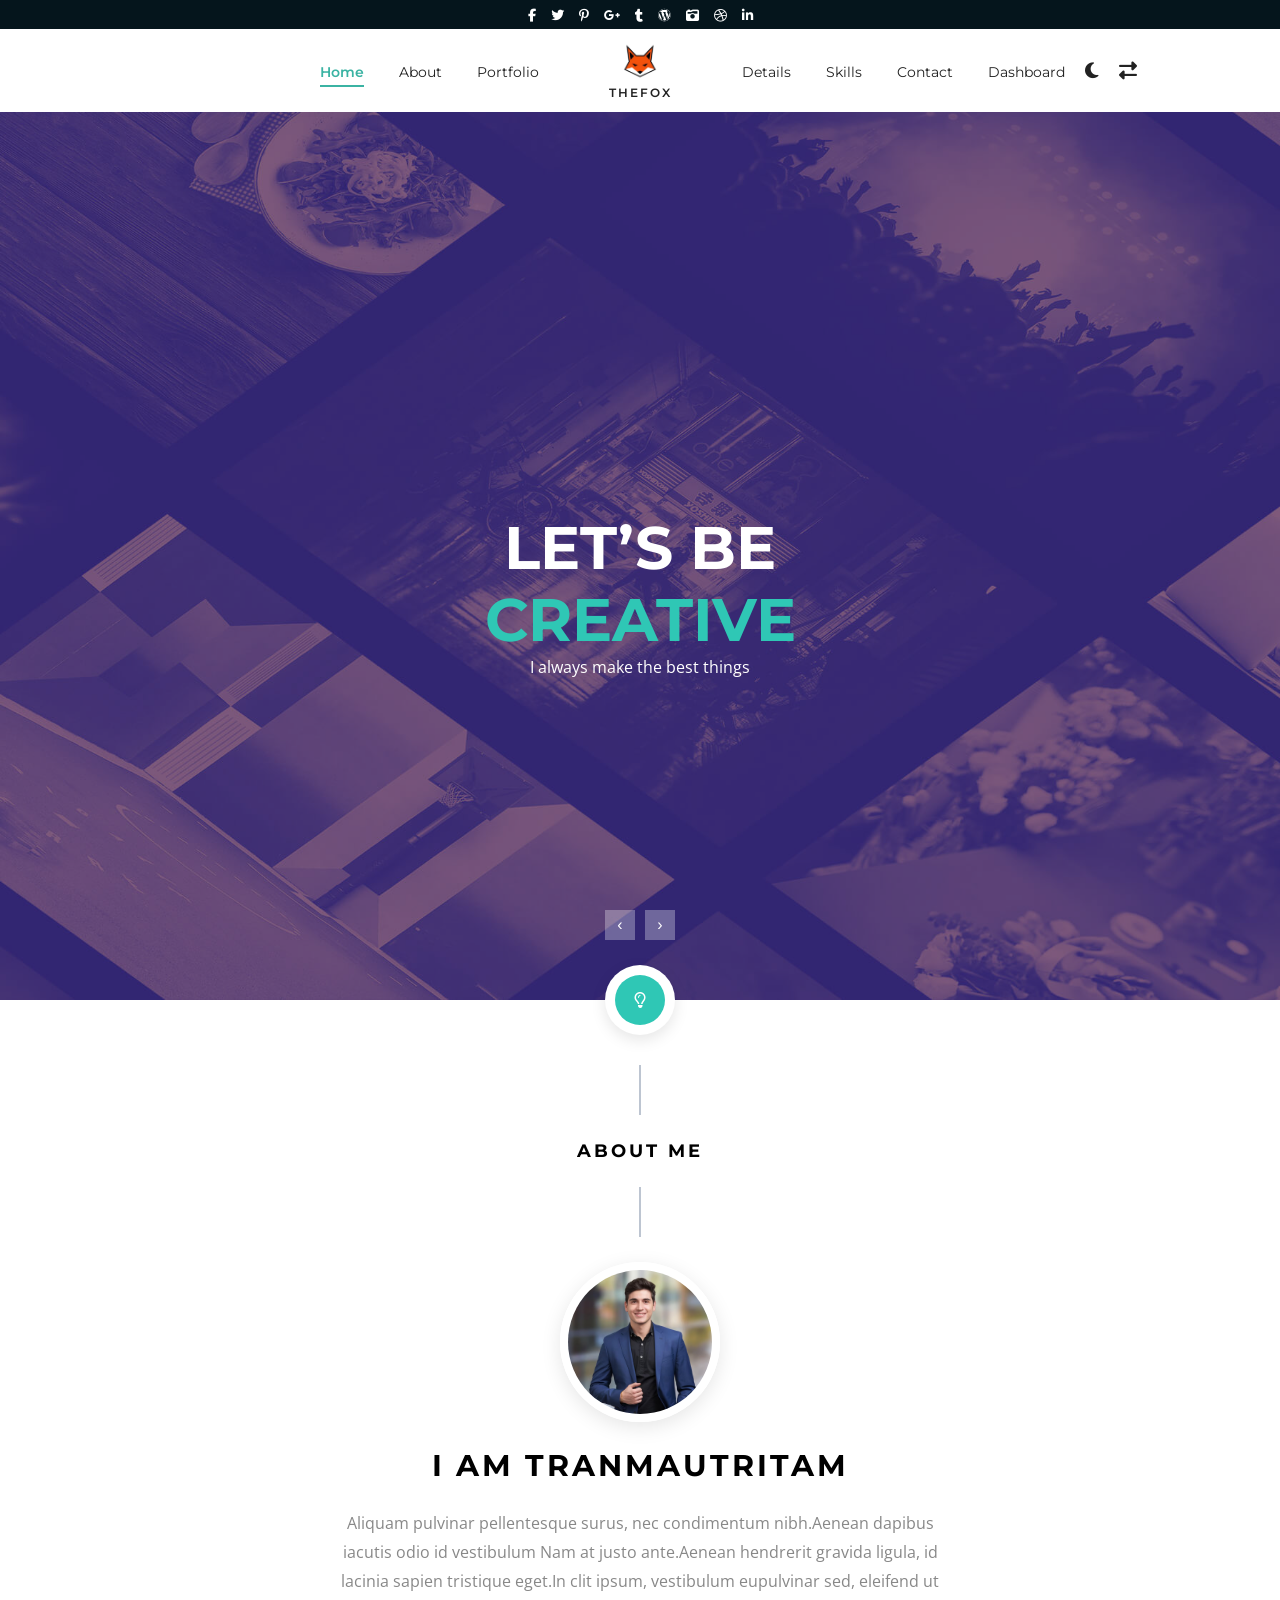
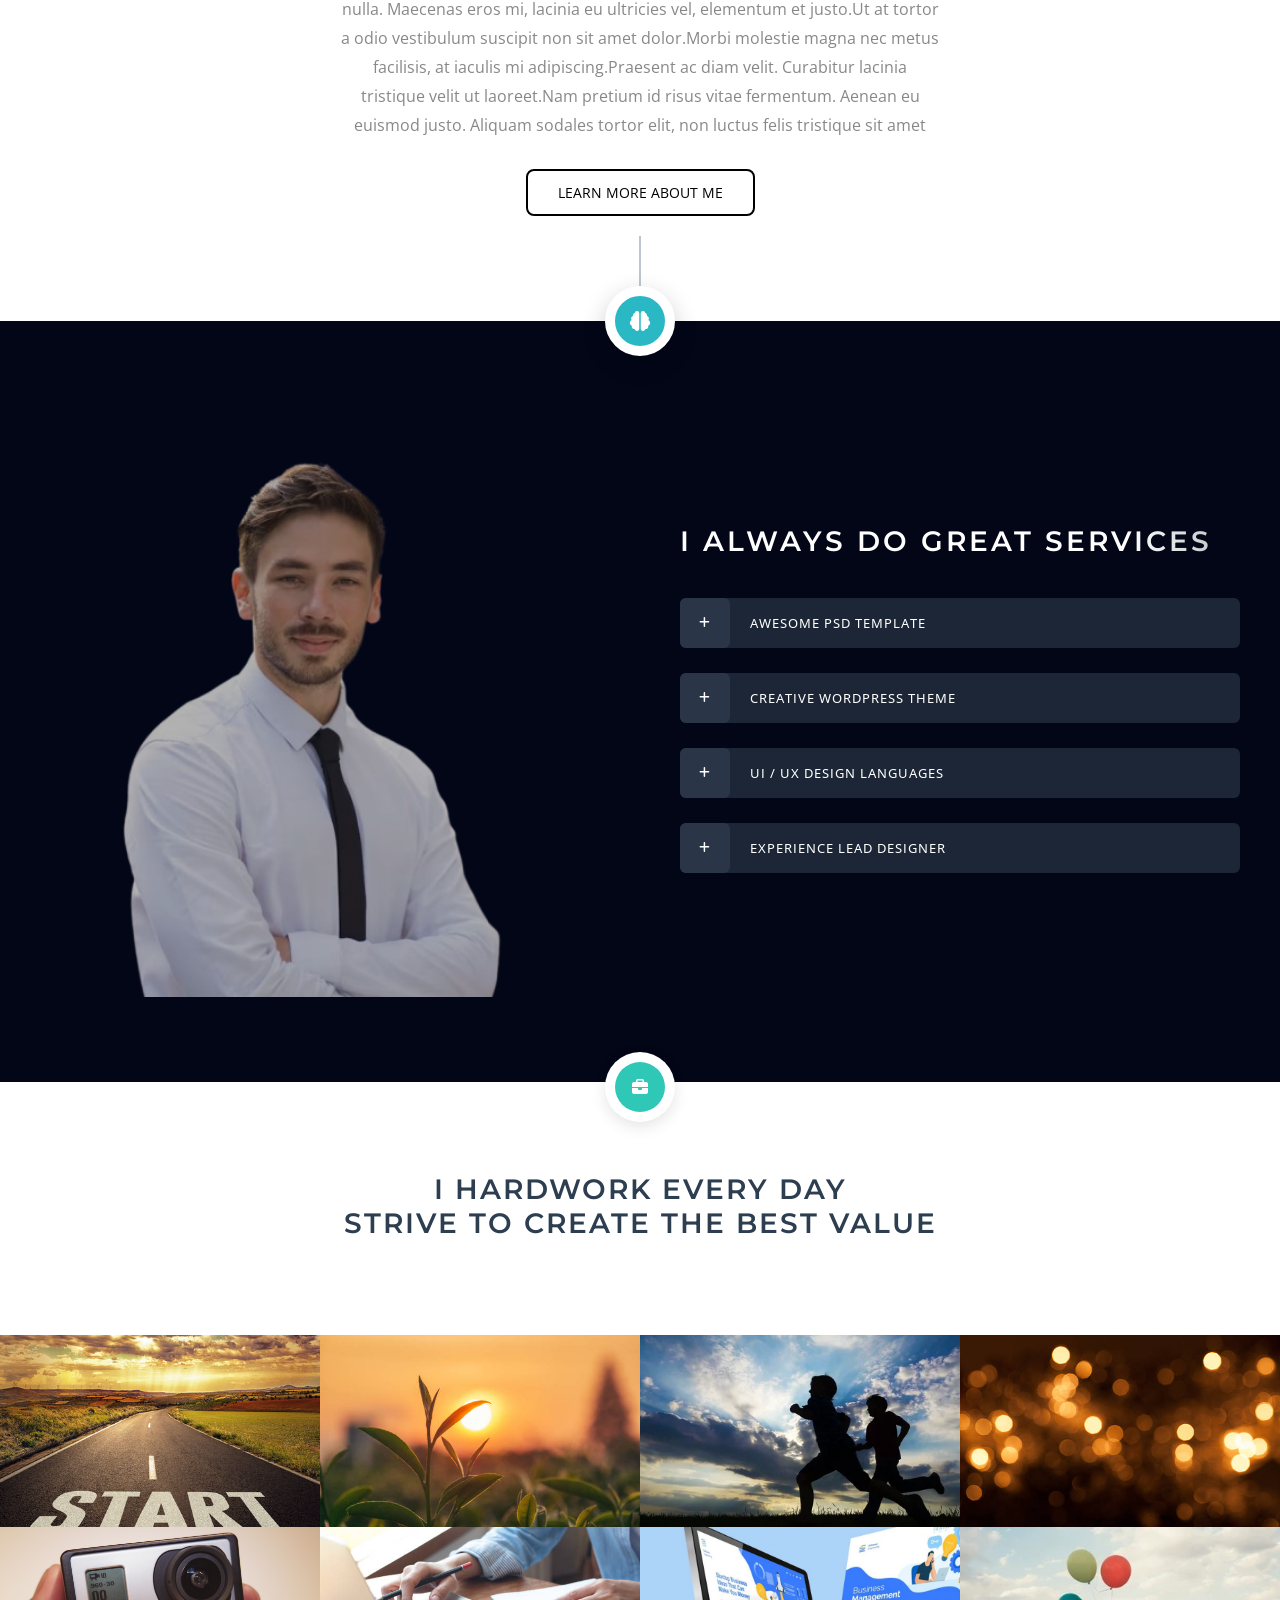
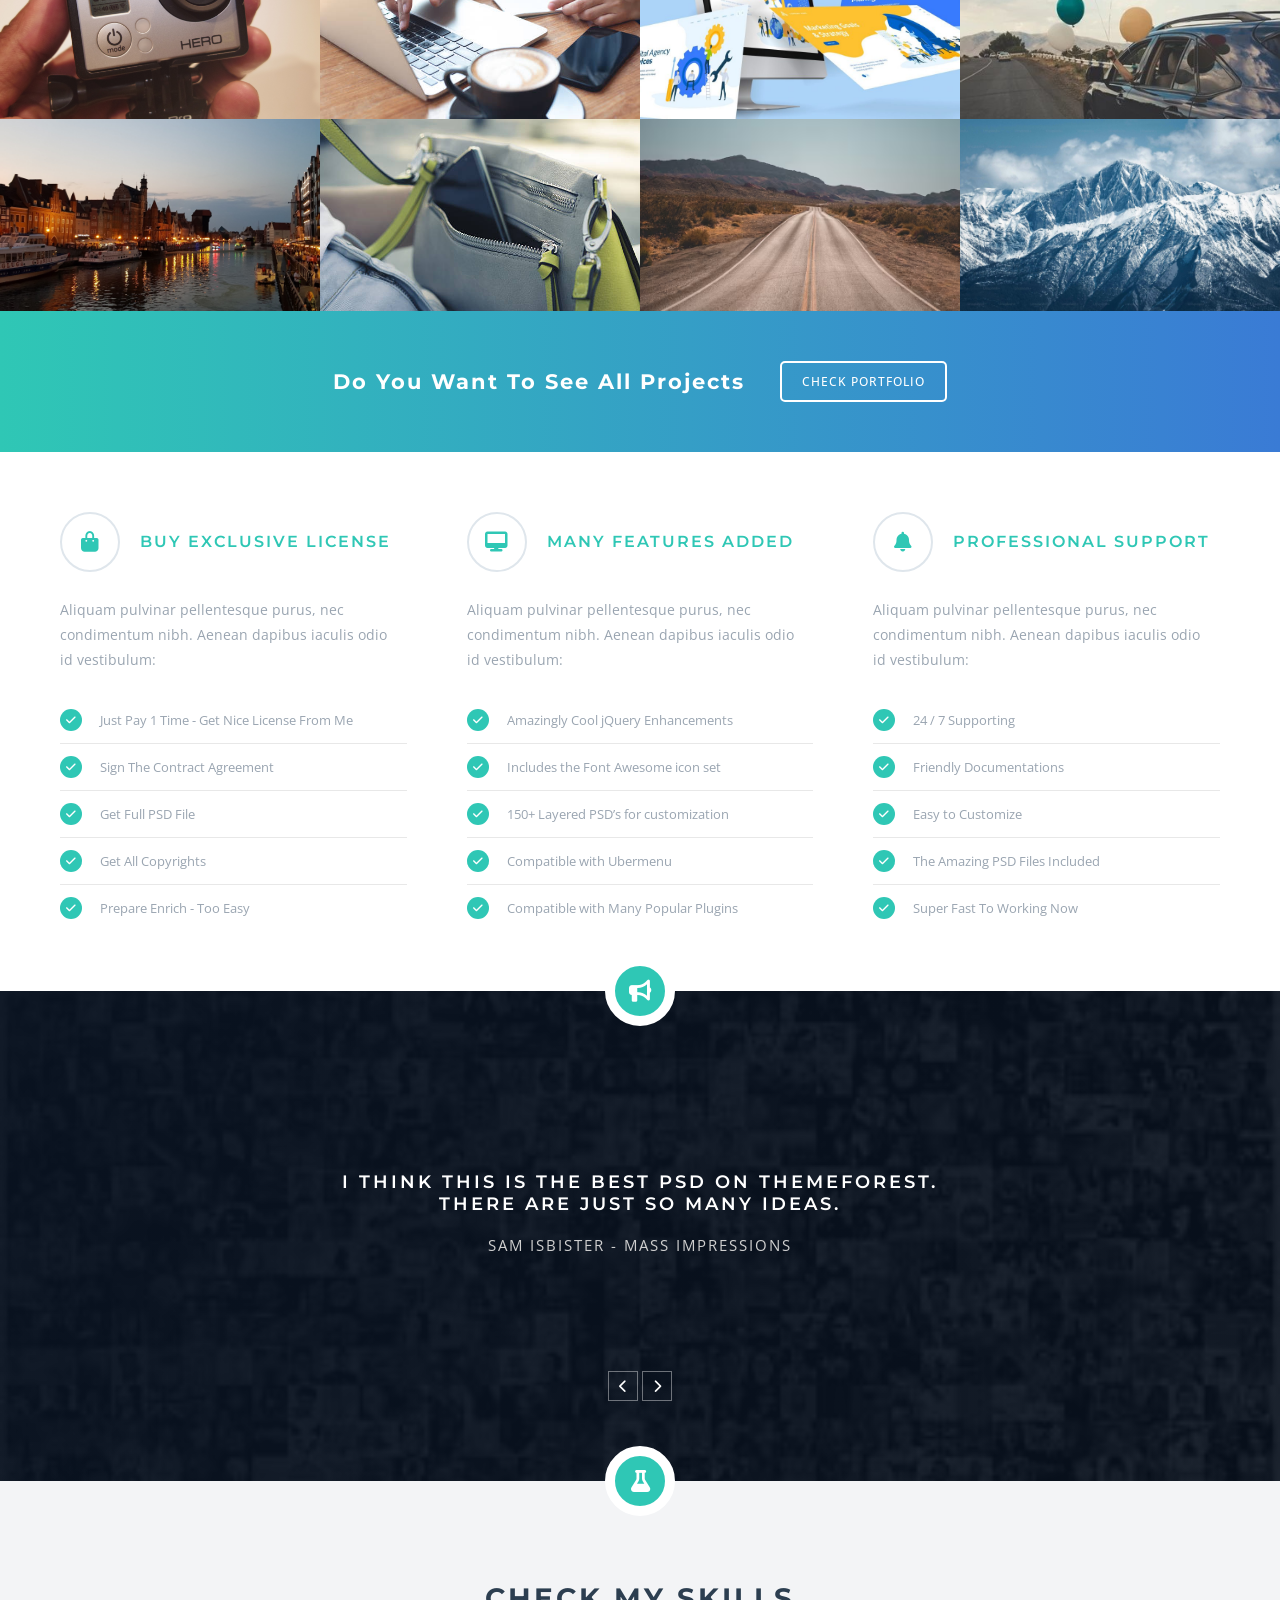
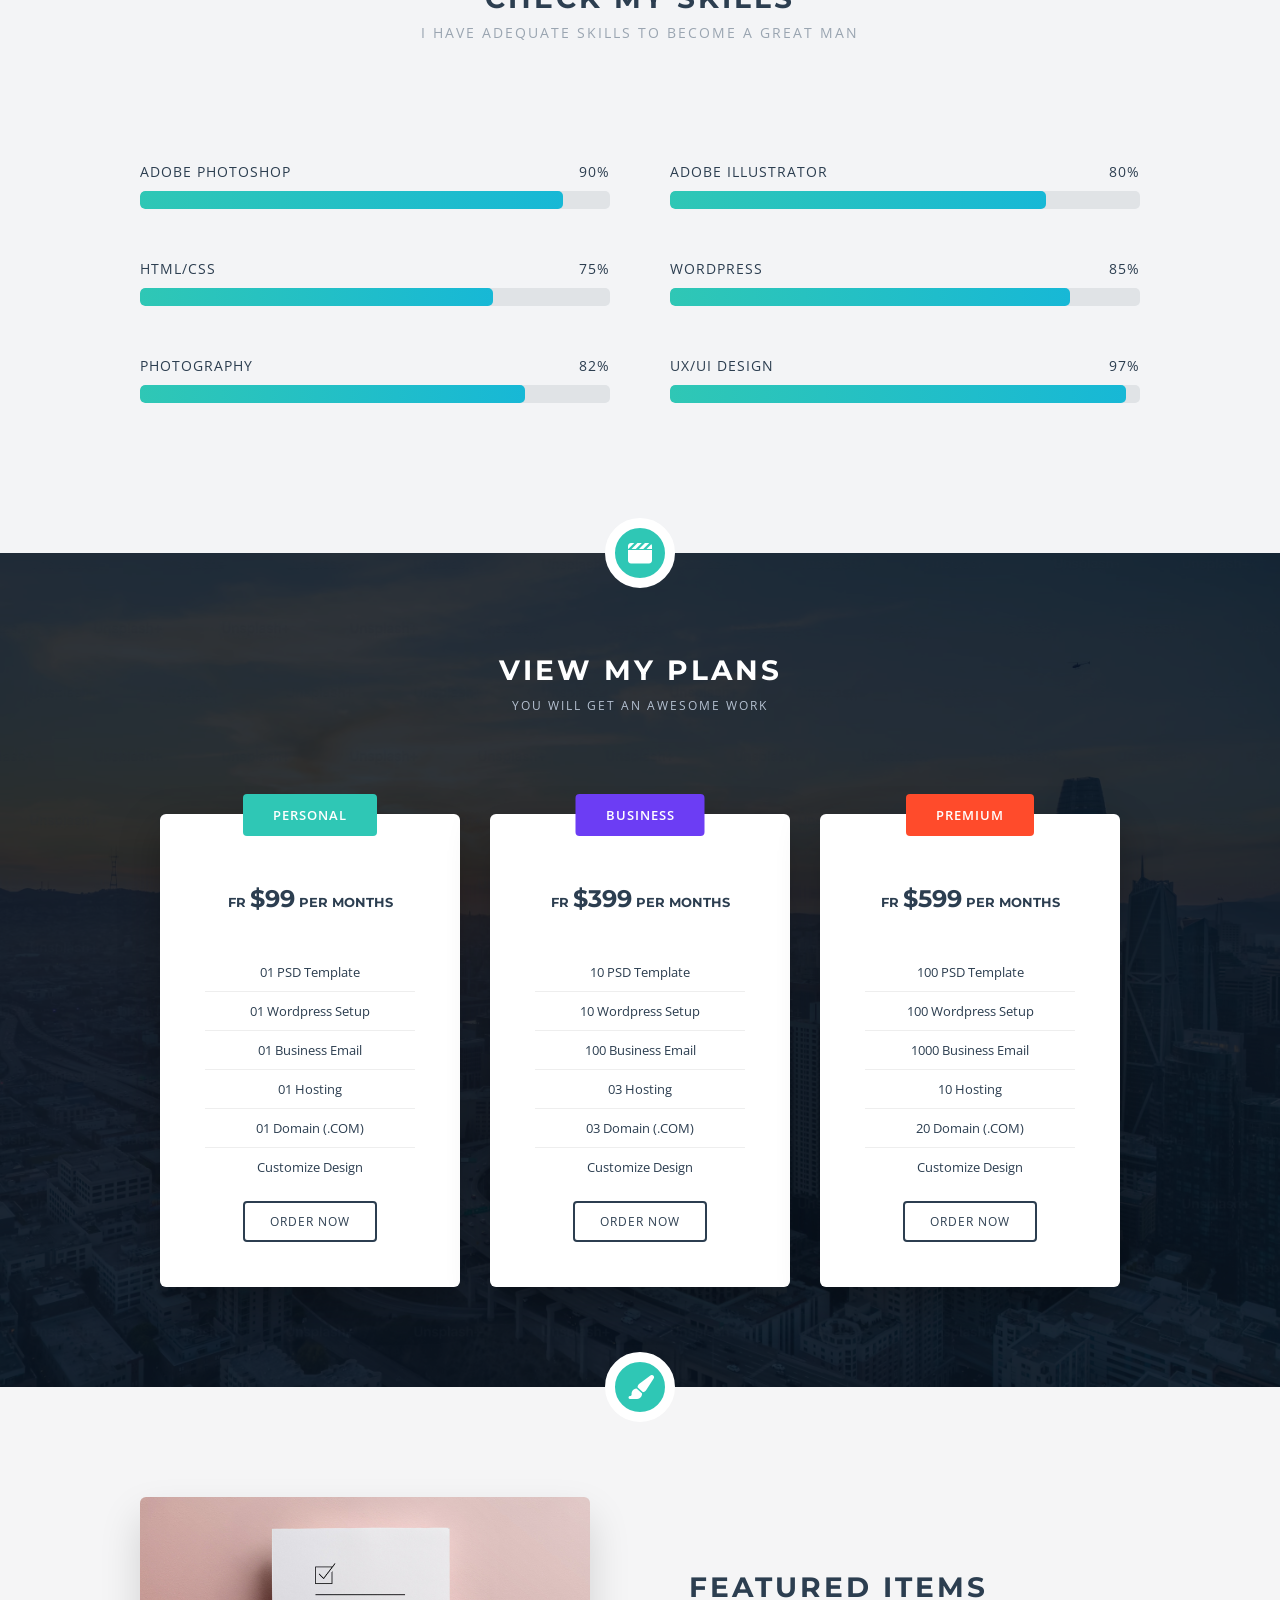
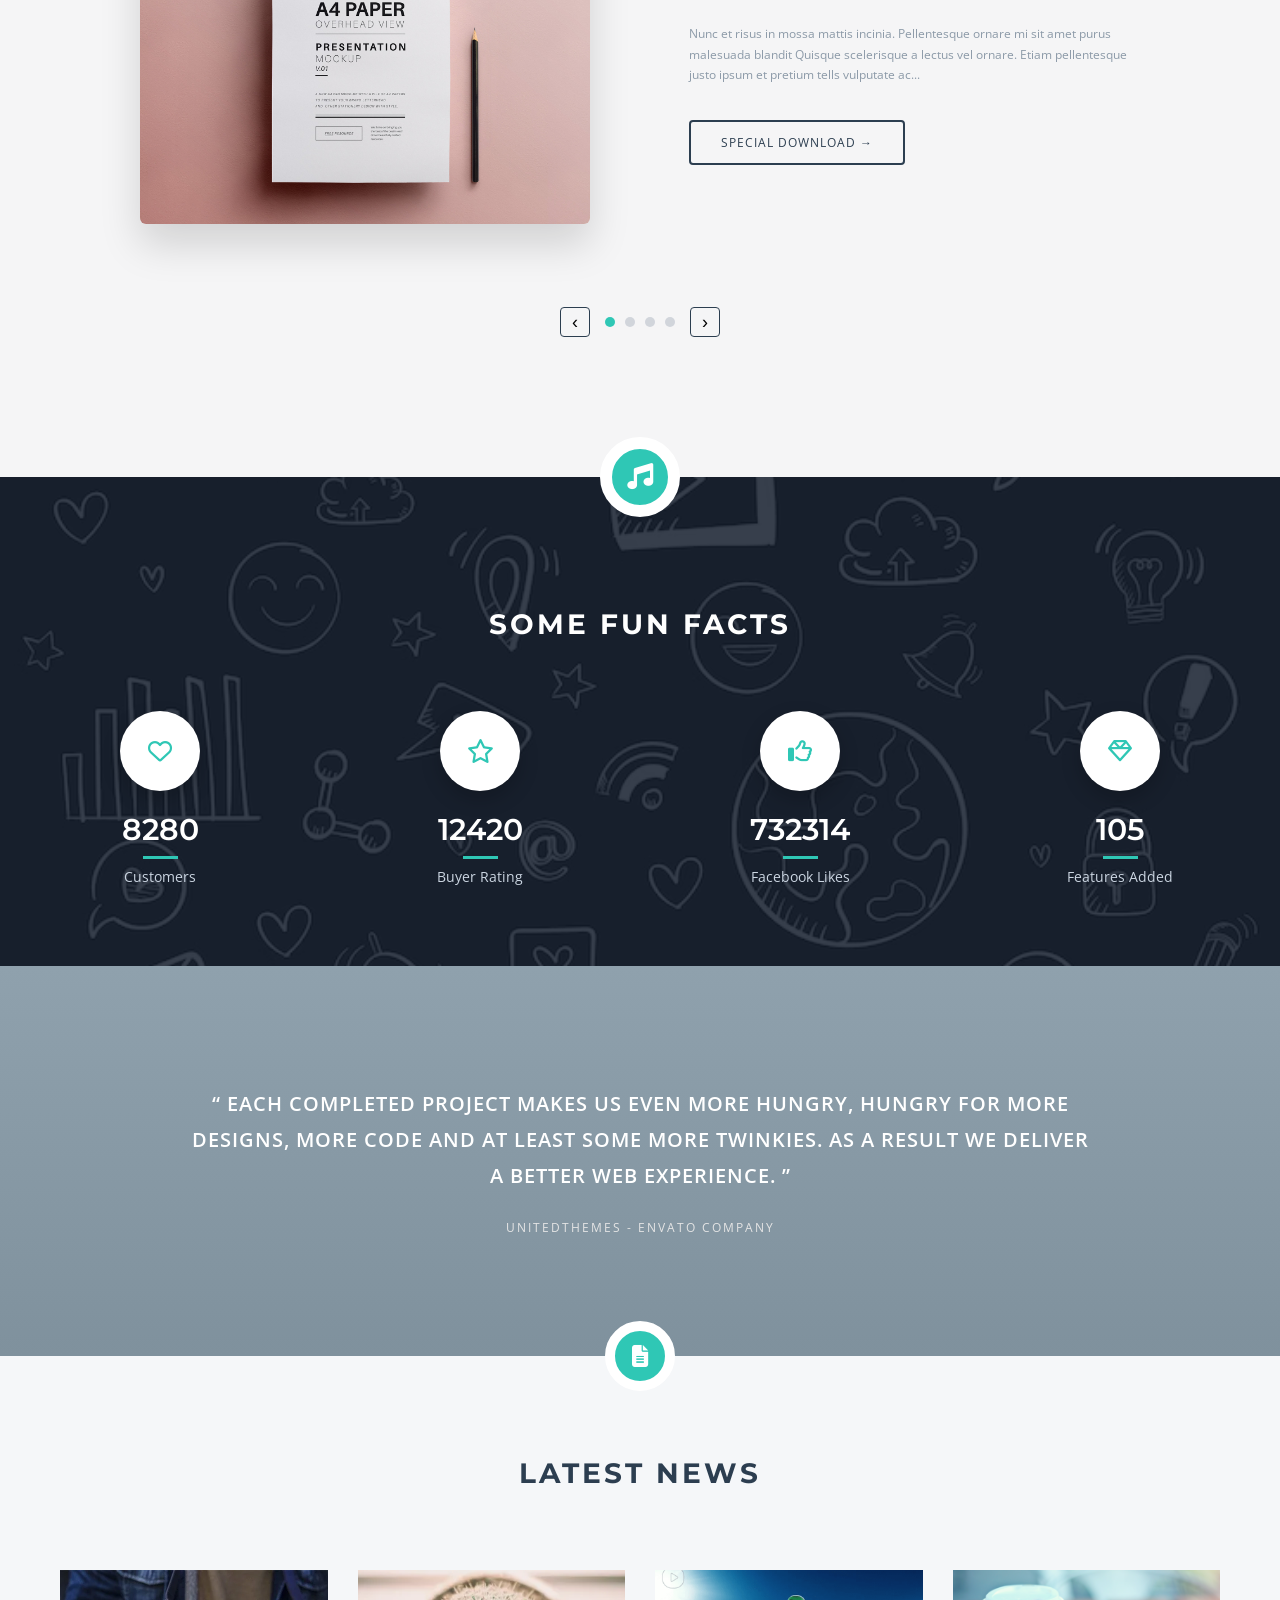
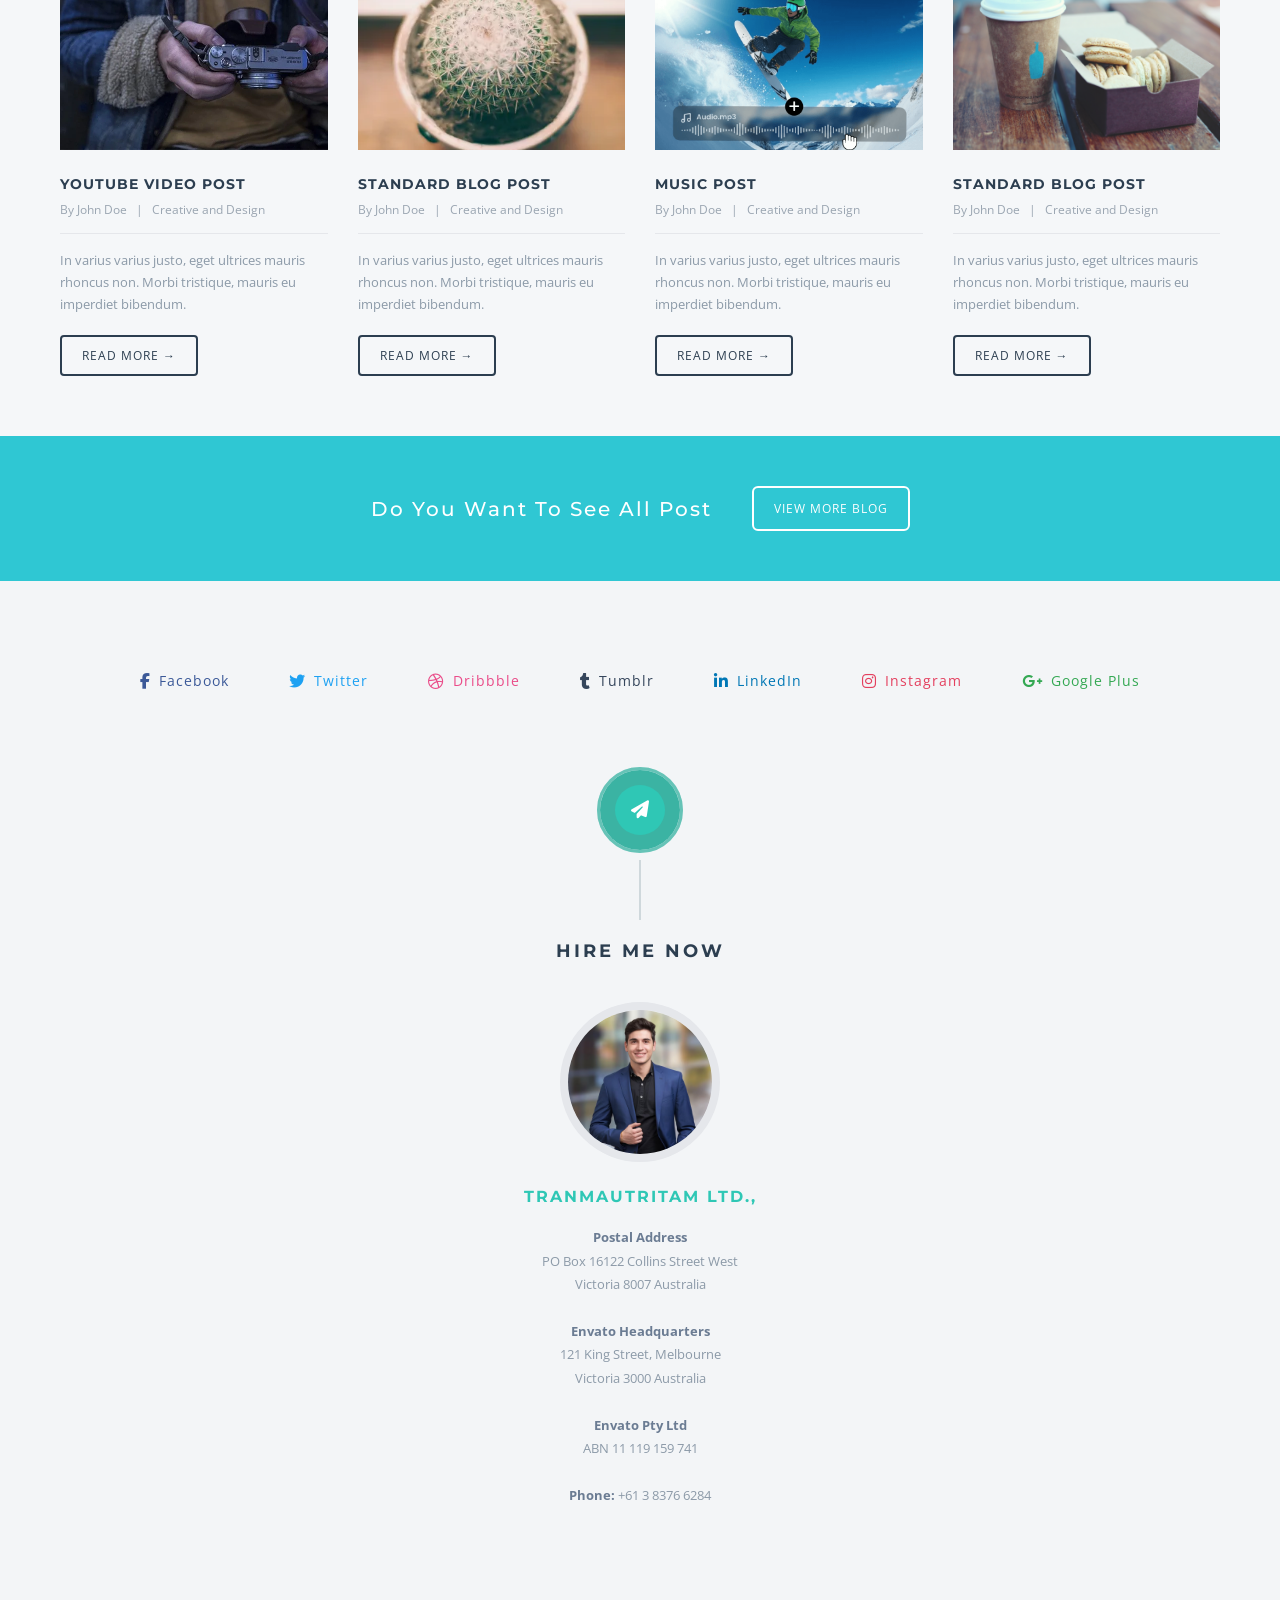
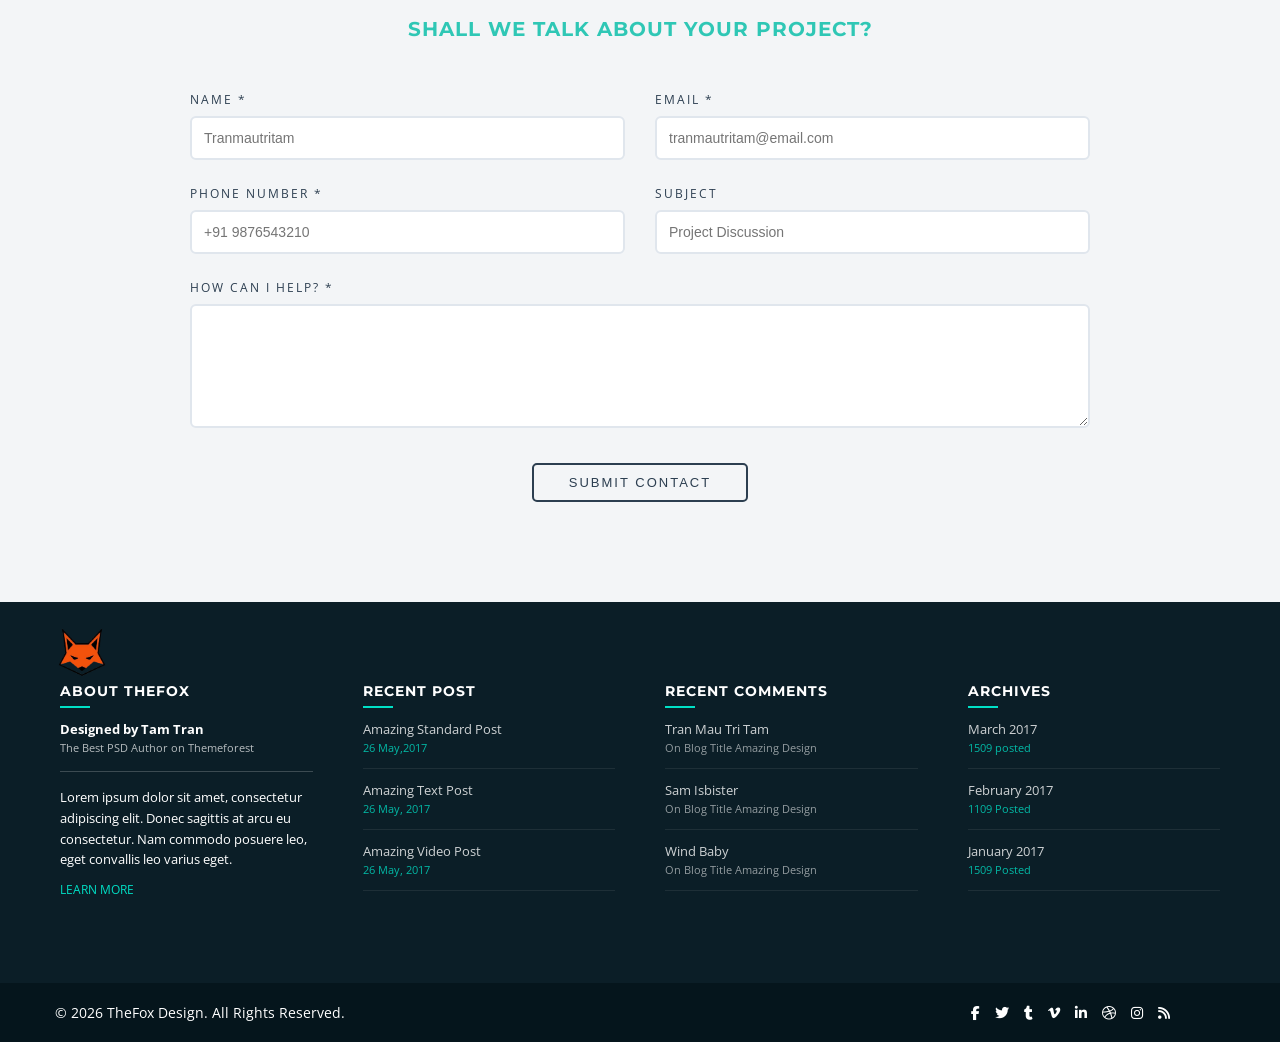
<file: index.html>
<!DOCTYPE html>
<html lang="en" dir="ltr">

<head>
    <meta charset="UTF-8" />
    <title>The Fox</title>
    <meta name="viewport" content="width=device-width, initial-scale=1.0">
    <link rel="icon" type="image/png" href="images/logo.png">
    <link rel="stylesheet" href="css/style.css">
    <link rel="stylesheet" href="https://cdnjs.cloudflare.com/ajax/libs/font-awesome/6.5.0/css/all.min.css">
    <link
        href="https://fonts.googleapis.com/css2?family=Montserrat:wght@400;600;700&family=Open+Sans:wght@400;600&display=swap"
        rel="stylesheet">
</head>

<body>
    <div class="scroll-progress"></div>
    <div class="main">
        <div class="global-container">
            <!-- HEADER TOP -->
            <div class="top-bar">
                <div class="top-social">
                    <a href="#"><i class="fab fa-facebook-f"></i></a>
                    <a href="#"><i class="fab fa-twitter"></i></a>
                    <a href="#"><i class="fab fa-pinterest-p"></i></a>
                    <a href="#"><i class="fab fa-google-plus-g"></i></a>
                    <a href="#"><i class="fab fa-tumblr"></i></a>
                    <a href="#"><i class="fab fa-wordpress"></i></a>
                    <a href="#"><i class="fas fa-camera-retro"></i></a>
                    <a href="#"><i class="fab fa-dribbble"></i></a>
                    <a href="#"><i class="fab fa-linkedin-in"></i></a>
                </div>
            </div>

            <!-- HEADER -->
            <header class="top-header">
                <nav class="nav-left">
                    <ul>
                        <li><a href="index.html" class="active">Home</a></li>
                        <li><a href="about.html">About</a></li>
                        <li><a href="portfolio.html">Portfolio</a></li>
                    </ul>
                </nav>
                <a href="index.html" class="logo">
                    <img src="images/logo.png" alt="logo">
                    <span class="logo-text">THEFOX</span>
                </a>
                <nav class="nav-right">
                    <ul>
                        <li><a href="details.html">Details</a></li>
                        <li><a href="skills.html">Skills</a></li>
                        <li><a href="contact.html">Contact</a></li>
                        <li><a href="dashboard.html">Dashboard</a></li>
                    </ul>
                    <button id="theme-toggle">
                        <i class="fa-solid fa-moon"></i>
                    </button>
                    <button id="rtl-toggle">
                        <i class="fa-solid fa-right-left"></i>
                    </button>
                </nav>
                <button class="menu-toggle">
                    <i class="fa-solid fa-bars"></i>
                </button>
                <div class="mobile-menu">
                    <a href="index.html" class="active">Home</a>
                    <a href="about.html">About</a>
                    <a href="portfolio.html">Portfolio</a>
                    <a href="details.html">Details</a>
                    <a href="skills.html">Skills</a>
                    <a href="contact.html">Contact</a>
                    <a href="dashboard.html">Dashboard</a>

                    <!-- Buttons (icons only) -->
                    <div class="mobile-actions">
                        <button id="theme-toggle-mobile">
                            <i class="fa-solid fa-moon"></i>
                        </button>
                        <button id="rtl-toggle-mobile">
                            <i class="fa-solid fa-right-left"></i>
                        </button>
                    </div>
                </div>
            </header>
            <!-- HERO SECTION -->
            <section class="hero">
                <div class="hero-slider">
                    <div class="hero-slide active">
                        <img src="images/hero1.jpg">
                        <div class="hero-content">
                            <h7 class="hero-title">
                                <span class="letsbe reveal-text">LET’S BE</span><br>
                                <span class="creative reveal-text">CREATIVE</span>
                            </h7>
                            <p class="hero-sub">I always make the best things</p>
                        </div>
                    </div>
                    <div class="hero-slide">
                        <img src="images/hero1.jpg">
                        <div class="hero-content">
                            <h7 class="hero-title">
                                <span class="letsbe reveal-text">MODERN</span> <br>
                                <span class="creative reveal-text">DESIGN</span>
                            </h7>
                            <p class="hero-sub">Clean and minimal UI</p>
                        </div>
                    </div>
                    <div class="hero-slide">
                        <img src="images/hero1.jpg">
                        <div class="hero-content">
                            <h7 class="hero-title">
                                <span class="letsbe reveal-text">AWESOME</span><br>
                                <span class="creative reveal-text">UX</span>
                            </h7>
                            <p class="hero-sub">Best user experience</p>
                        </div>
                    </div>
                </div>
                <div class="hero-controls">
                    <button class="hero-prev">‹</button>
                    <button class="hero-next">›</button>
                </div>
            </section>
            <!-- CENTER ABOUT SECTION -->
            <section class="about-center-section reveal-about">
                <div class="about-top-icon">
                    <span>
                        <i class="fa-regular fa-lightbulb"></i>
                    </span>
                </div>
                <div class="about-line"></div>
                <h2 class="about-title shine-text">ABOUT ME</h2>
                <div class="about-line bottom"></div>
                <div class="about-vertical-line"></div>
                <div class="about-profile reveal-profile">
                    <img src="images/profile.jpg" alt="profile">
                </div>
                <h3 class="about-name name-shine">I AM TRANMAUTRITAM</h3>
                <p class="about-text ">
                    Aliquam pulvinar pellentesque surus, nec condimentum nibh.Aenean dapibus iacutis odio id
                    vestibulum
                    Nam at justo ante.Aenean hendrerit gravida ligula, id lacinia sapien tristique eget.In clit
                    ipsum,
                    vestibulum eupulvinar sed, eleifend ut nulla.
                    Maecenas eros mi, lacinia eu ultricies vel, elementum et justo.Ut at tortor a odio
                    vestibulum
                    suscipit non sit amet dolor.Morbi molestie magna nec metus facilisis, at iaculis mi
                    adipiscing.Praesent ac diam velit. Curabitur
                    lacinia tristique velit ut laoreet.Nam pretium id risus vitae fermentum. Aenean eu euismod
                    justo.
                    Aliquam sodales tortor elit, non
                    luctus felis tristique sit amet
                </p>
                <a href="#" class="about-btn reveal-btn">
                    LEARN MORE ABOUT ME
                </a>
                <div class="about-btn-line"></div>
            </section>
            <!-- SERVICES SECTION -->
            <section class="services-section">
                <div class="services-top-icon">
                    <i class="fa-solid fa-brain"></i>
                </div>
                <div class="services-image reveal-left">
                    <img src="images/profile 1.jpg" alt="profile">
                </div>
                <div class="services-content reveal-right">
                    <h2 class="services-shine">I ALWAYS DO GREAT SERVICES</h2>

                    <div class="services-item">
                        <span>
                            <i class="fa-solid fa-plus"></i>
                        </span>
                        AWESOME PSD TEMPLATE
                    </div>
                    <p class="services-text">
                        Aliquam pulvinar pellentesque purus, nec condimentum nibh. Aenean dapibus iaculis odio
                        id
                        vestibulum. Nam at justo ante. Aenean hendrerit gravida ligula, id lacinia sapien
                        tristique
                        eget. In elit ipsum, vestibulum eu pulvinar sed...
                    </p>
                    <div class="services-item">
                        <span>
                            <i class="fa-solid fa-plus"></i>
                        </span>
                        CREATIVE WORDPRESS THEME
                    </div>

                    <p class="services-text">
                        Aliquam pulvinar pellentesque purus, nec condimentum nibh. Aenean dapibus iaculis odio
                        id
                        vestibulum. Nam at justo ante. Aenean hendrerit gravida ligula, id lacinia sapien
                        tristique
                        eget. In elit ipsum, vestibulum eu pulvinar sed...
                    </p>

                    <div class="services-item">
                        <span>
                            <i class="fa-solid fa-plus"></i>
                        </span>
                        UI / UX DESIGN LANGUAGES
                    </div>
                    <p class="services-text">
                        Aliquam pulvinar pellentesque purus, nec condimentum nibh. Aenean dapibus iaculis odio
                        id
                        vestibulum. Nam at justo ante. Aenean hendrerit gravida ligula, id lacinia sapien
                        tristique
                        eget. In elit ipsum, vestibulum eu pulvinar sed...
                    </p>
                    <div class="services-item">
                        <span>
                            <i class="fa-solid fa-plus"></i>
                        </span>
                        EXPERIENCE LEAD DESIGNER
                    </div>
                    <p class="services-text">
                        Aliquam pulvinar pellentesque purus, nec condimentum nibh. Aenean dapibus iaculis odio
                        id
                        vestibulum. Nam at justo ante. Aenean hendrerit gravida ligula, id lacinia sapien
                        tristique
                        eget. In elit ipsum, vestibulum eu pulvinar sed...
                    </p>
                </div>
            </section>
            <!-- WORK SECTION -->
            <section class="work-section">
                <div class="work-top-icon">
                    <span>
                        <i class="fa-solid fa-briefcase"></i>
                    </span>
                </div>
                <h2 class="work-title reveal bottom">
                    I HARDWORK EVERY DAY <br>
                    STRIVE TO CREATE THE BEST VALUE
                </h2>
            </section>
            <section class="portfolio">
                <div class="portfolio-grid">
                    <div class="item reveal"><img src="images/work1.jpg"></div>
                    <div class="item reveal"><img src="images/work2.jpg"></div>
                    <div class="item reveal"><img src="images/work3.jpg"></div>
                    <div class="item reveal"><img src="images/work4.jpg"></div>
                    <div class="item reveal"><img src="images/work5.jpg"></div>
                    <div class="item reveal"><img src="images/work6.jpg"></div>
                    <div class="item reveal"><img src="images/work7.jpg"></div>
                    <div class="item reveal"><img src="images/work8.jpg"></div>
                    <div class="item reveal"><img src="images/work9.jpg"></div>
                    <div class="item reveal"><img src="images/work10.jpg"></div>
                    <div class="item reveal"><img src="images/work11.jpg"></div>
                    <div class="item reveal"><img src="images/work12.jpg"></div>
                </div>
            </section>
            <!-- CTA SCETION -->
            <section class="cta-section reveal">
                <h3>Do You Want To See All Projects</h3>
                <a href="#" class="cta-btn">CHECK PORTFOLIO</a>
            </section>
            <!-- FEATURES SECTION -->
            <section class="features-section">
                <div class="features-box reveal">
                    <div class="features-header">
                        <span class="icon-circle">
                            <i class="fa-solid fa-bag-shopping"></i>
                        </span>
                        <h4>BUY EXCLUSIVE LICENSE</h4>
                    </div>
                    <p class="features-desc">
                        Aliquam pulvinar pellentesque purus, nec condimentum nibh.
                        Aenean dapibus iaculis odio id vestibulum:
                    </p>
                    <ul class="service-list">
                        <li>
                            <span class="tick-blue">
                                <i class="fa-solid fa-check"></i>
                            </span>
                            Just Pay 1 Time - Get Nice License From Me
                        </li>
                        <li>
                            <span class="tick-blue">
                                <i class="fa-solid fa-check"></i>
                            </span>
                            Sign The Contract Agreement
                        </li>
                        <li>
                            <span class="tick-blue">
                                <i class="fa-solid fa-check"></i>
                            </span>
                            Get Full PSD File
                        </li>
                        <li>
                            <span class="tick-blue">
                                <i class="fa-solid fa-check"></i>
                            </span>
                            Get All Copyrights
                        </li>
                        <li>
                            <span class="tick-blue">
                                <i class="fa-solid fa-check"></i>
                            </span>
                            Prepare Enrich - Too Easy
                        </li>
                    </ul>
                </div>

                <div class="features-box reveal">
                    <div class="features-header">
                        <span class="icon-circle">
                            <i class="fa-solid fa-desktop"></i>
                        </span>

                        <h4>MANY FEATURES ADDED</h4>
                    </div>
                    <p class="features-desc">
                        Aliquam pulvinar pellentesque purus, nec condimentum nibh. Aenean dapibus iaculis odio
                        id vestibulum:
                    </p>
                    <ul class="features-list">
                        <li>
                            <span class="tick-blue">
                                <i class="fa-solid fa-check"></i>
                            </span>
                            Amazingly Cool jQuery Enhancements
                        </li>

                        <li>
                            <span class="tick-blue">
                                <i class="fa-solid fa-check"></i>
                            </span>
                            Includes the Font Awesome icon set
                        </li>

                        <li>
                            <span class="tick-blue">
                                <i class="fa-solid fa-check"></i>
                            </span>
                            150+ Layered PSD’s for customization
                        </li>

                        <li>
                            <span class="tick-blue">
                                <i class="fa-solid fa-check"></i>
                            </span>
                            Compatible with Ubermenu
                        </li>

                        <li>
                            <span class="tick-blue">
                                <i class="fa-solid fa-check"></i>
                            </span>
                            Compatible with Many Popular Plugins
                        </li>
                    </ul>
                </div>

                <div class="features-box reveal">
                    <div class="features-header">
                        <span class="icon-circle">
                            <i class="fa-solid fa-bell"></i>
                        </span>

                        <h4>PROFESSIONAL SUPPORT</h4>
                    </div>
                    <p class="features-desc">
                        Aliquam pulvinar pellentesque purus, nec condimentum nibh. Aenean dapibus iaculis odio
                        id vestibulum:
                    </p>
                    <ul class="support-list">
                        <li>
                            <span class="tick-blue">
                                <i class="fa-solid fa-check"></i>
                            </span>
                            24 / 7 Supporting
                        </li>

                        <li>
                            <span class="tick-blue">
                                <i class="fa-solid fa-check"></i>
                            </span>
                            Friendly Documentations
                        </li>

                        <li>
                            <span class="tick-blue">
                                <i class="fa-solid fa-check"></i>
                            </span>
                            Easy to Customize
                        </li>

                        <li>
                            <span class="tick-blue">
                                <i class="fa-solid fa-check"></i>
                            </span>
                            The Amazing PSD Files Included
                        </li>

                        <li>
                            <span class="tick-blue">
                                <i class="fa-solid fa-check"></i>
                            </span>
                            Super Fast To Working Now
                        </li>
                    </ul>
                </div>
            </section>
            <!-- TESTIMONAL SECTION -->
            <section class="testimonial-section">
                <div class="testimonial-top-icon">
                    <i class="fa-solid fa-bullhorn"></i>
                </div>
                <div class="testimonial-overlay"></div>
                <div class="testimonial-content">

                    <div class="testimonial-slider">

                        <div class="testimonial-slide active">
                            <h2 class="reveal-up">

                                I THINK THIS IS THE BEST PSD ON THEMEFOREST.
                                THERE ARE JUST SO MANY IDEAS.
                            </h2>
                            <p class="author reveal-up">
                                SAM ISBISTER - MASS IMPRESSIONS
                            </p>
                        </div>

                        <div class="testimonial-slide">
                            <h2>
                                AMAZING DESIGN AND PERFECT ORGANIZATION.
                                REALLY IMPRESSED WITH THE QUALITY.
                            </h2>
                            <p class="author">JOHN DOE</p>
                        </div>

                        <div class="testimonial-slide">
                            <h2>
                                VERY CLEAN UI AND EASY TO CUSTOMIZE.
                                HIGHLY RECOMMENDED!
                            </h2>
                            <p class="author">DESIGNER TEAM</p>
                        </div>

                    </div>
                    <div class="testimonial-nav">
                        <button class="prev-btn"><i class="fa-solid fa-chevron-left"></i></button>
                        <button class="next-btn"><i class="fa-solid fa-chevron-right"></i></button>
                    </div>
                </div>
                <div class="testimonial-bottom-icon">
                    <i class="fa-solid fa-flask"></i>
                </div>
            </section>
            <!-- SKILLS SECTION -->
            <section class="skills-section">
                <div class="skills-header">
                    <h2>CHECK MY SKILLS</h2>
                    <p>I HAVE ADEQUATE SKILLS TO BECOME A GREAT MAN</p>
                </div>
                <div class="skills-column-wrapper">
                    <div class="skills-column">
                        <div class="skill">
                            <div class="skill-title"> <span>ADOBE PHOTOSHOP</span> <span>90%</span> </div>
                            <div class="skill-bar">
                                <div class="skill-fill" data-width="90%"></div>
                            </div>
                        </div>
                        <div class="skill">
                            <div class="skill-title"> <span>HTML/CSS</span> <span>75%</span> </div>
                            <div class="skill-bar">
                                <div class="skill-fill " data-width="75%"></div>
                            </div>
                        </div>
                        <div class="skill">
                            <div class="skill-title"> <span>PHOTOGRAPHY</span> <span>82%</span> </div>
                            <div class="skill-bar">
                                <div class="skill-fill " data-width="82%"></div>
                            </div>
                        </div>
                    </div>
                    <div class="skills-column">
                        <div class="skill">
                            <div class="skill-title"> <span>ADOBE ILLUSTRATOR</span> <span>80%</span> </div>
                            <div class="skill-bar">
                                <div class="skill-fill" data-width="80%"></div>
                            </div>
                        </div>
                        <div class="skill">
                            <div class="skill-title"> <span>WORDPRESS</span> <span>85%</span> </div>
                            <div class="skill-bar">
                                <div class="skill-fill " data-width="85%"></div>
                            </div>
                        </div>
                        <div class="skill">
                            <div class="skill-title"> <span>UX/UI DESIGN</span> <span>97%</span> </div>
                            <div class="skill-bar">
                                <div class="skill-fill" data-width="97%"></div>
                            </div>
                        </div>
                    </div>
                </div>
            </section>

            <!-- PRICING SECTION -->
            <section class="pricing-section">
                <div class="pricing-top-icon">
                    <i class="fa-solid fa-clapperboard"></i>
                </div>
                <div class="pricing-overlay"></div>
                <div class="pricing-content">
                    <h2>VIEW MY PLANS</h2>
                    <p>YOU WILL GET AN AWESOME WORK</p>
                    <div class="pricing-cards">
                        <div class="pricing-card">
                            <div class="plan-label personal">PERSONAL</div>
                            <h3>FR <span>$99</span> PER MONTHS</h3>

                            <ul>
                                <li>01 PSD Template</li>
                                <li>01 Wordpress Setup</li>
                                <li>01 Business Email</li>
                                <li>01 Hosting</li>
                                <li>01 Domain (.COM)</li>
                                <li>Customize Design</li>
                            </ul>

                            <a href="#" class="btn-outline">ORDER NOW</a>
                        </div>
                        <div class="pricing-card ">
                            <div class="plan-label business">BUSINESS</div>
                            <h3>FR <span>$399</span> PER MONTHS</h3>

                            <ul>
                                <li>10 PSD Template</li>
                                <li>10 Wordpress Setup</li>
                                <li>100 Business Email</li>
                                <li>03 Hosting</li>
                                <li>03 Domain (.COM)</li>
                                <li>Customize Design</li>
                            </ul>

                            <a href="#" class="btn-outline">ORDER NOW</a>
                        </div>
                        <div class="pricing-card">
                            <div class="plan-label premium">PREMIUM</div>
                            <h3>FR <span>$599</span> PER MONTHS</h3>

                            <ul>
                                <li>100 PSD Template</li>
                                <li>100 Wordpress Setup</li>
                                <li>1000 Business Email</li>
                                <li>10 Hosting</li>
                                <li>20 Domain (.COM)</li>
                                <li>Customize Design</li>
                            </ul>

                            <a href="#" class="btn-outline">ORDER NOW</a>
                        </div>
                    </div>
                </div>
                <div class="pricing-bottom-icon">
                    <i class="fa-solid fa-paintbrush"></i>
                </div>
            </section>
            <!-- FEATURED SECTION -->
            <section class="featured-section">
                <div class="featured-slider">
                    <div class="featured-slide active">
                        <div class="featured-image reveal-left">
                            <img src="images/a4-mockup.jpg">
                        </div>
                        <div class="featured-content reveal-right">
                            <h2>FEATURED ITEMS</h2>
                            <p> Nunc et risus in mossa mattis incinia. Pellentesque ornare mi sit amet purus
                                malesuada
                                blandit Quisque scelerisque a lectus vel ornare. Etiam pellentesque justo ipsum
                                et pretium tells vulputate ac...
                            </p>
                            <a href="#" class="featured-btn">SPECIAL DOWNLOAD →</a>
                        </div>
                    </div>
                    <div class="featured-slide">
                        <div class="featured-image">
                            <img src="images/featured1.jpg">
                        </div>
                        <div class="featured-content">
                            <h2>MODERN DESIGN</h2>
                            <p>Nunc et risus in mossa mattis incinia. Pellentesque ornare mi sit amet purus
                                malesuada
                                blandit Quisque scelerisque a lectus vel ornare. Etiam pellentesque justo ipsum
                                et Etiam pellentesque justo ipsum Pellentesque ornare mi sit amet
                            </p>
                            <a href="#" class="featured-btn">VIEW DETAILS →</a>
                        </div>
                    </div>
                    <div class="featured-slide">
                        <div class="featured-image">
                            <img src="images/featured2.jpg">
                        </div>
                        <div class="featured-content">
                            <h2>CREATIVE UI</h2>
                            <p>Nunc et risus in mossa mattis incinia. Pellentesque ornare mi sit amet purus
                                malesuada
                                blandit Quisque scelerisque a lectus vel ornare. Etiam pellentesque justo ipsum
                                et
                                pretium tells vulputate ac...
                            </p>
                            <a href="#" class="featured-btn">EXPLORE →</a>
                        </div>
                    </div>
                    <div class="featured-slide">
                        <div class="featured-image">
                            <img src="images/featured3.jpg">
                        </div>
                        <div class="featured-content">
                            <h2>AWESOME UX</h2>
                            <p>Nunc et risus in mossa mattis incinia. Pellentesque ornare mi sit amet purus
                                malesuada
                                blandit Quisque scelerisque a lectus vel ornare. Etiam pellentesque justo ipsum
                                et
                                pretium tells vulputate ac...
                            </p>
                            <a href="#" class="featured-btn">LEARN MORE →</a>
                        </div>
                    </div>

                </div>
                <div class="featured-controls">
                    <button class="featured-prev">‹</button>
                    <div class="dots">
                        <span class="dot active"></span>
                        <span class="dot"></span>
                        <span class="dot"></span>
                        <span class="dot"></span>
                    </div>
                    <button class="featured-next">›</button>
                </div>
            </section>
            <!-- FUNFACTS SECTION -->
            <section class="funfacts-section">
                <div class="funfacts-top-icon">
                    <i class="fa-solid fa-music"></i>
                </div>
                <div class="funfacts-overlay"></div>
                <h2>SOME FUN FACTS</h2>
                <div class="facts-grid">
                    <div class="fact-box">
                        <div class="fact-icon">
                            <i class="fa-regular fa-heart"></i>
                        </div>
                        <h3 class="counter" data-target="18000">0</h3>
                        <span class="fact-line"></span>
                        <p>Customers</p>
                    </div>

                    <div class="fact-box">
                        <div class="fact-icon">
                            <i class="fa-regular fa-star"></i>
                        </div>
                        <h3 class="counter" data-target="27000">0</h3>
                        <span class="fact-line"></span>
                        <p>Buyer Rating</p>
                    </div>

                    <div class="fact-box">
                        <div class="fact-icon">
                            <i class="fa-regular fa-thumbs-up"></i>
                        </div>
                        <h3 class="counter" data-target="1591989">0</h3>
                        <span class="fact-line"></span>
                        <p>Facebook Likes</p>
                    </div>

                    <div class="fact-box">
                        <div class="fact-icon">
                            <i class="fa-regular fa-gem"></i>
                        </div>
                        <h3 class="counter" data-target="230">0</h3>
                        <span class="fact-line"></span>
                        <p>Features Added</p>
                    </div>
                </div>
            </section>
            <!-- QUOTE SECTION -->
            <section class="quote-section">

                <div class="quote-content">
                    <p class="quote-text">
                        “ EACH COMPLETED PROJECT MAKES US EVEN MORE HUNGRY,
                        HUNGRY FOR MORE DESIGNS, MORE CODE AND AT LEAST SOME MORE TWINKIES.
                        AS A RESULT WE DELIVER A BETTER WEB EXPERIENCE. ”
                    </p>

                    <p class="quote-author">
                        UNITEDTHEMES - ENVATO COMPANY
                    </p>
                </div>

                <div class="quote-icon">
                    <i class="fa-solid fa-file-lines"></i>
                </div>

            </section>
            <!-- NEWS SECTION -->
            <section class="news-section">
                <h2 class="news-title">LATEST NEWS</h2>
                <div class="news-card reveal-news">
                    <img src="images/news1.jpg" alt="">
                    <h4>YOUTUBE VIDEO POST</h4>
                    <p class="meta">By John Doe &nbsp; | &nbsp; Creative and Design</p>
                    <div class="line"></div>
                    <p class="desc">
                        In varius varius justo, eget ultrices mauris rhoncus non.
                        Morbi tristique, mauris eu imperdiet bibendum.
                    </p>
                    <a href="#" class="news-btn">READ MORE →</a>
                </div>
                <div class="news-card reveal-news">
                    <img src="images/news2.jpg" alt="">
                    <h4>STANDARD BLOG POST</h4>
                    <p class="meta">By John Doe &nbsp; | &nbsp; Creative and Design</p>
                    <div class="line"></div>
                    <p class="desc">
                        In varius varius justo, eget ultrices mauris rhoncus non.
                        Morbi tristique, mauris eu imperdiet bibendum.
                    </p>
                    <a href="#" class="news-btn">READ MORE →</a>
                </div>
                <div class="news-card reveal-news">
                    <img src="images/news3.jpg" alt="">
                    <h4>MUSIC POST</h4>
                    <p class="meta">By John Doe &nbsp; | &nbsp; Creative and Design</p>
                    <div class="line"></div>
                    <p class="desc">
                        In varius varius justo, eget ultrices mauris rhoncus non.
                        Morbi tristique, mauris eu imperdiet bibendum.
                    </p>
                    <a href="#" class="news-btn filled">READ MORE →</a>
                </div>
                <div class="news-card reveal-news">
                    <img src="images/news4.jpg" alt="">
                    <h4>STANDARD BLOG POST</h4>
                    <p class="meta">By John Doe &nbsp; | &nbsp; Creative and Design</p>
                    <div class="line"></div>
                    <p class="desc">
                        In varius varius justo, eget ultrices mauris rhoncus non.
                        Morbi tristique, mauris eu imperdiet bibendum.
                    </p>
                    <a href="#" class="news-btn">READ MORE →</a>
                </div>
            </section>
            <section class="blog-cta reveal-cta">
                <h3>Do You Want To See All Post</h3>
                <a href="#" class="blog-cta-btn">VIEW MORE BLOG</a>
            </section>
            <!-- SOCIAL STRIP SECTION -->
            <section class="social-strip reveal-social">
                <a href="#" class="social-item"><i class="fab fa-facebook-f"></i> Facebook</a>
                <a href="#" class="social-item"><i class="fab fa-twitter"></i> Twitter</a>
                <a href="#" class="social-item"><i class="fab fa-dribbble"></i> Dribbble</a>
                <a href="#" class="social-item"><i class="fab fa-tumblr"></i> Tumblr</a>
                <a href="#" class="social-item"><i class="fab fa-linkedin-in"></i> LinkedIn</a>
                <a href="#" class="social-item"><i class="fab fa-instagram"></i> Instagram</a>
                <a href="#" class="social-item"><i class="fab fa-google-plus-g"></i> Google Plus</a>
            </section>
            <!-- HIRE SECTION -->
            <section class="hire-section reveal-hire">
                <div class="hire-top-icon">
                    <i class="fa-solid fa-paper-plane"></i>
                </div>
                <div class="hire-line"></div>
                <h2>HIRE ME NOW</h2>
                <div class="hire-profile hire-profile">
                    <img src="images/profile.jpg" alt="profile">
                </div>
                <h3>TRANMAUTRITAM LTD.,</h3>
                <div class="hire-details reveal-details">
                    <p><strong>Postal Address</strong></p>
                    <p>PO Box 16122 Collins Street West</p>
                    <p>Victoria 8007 Australia</p>

                    <br>

                    <p><strong>Envato Headquarters</strong></p>
                    <p>121 King Street, Melbourne</p>
                    <p>Victoria 3000 Australia</p>

                    <br>

                    <p><strong>Envato Pty Ltd</strong></p>
                    <p>ABN 11 119 159 741</p>

                    <br>

                    <p><strong>Phone:</strong> +61 3 8376 6284</p>
                </div>

            </section>
            <!-- CONTACT SECTION -->
            <section class="contact-section reveal-contact">
                <h2>SHALL WE TALK ABOUT YOUR PROJECT?</h2>
                <form class="contact-form">
                    <div class="form-row">
                        <div class="form-group floating">
                            <label>NAME *</label>
                            <input type="text" id="contact-name" required>
                        </div>
                        <div class="form-group">
                            <label>EMAIL *</label>
                            <input type="email" id="contact-email" required>
                        </div>
                    </div>

                    <div class="form-row">
                        <div class="form-group">
                            <label>PHONE NUMBER *</label>
                            <input type="text" id="contact-phone" required>
                        </div>
                        <div class="form-group">
                            <label>SUBJECT</label>
                            <input type="text" id="contact-subject">
                        </div>
                    </div>
                    <div class="form-group full">
                        <label>HOW CAN I HELP? *</label>
                        <textarea rows="6" required></textarea>
                    </div>
                    <button type="submit" class="contact-btn">
                        SUBMIT CONTACT
                    </button>
                </form>
            </section>
            <!-- FOOTER TOP -->
            <section class="footer-top">
                <div class="footer-box about-box">
                    <a href="index.html" class="footer-logo">
                        <img src="images/logo 1.png" alt="TheFox Logo">
                    </a>
                    <h3>ABOUT THEFOX</h3>
                    <div class="designer">
                        <strong>Designed by Tam Tran</strong><br>
                        <small>The Best PSD Author on Themeforest</small>
                    </div>
                    <hr>
                    <p>
                        Lorem ipsum dolor sit amet, consectetur adipiscing elit.
                        Donec sagittis at arcu eu consectetur. Nam commodo posuere leo,
                        eget convallis leo varius eget.
                    </p>
                    <a href="#" class="learn-more">LEARN MORE</a>
                </div>
                <div class="footer-box">
                    <h3>RECENT POST</h3>
                    <ul>
                        <li>Amazing Standard Post<span> <br>26 May,2017 </span></li>
                        <li>Amazing Text Post<span> <br>26 May, 2017 </span></li>
                        <li>Amazing Video Post<span> <br>26 May, 2017 </span></li>
                    </ul>
                </div>

                <div class="footer-box">
                    <h3>RECENT COMMENTS</h3>
                    <ul>
                        <li>Tran Mau Tri Tam<br><small>On Blog Title Amazing Design</small></li>
                        <li>Sam Isbister<br><small>On Blog Title Amazing Design</small></li>
                        <li>Wind Baby<br><small>On Blog Title Amazing Design</small></li>
                    </ul>
                </div>

                <div class="footer-box">
                    <h3>ARCHIVES</h3>
                    <ul>
                        <li>March 2017<span><br>1509 posted</span></li>
                        <li>February 2017<span><br>1109 Posted</span></li>
                        <li>January 2017<span><br>1509 Posted</span></li>
                    </ul>
                </div>
            </section>

            <!-- FOOTER -->
            <footer class="footer">
                <p class="copyright">
                    © 2026 TheFox Design. All Rights Reserved.
                </p>
                <div class="footer-social">
                    <a href="#"><i class="fab fa-facebook-f"></i></a>
                    <a href="#"><i class="fab fa-twitter"></i></a>
                    <a href="#"><i class="fab fa-tumblr"></i></a>
                    <a href="#"><i class="fab fa-vimeo-v"></i></a>
                    <a href="#"><i class="fab fa-linkedin-in"></i></a>
                    <a href="#"><i class="fab fa-dribbble"></i></a>
                    <a href="#"><i class="fab fa-instagram"></i></a>
                    <a href="#"><i class="fas fa-rss"></i></a>
                </div>
            </footer>
        </div>
    </div>
    <button id="scrollTopBtn" title="Go to top">↑</button>

    <script src="js/script.js"></script>
</body>

</html>
</file>
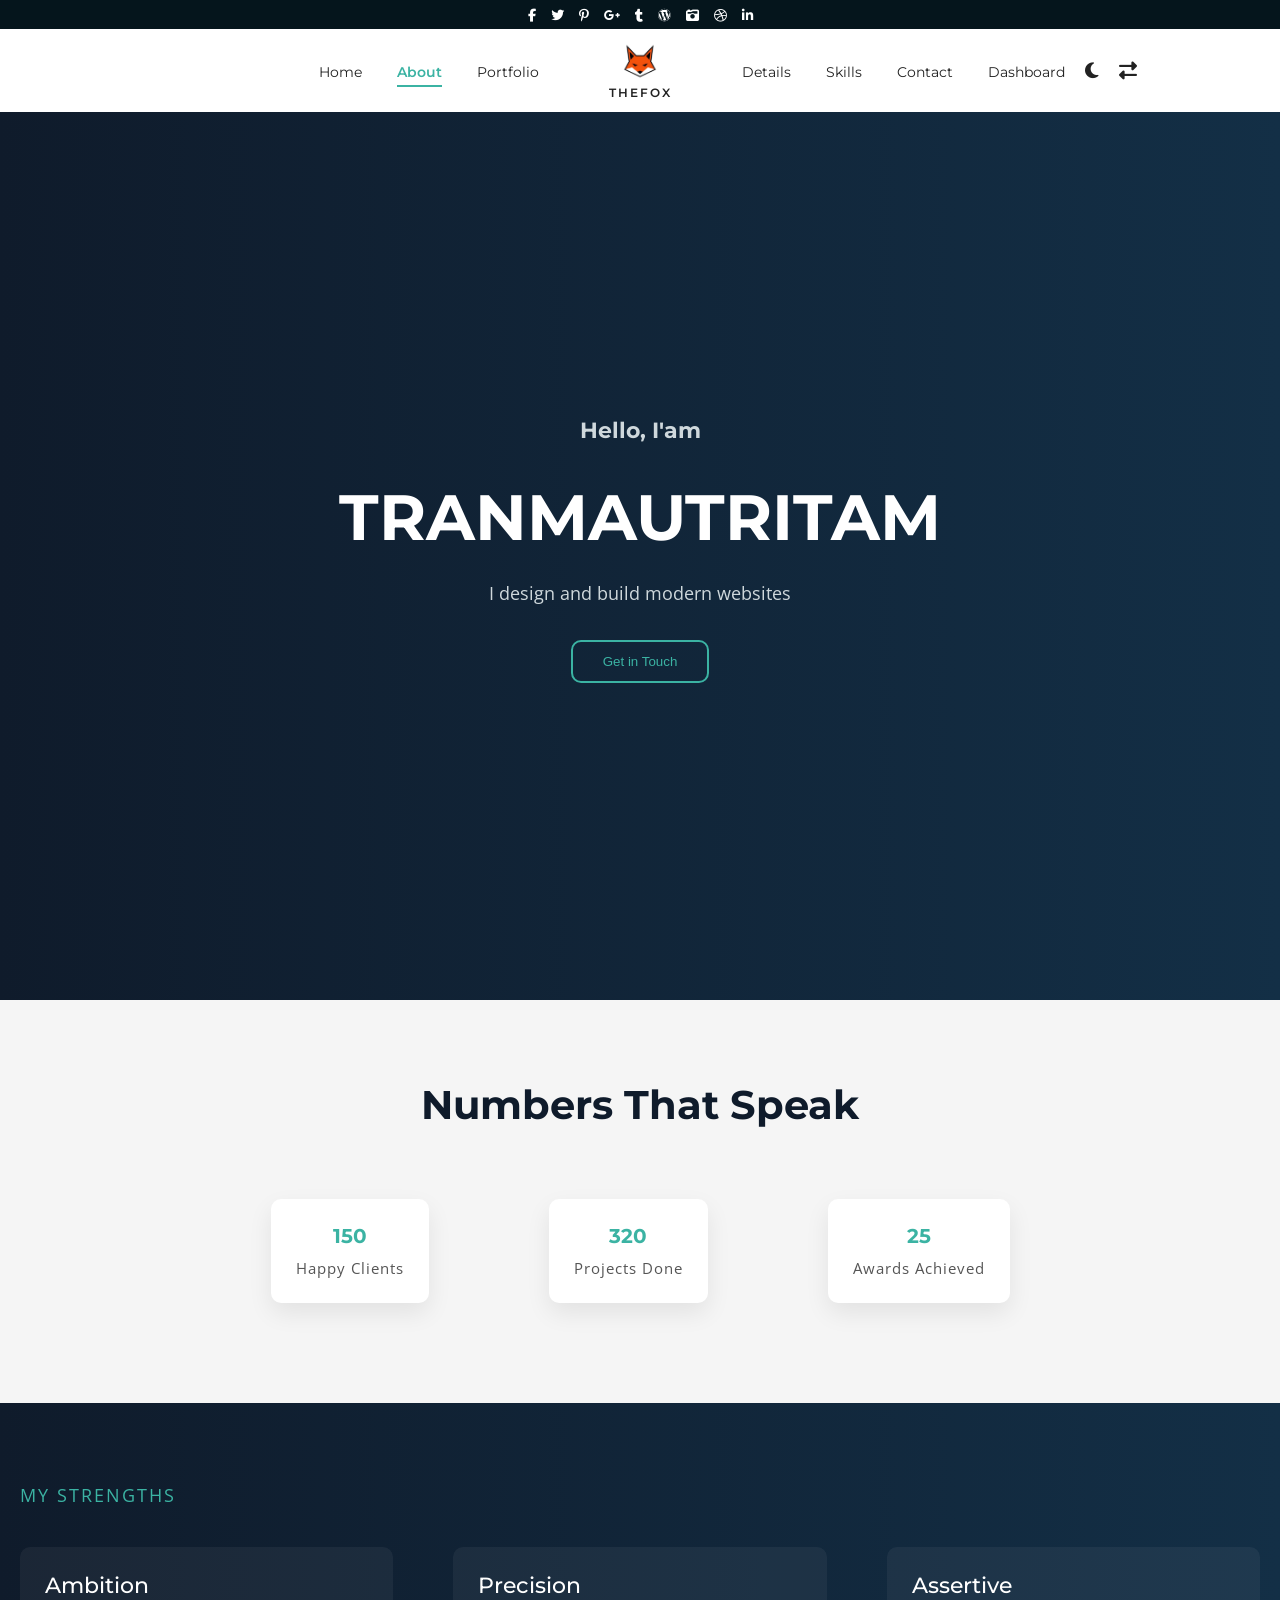
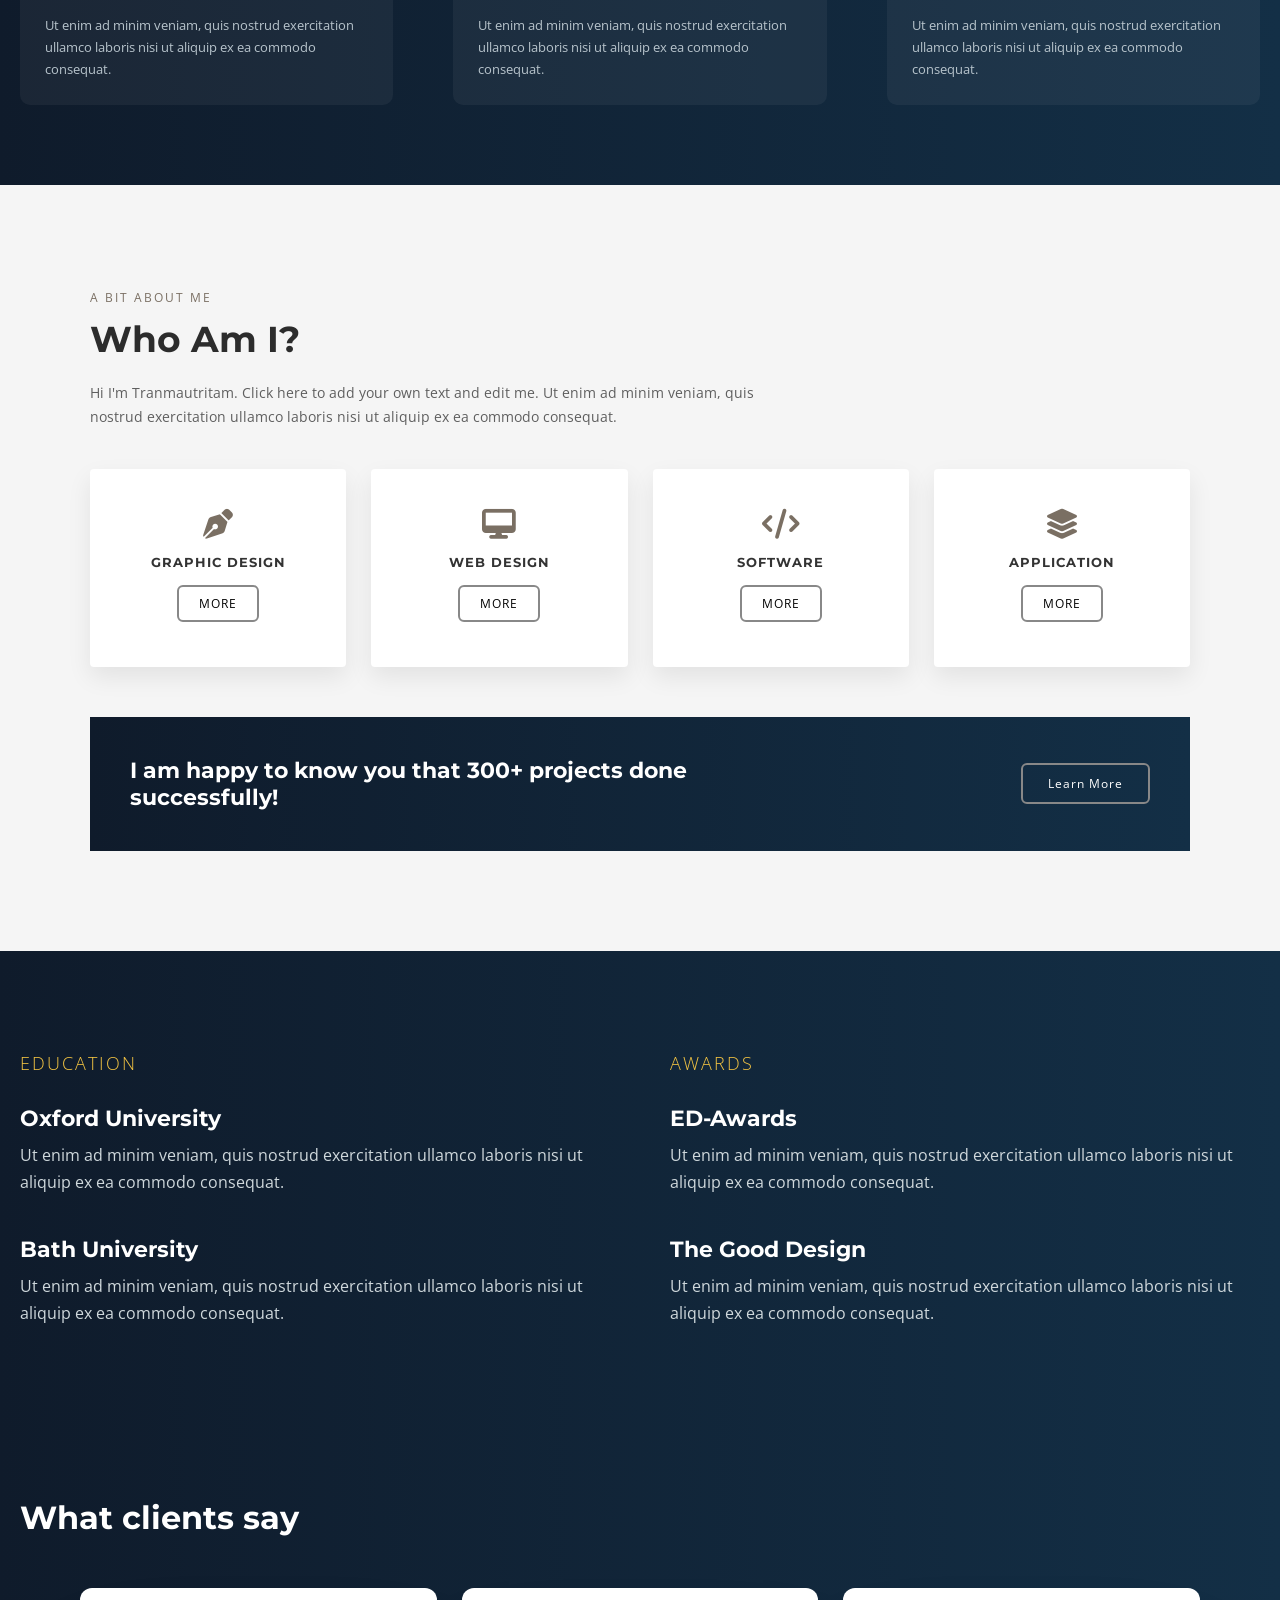
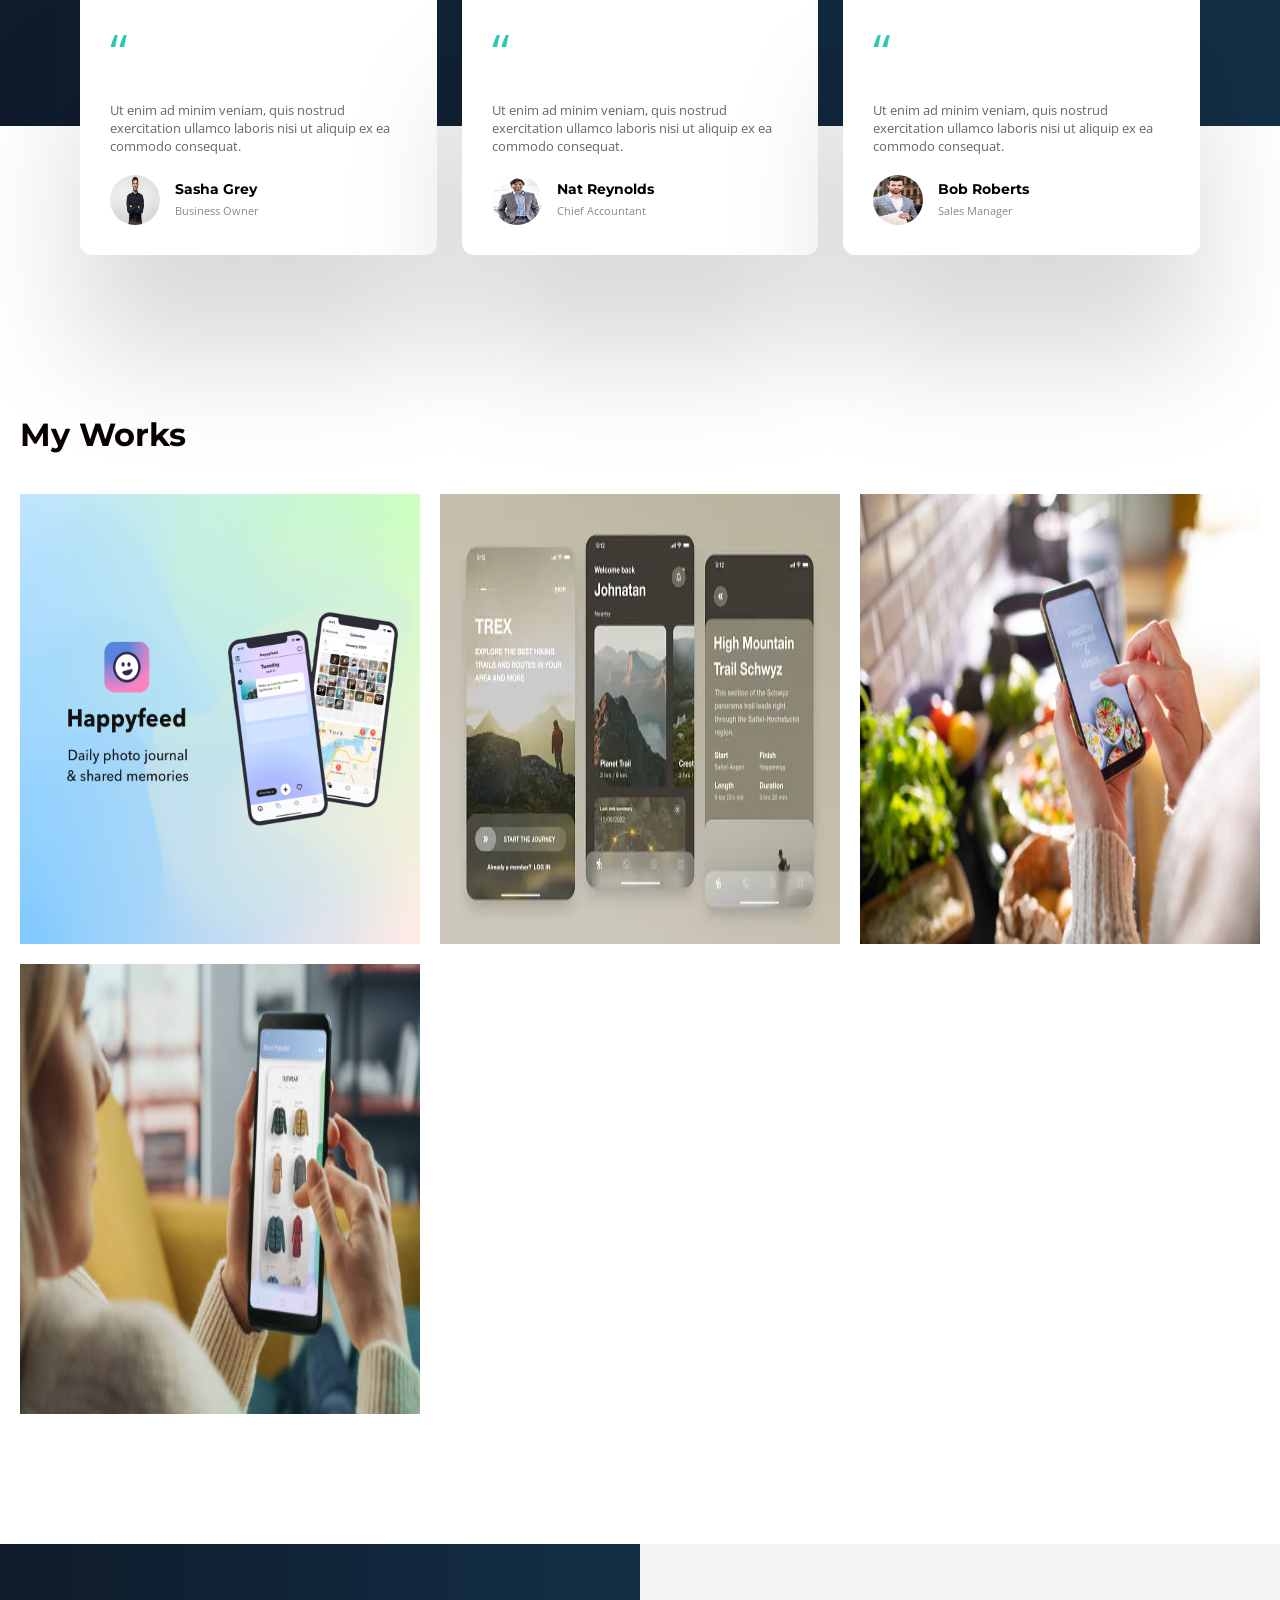
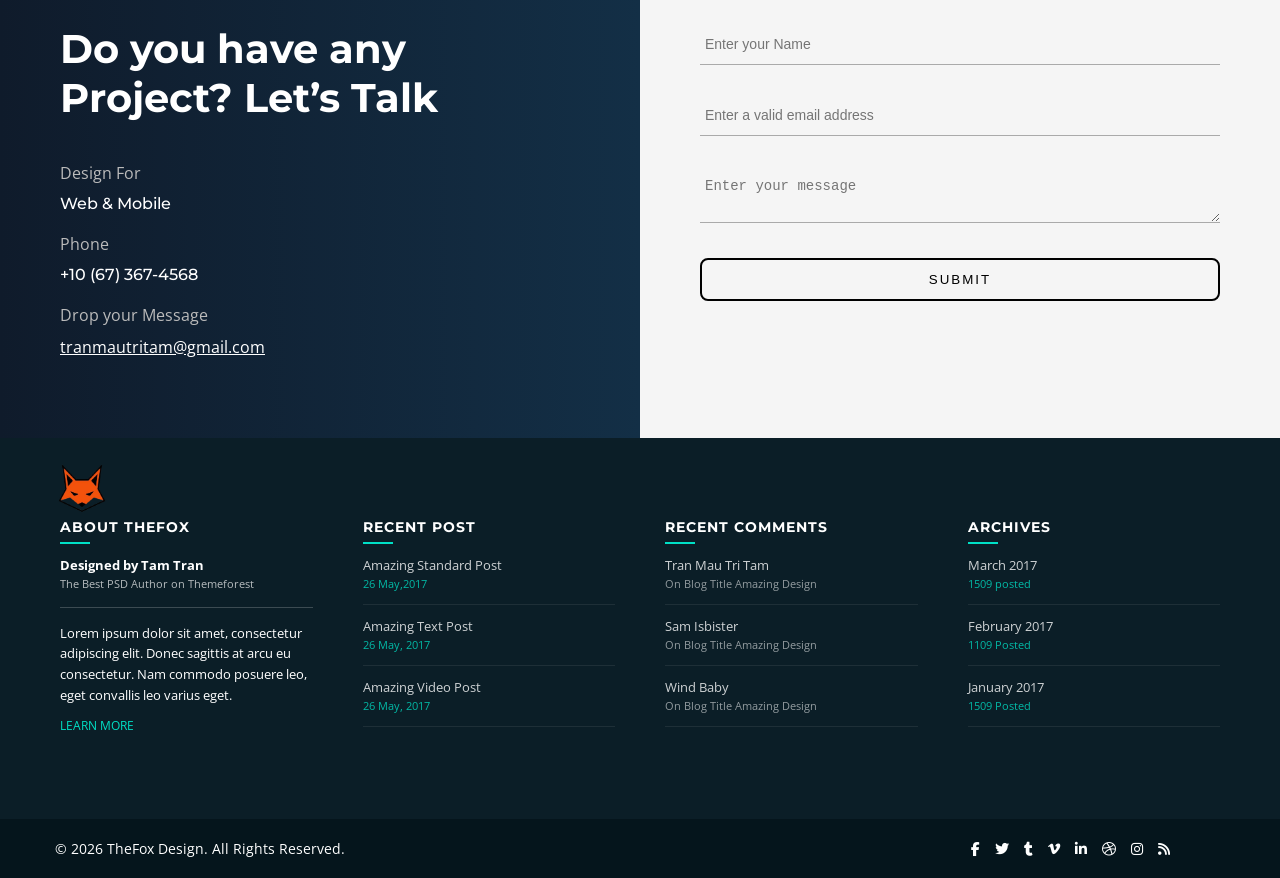
<file: about.html>
<!DOCTYPE html>
<html lang="en" dir="ltr">

<head>
    <meta charset="UTF-8" />
    <title>The Fox</title>
    <meta name="viewport" content="width=device-width, initial-scale=1.0">
    <link rel="icon" type="image/png" href="images/logo.png">
    <link rel="stylesheet" href="css/style.css">
    <link rel="stylesheet" href="https://cdnjs.cloudflare.com/ajax/libs/font-awesome/6.5.0/css/all.min.css">
    <link
        href="https://fonts.googleapis.com/css2?family=Montserrat:wght@400;600;700&family=Open+Sans:wght@400;600&display=swap"
        rel="stylesheet">
</head>

<body>
    <div class="scroll-progress"></div>
    <div class="main">
        <div class="global-container">
            <!-- HEADER TOP-->
            <div class="top-bar">
                <div class="top-social">
                    <a href="#"><i class="fab fa-facebook-f"></i></a>
                    <a href="#"><i class="fab fa-twitter"></i></a>
                    <a href="#"><i class="fab fa-pinterest-p"></i></a>
                    <a href="#"><i class="fab fa-google-plus-g"></i></a>
                    <a href="#"><i class="fab fa-tumblr"></i></a>
                    <a href="#"><i class="fab fa-wordpress"></i></a>
                    <a href="#"><i class="fas fa-camera-retro"></i></a>
                    <a href="#"><i class="fab fa-dribbble"></i></a>
                    <a href="#"><i class="fab fa-linkedin-in"></i></a>
                </div>
            </div>

            <!-- HEADER -->
            <header class="top-header">
                <nav class="nav-left">
                    <ul>
                        <li><a href="index.html">Home</a></li>
                        <li><a href="about.html" class="active">About</a></li>
                        <li><a href="portfolio.html">Portfolio</a></li>
                    </ul>
                </nav>
                <a href="index.html" class="logo">
                    <img src="images/logo.png" alt="logo">
                    <span class="logo-text">THEFOX</span>
                </a>
                <nav class="nav-right">
                    <ul>
                        <li><a href="details.html">Details</a></li>
                        <li><a href="skills.html">Skills</a></li>
                        <li><a href="contact.html">Contact</a></li>
                        <li><a href="dashboard.html">Dashboard</a></li>
                    </ul>
                    <button id="theme-toggle">
                        <i class="fa-solid fa-moon"></i>
                    </button>
                    <button id="rtl-toggle">
                        <i class="fa-solid fa-right-left"></i>
                    </button>
                </nav>
                <button class="menu-toggle">
                    <i class="fa-solid fa-bars"></i>
                </button>
                <div class="mobile-menu">
                    <a href="index.html">Home</a>
                    <a href="about.html" class="active">About</a>
                    <a href="portfolio.html">Portfolio</a>
                    <a href="details.html">Details</a>
                    <a href="skills.html">Skills</a>
                    <a href="contact.html">Contact</a>
                    <a href="dashboard.html">Dashboard</a>

                    <!-- Buttons (icons only) -->
                    <div class="mobile-actions">
                        <button id="theme-toggle-mobile">
                            <i class="fa-solid fa-moon"></i>
                        </button>
                        <button id="rtl-toggle-mobile">
                            <i class="fa-solid fa-right-left"></i>
                        </button>
                    </div>
                </div>
            </header>
            <!-- ABOUT HER0 SECTION -->
            <section class="about-hero">
                <div class="about-hero-content">
                    <h3 class="hero-item">Hello, I'am</h3>
                    <h1 class="hero-item hero-name">TRANMAUTRITAM</h1>
                    <p class="about-sub hero-item">I design and build modern websites</p>
                    <button class="aboutme-btn hero-item">Get in Touch</button>
                </div>
            </section>
            <!-- STATS SECTION -->
            <section class="stats-section">
                <h2 class="stats-heading">Numbers That Speak</h2>

                <div class="stats-container">
                    <div class="stat-box">
                        <h3 class="count">150</h3>
                        <p>Happy Clients</p>
                    </div>

                    <div class="stat-box">
                        <h3 class="count">320</h3>
                        <p>Projects Done</p>
                    </div>

                    <div class="stat-box">
                        <h3 class="count">25</h3>
                        <p>Awards Achieved</p>
                    </div>
                </div>
            </section>
            <!-- ABOUT STRENGTH SECTION -->
            <section class="aboutme-strengths">
                <div class="container">

                    <p class="strengths-subtitle">MY STRENGTHS</p>

                    <div class="strengths-grid">

                        <div class="strength-box slide-left">
                            <h3>Ambition</h3>
                            <p>
                                Ut enim ad minim veniam, quis nostrud exercitation ullamco laboris nisi ut
                                aliquip ex ea commodo consequat.
                            </p>
                        </div>

                        <div class="strength-box slide-up">
                            <h3>Precision</h3>
                            <p>
                                Ut enim ad minim veniam, quis nostrud exercitation ullamco laboris nisi ut
                                aliquip ex ea commodo consequat.
                            </p>
                        </div>

                        <div class="strength-box slide-right">
                            <h3>Assertive</h3>
                            <p>
                                Ut enim ad minim veniam, quis nostrud exercitation ullamco laboris nisi ut
                                aliquip ex ea commodo consequat.
                            </p>
                        </div>

                    </div>
                </div>
            </section>
            <!-- WHO AM I SECTION -->
            <section class="about-section">
                <div class="about-container">
                    <div class="about-header">
                        <span>A BIT ABOUT ME</span>
                        <h2>Who Am I?</h2>
                        <p>
                            Hi I'm Tranmautritam. Click here to add your own text and edit me.
                            Ut enim ad minim veniam, quis nostrud exercitation ullamco laboris nisi ut aliquip
                            ex ea commodo consequat.
                        </p>
                    </div>
                    <div class="about-services">

                        <div class="about-card">
                            <i class="fa-solid fa-pen-nib"></i>
                            <h4>GRAPHIC DESIGN</h4>
                            <a href="#" class="btn-style">MORE</a>
                        </div>

                        <div class="about-card">
                            <i class="fa-solid fa-desktop"></i>
                            <h4>WEB DESIGN</h4>
                            <a href="#" class="btn-style">MORE</a>
                        </div>

                        <div class="about-card">
                            <i class="fa-solid fa-code"></i>
                            <h4>SOFTWARE</h4>
                            <a href="#" class="btn-style">MORE</a>
                        </div>

                        <div class="about-card">
                            <i class="fa-solid fa-layer-group"></i>
                            <h4>APPLICATION</h4>
                            <a href="#" class="btn-style">MORE</a>
                        </div>

                    </div>
                    <div class="about-cta">
                        <h3>
                            I am happy to know you that 300+ projects done successfully!
                        </h3>
                        <a href="#" class="learn-btn">Learn More</a>
                    </div>

                </div>
            </section>

            <!-- EDUCATION SECTION -->

            <section class="about-edu-section">
                <div class="edu-award-grid">
                    <div class="edu-column">
                        <h5>EDUCATION</h5>

                        <div class="edu-item">
                            <h3>Oxford University</h3>
                            <p>Ut enim ad minim veniam, quis nostrud exercitation ullamco laboris nisi ut
                                aliquip ex ea commodo consequat.</p>
                        </div>

                        <div class="edu-item">
                            <h3>Bath University</h3>
                            <p>Ut enim ad minim veniam, quis nostrud exercitation ullamco laboris nisi ut
                                aliquip ex ea commodo consequat.</p>
                        </div>
                    </div>
                    <div class="edu-column">
                        <h5>AWARDS</h5>

                        <div class="edu-item">
                            <h3>ED-Awards</h3>
                            <p>Ut enim ad minim veniam, quis nostrud exercitation ullamco laboris nisi ut
                                aliquip ex ea commodo consequat.</p>
                        </div>

                        <div class="edu-item">
                            <h3>The Good Design</h3>
                            <p>Ut enim ad minim veniam, quis nostrud exercitation ullamco laboris nisi ut
                                aliquip ex ea commodo consequat.</p>
                        </div>
                    </div>
                </div>
            </section>

            <!-- CLIENTS SECTION -->
            <section class="clients-section">

                <div class="clients-top">
                    <h2>What clients say</h2>
                </div>

                <div class="clients-cards">

                    <div class="client-card">
                        <span class="quote">“</span>
                        <p>Ut enim ad minim veniam, quis nostrud exercitation ullamco laboris nisi ut aliquip ex
                            ea commodo consequat.</p>

                        <div class="client-info">
                            <img src="images/client1.jpg">
                            <div>
                                <h4>Sasha Grey</h4>
                                <span>Business Owner</span>
                            </div>
                        </div>
                    </div>

                    <div class="client-card">
                        <span class="quote">“</span>
                        <p>Ut enim ad minim veniam, quis nostrud exercitation ullamco laboris nisi ut aliquip ex
                            ea commodo consequat.</p>

                        <div class="client-info">
                            <img src="images/client2.jpg">
                            <div>
                                <h4>Nat Reynolds</h4>
                                <span>Chief Accountant</span>
                            </div>
                        </div>
                    </div>

                    <div class="client-card">
                        <span class="quote">“</span>
                        <p>Ut enim ad minim veniam, quis nostrud exercitation ullamco laboris nisi ut aliquip ex
                            ea commodo consequat.</p>

                        <div class="client-info">
                            <img src="images/client3.jpg">
                            <div>
                                <h4>Bob Roberts</h4>
                                <span>Sales Manager</span>
                            </div>
                        </div>
                    </div>

                </div>
            </section>
            <!-- ABOUT WORK SECTION -->
            <section class="about-works">
                <h2 class="works-title">My Works</h2>
                <div class="works-grid">
                    <div class="work-card work-animate">
                        <img src="images/about work1.jpg">
                        <div class="work-overlay">
                            <span>MOBILE APP</span>
                            <h3>Happy Day App</h3>
                        </div>
                    </div>

                    <div class="work-card work-animate">
                        <img src="images/about work2.jpg">
                        <div class="work-overlay">
                            <span>MOBILE APP</span>
                            <h3>Mountain App</h3>
                        </div>
                    </div>

                    <div class="work-card work-animate">
                        <img src="images/about work3.jpg">
                        <div class="work-overlay">
                            <span>WEB DESIGN</span>
                            <h3>Recipes site</h3>
                        </div>
                    </div>

                    <div class="work-card work-animate">
                        <img src="images/about work4.jpg">
                        <div class="work-overlay">
                            <span>STORES</span>
                            <h3>Fashion Store</h3>
                        </div>
                    </div>

                    <div class="work-card work-animate">
                        <img src="images/about work5.jpg">
                        <div class="work-overlay">
                            <span>WEB DESIGN</span>
                            <h3>Interior Studio</h3>
                        </div>
                    </div>

                    <div class="work-card work-animate">
                        <img src="images/about work6.jpg">
                        <div class="work-overlay">
                            <span>WEB DESIGN</span>
                            <h3>Personal Website</h3>
                        </div>
                    </div>
                </div>
            </section>
            <!-- CONTACT SECTION -->
            <section class="contactme-section">
                <div class="contactme-left">
                    <h2>Do you have any Project? Let’s Talk</h2>

                    <p>Design For</p>
                    <h4>Web & Mobile</h4>

                    <p>Phone</p>
                    <h4>+10 (67) 367-4568</h4>

                    <p>Drop your Message</p>
                    <a href="#">tranmautritam@gmail.com</a>
                </div>
                <div class="contactme-right">
                    <input type="text" placeholder="Enter your Name">
                    <input type="email" placeholder="Enter a valid email address">
                    <textarea placeholder="Enter your message"></textarea>
                    <button>SUBMIT</button>
                </div>

            </section>

            <!-- FOOTER TOP -->
            <section class="footer-top">
                <div class="footer-box about-box">
                    <a href="index.html" class="footer-logo">
                        <img src="images/logo 1.png" alt="TheFox Logo">
                    </a>
                    <h3>ABOUT THEFOX</h3>
                    <div class="designer">
                        <strong>Designed by Tam Tran</strong><br>
                        <small>The Best PSD Author on Themeforest</small>
                    </div>
                    <hr>
                    <p>
                        Lorem ipsum dolor sit amet, consectetur adipiscing elit.
                        Donec sagittis at arcu eu consectetur. Nam commodo posuere leo,
                        eget convallis leo varius eget.
                    </p>
                    <a href="#" class="learn-more">LEARN MORE</a>
                </div>
                <div class="footer-box">
                    <h3>RECENT POST</h3>
                    <ul>
                        <li>Amazing Standard Post<span> <br>26 May,2017 </span></li>
                        <li>Amazing Text Post<span> <br>26 May, 2017 </span></li>
                        <li>Amazing Video Post<span> <br>26 May, 2017 </span></li>
                    </ul>
                </div>

                <div class="footer-box">
                    <h3>RECENT COMMENTS</h3>
                    <ul>
                        <li>Tran Mau Tri Tam<br><small>On Blog Title Amazing Design</small></li>
                        <li>Sam Isbister<br><small>On Blog Title Amazing Design</small></li>
                        <li>Wind Baby<br><small>On Blog Title Amazing Design</small></li>
                    </ul>
                </div>

                <div class="footer-box">
                    <h3>ARCHIVES</h3>
                    <ul>
                        <li>March 2017<span><br>1509 posted</span></li>
                        <li>February 2017<span><br>1109 Posted</span></li>
                        <li>January 2017<span><br>1509 Posted</span></li>
                    </ul>
                </div>
            </section>
            <!-- FOOTER -->
            <footer class="footer">
                <p class="copyright">
                    © 2026 TheFox Design. All Rights Reserved.
                </p>
                <div class="footer-social">
                    <a href="#"><i class="fab fa-facebook-f"></i></a>
                    <a href="#"><i class="fab fa-twitter"></i></a>
                    <a href="#"><i class="fab fa-tumblr"></i></a>
                    <a href="#"><i class="fab fa-vimeo-v"></i></a>
                    <a href="#"><i class="fab fa-linkedin-in"></i></a>
                    <a href="#"><i class="fab fa-dribbble"></i></a>
                    <a href="#"><i class="fab fa-instagram"></i></a>
                    <a href="#"><i class="fas fa-rss"></i></a>
                </div>
            </footer>
        </div>
    </div>

    <button id="scrollTopBtn" title="Go to top">↑</button>

    <script src="js/about.js"></script>
</body>

</html>
</file>
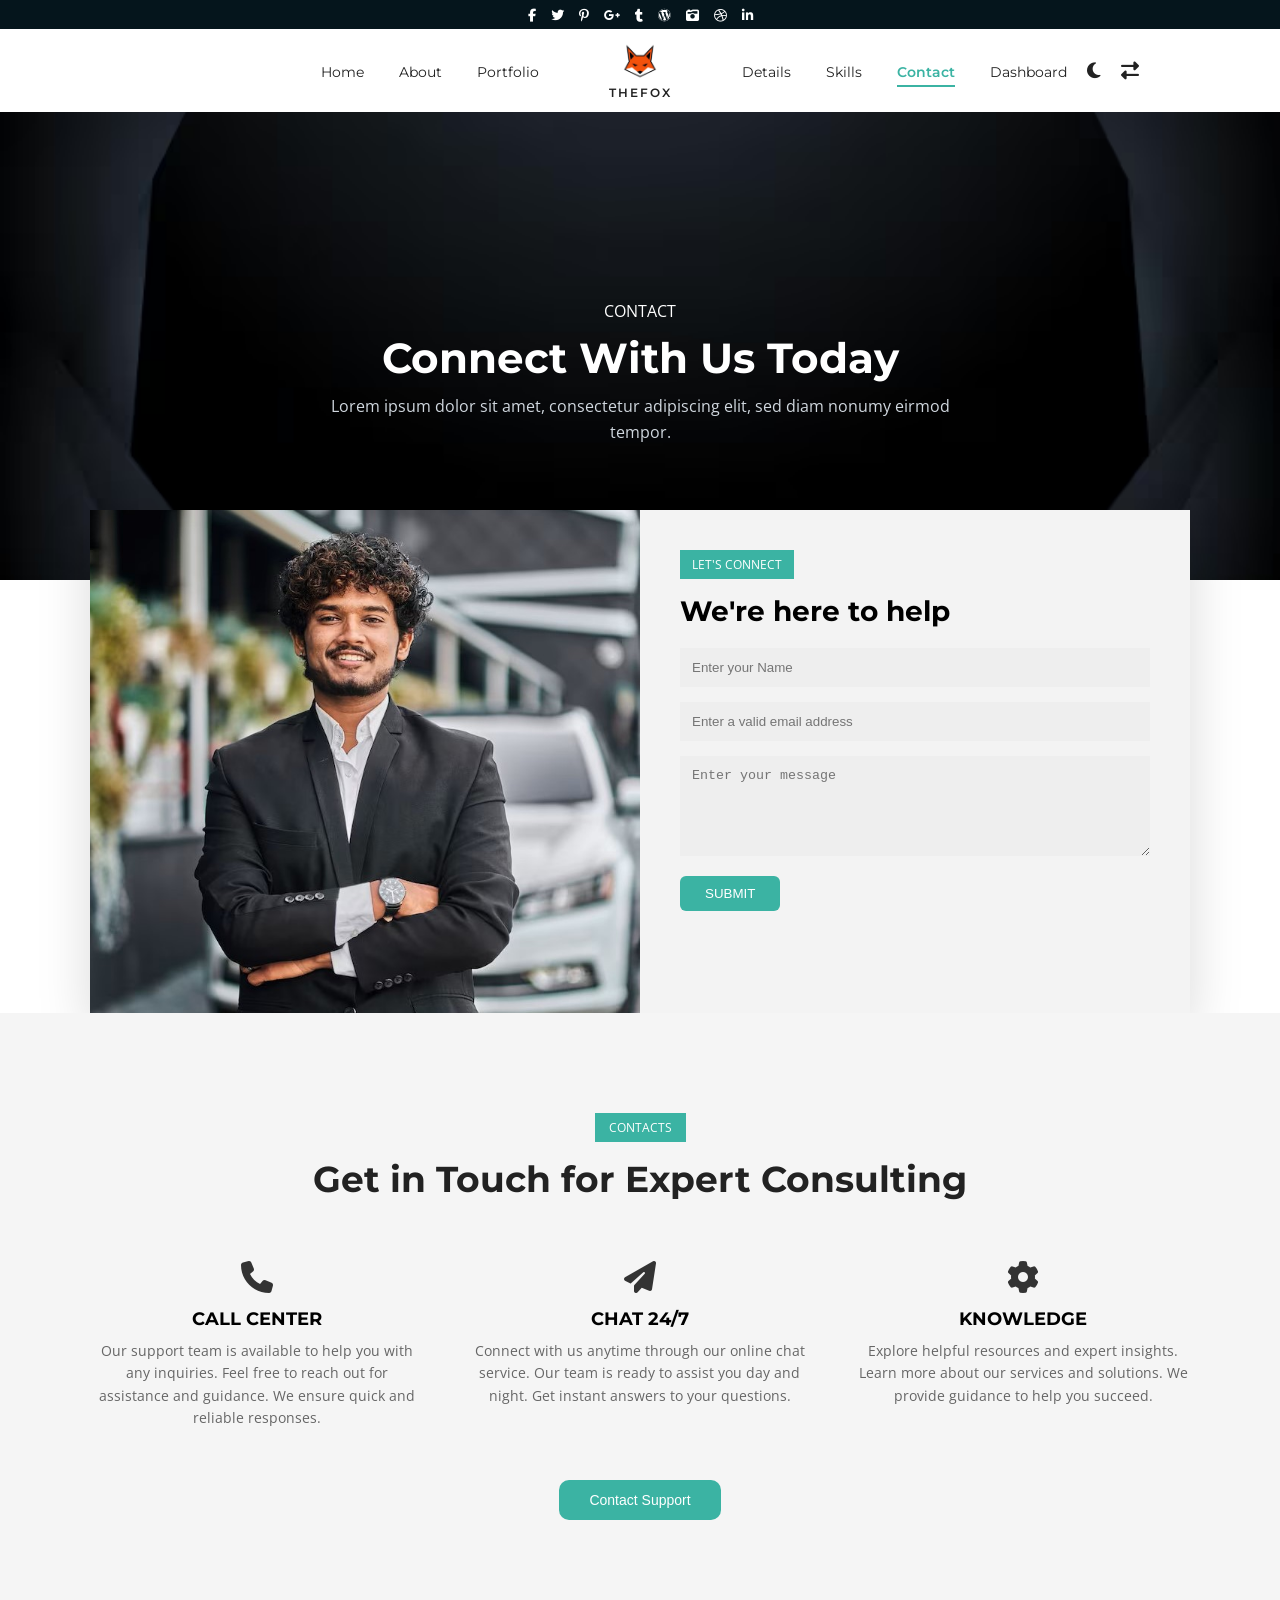
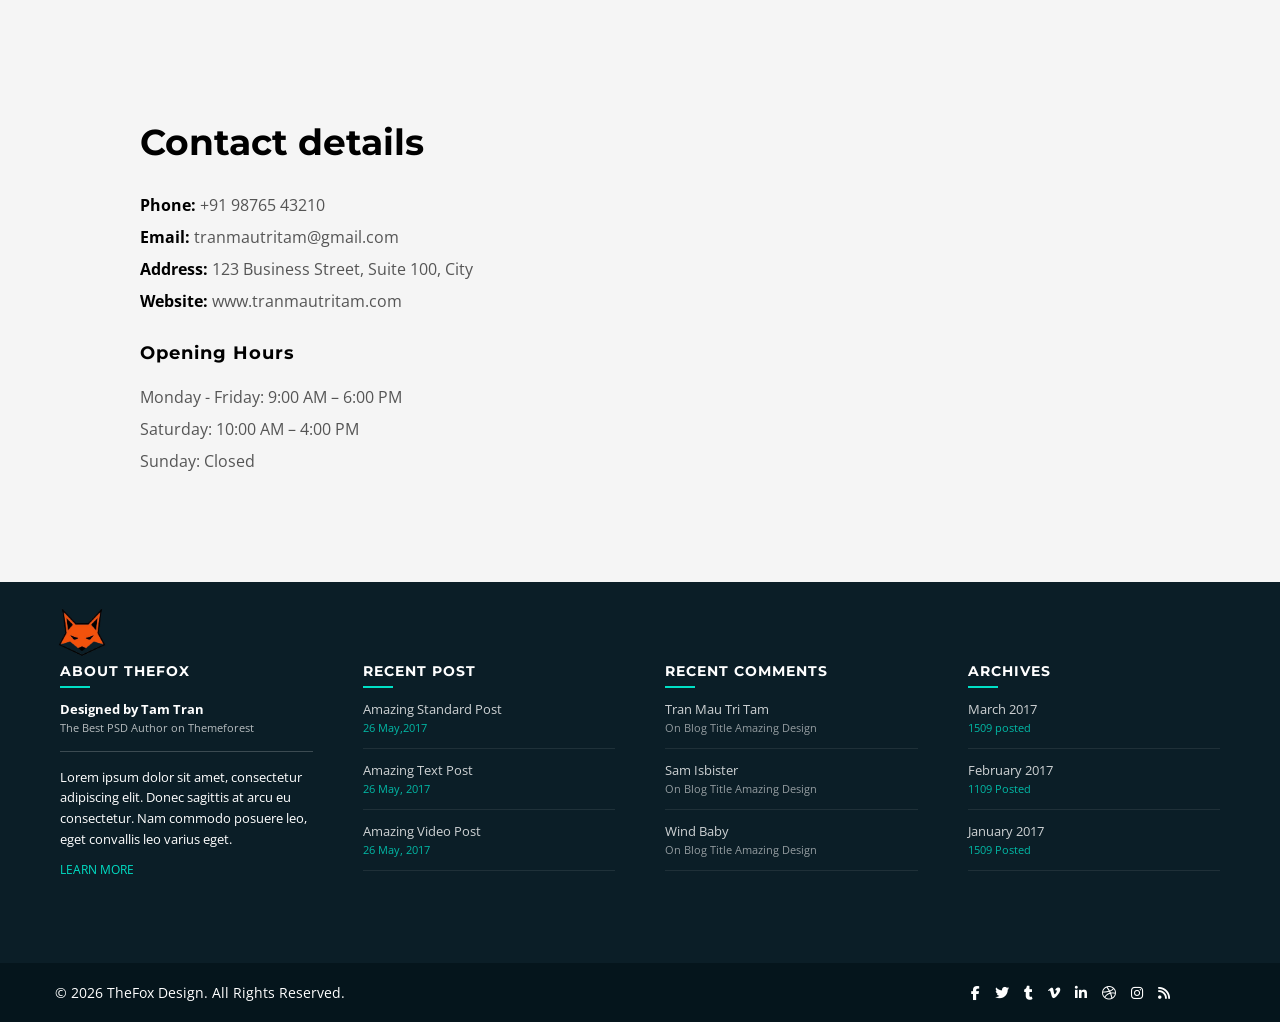
<file: contact.html>
<!DOCTYPE html>
<html lang="en" dir="ltr">

<head>
    <meta charset="UTF-8" />
    <title>The Fox</title>
    <meta name="viewport" content="width=device-width, initial-scale=1.0">
    <link rel="icon" type="image/png" href="images/logo.png">
    <link rel="stylesheet" href="css/style.css">
    <link rel="stylesheet" href="https://cdnjs.cloudflare.com/ajax/libs/font-awesome/6.5.0/css/all.min.css">
    <link
        href="https://fonts.googleapis.com/css2?family=Montserrat:wght@400;600;700&family=Open+Sans:wght@400;600&display=swap"
        rel="stylesheet">
</head>

<body>
    <div class="scroll-progress"></div>
    <div class="main">
        <div class="global-container">
            <!-- HEADER TOP -->
            <div class="top-bar">
                <div class="top-social">
                    <a href="#"><i class="fab fa-facebook-f"></i></a>
                    <a href="#"><i class="fab fa-twitter"></i></a>
                    <a href="#"><i class="fab fa-pinterest-p"></i></a>
                    <a href="#"><i class="fab fa-google-plus-g"></i></a>
                    <a href="#"><i class="fab fa-tumblr"></i></a>
                    <a href="#"><i class="fab fa-wordpress"></i></a>
                    <a href="#"><i class="fas fa-camera-retro"></i></a>
                    <a href="#"><i class="fab fa-dribbble"></i></a>
                    <a href="#"><i class="fab fa-linkedin-in"></i></a>
                </div>
            </div>

            <!-- HEADER -->
            <header class="top-header">
                <nav class="nav-left">
                    <ul>
                        <li><a href="index.html">Home</a></li>
                        <li><a href="about.html">About</a></li>
                        <li><a href="portfolio.html">Portfolio</a></li>
                    </ul>
                </nav>
                <a href="index.html" class="logo">
                    <img src="images/logo.png" alt="logo">
                    <span class="logo-text">THEFOX</span>
                </a>
                <nav class="nav-right">
                    <ul>
                        <li><a href="details.html">Details</a></li>
                        <li><a href="skills.html">Skills</a></li>
                        <li><a href="contact.html" class="active">Contact</a></li>
                        <li><a href="dashboard.html">Dashboard</a></li>
                    </ul>
                    <button id="theme-toggle">
                        <i class="fa-solid fa-moon"></i>
                    </button>
                    <button id="rtl-toggle">
                        <i class="fa-solid fa-right-left"></i>
                    </button>
                </nav>
                <button class="menu-toggle">
                    <i class="fa-solid fa-bars"></i>
                </button>
                <div class="mobile-menu">
                    <a href="index.html">Home</a>
                    <a href="about.html">About</a>
                    <a href="portfolio.html">Portfolio</a>
                    <a href="details.html">Details</a>
                    <a href="skills.html">Skills</a>
                    <a href="contact.html" class="active">Contact</a>
                    <a href="dashboard.html">Dashboard</a>

                    <!-- Buttons (icons only) -->
                    <div class="mobile-actions">
                        <button id="theme-toggle-mobile">
                            <i class="fa-solid fa-moon"></i>
                        </button>
                        <button id="rtl-toggle-mobile">
                            <i class="fa-solid fa-right-left"></i>
                        </button>
                    </div>
                </div>
            </header>

            <!-- CONTACT HERO -->
            <section class="contact-banner">
                <div class="contact-top">
                    <p class="contact-label">CONTACT</p>
                    <h1>Connect With Us Today</h1>
                    <p class="contact-desc">
                        Lorem ipsum dolor sit amet, consectetur adipiscing elit,
                        sed diam nonumy eirmod tempor.
                    </p>
                </div>

                <!-- CONTACT CARD -->
                <div class="contact-card">

                    <div class="contact-left">
                        <img src="images/contact hero.jpg" alt="contact">
                    </div>

                    <div class="contact-right">

                        <span class="contact-tag">LET'S CONNECT</span>

                        <h2>We're here to help</h2>

                        <input type="text" placeholder="Enter your Name">
                        <input type="email" placeholder="Enter a valid email address">
                        <textarea placeholder="Enter your message"></textarea>

                        <button>SUBMIT</button>

                    </div>

                </div>

            </section>

            <!-- CONTACT INFO SECTION -->
            <section class="contact-info-section">

                <div class="contact-info-header">
                    <span class="contact-label">CONTACTS</span>
                    <h2>Get in Touch for Expert Consulting</h2>
                </div>

                <div class="contact-info-grid">
                    <div class="contact-info-box">
                        <i class="fa-solid fa-phone"></i>
                        <h3>CALL CENTER</h3>
                        <p>
                            Our support team is available to help you with any inquiries.
                            Feel free to reach out for assistance and guidance.
                            We ensure quick and reliable responses.
                        </p>
                    </div>
                    <div class="contact-info-box">
                        <i class="fa-solid fa-paper-plane"></i>
                        <h3>CHAT 24/7</h3>
                        <p>
                            Connect with us anytime through our online chat service.
                            Our team is ready to assist you day and night.
                            Get instant answers to your questions.
                        </p>
                    </div>
                    <div class="contact-info-box">
                        <i class="fa-solid fa-gear"></i>
                        <h3>KNOWLEDGE</h3>
                        <p>
                            Explore helpful resources and expert insights.
                            Learn more about our services and solutions.
                            We provide guidance to help you succeed.
                        </p>
                    </div>

                </div>

                <div class="contact-info-btn">
                    <button>Contact Support</button>
                </div>
            </section>

            <!-- CONTACT DETAILS SECTION -->

            <section class="contact-details-section">

                <div class="contact-details-container">
                    <div class="contact-details-left">

                        <h2>Contact details</h2>

                        <p><strong>Phone:</strong> +91 98765 43210</p>
                        <p><strong>Email:</strong> tranmautritam@gmail.com</p>
                        <p><strong>Address:</strong> 123 Business Street, Suite 100, City</p>
                        <p><strong>Website:</strong> www.tranmautritam.com</p>

                        <h3>Opening Hours</h3><br>

                        <p>Monday - Friday: 9:00 AM – 6:00 PM</p>
                        <p>Saturday: 10:00 AM – 4:00 PM</p>
                        <p>Sunday: Closed</p>

                    </div>

                    <div class="contact-map">
                        <iframe src="https://maps.google.com/maps?q=new%20york&t=&z=13&ie=UTF8&iwloc=&output=embed"
                            frameborder="0" allowfullscreen="">
                        </iframe>
                    </div>
                </div>
            </section>

            <!-- FOOTER TOP -->
            <section class="footer-top">
                <div class="footer-box about-box">
                    <a href="index.html" class="footer-logo">
                        <img src="images/logo 1.png" alt="TheFox Logo">
                    </a>
                    <h3>ABOUT THEFOX</h3>
                    <div class="designer">
                        <strong>Designed by Tam Tran</strong><br>
                        <small>The Best PSD Author on Themeforest</small>
                    </div>
                    <hr>
                    <p>
                        Lorem ipsum dolor sit amet, consectetur adipiscing elit.
                        Donec sagittis at arcu eu consectetur. Nam commodo posuere leo,
                        eget convallis leo varius eget.
                    </p>
                    <a href="#" class="learn-more">LEARN MORE</a>
                </div>
                <div class="footer-box">
                    <h3>RECENT POST</h3>
                    <ul>
                        <li>Amazing Standard Post<span> <br>26 May,2017 </span></li>
                        <li>Amazing Text Post<span> <br>26 May, 2017 </span></li>
                        <li>Amazing Video Post<span> <br>26 May, 2017 </span></li>
                    </ul>
                </div>

                <div class="footer-box">
                    <h3>RECENT COMMENTS</h3>
                    <ul>
                        <li>Tran Mau Tri Tam<br><small>On Blog Title Amazing Design</small></li>
                        <li>Sam Isbister<br><small>On Blog Title Amazing Design</small></li>
                        <li>Wind Baby<br><small>On Blog Title Amazing Design</small></li>
                    </ul>
                </div>

                <div class="footer-box">
                    <h3>ARCHIVES</h3>
                    <ul>
                        <li>March 2017<span><br>1509 posted</span></li>
                        <li>February 2017<span><br>1109 Posted</span></li>
                        <li>January 2017<span><br>1509 Posted</span></li>
                    </ul>
                </div>
            </section>
            <!-- FOOTER -->
            <footer class="footer">
                <p class="copyright">
                    © 2026 TheFox Design. All Rights Reserved.
                </p>
                <div class="footer-social">
                    <a href="#"><i class="fab fa-facebook-f"></i></a>
                    <a href="#"><i class="fab fa-twitter"></i></a>
                    <a href="#"><i class="fab fa-tumblr"></i></a>
                    <a href="#"><i class="fab fa-vimeo-v"></i></a>
                    <a href="#"><i class="fab fa-linkedin-in"></i></a>
                    <a href="#"><i class="fab fa-dribbble"></i></a>
                    <a href="#"><i class="fab fa-instagram"></i></a>
                    <a href="#"><i class="fas fa-rss"></i></a>
                </div>
            </footer>
        </div>
    </div>

    <button id="scrollTopBtn" title="Go to top">↑</button>

    <script src="js/contact.js"></script>
</body>

</html>
</file>
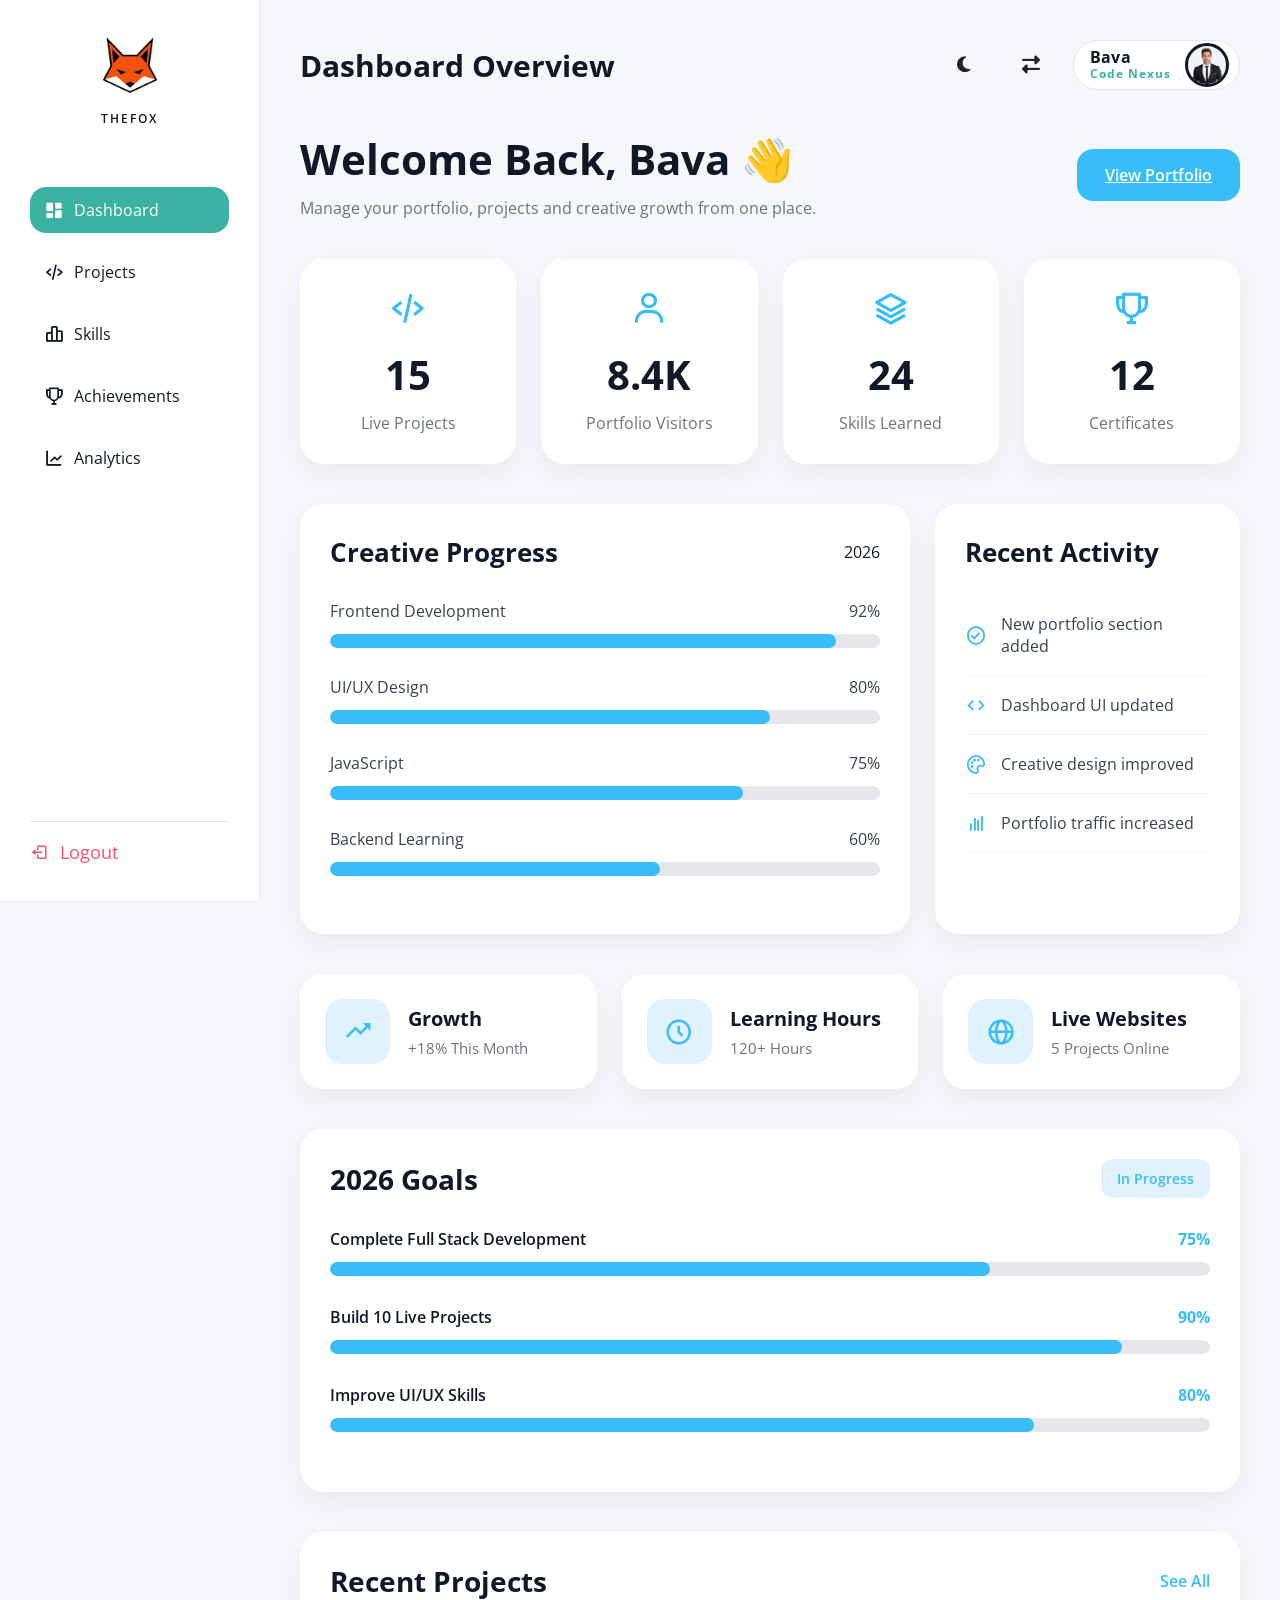
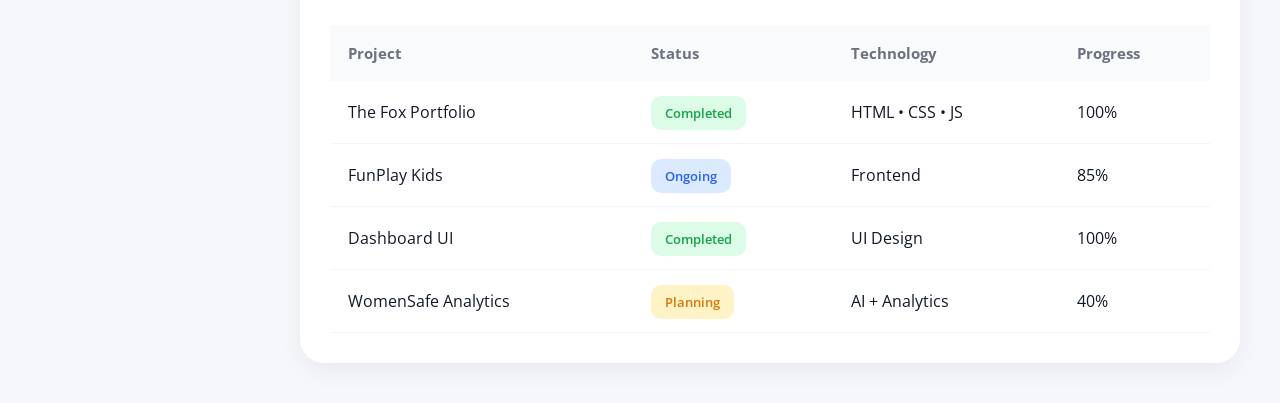
<file: dashboard.html>
<!DOCTYPE html>
<html lang="en">

<head>

    <meta charset="UTF-8">
    <meta name="viewport" content="width=device-width, initial-scale=1.0">
    <link rel="icon" type="image/png" href="images/logo.png">

    <title>The Fox </title>

    <!-- CSS -->

    <link rel="stylesheet" href="css/style.css">
    <link rel="stylesheet" href="https://cdnjs.cloudflare.com/ajax/libs/font-awesome/6.5.0/css/all.min.css">
    <link
        href="https://fonts.googleapis.com/css2?family=Montserrat:wght@400;600;700&family=Open+Sans:wght@400;600&display=swap"
        rel="stylesheet">
    <!-- Boxicons -->

    <link href='https://unpkg.com/boxicons@2.1.4/css/boxicons.min.css' rel='stylesheet'>

</head>

<body class="dashboard-body">

    <!-- SIDEBAR -->

    <aside class="sidebar">

        <div class="sidebar-logo">

            <a href="index.html">

                <img src="images/logo.png" alt="logo">
                <span>THEFOX</span>

            </a>

        </div>

        <ul class="menu">

            <li class="active">
                <a href="dashboard.html">
                    <i class='bx bxs-dashboard'></i>
                    Dashboard
                </a>
            </li>

            <li>
                <a href="dashboardproject.html">
                    <i class='bx bx-code-alt'></i>
                    Projects
                </a>
            </li>

            <li>
                <a href="dashboardskills.html">
                    <i class='bx bx-bar-chart-alt-2'></i>
                    Skills
                </a>
            </li>
            <li>
                <a href="dashboardachievements.html">
                    <i class='bx bx-trophy'></i>
                    Achievements
                </a>
            </li>

            <li>
                <a href="dashboardanalytics.html">
                    <i class='bx bx-line-chart'></i>
                    Analytics
                </a>
            </li>
        </ul>
        <div class="logout">

            <a href="login.html" data-logout>

                <i class='bx bx-log-out'></i>
                Logout

            </a>

        </div>
    </aside>

    <!-- MAIN -->

    <main class="dashboard-main">

        <!-- TOPBAR -->

        <div class="topbar">

            <h1>Dashboard Overview</h1>

            <div class="topbar-right">

                <!-- DARK MODE -->

                <button id="theme-toggle" class="icon-btn" aria-label="Toggle theme">

                    <i class="fa-solid fa-moon"></i>

                </button>

                <!-- RTL MODE -->

                <button id="rtl-toggle" class="rtl-btn" aria-label="Toggle RTL">

                    <i class="fa-solid fa-right-left"></i>

                </button>

                <!-- PROFILE -->

                <a class="profile-chip" href="#" aria-label="Profile">

                    <div class="profile-meta">
                        <div class="profile-name">Bava</div>
                        <div class="profile-plan">Code Nexus</div>
                    </div>

                    <div class="profile-avatar" aria-hidden="true">
                        <img src="images/about.png" alt="Profile">
                    </div>

                </a>

            </div>

        </div>

        <!-- CONTENT HERE -->

        <!-- HERO -->

        <div class="fox-dashboard-hero">

            <div>

                <h2>Welcome Back, Bava 👋</h2>

                <p>
                    Manage your portfolio, projects and creative growth from one place.
                </p>

            </div>

            <a href="portfolio.html" class="fox-btn">

                View Portfolio

            </a>

        </div>

        <!-- STATS -->

        <div class="fox-stats">

            <div class="fox-card">

                <i class='bx bx-code-alt'></i>

                <h3>15</h3>

                <p>Live Projects</p>

            </div>

            <div class="fox-card">

                <i class='bx bx-user'></i>

                <h3>8.4K</h3>

                <p>Portfolio Visitors</p>

            </div>

            <div class="fox-card">

                <i class='bx bx-layer'></i>

                <h3>24</h3>

                <p>Skills Learned</p>

            </div>

            <div class="fox-card">

                <i class='bx bx-trophy'></i>

                <h3>12</h3>

                <p>Certificates</p>

            </div>

        </div>

        <!-- MAIN GRID -->

        <div class="fox-grid">

            <!-- LEFT -->

            <div class="fox-large-card">

                <div class="fox-card-header">

                    <h3>Creative Progress</h3>

                    <span>2026</span>

                </div>

                <div class="progress-item">

                    <div class="progress-text">

                        <span>Frontend Development</span>

                        <span>92%</span>

                    </div>

                    <div class="progress-bar">

                        <div class="progress-fill html"></div>

                    </div>

                </div>

                <div class="progress-item">

                    <div class="progress-text">

                        <span>UI/UX Design</span>

                        <span>80%</span>

                    </div>

                    <div class="progress-bar">

                        <div class="progress-fill ui"></div>

                    </div>

                </div>

                <div class="progress-item">

                    <div class="progress-text">

                        <span>JavaScript</span>

                        <span>75%</span>

                    </div>

                    <div class="progress-bar">

                        <div class="progress-fill js"></div>

                    </div>

                </div>

                <div class="progress-item">

                    <div class="progress-text">

                        <span>Backend Learning</span>

                        <span>60%</span>

                    </div>

                    <div class="progress-bar">

                        <div class="progress-fill backend"></div>

                    </div>

                </div>

            </div>

            <!-- RIGHT -->

            <div class="fox-activity">

                <h3>Recent Activity</h3>

                <ul>

                    <li>
                        <i class='bx bx-check-circle'></i>
                        New portfolio section added
                    </li>

                    <li>
                        <i class='bx bx-code'></i>
                        Dashboard UI updated
                    </li>

                    <li>
                        <i class='bx bx-palette'></i>
                        Creative design improved
                    </li>

                    <li>
                        <i class='bx bx-bar-chart'></i>
                        Portfolio traffic increased
                    </li>

                </ul>

            </div>

        </div>

        <!-- MINI ANALYTICS -->

        <div class="mini-analytics">

            <!-- CARD 1 -->

            <div class="mini-card">

                <div class="mini-icon">

                    <i class='bx bx-trending-up'></i>

                </div>

                <div>

                    <h4>Growth</h4>

                    <p>+18% This Month</p>

                </div>

            </div>

            <!-- CARD 2 -->

            <div class="mini-card">

                <div class="mini-icon">

                    <i class='bx bx-time-five'></i>

                </div>

                <div>

                    <h4>Learning Hours</h4>

                    <p>120+ Hours</p>

                </div>

            </div>

            <!-- CARD 3 -->

            <div class="mini-card">

                <div class="mini-icon">

                    <i class='bx bx-globe'></i>

                </div>

                <div>

                    <h4>Live Websites</h4>

                    <p>5 Projects Online</p>

                </div>

            </div>

        </div>
        <!-- GOALS SECTION -->

        <div class="fox-goals">

            <div class="goals-header">

                <h3>2026 Goals</h3>

                <span>In Progress</span>

            </div>

            <!-- GOAL 1 -->

            <div class="goal-item">

                <div class="goal-text">

                    <p>Complete Full Stack Development</p>

                    <span>75%</span>

                </div>

                <div class="goal-bar">

                    <div class="goal-fill fullstack"></div>

                </div>

            </div>

            <!-- GOAL 2 -->

            <div class="goal-item">

                <div class="goal-text">

                    <p>Build 10 Live Projects</p>

                    <span>90%</span>

                </div>

                <div class="goal-bar">

                    <div class="goal-fill projects"></div>

                </div>

            </div>

            <!-- GOAL 3 -->

            <div class="goal-item">

                <div class="goal-text">

                    <p>Improve UI/UX Skills</p>

                    <span>80%</span>

                </div>

                <div class="goal-bar">

                    <div class="goal-fill uiux"></div>

                </div>

            </div>

        </div>

        <!-- RECENT PROJECTS TABLE -->

        <div class="fox-table-section">

            <div class="table-header">

                <h3>Recent Projects</h3>

                <a href="portfolio.html">See All</a>

            </div>

            <table class="fox-table">

                <thead>

                    <tr>

                        <th>Project</th>
                        <th>Status</th>
                        <th>Technology</th>
                        <th>Progress</th>

                    </tr>

                </thead>

                <tbody>

                    <tr>

                        <td>The Fox Portfolio</td>

                        <td>
                            <span class="status completed">

                                Completed

                            </span>
                        </td>

                        <td>HTML • CSS • JS</td>

                        <td>100%</td>

                    </tr>

                    <tr>

                        <td>FunPlay Kids</td>

                        <td>
                            <span class="status progress">

                                Ongoing

                            </span>
                        </td>

                        <td>Frontend</td>

                        <td>85%</td>

                    </tr>

                    <tr>

                        <td>Dashboard UI</td>

                        <td>
                            <span class="status completed">

                                Completed

                            </span>
                        </td>

                        <td>UI Design</td>

                        <td>100%</td>

                    </tr>

                    <tr>

                        <td>WomenSafe Analytics</td>

                        <td>
                            <span class="status pending">

                                Planning

                            </span>
                        </td>

                        <td>AI + Analytics</td>

                        <td>40%</td>

                    </tr>

                </tbody>

            </table>

        </div>

    </main>

    <script src="js/auth.js"></script>
    <script src="js/script.js"></script>

</body>

</html>
</file>
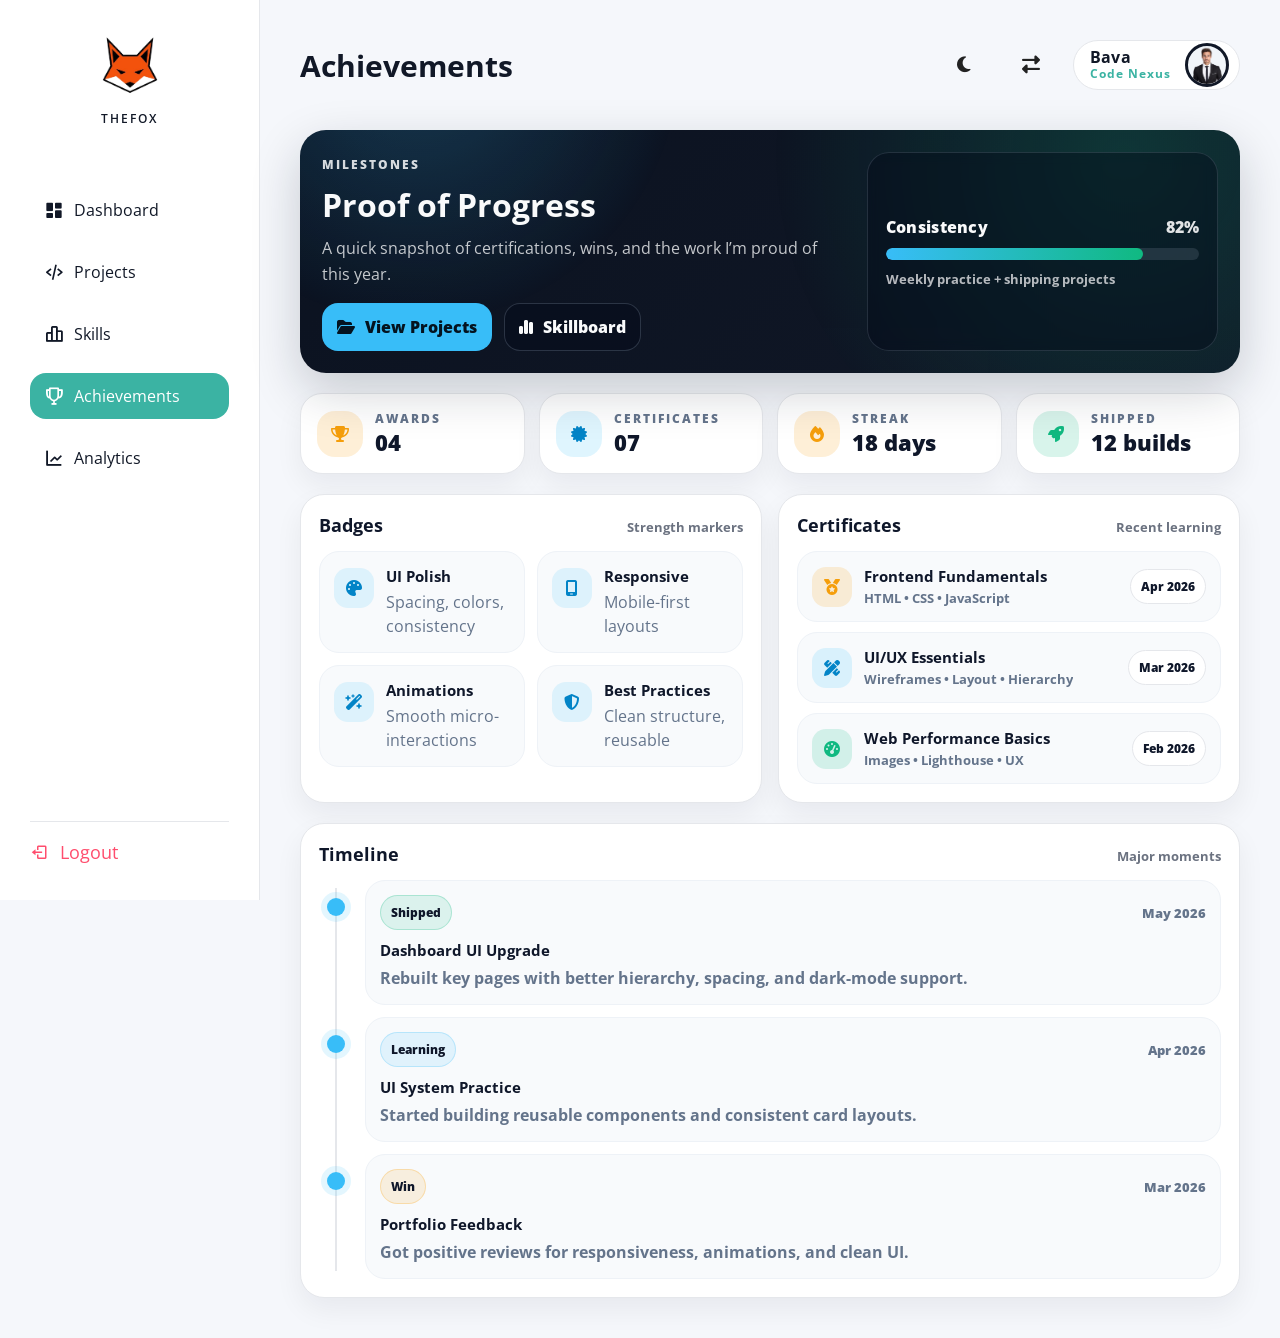
<file: dashboardachievements.html>
<!DOCTYPE html>
<html lang="en">

<head>

    <meta charset="UTF-8">
    <meta name="viewport" content="width=device-width, initial-scale=1.0">
    <link rel="icon" type="image/png" href="images/logo.png">

    <title>The Fox </title>

    <!-- CSS -->

    <link rel="stylesheet" href="css/style.css">
    <link rel="stylesheet" href="https://cdnjs.cloudflare.com/ajax/libs/font-awesome/6.5.0/css/all.min.css">
    <link
        href="https://fonts.googleapis.com/css2?family=Montserrat:wght@400;600;700&family=Open+Sans:wght@400;600&display=swap"
        rel="stylesheet">
    <!-- Boxicons -->

    <link href='https://unpkg.com/boxicons@2.1.4/css/boxicons.min.css' rel='stylesheet'>

</head>

<body class="dashboard-body">

    <!-- SIDEBAR -->

    <aside class="sidebar">

        <div class="sidebar-logo">

            <a href="index.html">

                <img src="images/logo.png" alt="logo">
                <span>THEFOX</span>

            </a>

        </div>

        <ul class="menu">

            <li>
                <a href="dashboard.html">
                    <i class='bx bxs-dashboard'></i>
                    Dashboard
                </a>
            </li>

            <li>
                <a href="dashboardproject.html">
                    <i class='bx bx-code-alt'></i>
                    Projects
                </a>
            </li>

            <li>
                <a href="dashboardskills.html">
                    <i class='bx bx-bar-chart-alt-2'></i>
                    Skills
                </a>
            </li>
            <li class="active">
                <a href="dashboardachievements.html">
                    <i class='bx bx-trophy'></i>
                    Achievements
                </a>
            </li>

            <li>
                <a href="dashboardanalytics.html">
                    <i class='bx bx-line-chart'></i>
                    Analytics
                </a>
            </li>
        </ul>
        <div class="logout">

            <a href="login.html" data-logout>

                <i class='bx bx-log-out'></i>
                Logout

            </a>

        </div>
    </aside>

    <!-- MAIN -->

    <main class="dashboard-main">

        <!-- TOPBAR -->

        <div class="topbar">

            <h1>Achievements</h1>

            <div class="topbar-right">

                <!-- DARK MODE -->

                <button id="theme-toggle" class="icon-btn" aria-label="Toggle theme">

                    <i class="fa-solid fa-moon"></i>

                </button>

                <!-- RTL MODE -->

                <button id="rtl-toggle" class="rtl-btn" aria-label="Toggle RTL">

                    <i class="fa-solid fa-right-left"></i>

                </button>

                <!-- PROFILE -->

                <a class="profile-chip" href="#" aria-label="Profile">

                    <div class="profile-meta">
                        <div class="profile-name">Bava</div>
                        <div class="profile-plan">Code Nexus</div>
                    </div>

                    <div class="profile-avatar" aria-hidden="true">
                        <img src="images/about.png" alt="Profile">
                    </div>

                </a>

            </div>

        </div>

        <!-- ACHIEVEMENTS LAYOUT -->

        <section class="dash-achieve" aria-label="Achievements and milestones">

            <div class="dash-achieve__hero">

                <div class="dash-achieve__hero-left">
                    <p class="dash-achieve__kicker">Milestones</p>
                    <h2>Proof of Progress</h2>
                    <p class="dash-achieve__lead">
                        A quick snapshot of certifications, wins, and the work I’m proud of this year.
                    </p>

                    <div class="dash-achieve__actions">
                        <a class="dash-achieve__btn dash-achieve__btn--primary" href="dashboardproject.html">
                            <i class="fa-solid fa-folder-open" aria-hidden="true"></i>
                            View Projects
                        </a>
                        <a class="dash-achieve__btn dash-achieve__btn--ghost" href="dashboardskills.html">
                            <i class="fa-solid fa-chart-simple" aria-hidden="true"></i>
                            Skillboard
                        </a>
                    </div>
                </div>

                <div class="dash-achieve__hero-right" aria-hidden="true">
                    <div class="dash-achieve__meter">
                        <div class="dash-achieve__meter-top">
                            <span class="dash-achieve__meter-title">Consistency</span>
                            <span class="dash-achieve__meter-score">82%</span>
                        </div>
                        <div class="dash-achieve__meter-track">
                            <div class="dash-achieve__meter-fill" style="width: 82%"></div>
                        </div>
                        <div class="dash-achieve__meter-hint">Weekly practice + shipping projects</div>
                    </div>
                </div>

            </div>

            <div class="dash-achieve__stats" aria-label="Achievement stats">

                <article class="dash-achieve__stat">
                    <div class="dash-achieve__stat-icon" aria-hidden="true"><i class="fa-solid fa-trophy"></i></div>
                    <div class="dash-achieve__stat-body">
                        <p class="dash-achieve__stat-k">Awards</p>
                        <p class="dash-achieve__stat-v">04</p>
                    </div>
                </article>

                <article class="dash-achieve__stat">
                    <div class="dash-achieve__stat-icon is-sky" aria-hidden="true"><i class="fa-solid fa-certificate"></i></div>
                    <div class="dash-achieve__stat-body">
                        <p class="dash-achieve__stat-k">Certificates</p>
                        <p class="dash-achieve__stat-v">07</p>
                    </div>
                </article>

                <article class="dash-achieve__stat">
                    <div class="dash-achieve__stat-icon is-amber" aria-hidden="true"><i class="fa-solid fa-fire"></i></div>
                    <div class="dash-achieve__stat-body">
                        <p class="dash-achieve__stat-k">Streak</p>
                        <p class="dash-achieve__stat-v">18 days</p>
                    </div>
                </article>

                <article class="dash-achieve__stat">
                    <div class="dash-achieve__stat-icon is-emerald" aria-hidden="true"><i class="fa-solid fa-rocket"></i></div>
                    <div class="dash-achieve__stat-body">
                        <p class="dash-achieve__stat-k">Shipped</p>
                        <p class="dash-achieve__stat-v">12 builds</p>
                    </div>
                </article>

            </div>

            <div class="dash-achieve__grid">

                <section class="dash-achieve__panel dash-achieve__badges" aria-label="Badges">
                    <div class="dash-achieve__panel-head">
                        <h3>Badges</h3>
                        <p>Strength markers</p>
                    </div>

                    <div class="dash-achieve__badge-grid" role="list">
                        <div class="dash-achieve__badge" role="listitem">
                            <i class="fa-solid fa-palette" aria-hidden="true"></i>
                            <div>
                                <h4>UI Polish</h4>
                                <p>Spacing, colors, consistency</p>
                            </div>
                        </div>
                        <div class="dash-achieve__badge" role="listitem">
                            <i class="fa-solid fa-mobile-screen" aria-hidden="true"></i>
                            <div>
                                <h4>Responsive</h4>
                                <p>Mobile-first layouts</p>
                            </div>
                        </div>
                        <div class="dash-achieve__badge" role="listitem">
                            <i class="fa-solid fa-wand-magic-sparkles" aria-hidden="true"></i>
                            <div>
                                <h4>Animations</h4>
                                <p>Smooth micro-interactions</p>
                            </div>
                        </div>
                        <div class="dash-achieve__badge" role="listitem">
                            <i class="fa-solid fa-shield-halved" aria-hidden="true"></i>
                            <div>
                                <h4>Best Practices</h4>
                                <p>Clean structure, reusable</p>
                            </div>
                        </div>
                    </div>
                </section>

                <section class="dash-achieve__panel dash-achieve__certs" aria-label="Certificates">
                    <div class="dash-achieve__panel-head">
                        <h3>Certificates</h3>
                        <p>Recent learning</p>
                    </div>

                    <div class="dash-achieve__cert-list">

                        <article class="dash-achieve__cert">
                            <div class="dash-achieve__cert-left">
                                <div class="dash-achieve__cert-icon" aria-hidden="true"><i class="fa-solid fa-medal"></i></div>
                                <div>
                                    <h4>Frontend Fundamentals</h4>
                                    <p>HTML • CSS • JavaScript</p>
                                </div>
                            </div>
                            <div class="dash-achieve__cert-right">
                                <span class="dash-achieve__pill">Apr 2026</span>
                            </div>
                        </article>

                        <article class="dash-achieve__cert">
                            <div class="dash-achieve__cert-left">
                                <div class="dash-achieve__cert-icon is-sky" aria-hidden="true"><i class="fa-solid fa-pen-ruler"></i></div>
                                <div>
                                    <h4>UI/UX Essentials</h4>
                                    <p>Wireframes • Layout • Hierarchy</p>
                                </div>
                            </div>
                            <div class="dash-achieve__cert-right">
                                <span class="dash-achieve__pill">Mar 2026</span>
                            </div>
                        </article>

                        <article class="dash-achieve__cert">
                            <div class="dash-achieve__cert-left">
                                <div class="dash-achieve__cert-icon is-emerald" aria-hidden="true"><i class="fa-solid fa-gauge-high"></i></div>
                                <div>
                                    <h4>Web Performance Basics</h4>
                                    <p>Images • Lighthouse • UX</p>
                                </div>
                            </div>
                            <div class="dash-achieve__cert-right">
                                <span class="dash-achieve__pill">Feb 2026</span>
                            </div>
                        </article>

                    </div>
                </section>

            </div>

            <section class="dash-achieve__timeline" aria-label="Milestone timeline">

                <div class="dash-achieve__timeline-head">
                    <h3>Timeline</h3>
                    <p>Major moments</p>
                </div>

                <ol class="dash-achieve__timeline-list">
                    <li class="dash-achieve__t-item">
                        <div class="dash-achieve__t-dot" aria-hidden="true"></div>
                        <div class="dash-achieve__t-card">
                            <div class="dash-achieve__t-top">
                                <span class="dash-achieve__pill is-emerald">Shipped</span>
                                <span class="dash-achieve__t-date">May 2026</span>
                            </div>
                            <h4>Dashboard UI Upgrade</h4>
                            <p>Rebuilt key pages with better hierarchy, spacing, and dark-mode support.</p>
                        </div>
                    </li>

                    <li class="dash-achieve__t-item">
                        <div class="dash-achieve__t-dot" aria-hidden="true"></div>
                        <div class="dash-achieve__t-card">
                            <div class="dash-achieve__t-top">
                                <span class="dash-achieve__pill is-sky">Learning</span>
                                <span class="dash-achieve__t-date">Apr 2026</span>
                            </div>
                            <h4>UI System Practice</h4>
                            <p>Started building reusable components and consistent card layouts.</p>
                        </div>
                    </li>

                    <li class="dash-achieve__t-item">
                        <div class="dash-achieve__t-dot" aria-hidden="true"></div>
                        <div class="dash-achieve__t-card">
                            <div class="dash-achieve__t-top">
                                <span class="dash-achieve__pill is-amber">Win</span>
                                <span class="dash-achieve__t-date">Mar 2026</span>
                            </div>
                            <h4>Portfolio Feedback</h4>
                            <p>Got positive reviews for responsiveness, animations, and clean UI.</p>
                        </div>
                    </li>
                </ol>

            </section>

        </section>

    </main>

    <script src="js/auth.js"></script>
    <script src="js/script.js"></script>

</body>

</html>
</file>
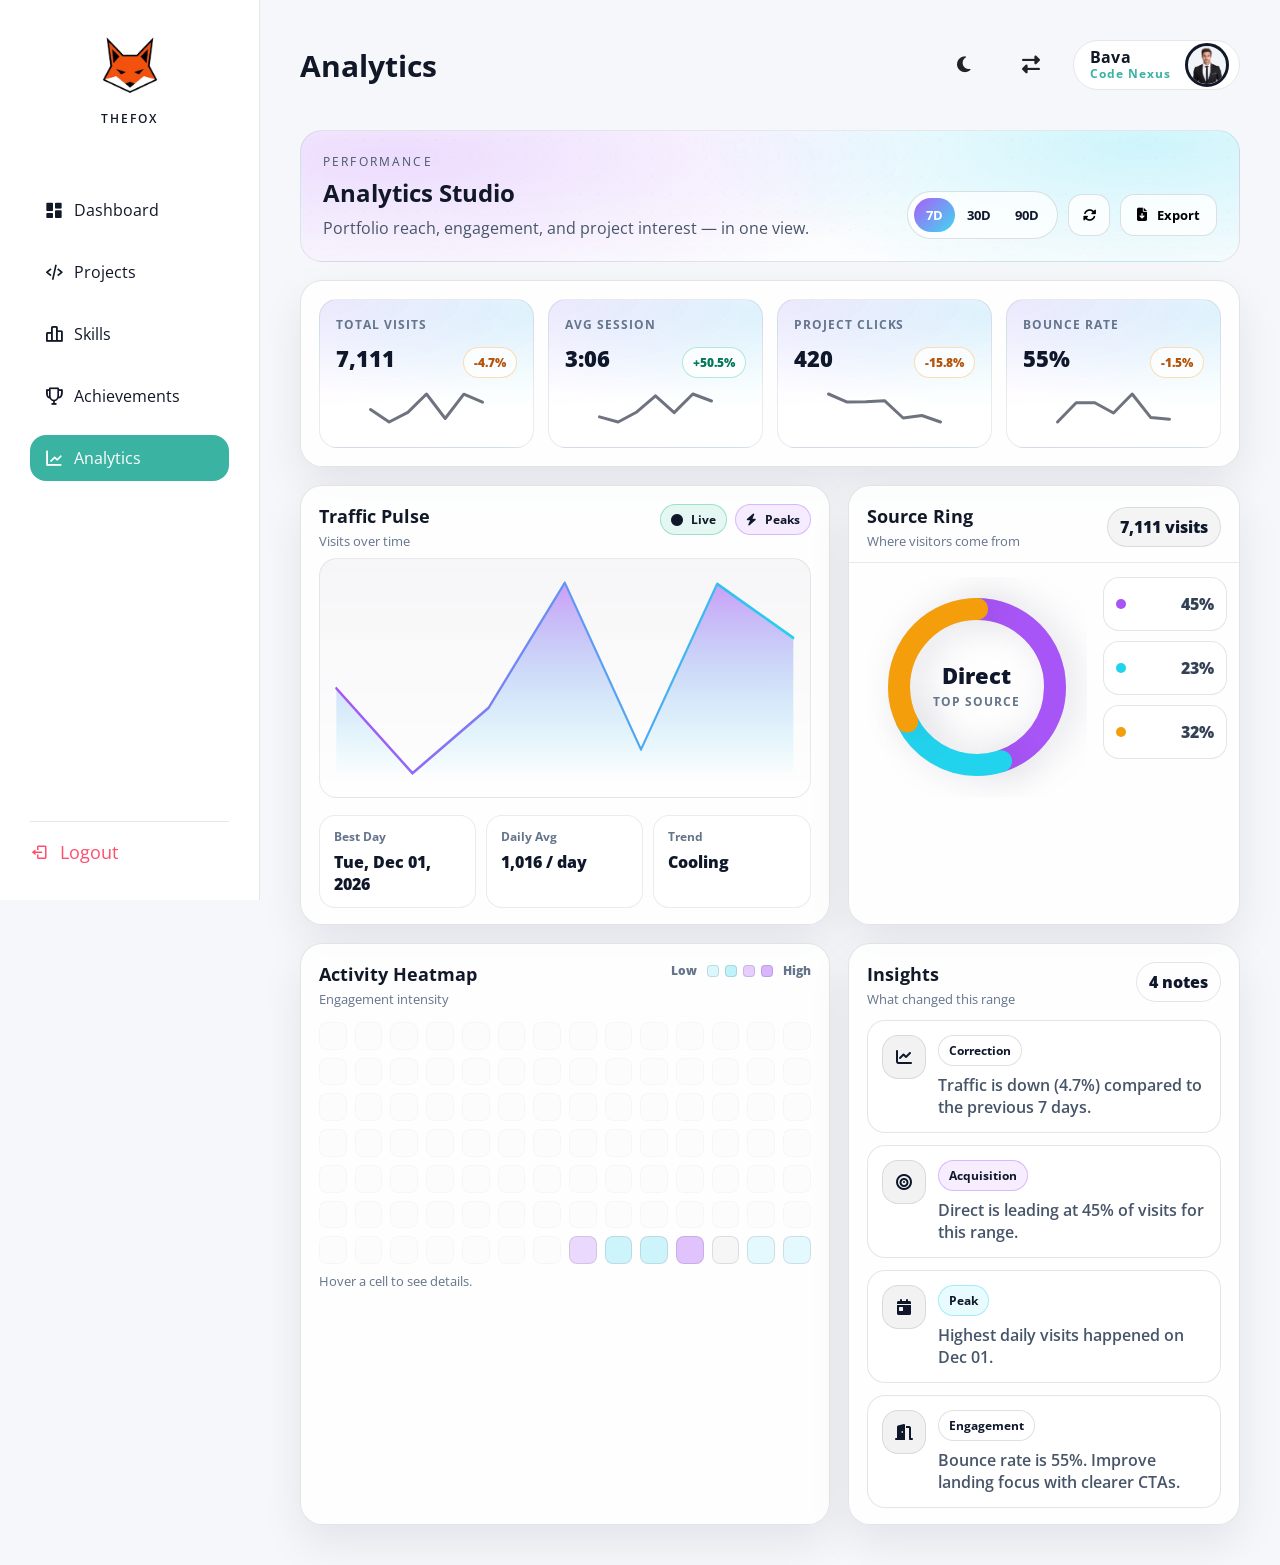
<file: dashboardanalytics.html>
<!DOCTYPE html>
<html lang="en">

<head>

    <meta charset="UTF-8">
    <meta name="viewport" content="width=device-width, initial-scale=1.0">
    <link rel="icon" type="image/png" href="images/logo.png">

    <title>The Fox </title>

    <!-- CSS -->

    <link rel="stylesheet" href="css/style.css">
    <link rel="stylesheet" href="https://cdnjs.cloudflare.com/ajax/libs/font-awesome/6.5.0/css/all.min.css">
    <link
        href="https://fonts.googleapis.com/css2?family=Montserrat:wght@400;600;700&family=Open+Sans:wght@400;600&display=swap"
        rel="stylesheet">
    <!-- Boxicons -->

    <link href='https://unpkg.com/boxicons@2.1.4/css/boxicons.min.css' rel='stylesheet'>

</head>

<body class="dashboard-body">

    <!-- SIDEBAR -->

    <aside class="sidebar">

        <div class="sidebar-logo">

            <a href="index.html">

                <img src="images/logo.png" alt="logo">
                <span>THEFOX</span>

            </a>

        </div>

        <ul class="menu">

            <li>
                <a href="dashboard.html">
                    <i class='bx bxs-dashboard'></i>
                    Dashboard
                </a>
            </li>

            <li>
                <a href="dashboardproject.html">
                    <i class='bx bx-code-alt'></i>
                    Projects
                </a>
            </li>

            <li>
                <a href="dashboardskills.html">
                    <i class='bx bx-bar-chart-alt-2'></i>
                    Skills
                </a>
            </li>
            <li>
                <a href="dashboardachievements.html">
                    <i class='bx bx-trophy'></i>
                    Achievements
                </a>
            </li>

            <li class="active">
                <a href="dashboardanalytics.html">
                    <i class='bx bx-line-chart'></i>
                    Analytics
                </a>
            </li>
        </ul>
        <div class="logout">

            <a href="login.html" data-logout>

                <i class='bx bx-log-out'></i>
                Logout

            </a>

        </div>
    </aside>

    <!-- MAIN -->

    <main class="dashboard-main">

        <!-- TOPBAR -->

        <div class="topbar">

            <h1>Analytics</h1>

            <div class="topbar-right">

                <!-- DARK MODE -->

                <button id="theme-toggle" class="icon-btn" aria-label="Toggle theme">

                    <i class="fa-solid fa-moon"></i>

                </button>

                <!-- RTL MODE -->

                <button id="rtl-toggle" class="rtl-btn" aria-label="Toggle RTL">

                    <i class="fa-solid fa-right-left"></i>

                </button>

                <!-- PROFILE -->

                <a class="profile-chip" href="#" aria-label="Profile">

                    <div class="profile-meta">
                        <div class="profile-name">Bava</div>
                        <div class="profile-plan">Code Nexus</div>
                    </div>

                    <div class="profile-avatar" aria-hidden="true">
                        <img src="images/about.png" alt="Profile">
                    </div>

                </a>

            </div>

        </div>

        <!-- ANALYTICS STUDIO -->

        <section class="dash-analytics" aria-label="Analytics studio">

            <header class="dash-analytics__head">
                <div class="dash-analytics__head-left">
                    <p class="dash-analytics__kicker">Performance</p>
                    <h2>Analytics Studio</h2>
                    <p class="dash-analytics__sub">
                        Portfolio reach, engagement, and project interest — in one view.
                    </p>
                </div>

                <div class="dash-analytics__head-right" aria-label="Controls">

                    <div class="dash-analytics__seg" role="tablist" aria-label="Date range">
                        <button class="dash-analytics__seg-btn is-active" type="button" role="tab"
                            aria-selected="true" data-range="7">7D</button>
                        <button class="dash-analytics__seg-btn" type="button" role="tab" aria-selected="false"
                            data-range="30">30D</button>
                        <button class="dash-analytics__seg-btn" type="button" role="tab" aria-selected="false"
                            data-range="90">90D</button>
                    </div>

                    <button id="da-refresh" class="dash-analytics__icon" type="button" aria-label="Refresh analytics">
                        <i class="fa-solid fa-rotate" aria-hidden="true"></i>
                    </button>

                    <button id="da-export" class="dash-analytics__btn" type="button">
                        <i class="fa-solid fa-file-arrow-down" aria-hidden="true"></i>
                        Export
                    </button>

                </div>
            </header>

            <div class="dash-analytics__grid">

                <!-- KPI STRIP -->

                <article class="da-card da-kpi" aria-label="Key metrics">
                    <div class="da-kpi__row">
                        <div class="da-kpi__item">
                            <p class="da-kpi__label">Total Visits</p>
                            <div class="da-kpi__value">
                                <span id="da-kpi-visits">0</span>
                                <span class="da-kpi__delta is-up" id="da-kpi-visits-delta">+0%</span>
                            </div>
                            <svg class="da-spark" viewBox="0 0 120 36" aria-hidden="true" data-spark="visits">
                                <path class="da-spark__line" d=""></path>
                            </svg>
                        </div>

                        <div class="da-kpi__item">
                            <p class="da-kpi__label">Avg Session</p>
                            <div class="da-kpi__value">
                                <span id="da-kpi-session">0:00</span>
                                <span class="da-kpi__delta is-up" id="da-kpi-session-delta">+0%</span>
                            </div>
                            <svg class="da-spark" viewBox="0 0 120 36" aria-hidden="true" data-spark="session">
                                <path class="da-spark__line" d=""></path>
                            </svg>
                        </div>

                        <div class="da-kpi__item">
                            <p class="da-kpi__label">Project Clicks</p>
                            <div class="da-kpi__value">
                                <span id="da-kpi-clicks">0</span>
                                <span class="da-kpi__delta is-down" id="da-kpi-clicks-delta">-0%</span>
                            </div>
                            <svg class="da-spark" viewBox="0 0 120 36" aria-hidden="true" data-spark="clicks">
                                <path class="da-spark__line" d=""></path>
                            </svg>
                        </div>

                        <div class="da-kpi__item">
                            <p class="da-kpi__label">Bounce Rate</p>
                            <div class="da-kpi__value">
                                <span id="da-kpi-bounce">0%</span>
                                <span class="da-kpi__delta is-up" id="da-kpi-bounce-delta">+0%</span>
                            </div>
                            <svg class="da-spark" viewBox="0 0 120 36" aria-hidden="true" data-spark="bounce">
                                <path class="da-spark__line" d=""></path>
                            </svg>
                        </div>
                    </div>
                </article>

                <!-- PULSE CHART -->

                <article class="da-card da-pulse" aria-label="Traffic pulse chart">
                    <div class="da-card__head">
                        <div>
                            <h3>Traffic Pulse</h3>
                            <p>Visits over time</p>
                        </div>
                        <div class="da-badges" aria-label="Signals">
                            <span class="da-badge is-emerald"><i class="fa-solid fa-circle" aria-hidden="true"></i>
                                Live</span>
                            <span class="da-badge is-violet"><i class="fa-solid fa-bolt" aria-hidden="true"></i>
                                Peaks</span>
                        </div>
                    </div>

                    <div class="da-pulse__chart" aria-hidden="true">
                        <svg id="da-linechart" viewBox="0 0 720 240" preserveAspectRatio="none">
                            <defs>
                                <linearGradient id="da-line-grad" x1="0" x2="0" y1="0" y2="1">
                                    <stop offset="0" stop-color="rgba(168,85,247,0.55)" />
                                    <stop offset="1" stop-color="rgba(34,211,238,0.02)" />
                                </linearGradient>
                                <linearGradient id="da-stroke-grad" x1="0" x2="1" y1="0" y2="0">
                                    <stop offset="0" stop-color="#a855f7" />
                                    <stop offset="1" stop-color="#22d3ee" />
                                </linearGradient>
                            </defs>

                            <path id="da-line-area" fill="url(#da-line-grad)" d=""></path>
                            <path id="da-line" fill="none" stroke="url(#da-stroke-grad)" stroke-width="3" d=""
                                stroke-linecap="round" stroke-linejoin="round"></path>
                        </svg>
                    </div>

                    <div class="da-pulse__meta" aria-label="Chart summary">
                        <div class="da-mini">
                            <p class="da-mini__k">Best Day</p>
                            <p class="da-mini__v" id="da-best-day">—</p>
                        </div>
                        <div class="da-mini">
                            <p class="da-mini__k">Daily Avg</p>
                            <p class="da-mini__v" id="da-daily-avg">—</p>
                        </div>
                        <div class="da-mini">
                            <p class="da-mini__k">Trend</p>
                            <p class="da-mini__v" id="da-trend">—</p>
                        </div>
                    </div>
                </article>

                <!-- SOURCE RING -->

                <article class="da-card da-ring" aria-label="Traffic sources">
                    <div class="da-card__head">
                        <div>
                            <h3>Source Ring</h3>
                            <p>Where visitors come from</p>
                        </div>
                        <span class="da-pill" id="da-source-total">0</span>
                    </div>

                    <div class="da-ring__wrap">
                        <div class="da-ring__viz" aria-hidden="true">
                            <svg id="da-donut" viewBox="0 0 220 220">
                                <circle class="da-donut__track" cx="110" cy="110" r="78"></circle>
                                <circle class="da-donut__slice is-violet" cx="110" cy="110" r="78"></circle>
                                <circle class="da-donut__slice is-cyan" cx="110" cy="110" r="78"></circle>
                                <circle class="da-donut__slice is-amber" cx="110" cy="110" r="78"></circle>
                            </svg>
                            <div class="da-ring__center">
                                <p class="da-ring__big" id="da-source-top">—</p>
                                <p class="da-ring__small">Top Source</p>
                            </div>
                        </div>

                        <ul class="da-ring__legend" aria-label="Source breakdown">
                            <li>
                                <span class="da-dot is-violet" aria-hidden="true"></span>
                                <span class="da-ring__name">Direct</span>
                                <span class="da-ring__val" id="da-src-direct">0%</span>
                            </li>
                            <li>
                                <span class="da-dot is-cyan" aria-hidden="true"></span>
                                <span class="da-ring__name">Social</span>
                                <span class="da-ring__val" id="da-src-social">0%</span>
                            </li>
                            <li>
                                <span class="da-dot is-amber" aria-hidden="true"></span>
                                <span class="da-ring__name">Search</span>
                                <span class="da-ring__val" id="da-src-search">0%</span>
                            </li>
                        </ul>
                    </div>
                </article>

                <!-- HEATMAP -->

                <article class="da-card da-heat" aria-label="Activity heatmap">
                    <div class="da-card__head">
                        <div>
                            <h3>Activity Heatmap</h3>
                            <p>Engagement intensity</p>
                        </div>
                        <div class="da-heat__key" aria-label="Heatmap key">
                            <span class="da-heat__k">Low</span>
                            <span class="da-heat__swatches" aria-hidden="true">
                                <span class="da-heat__swatch" data-lvl="1"></span>
                                <span class="da-heat__swatch" data-lvl="2"></span>
                                <span class="da-heat__swatch" data-lvl="3"></span>
                                <span class="da-heat__swatch" data-lvl="4"></span>
                            </span>
                            <span class="da-heat__k">High</span>
                        </div>
                    </div>

                    <div id="da-heatmap" class="da-heat__grid" role="grid" aria-label="Heatmap grid"></div>

                    <p class="da-heat__hint" id="da-heat-hint">Hover a cell to see details.</p>
                </article>

                <!-- INSIGHTS -->

                <article class="da-card da-insights" aria-label="Insights">
                    <div class="da-card__head">
                        <div>
                            <h3>Insights</h3>
                            <p>What changed this range</p>
                        </div>
                        <span class="da-pill is-ghost" id="da-insight-count">0 notes</span>
                    </div>

                    <ul class="da-insights__list" id="da-insights-list" aria-label="Insight list"></ul>
                </article>

            </div>

        </section>

    </main>
    <script src="js/auth.js"></script>
    <script src="js/script.js"></script>
    <script src="js/dashboardanalytics.js"></script>
</body>

</html>
</file>
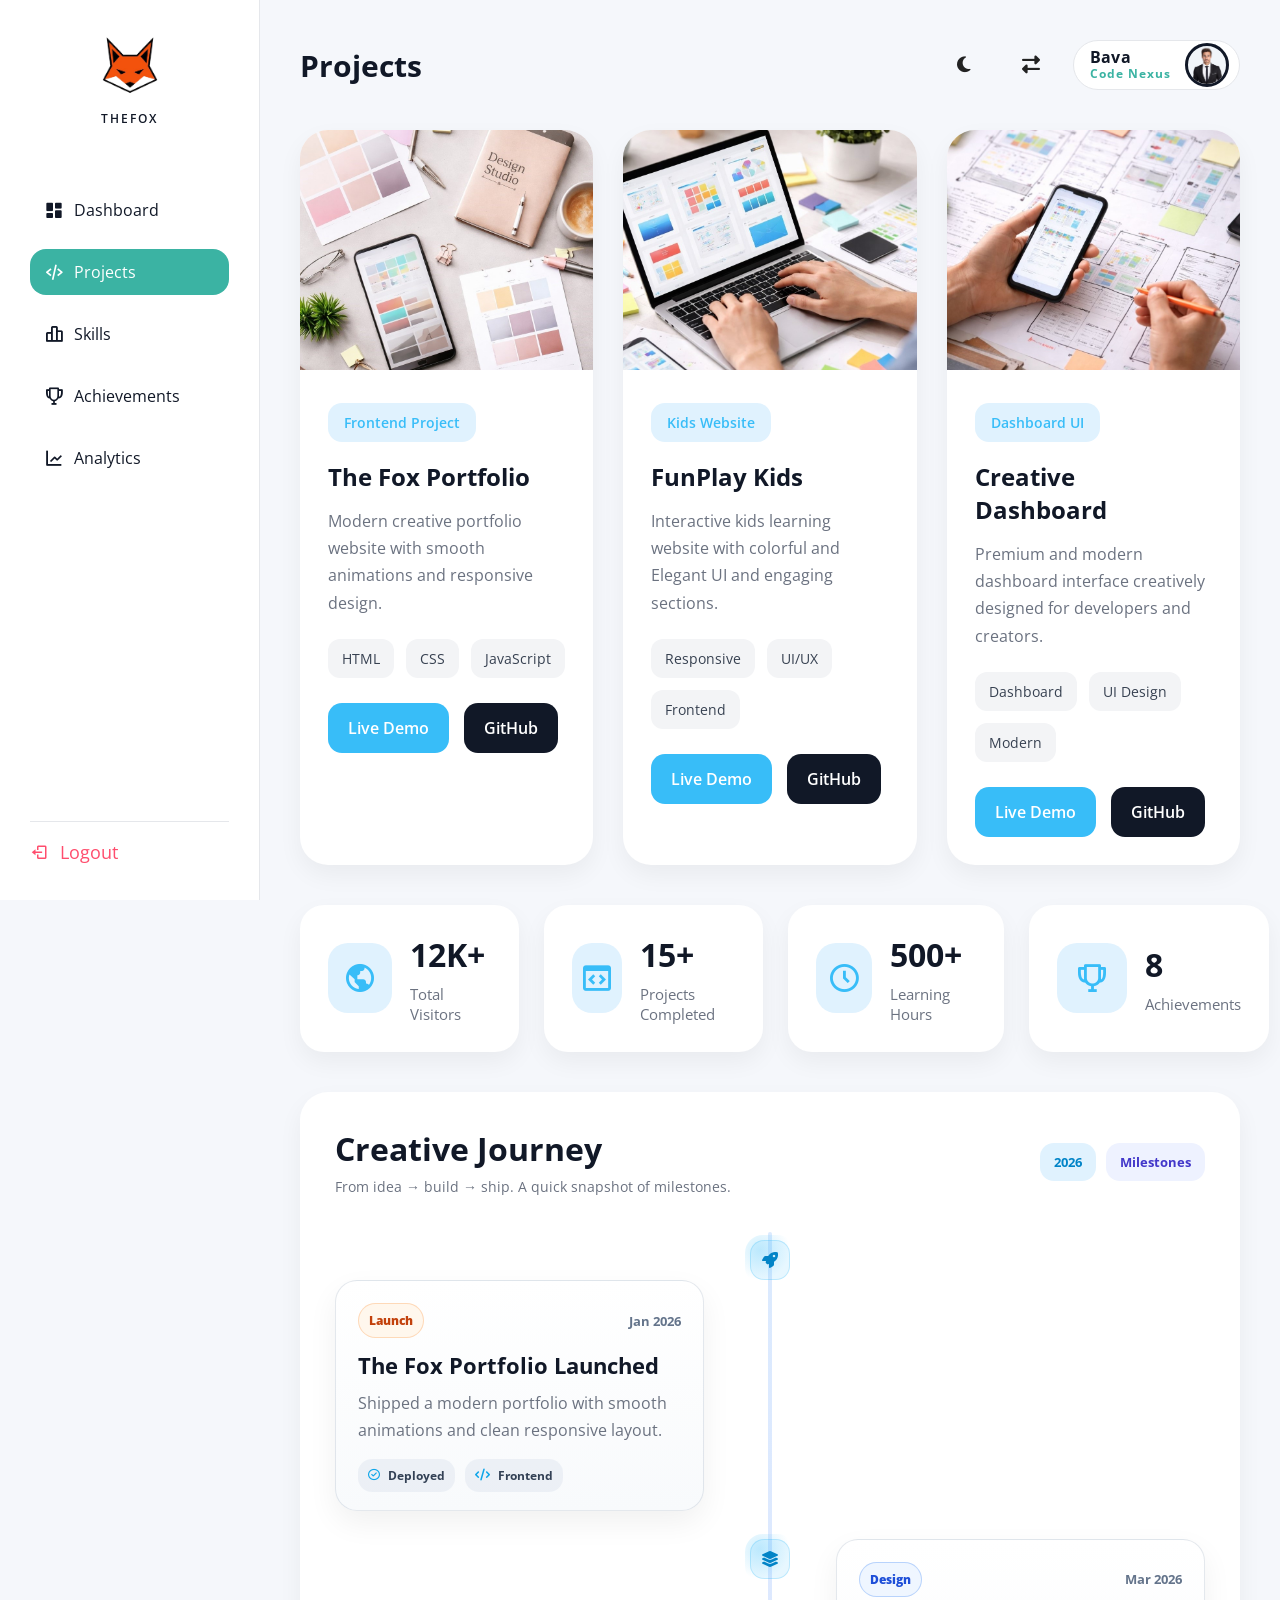
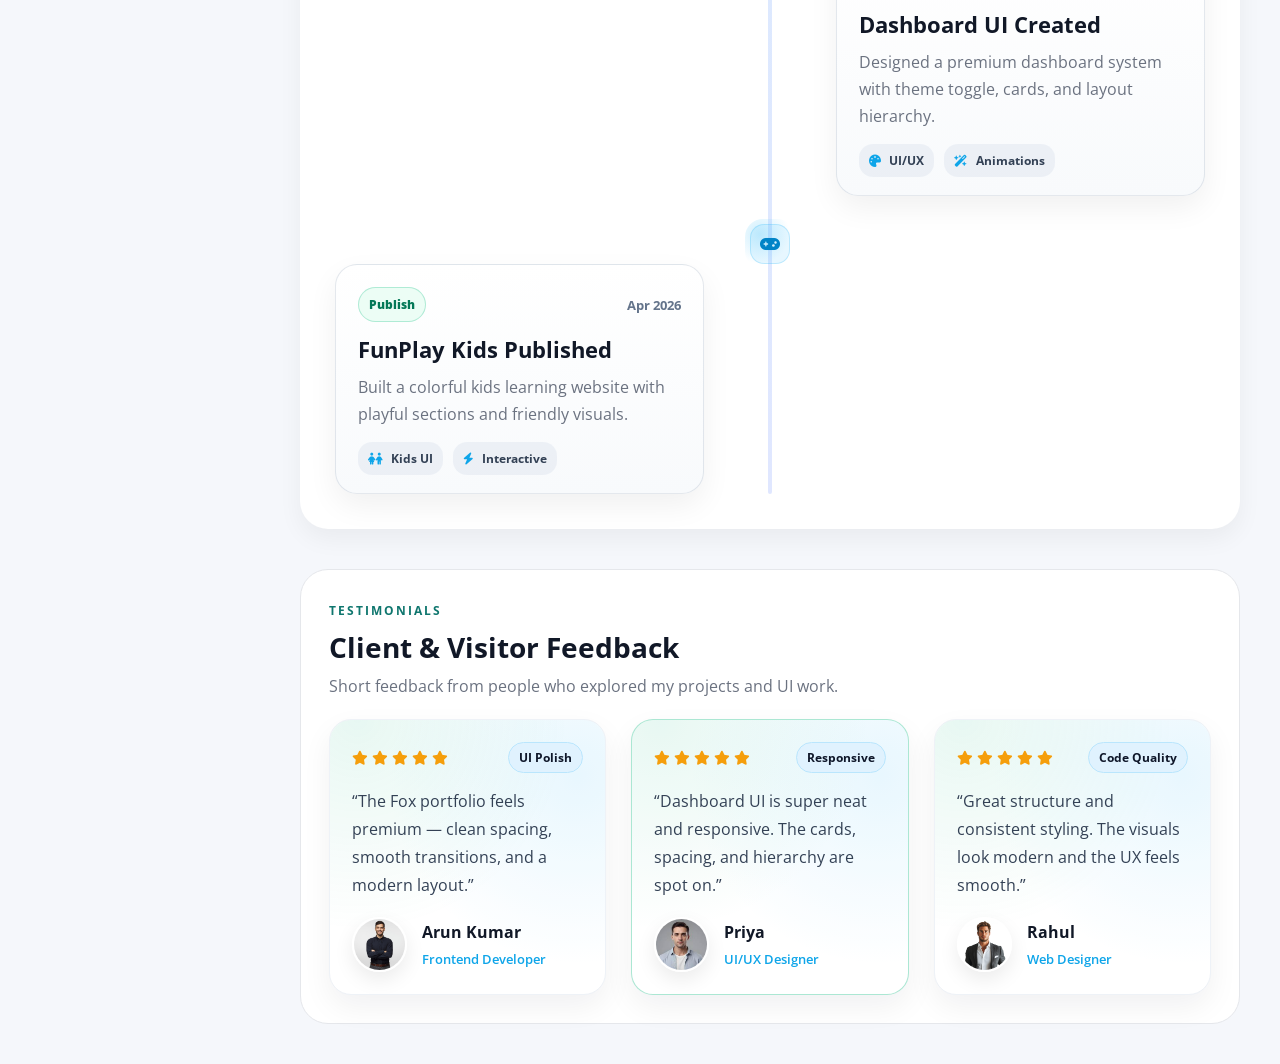
<file: dashboardproject.html>
﻿<!DOCTYPE html>
<html lang="en">

<head>

    <meta charset="UTF-8">
    <meta name="viewport" content="width=device-width, initial-scale=1.0">
    <link rel="icon" type="image/png" href="images/logo.png">

    <title>The Fox </title>

    <!-- CSS -->

    <link rel="stylesheet" href="css/style.css">
    <link rel="stylesheet" href="https://cdnjs.cloudflare.com/ajax/libs/font-awesome/6.5.0/css/all.min.css">
    <link
        href="https://fonts.googleapis.com/css2?family=Montserrat:wght@400;600;700&family=Open+Sans:wght@400;600&display=swap"
        rel="stylesheet">
    <!-- Boxicons -->

    <link href='https://unpkg.com/boxicons@2.1.4/css/boxicons.min.css' rel='stylesheet'>

</head>

<body class="dashboard-body">

    <!-- SIDEBAR -->

    <aside class="sidebar">

        <div class="sidebar-logo">

            <a href="index.html">

                <img src="images/logo.png" alt="logo">
                <span>THEFOX</span>

            </a>

        </div>

        <ul class="menu">

            <li>
                <a href="dashboard.html">
                    <i class='bx bxs-dashboard'></i>
                    Dashboard
                </a>
            </li>

            <li class="active">
                <a href="dashboardproject.html">
                    <i class='bx bx-code-alt'></i>
                    Projects
                </a>
            </li>

            <li>
                <a href="dashboardskills.html">
                    <i class='bx bx-bar-chart-alt-2'></i>
                    Skills
                </a>
            </li>
            <li>
                <a href="dashboardachievements.html">
                    <i class='bx bx-trophy'></i>
                    Achievements
                </a>
            </li>

            <li>
                <a href="dashboardanalytics.html">
                    <i class='bx bx-line-chart'></i>
                    Analytics
                </a>
            </li>
        </ul>
        <div class="logout">

            <a href="login.html" data-logout>

                <i class='bx bx-log-out'></i>
                Logout

            </a>

        </div>
    </aside>

    <!-- MAIN -->

    <main class="dashboard-main">

        <!-- TOPBAR -->

        <div class="topbar">

            <h1>Projects</h1>

            <div class="topbar-right">

                <!-- DARK MODE -->

                <button id="theme-toggle" class="icon-btn" aria-label="Toggle theme">

                    <i class="fa-solid fa-moon"></i>

                </button>

                <!-- RTL MODE -->

                <button id="rtl-toggle" class="rtl-btn" aria-label="Toggle RTL">

                    <i class="fa-solid fa-right-left"></i>

                </button>

                <!-- PROFILE -->

                <a class="profile-chip" href="#" aria-label="Profile">

                    <div class="profile-meta">
                        <div class="profile-name">Bava</div>
                        <div class="profile-plan">Code Nexus</div>
                    </div>

                    <div class="profile-avatar" aria-hidden="true">
                        <img src="images/about.png" alt="Profile">
                    </div>

                </a>

            </div>

        </div>

        <!-- FEATURED PROJECTS -->

        <div class="dashboard-projects">

            <!-- PROJECT CARD 1 -->

            <div class="dashboard-project-card">

                <img src="images/featured1.jpg" alt="The Fox Portfolio project preview">

                <div class="project-content">

                    <div class="project-tag">

                        Frontend Project

                    </div>

                    <h3>The Fox Portfolio</h3>

                    <p>
                        Modern creative portfolio website with smooth animations and responsive design.
                    </p>

                    <div class="project-tech">

                        <span>HTML</span>
                        <span>CSS</span>
                        <span>JavaScript</span>

                    </div>

                    <div class="project-buttons">

                        <a href="#" class="live-btn">

                            Live Demo

                        </a>

                        <a href="#" class="github-btn">

                            GitHub

                        </a>

                    </div>

                </div>

            </div>

            <!-- PROJECT CARD 2 -->

            <div class="dashboard-project-card">

                <img src="images/featured2.jpg" alt="FunPlay Kids website preview">

                <div class="project-content">

                    <div class="project-tag">

                        Kids Website

                    </div>

                    <h3>FunPlay Kids</h3>

                    <p>
                        Interactive kids learning website with colorful and Elegant UI and engaging sections.
                    </p>

                    <div class="project-tech">

                        <span>Responsive</span>
                        <span>UI/UX</span>
                        <span>Frontend</span>

                    </div>

                    <div class="project-buttons">

                        <a href="#" class="live-btn">

                            Live Demo

                        </a>

                        <a href="#" class="github-btn">

                            GitHub

                        </a>

                    </div>

                </div>

            </div>

            <!-- PROJECT CARD 3 -->

            <div class="dashboard-project-card">

                <img src="images/featured3.jpg" alt="Creative Dashboard interface preview">

                <div class="project-content">

                    <div class="project-tag">

                        Dashboard UI

                    </div>

                    <h3>Creative Dashboard</h3>

                    <p>
                        Premium and modern dashboard interface creatively designed for developers and creators.
                    </p>

                    <div class="project-tech">

                        <span>Dashboard</span>
                        <span>UI Design</span>
                        <span>Modern</span>

                    </div>

                    <div class="project-buttons">

                        <a href="#" class="live-btn">

                            Live Demo

                        </a>

                        <a href="#" class="github-btn">

                            GitHub

                        </a>

                    </div>

                </div>

            </div>

        </div>
        <!-- PROJECT STATS -->

        <div class="project-stats-section">

            <!-- STAT 1 -->

            <div class="project-stat-card">

                <div class="stat-icon">

                    <i class='bx bx-world'></i>

                </div>

                <div>

                    <h3>12K+</h3>

                    <p>Total Visitors</p>

                </div>

            </div>

            <!-- STAT 2 -->

            <div class="project-stat-card">

                <div class="stat-icon">

                    <i class='bx bx-code-block'></i>

                </div>

                <div>

                    <h3>15+</h3>

                    <p>Projects Completed</p>

                </div>

            </div>

            <!-- STAT 3 -->

            <div class="project-stat-card">

                <div class="stat-icon">

                    <i class='bx bx-time-five'></i>

                </div>

                <div>

                    <h3>500+</h3>

                    <p>Learning Hours</p>

                </div>

            </div>

            <!-- STAT 4 -->

            <div class="project-stat-card">

                <div class="stat-icon">

                    <i class='bx bx-trophy'></i>

                </div>

                <div>

                    <h3>8</h3>

                    <p>Achievements</p>

                </div>

            </div>

        </div>

        <!-- CREATIVE TIMELINE (NEW) -->

        <section class="creative-timeline journey-timeline" aria-label="Creative Journey Timeline">

            <!-- HEADER -->

            <header class="journey-header">

                <div>
                    <h3>Creative Journey</h3>
                    <p class="journey-subtitle">From idea → build → ship. A quick snapshot of milestones.</p>
                </div>

                <div class="journey-chips" aria-label="Timeline filters">
                    <span class="journey-chip is-active">2026</span>
                    <span class="journey-chip">Milestones</span>
                </div>

            </header>

            <!-- JOURNEY -->

            <ol class="journey-list">

                <li class="journey-item">

                    <div class="journey-pin" aria-hidden="true">
                        <i class="fa-solid fa-rocket"></i>
                    </div>

                    <article class="journey-card">
                        <div class="journey-top">
                            <span class="journey-badge">Launch</span>
                            <span class="journey-date">Jan 2026</span>
                        </div>
                        <h4>The Fox Portfolio Launched</h4>
                        <p>Shipped a modern portfolio with smooth animations and clean responsive layout.</p>
                        <div class="journey-meta">
                            <span><i class="fa-regular fa-circle-check"></i> Deployed</span>
                            <span><i class="fa-solid fa-code"></i> Frontend</span>
                        </div>
                    </article>

                </li>

                <li class="journey-item">

                    <div class="journey-pin" aria-hidden="true">
                        <i class="fa-solid fa-layer-group"></i>
                    </div>

                    <article class="journey-card">
                        <div class="journey-top">
                            <span class="journey-badge is-blue">Design</span>
                            <span class="journey-date">Mar 2026</span>
                        </div>
                        <h4>Dashboard UI Created</h4>
                        <p>Designed a premium dashboard system with theme toggle, cards, and layout hierarchy.</p>
                        <div class="journey-meta">
                            <span><i class="fa-solid fa-palette"></i> UI/UX</span>
                            <span><i class="fa-solid fa-wand-magic-sparkles"></i> Animations</span>
                        </div>
                    </article>

                </li>

                <li class="journey-item">

                    <div class="journey-pin" aria-hidden="true">
                        <i class="fa-solid fa-gamepad"></i>
                    </div>

                    <article class="journey-card">
                        <div class="journey-top">
                            <span class="journey-badge is-green">Publish</span>
                            <span class="journey-date">Apr 2026</span>
                        </div>
                        <h4>FunPlay Kids Published</h4>
                        <p>Built a colorful kids learning website with playful sections and friendly visuals.</p>
                        <div class="journey-meta">
                            <span><i class="fa-solid fa-children"></i> Kids UI</span>
                            <span><i class="fa-solid fa-bolt"></i> Interactive</span>
                        </div>
                    </article>

                </li>

            </ol>

        </section>

        <!-- TESTIMONIALS SECTION -->

        <section class="fox-testimonials" aria-labelledby="fox-testimonials-title">

            <header class="fox-testimonials__header">
                <p class="fox-testimonials__kicker">Testimonials</p>
                <h2 id="fox-testimonials-title">Client & Visitor Feedback</h2>
                <p class="fox-testimonials__desc">
                    Short feedback from people who explored my projects and UI work.
                </p>
            </header>

            <div class="fox-testimonials__grid">

                <article class="fox-testimonials__card">
                    <div class="fox-testimonials__top">
                        <div class="fox-testimonials__rating" aria-label="5 out of 5 stars">
                            <i class="fa-solid fa-star"></i>
                            <i class="fa-solid fa-star"></i>
                            <i class="fa-solid fa-star"></i>
                            <i class="fa-solid fa-star"></i>
                            <i class="fa-solid fa-star"></i>
                        </div>
                        <span class="fox-testimonials__tag">UI Polish</span>
                    </div>

                    <p class="fox-testimonials__quote">
                        “The Fox portfolio feels premium — clean spacing, smooth transitions, and a modern layout.”
                    </p>

                    <div class="fox-testimonials__user">
                        <img src="images/client1.jpg" alt="Arun Kumar">
                        <div class="fox-testimonials__meta">
                            <h4 class="fox-testimonials__name">Arun Kumar</h4>
                            <span class="fox-testimonials__role">Frontend Developer</span>
                        </div>
                    </div>
                </article>

                <article class="fox-testimonials__card fox-testimonials__card--featured">
                    <div class="fox-testimonials__top">
                        <div class="fox-testimonials__rating" aria-label="5 out of 5 stars">
                            <i class="fa-solid fa-star"></i>
                            <i class="fa-solid fa-star"></i>
                            <i class="fa-solid fa-star"></i>
                            <i class="fa-solid fa-star"></i>
                            <i class="fa-solid fa-star"></i>
                        </div>
                        <span class="fox-testimonials__tag">Responsive</span>
                    </div>

                    <p class="fox-testimonials__quote">
                        “Dashboard UI is super neat and responsive. The cards, spacing, and hierarchy are spot on.”
                    </p>

                    <div class="fox-testimonials__user">
                        <img src="images/portfolio client1.jpg" alt="Priya">
                        <div class="fox-testimonials__meta">
                            <h4 class="fox-testimonials__name">Priya</h4>
                            <span class="fox-testimonials__role">UI/UX Designer</span>
                        </div>
                    </div>
                </article>

                <article class="fox-testimonials__card">
                    <div class="fox-testimonials__top">
                        <div class="fox-testimonials__rating" aria-label="5 out of 5 stars">
                            <i class="fa-solid fa-star"></i>
                            <i class="fa-solid fa-star"></i>
                            <i class="fa-solid fa-star"></i>
                            <i class="fa-solid fa-star"></i>
                            <i class="fa-solid fa-star"></i>
                        </div>
                        <span class="fox-testimonials__tag">Code Quality</span>
                    </div>

                    <p class="fox-testimonials__quote">
                        “Great structure and consistent styling. The visuals look modern and the UX feels smooth.”
                    </p>

                    <div class="fox-testimonials__user">
                        <img src="images/portfolio client4.jpg" alt="Rahul">
                        <div class="fox-testimonials__meta">
                            <h4 class="fox-testimonials__name">Rahul</h4>
                            <span class="fox-testimonials__role">Web Designer</span>
                        </div>
                    </div>
                </article>

            </div>

        </section>

    </main>

    <script src="js/auth.js"></script>
    <script src="js/script.js"></script>

</body>

</html>
</file>
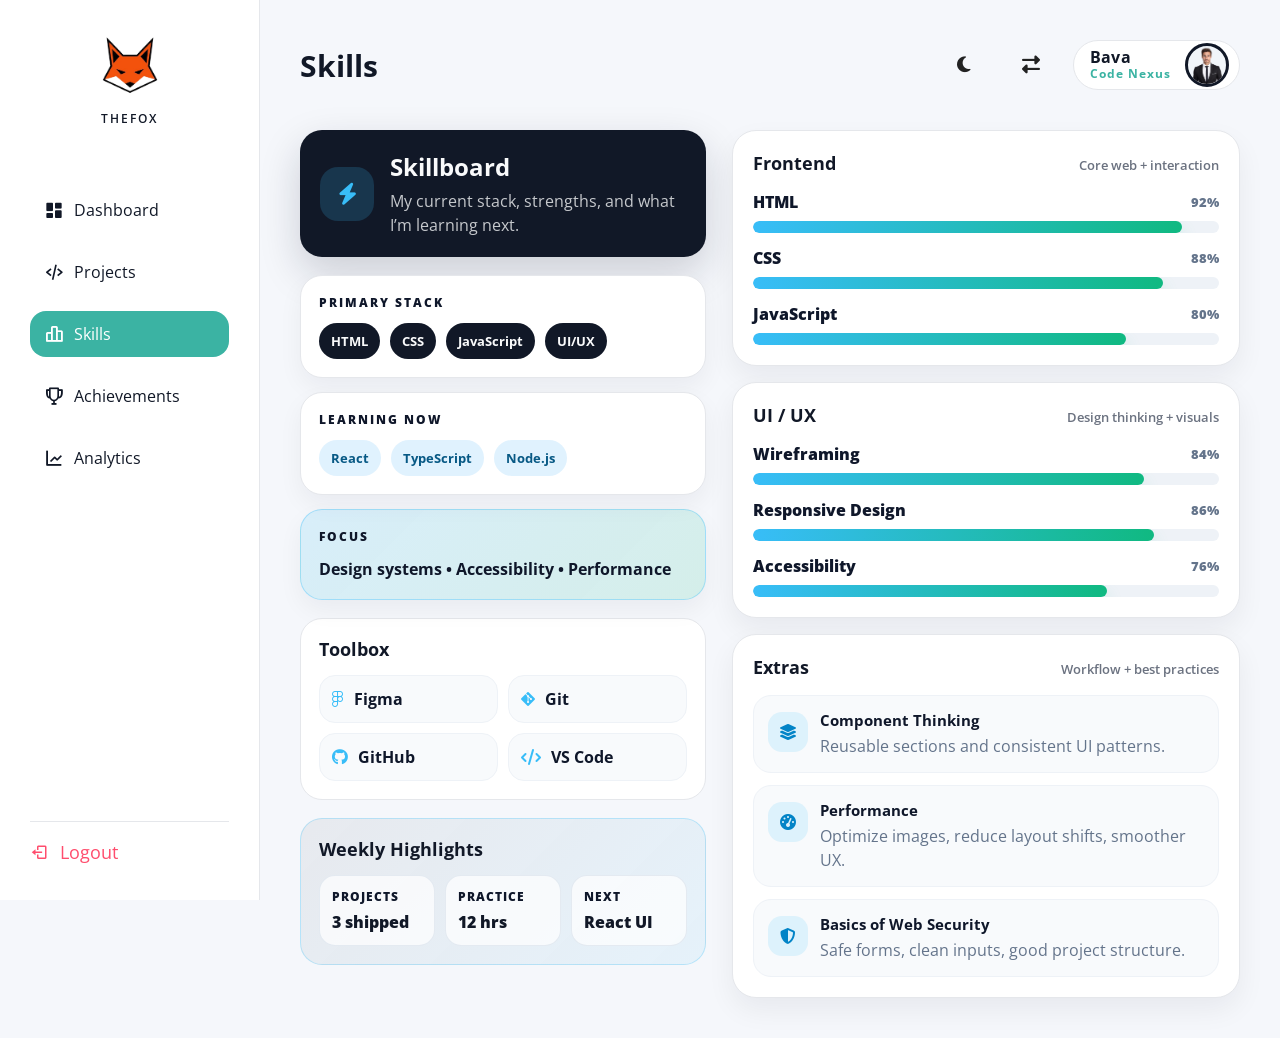
<file: dashboardskills.html>
<!DOCTYPE html>
<html lang="en">

<head>

    <meta charset="UTF-8">
    <meta name="viewport" content="width=device-width, initial-scale=1.0">
    <link rel="icon" type="image/png" href="images/logo.png">

    <title>The Fox </title>

    <!-- CSS -->

    <link rel="stylesheet" href="css/style.css">
    <link rel="stylesheet" href="https://cdnjs.cloudflare.com/ajax/libs/font-awesome/6.5.0/css/all.min.css">
    <link
        href="https://fonts.googleapis.com/css2?family=Montserrat:wght@400;600;700&family=Open+Sans:wght@400;600&display=swap"
        rel="stylesheet">
    <!-- Boxicons -->

    <link href='https://unpkg.com/boxicons@2.1.4/css/boxicons.min.css' rel='stylesheet'>

</head>

<body class="dashboard-body">

    <!-- SIDEBAR -->

    <aside class="sidebar">

        <div class="sidebar-logo">

            <a href="index.html">

                <img src="images/logo.png" alt="logo">
                <span>THEFOX</span>

            </a>

        </div>

        <ul class="menu">

            <li>
                <a href="dashboard.html">
                    <i class='bx bxs-dashboard'></i>
                    Dashboard
                </a>
            </li>

            <li>
                <a href="dashboardproject.html">
                    <i class='bx bx-code-alt'></i>
                    Projects
                </a>
            </li>

            <li class="active">
                <a href="dashboardskills.html">
                    <i class='bx bx-bar-chart-alt-2'></i>
                    Skills
                </a>
            </li>
            <li>
                <a href="dashboardachievements.html">
                    <i class='bx bx-trophy'></i>
                    Achievements
                </a>
            </li>

            <li>
                <a href="dashboardanalytics.html">
                    <i class='bx bx-line-chart'></i>
                    Analytics
                </a>
            </li>
        </ul>
        <div class="logout">

            <a href="login.html" data-logout>

                <i class='bx bx-log-out'></i>
                Logout

            </a>

        </div>
    </aside>

    <!-- MAIN -->

    <main class="dashboard-main">

        <!-- TOPBAR -->

        <div class="topbar">

            <h1>Skills</h1>

            <div class="topbar-right">

                <!-- DARK MODE -->

                <button id="theme-toggle" class="icon-btn" aria-label="Toggle theme">

                    <i class="fa-solid fa-moon"></i>

                </button>

                <!-- RTL MODE -->

                <button id="rtl-toggle" class="rtl-btn" aria-label="Toggle RTL">

                    <i class="fa-solid fa-right-left"></i>

                </button>

                <!-- PROFILE -->

                <a class="profile-chip" href="#" aria-label="Profile">

                    <div class="profile-meta">
                        <div class="profile-name">Bava</div>
                        <div class="profile-plan">Code Nexus</div>
                    </div>

                    <div class="profile-avatar" aria-hidden="true">
                        <img src="images/about.png" alt="Profile">
                    </div>

                </a>

            </div>

        </div>

        <!-- SKILLS LAYOUT -->

        <section class="dash-skills" aria-label="Skills overview">

            <!-- LEFT: SUMMARY -->

            <div class="dash-skills__left">

                <div class="dash-skills__hero">
                    <div class="dash-skills__hero-icon" aria-hidden="true">
                        <i class="fa-solid fa-bolt"></i>
                    </div>
                    <div class="dash-skills__hero-text">
                        <h2>Skillboard</h2>
                        <p>My current stack, strengths, and what I’m learning next.</p>
                    </div>
                </div>

                <div class="dash-skills__quick">

                    <article class="dash-skills__quick-card">
                        <p class="dash-skills__label">Primary Stack</p>
                        <div class="dash-skills__chips" role="list">
                            <span class="dash-skills__chip" role="listitem">HTML</span>
                            <span class="dash-skills__chip" role="listitem">CSS</span>
                            <span class="dash-skills__chip" role="listitem">JavaScript</span>
                            <span class="dash-skills__chip" role="listitem">UI/UX</span>
                        </div>
                    </article>

                    <article class="dash-skills__quick-card">
                        <p class="dash-skills__label">Learning Now</p>
                        <div class="dash-skills__chips" role="list">
                            <span class="dash-skills__chip is-soft" role="listitem">React</span>
                            <span class="dash-skills__chip is-soft" role="listitem">TypeScript</span>
                            <span class="dash-skills__chip is-soft" role="listitem">Node.js</span>
                        </div>
                    </article>

                    <article class="dash-skills__quick-card dash-skills__quick-card--accent">
                        <p class="dash-skills__label">Focus</p>
                        <p class="dash-skills__focus">Design systems • Accessibility • Performance</p>
                    </article>

                </div>

                <article class="dash-skills__mini">
                    <h3>Toolbox</h3>
                    <div class="dash-skills__tools" role="list">
                        <span class="dash-skills__tool" role="listitem"><i class="fa-brands fa-figma"></i> Figma</span>
                        <span class="dash-skills__tool" role="listitem"><i class="fa-brands fa-git-alt"></i> Git</span>
                        <span class="dash-skills__tool" role="listitem"><i class="fa-brands fa-github"></i> GitHub</span>
                        <span class="dash-skills__tool" role="listitem"><i class="fa-solid fa-code"></i> VS Code</span>
                    </div>
                </article>

                <article class="dash-skills__mini dash-skills__mini--highlights" aria-label="Weekly highlights">
                    <h3>Weekly Highlights</h3>
                    <div class="dash-skills__highlights">
                        <div class="dash-skills__highlight">
                            <span class="dash-skills__highlight-k">Projects</span>
                            <span class="dash-skills__highlight-v">3 shipped</span>
                        </div>
                        <div class="dash-skills__highlight">
                            <span class="dash-skills__highlight-k">Practice</span>
                            <span class="dash-skills__highlight-v">12 hrs</span>
                        </div>
                        <div class="dash-skills__highlight">
                            <span class="dash-skills__highlight-k">Next</span>
                            <span class="dash-skills__highlight-v">React UI</span>
                        </div>
                    </div>
                </article>

            </div>

            <!-- RIGHT: SKILL MATRIX -->

            <div class="dash-skills__right" aria-label="Skill matrix">

                <article class="dash-skills__panel">
                    <div class="dash-skills__panel-head">
                        <h3>Frontend</h3>
                        <p>Core web + interaction</p>
                    </div>

                    <div class="dash-skillbar">
                        <div class="dash-skillbar__row">
                            <span class="dash-skillbar__name">HTML</span>
                            <span class="dash-skillbar__val">92%</span>
                        </div>
                        <div class="dash-skillbar__track" style="--val: 92">
                            <div class="dash-skillbar__fill"></div>
                        </div>
                    </div>

                    <div class="dash-skillbar">
                        <div class="dash-skillbar__row">
                            <span class="dash-skillbar__name">CSS</span>
                            <span class="dash-skillbar__val">88%</span>
                        </div>
                        <div class="dash-skillbar__track" style="--val: 88">
                            <div class="dash-skillbar__fill"></div>
                        </div>
                    </div>

                    <div class="dash-skillbar">
                        <div class="dash-skillbar__row">
                            <span class="dash-skillbar__name">JavaScript</span>
                            <span class="dash-skillbar__val">80%</span>
                        </div>
                        <div class="dash-skillbar__track" style="--val: 80">
                            <div class="dash-skillbar__fill"></div>
                        </div>
                    </div>

                </article>

                <article class="dash-skills__panel">
                    <div class="dash-skills__panel-head">
                        <h3>UI / UX</h3>
                        <p>Design thinking + visuals</p>
                    </div>

                    <div class="dash-skillbar">
                        <div class="dash-skillbar__row">
                            <span class="dash-skillbar__name">Wireframing</span>
                            <span class="dash-skillbar__val">84%</span>
                        </div>
                        <div class="dash-skillbar__track" style="--val: 84">
                            <div class="dash-skillbar__fill"></div>
                        </div>
                    </div>

                    <div class="dash-skillbar">
                        <div class="dash-skillbar__row">
                            <span class="dash-skillbar__name">Responsive Design</span>
                            <span class="dash-skillbar__val">86%</span>
                        </div>
                        <div class="dash-skillbar__track" style="--val: 86">
                            <div class="dash-skillbar__fill"></div>
                        </div>
                    </div>

                    <div class="dash-skillbar">
                        <div class="dash-skillbar__row">
                            <span class="dash-skillbar__name">Accessibility</span>
                            <span class="dash-skillbar__val">76%</span>
                        </div>
                        <div class="dash-skillbar__track" style="--val: 76">
                            <div class="dash-skillbar__fill"></div>
                        </div>
                    </div>

                </article>

                <article class="dash-skills__panel">
                    <div class="dash-skills__panel-head">
                        <h3>Extras</h3>
                        <p>Workflow + best practices</p>
                    </div>

                    <div class="dash-skills__list">
                        <div class="dash-skills__item">
                            <i class="fa-solid fa-layer-group" aria-hidden="true"></i>
                            <div>
                                <h4>Component Thinking</h4>
                                <p>Reusable sections and consistent UI patterns.</p>
                            </div>
                        </div>
                        <div class="dash-skills__item">
                            <i class="fa-solid fa-gauge-high" aria-hidden="true"></i>
                            <div>
                                <h4>Performance</h4>
                                <p>Optimize images, reduce layout shifts, smoother UX.</p>
                            </div>
                        </div>
                        <div class="dash-skills__item">
                            <i class="fa-solid fa-shield-halved" aria-hidden="true"></i>
                            <div>
                                <h4>Basics of Web Security</h4>
                                <p>Safe forms, clean inputs, good project structure.</p>
                            </div>
                        </div>
                    </div>

                </article>

            </div>

        </section>

    </main>

    <script src="js/auth.js"></script>
    <script src="js/script.js"></script>

</body>

</html>
</file>
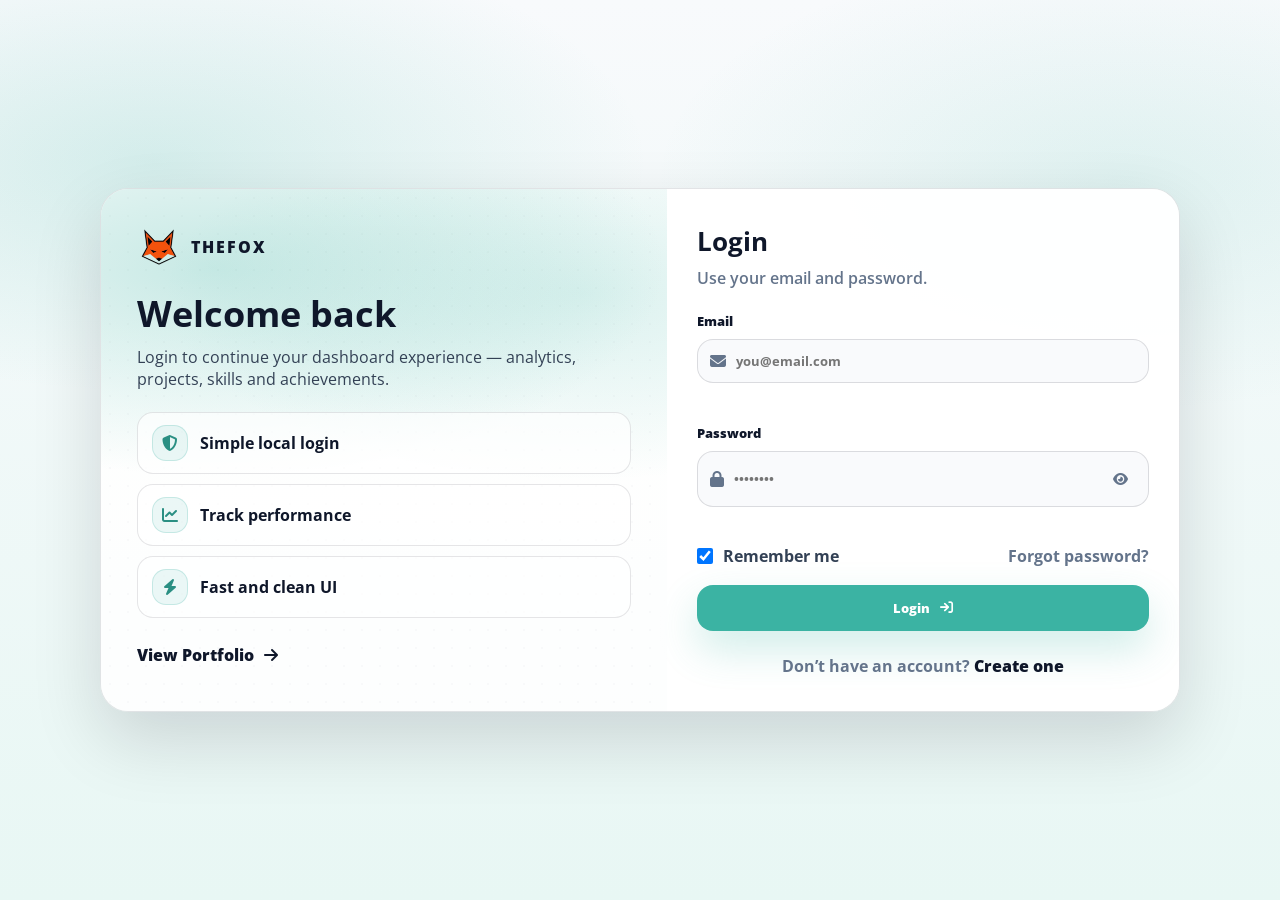
<file: login.html>
<!DOCTYPE html>
<html lang="en">

<head>

    <meta charset="UTF-8">
    <meta name="viewport" content="width=device-width, initial-scale=1.0">
    <link rel="icon" type="image/png" href="images/logo.png">

    <title>The Fox | Login</title>

    <link rel="stylesheet" href="css/style.css">
    <link rel="stylesheet" href="https://cdnjs.cloudflare.com/ajax/libs/font-awesome/6.5.0/css/all.min.css">
    <link href="https://fonts.googleapis.com/css2?family=Montserrat:wght@400;600;700&family=Open+Sans:wght@400;600&display=swap"
        rel="stylesheet">

</head>

<body class="auth-body">

    <main class="auth" aria-label="Login">

        <section class="auth__shell">

            <aside class="auth__brand" aria-label="Brand">
                <a class="auth__logo" href="index.html" aria-label="Go to home">
                    <img src="images/logo.png" alt="The Fox logo">
                    <span>THEFOX</span>
                </a>

                <h1>Welcome back</h1>
                <p>
                    Login to continue your dashboard experience — analytics, projects, skills and achievements.
                </p>

                <div class="auth__bullets" role="list" aria-label="Highlights">
                    <div class="auth__bullet" role="listitem">
                        <i class="fa-solid fa-shield-halved" aria-hidden="true"></i>
                        <span>Simple local login</span>
                    </div>
                    <div class="auth__bullet" role="listitem">
                        <i class="fa-solid fa-chart-line" aria-hidden="true"></i>
                        <span>Track performance</span>
                    </div>
                    <div class="auth__bullet" role="listitem">
                        <i class="fa-solid fa-bolt" aria-hidden="true"></i>
                        <span>Fast and clean UI</span>
                    </div>
                </div>

                <div class="auth__footer">
                    <a class="auth__link" href="portfolio.html">
                        View Portfolio
                        <i class="fa-solid fa-arrow-right" aria-hidden="true"></i>
                    </a>
                </div>
            </aside>

            <section class="auth__panel" aria-label="Login form">

                <header class="auth__panel-head">
                    <h2>Login</h2>
                    <p>Use your email and password.</p>
                </header>

                <form id="login-form" class="auth__form" novalidate>

                    <div class="auth__field">
                        <label for="login-email">Email</label>
                        <div class="auth__input">
                            <i class="fa-solid fa-envelope" aria-hidden="true"></i>
                            <input id="login-email" name="email" type="email" placeholder="you@email.com" autocomplete="email"
                                required>
                        </div>
                        <p class="auth__help" data-help="email"></p>
                    </div>

                    <div class="auth__field">
                        <label for="login-password">Password</label>
                        <div class="auth__input">
                            <i class="fa-solid fa-lock" aria-hidden="true"></i>
                            <input id="login-password" name="password" type="password" placeholder="••••••••"
                                autocomplete="current-password" required>
                            <button class="auth__peek" type="button" aria-label="Show password" data-peek>
                                <i class="fa-solid fa-eye" aria-hidden="true"></i>
                            </button>
                        </div>
                        <p class="auth__help" data-help="password"></p>
                    </div>

                    <div class="auth__row">
                        <label class="auth__check">
                            <input type="checkbox" name="remember" checked>
                            <span>Remember me</span>
                        </label>

                        <a class="auth__muted" href="#" aria-disabled="true" title="Demo only">Forgot password?</a>
                    </div>

                    <div class="auth__error" id="login-error" role="alert" aria-live="polite"></div>

                    <button class="auth__submit" type="submit">
                        <span>Login</span>
                        <i class="fa-solid fa-arrow-right-to-bracket" aria-hidden="true"></i>
                    </button>

                    <p class="auth__switch">
                        Don’t have an account?
                        <a href="register.html">Create one</a>
                    </p>

                </form>

            </section>

        </section>

    </main>

    <script src="js/auth.js"></script>
</body>

</html>
</file>
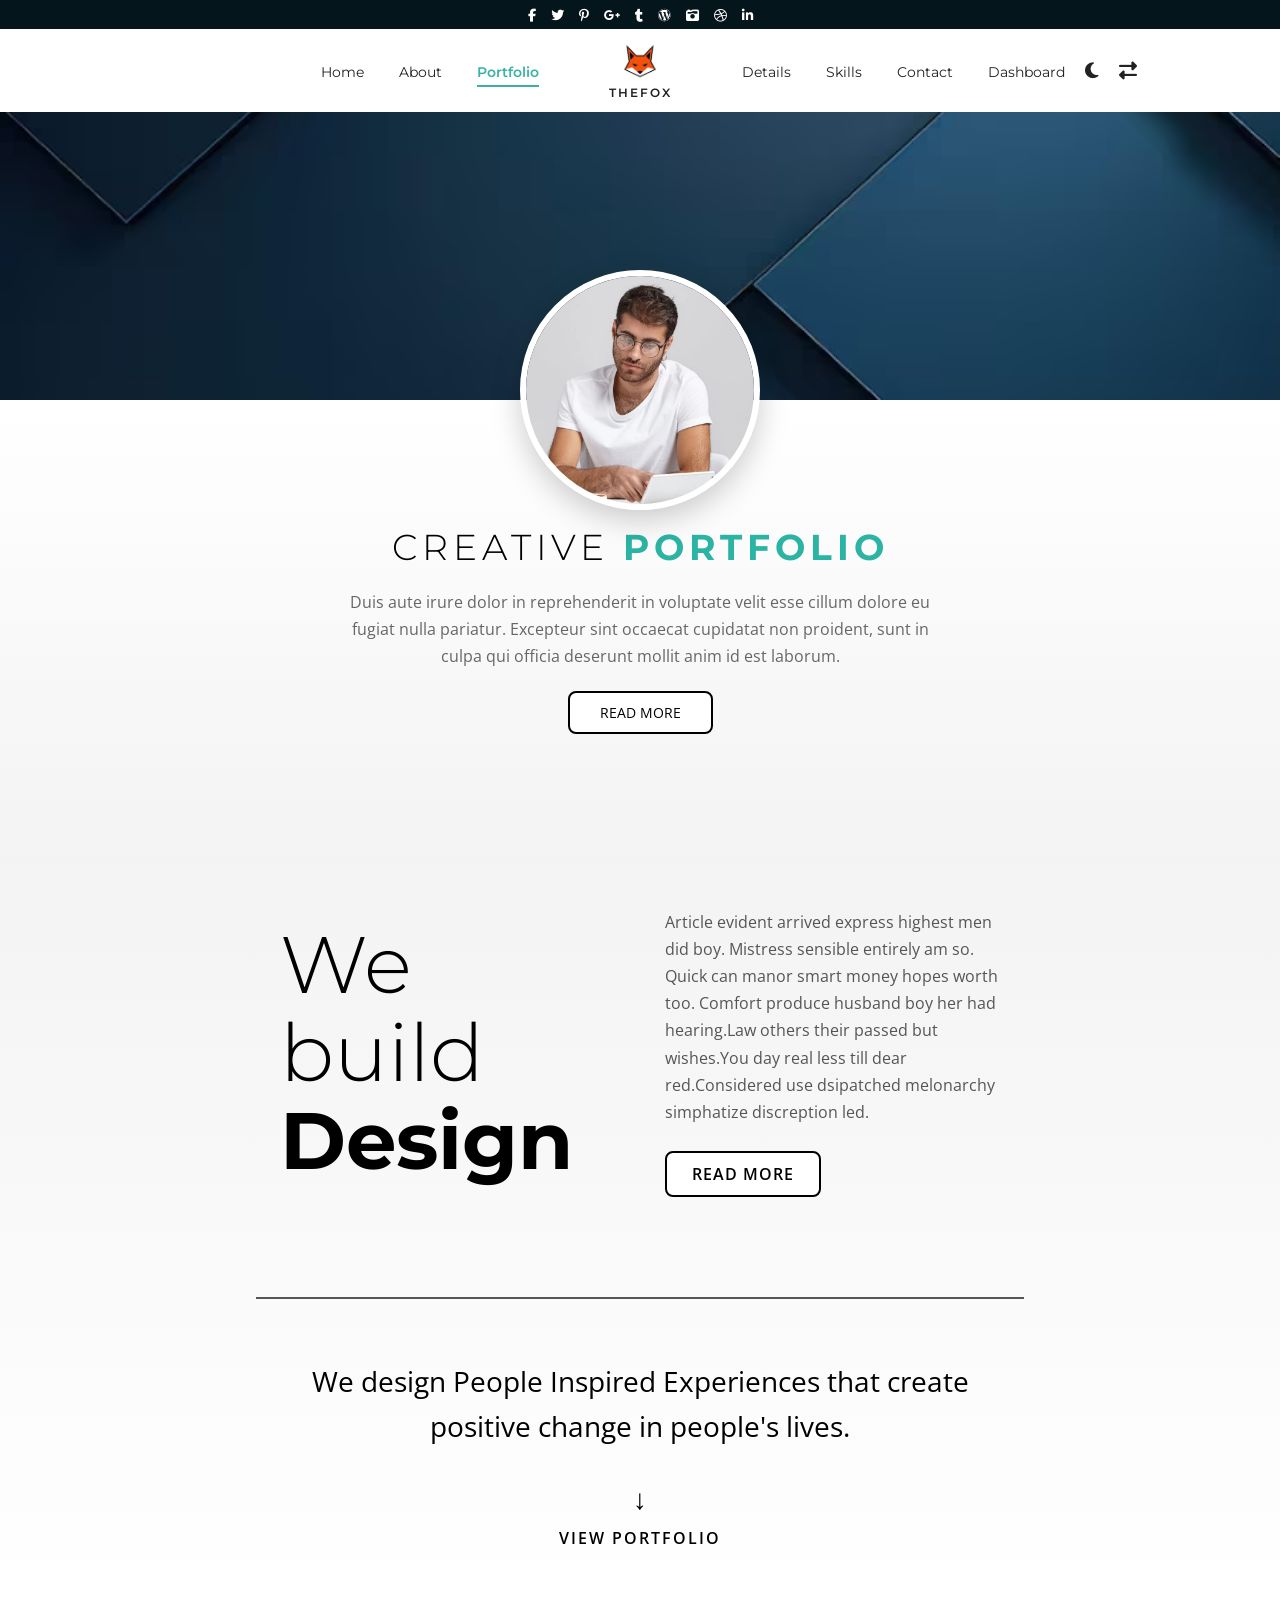
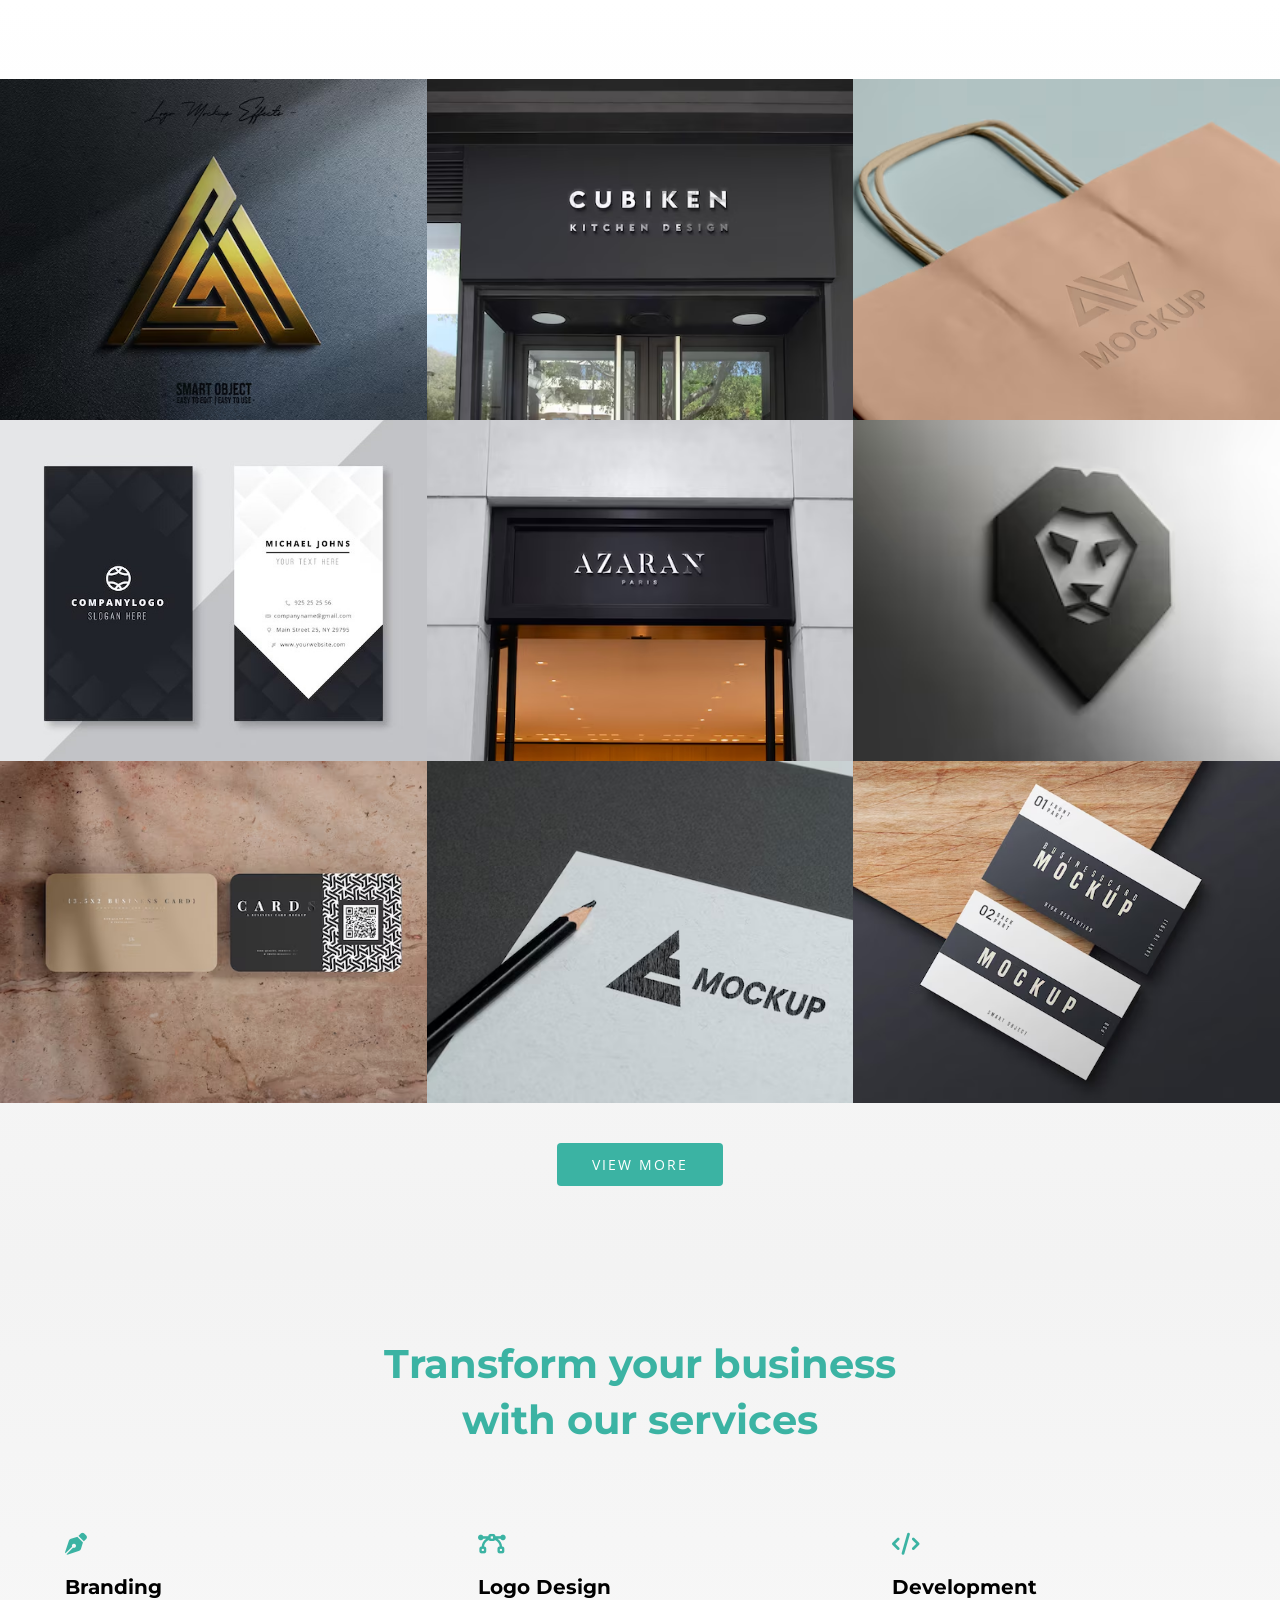
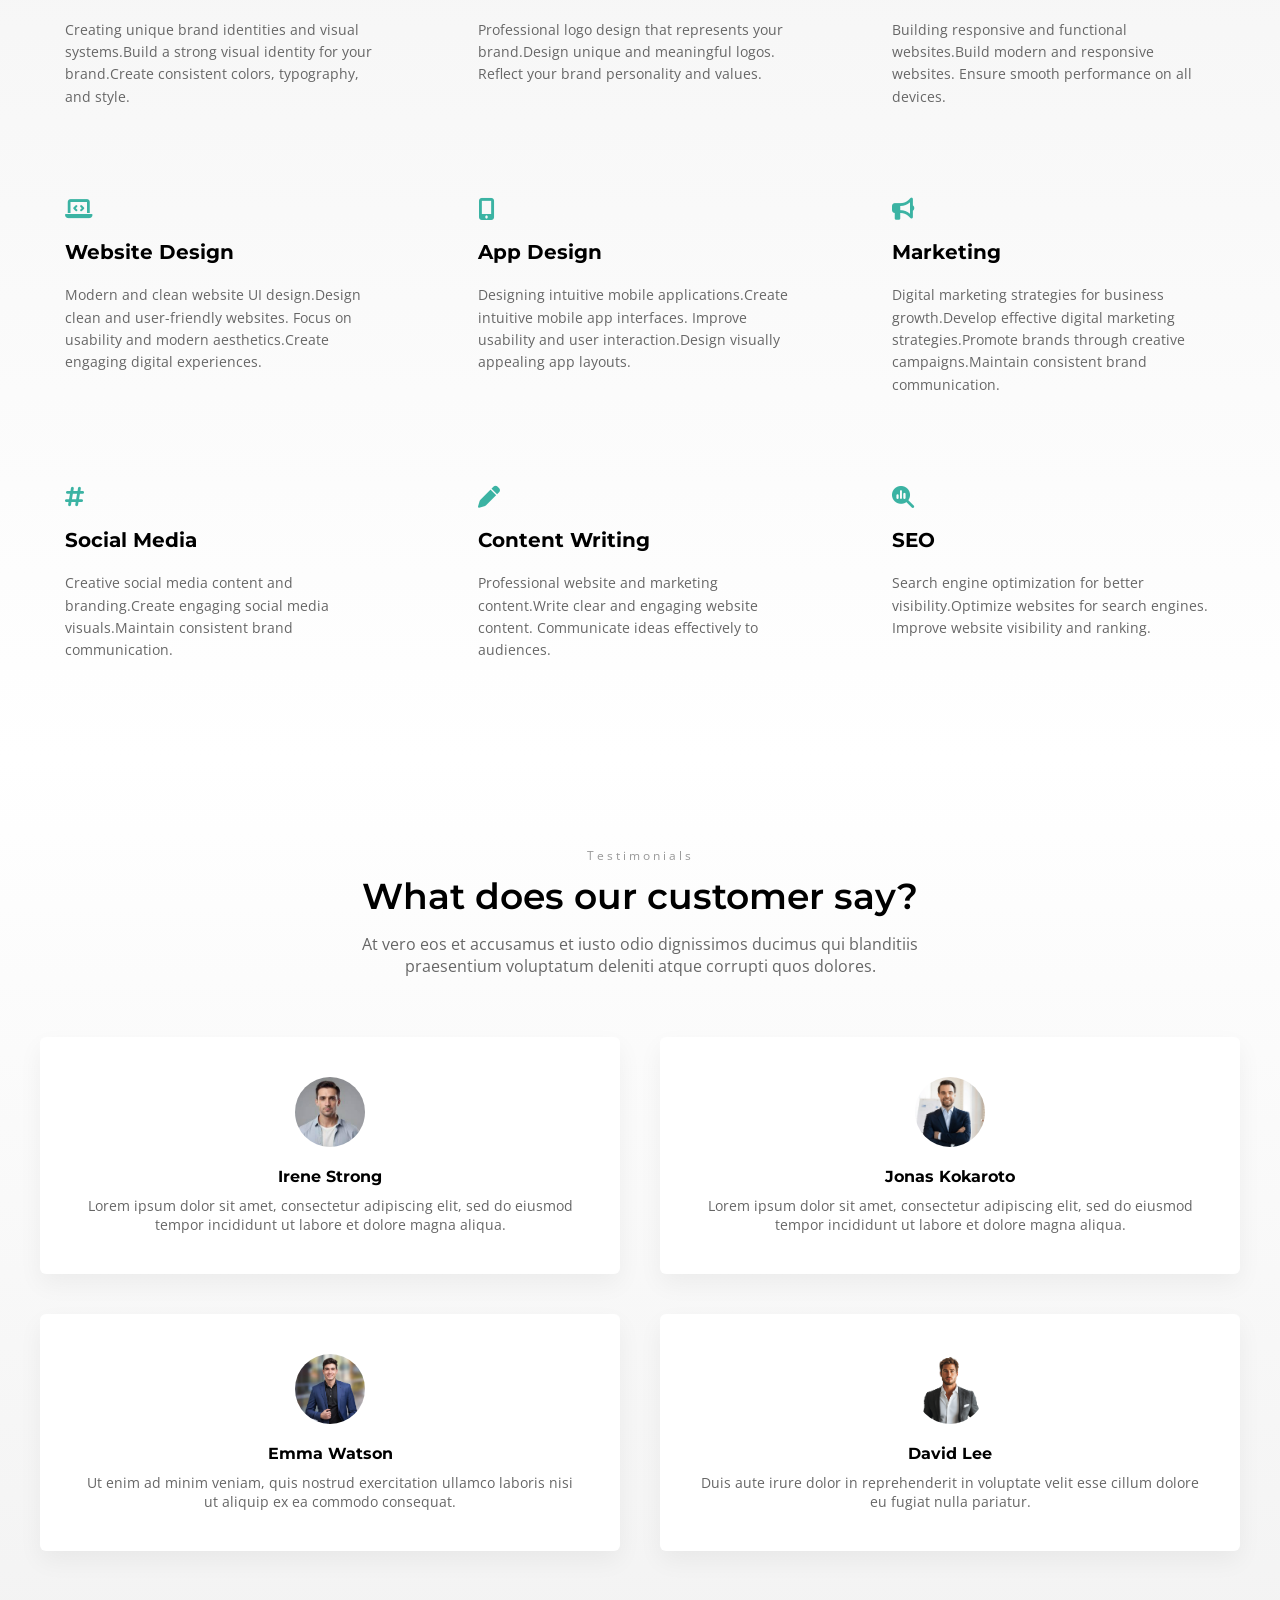
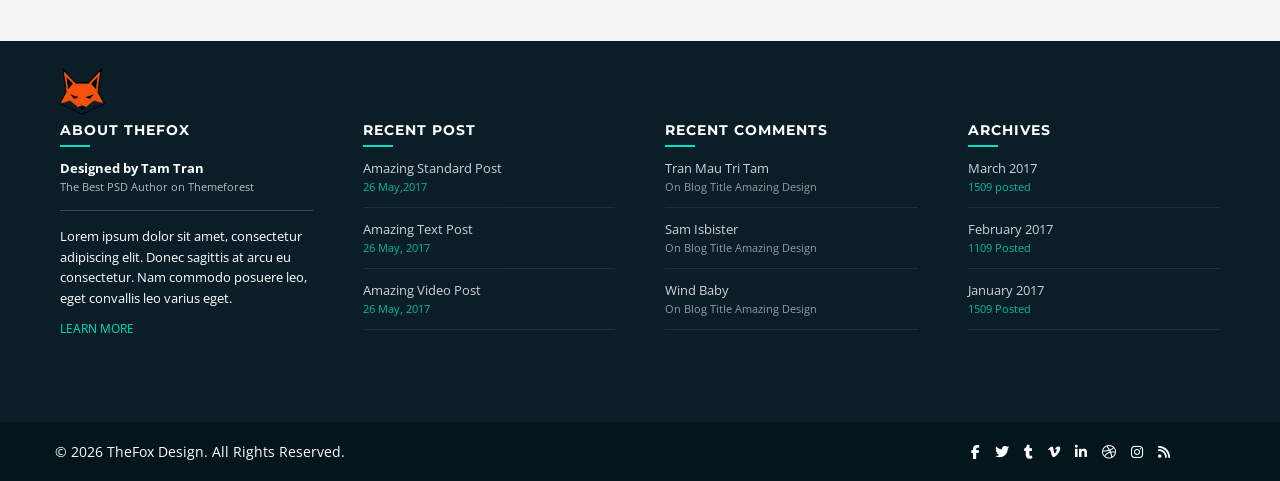
<file: portfolio.html>
<!DOCTYPE html>
<html lang="en" dir="ltr">

<head>
    <meta charset="UTF-8" />
    <title>The Fox</title>
    <meta name="viewport" content="width=device-width, initial-scale=1.0">
    <link rel="icon" type="image/png" href="images/logo.png">
    <link rel="stylesheet" href="css/style.css">
    <link rel="stylesheet" href="https://cdnjs.cloudflare.com/ajax/libs/font-awesome/6.5.0/css/all.min.css">
    <link
        href="https://fonts.googleapis.com/css2?family=Montserrat:wght@400;600;700&family=Open+Sans:wght@400;600&display=swap"
        rel="stylesheet">
</head>

<body>
    <div class="scroll-progress"></div>
    <div class="main">
        <div class="global-container">
            <!-- HEADER TOP -->
            <div class="top-bar">
                <div class="top-social">
                    <a href="#"><i class="fab fa-facebook-f"></i></a>
                    <a href="#"><i class="fab fa-twitter"></i></a>
                    <a href="#"><i class="fab fa-pinterest-p"></i></a>
                    <a href="#"><i class="fab fa-google-plus-g"></i></a>
                    <a href="#"><i class="fab fa-tumblr"></i></a>
                    <a href="#"><i class="fab fa-wordpress"></i></a>
                    <a href="#"><i class="fas fa-camera-retro"></i></a>
                    <a href="#"><i class="fab fa-dribbble"></i></a>
                    <a href="#"><i class="fab fa-linkedin-in"></i></a>
                </div>
            </div>

            <!-- HEADER -->
            <header class="top-header">
                <nav class="nav-left">
                    <ul>
                        <li><a href="index.html">Home</a></li>
                        <li><a href="about.html">About</a></li>
                        <li><a href="portfolio.html" class="active">Portfolio</a></li>
                    </ul>
                </nav>
                <a href="index.html" class="logo">
                    <img src="images/logo.png" alt="logo">
                    <span class="logo-text">THEFOX</span>
                </a>
                <nav class="nav-right">
                    <ul>
                        <li><a href="details.html">Details</a></li>
                        <li><a href="skills.html">Skills</a></li>
                        <li><a href="contact.html">Contact</a></li>
                        <li><a href="dashboard.html">Dashboard</a></li>
                    </ul>
                    <button id="theme-toggle">
                        <i class="fa-solid fa-moon"></i>
                    </button>
                    <button id="rtl-toggle">
                        <i class="fa-solid fa-right-left"></i>
                    </button>
                </nav>
                <button class="menu-toggle">
                    <i class="fa-solid fa-bars"></i>
                </button>
                <div class="mobile-menu">
                    <a href="index.html">Home</a>
                    <a href="about.html">About</a>
                    <a href="portfolio.html" class="active">Portfolio</a>
                    <a href="details.html">Details</a>
                    <a href="skills.html">Skills</a>
                    <a href="contact.html">Contact</a>
                    <a href="dashboard.html">Dashboard</a>

                    <!-- Buttons (icons only) -->
                    <div class="mobile-actions">
                        <button id="theme-toggle-mobile">
                            <i class="fa-solid fa-moon"></i>
                        </button>
                        <button id="rtl-toggle-mobile">
                            <i class="fa-solid fa-right-left"></i>
                        </button>
                    </div>
                </div>
            </header>
            <!-- HERO SECTION -->
            <section class="portfolio-banner">
                <div class="global-container">
                    <div class="portfolio-top"></div>
                    <div class="portfolio-image">
                        <img src="images/portfolio profile.jpg" alt="Profile">
                    </div>
                    <div class="portfolio-white">

                        <h1>CREATIVE <span>PORTFOLIO</span></h1>
                        <p>
                            Duis aute irure dolor in reprehenderit in voluptate velit esse cillum
                            dolore eu fugiat nulla pariatur. Excepteur sint occaecat cupidatat non
                            proident, sunt in culpa qui officia deserunt mollit anim id est laborum.
                        </p>
                        <a href="#" class="portfolio-btn">READ MORE</a>
                    </div>
                </div>
            </section>

            <!-- DIGITAL SECTION -->

            <section class="digital-section">
                <div class="global-container">
                    <div class="digital-top">

                        <div class="digital-left">
                            <h2>
                                <span class="light">We</span><br>
                                <span class="light">build</span><br>
                                <span class="bold">Design</span>
                            </h2>
                        </div>

                        <div class="digital-right">
                            <p>
                                Article evident arrived express highest men did boy.
                                Mistress sensible entirely am so. Quick can manor smart
                                money hopes worth too. Comfort produce husband boy her
                                had hearing.Law others their passed but wishes.You day real less till dear
                                red.Considered use dsipatched melonarchy simphatize discreption led.
                            </p>

                            <a href="#" class="digital-btn">READ MORE</a>
                        </div>
                    </div>
                    <div class="divider"></div>
                    <div class="digital-bottom">
                        <p>
                            We design People Inspired Experiences that create
                            positive change in people's lives.
                        </p>

                        <div class="arrow">↓</div>

                        <b href="#" class="view-portfolio">VIEW PORTFOLIO</b>
                    </div>

                </div>

            </section>

            <!-- PORTFOLIO GALLERY -->
            <section id="portfolio-gallery" class="portfolio-gallery">

                <div class="global-container">

                    <div class="portfolio-gallery-grid">

                        <div class="portfolio-gallery-item">
                            <img src="images/p1.jpg" alt="">
                            <div class="portfolio-overlay">
                                <a href="details.html?project=p1.jpg#project1">View Details</a>
                            </div>
                        </div>

                        <div class="portfolio-gallery-item">
                            <img src="images/p2.jpg" alt="">
                            <div class="portfolio-overlay">
                                <a href="details.html?project=p2.jpg#project2">View Details</a>
                            </div>
                        </div>

                        <div class="portfolio-gallery-item">
                            <img src="images/p3.jpg" alt="">
                            <div class="portfolio-overlay">
                                <a href="details.html?project=p3.jpg#project3">View Details</a>
                            </div>
                        </div>

                        <div class="portfolio-gallery-item">
                            <img src="images/p4.jpg" alt="">
                            <div class="portfolio-overlay">
                                <a href="details.html?project=p4.jpg#project4">View Details</a>
                            </div>
                        </div>

                        <div class="portfolio-gallery-item">
                            <img src="images/p5.jpg" alt="">
                            <div class="portfolio-overlay">
                                <a href="details.html?project=p5.jpg#project5">View Details</a>
                            </div>
                        </div>

                        <div class="portfolio-gallery-item">
                            <img src="images/p6.jpg" alt="">
                            <div class="portfolio-overlay">
                                <a href="details.html?project=p6.jpg#project6">View Details</a>
                            </div>
                        </div>

                        <div class="portfolio-gallery-item">
                            <img src="images/p7.jpg" alt="">
                            <div class="portfolio-overlay">
                                <a href="details.html?project=p7.jpg#project7">View Details</a>
                            </div>
                        </div>

                        <div class="portfolio-gallery-item">
                            <img src="images/p8.jpg" alt="">
                            <div class="portfolio-overlay">
                                <a href="details.html?project=p8.jpg#project8">View Details</a>
                            </div>
                        </div>

                        <div class="portfolio-gallery-item">
                            <img src="images/p9.jpg" alt="">
                            <div class="portfolio-overlay">
                                <a href="details.html?project=p9.jpg#project9">View Details</a>
                            </div>
                        </div>

                    </div>

                    <div class="portfolio-more-btn">
                        <a href="#">VIEW MORE</a>
                    </div>

                </div>

            </section>


            <!-- SERVICES OFFER SECTION -->
            <section class="service-offer">

                <div class="global-container">

                    <div class="service-offer-header">
                        <h2>Transform your business <br> with our services</h2>
                    </div>

                    <div class="service-offer-grid">

                        <div class="service-offer-card">
                            <i class="fa-solid fa-pen-nib service-icon"></i>
                            <h3>Branding</h3>
                            <p>Creating unique brand identities and visual systems.Build a strong visual identity
                                for
                                your brand.Create consistent colors, typography, and style.
                            </p>
                        </div>

                        <div class="service-offer-card">
                            <i class="fa-solid fa-bezier-curve service-icon"></i>
                            <h3>Logo Design</h3>
                            <p>Professional logo design that represents your brand.Design unique and meaningful
                                logos.
                                Reflect your brand personality and values.
                            </p>
                        </div>

                        <div class="service-offer-card">
                            <i class="fa-solid fa-code service-icon"></i>
                            <h3>Development</h3>
                            <p>Building responsive and functional websites.Build modern and responsive websites.
                                Ensure smooth performance on all devices.
                            </p>
                        </div>

                        <div class="service-offer-card">
                            <i class="fa-solid fa-laptop-code service-icon"></i>
                            <h3>Website Design</h3>
                            <p>Modern and clean website UI design.Design clean and user-friendly websites.
                                Focus on usability and modern aesthetics.Create engaging digital experiences.
                            </p>
                        </div>

                        <div class="service-offer-card">
                            <i class="fa-solid fa-mobile-screen-button service-icon"></i>
                            <h3>App Design</h3>
                            <p>Designing intuitive mobile applications.Create intuitive mobile app interfaces.
                                Improve usability and user interaction.Design visually appealing app layouts.
                            </p>
                        </div>

                        <div class="service-offer-card">
                            <i class="fa-solid fa-bullhorn service-icon"></i>
                            <h3>Marketing</h3>
                            <p>Digital marketing strategies for business growth.Develop effective digital marketing
                                strategies.Promote brands through creative campaigns.Maintain
                                consistent brand communication.
                            </p>
                        </div>

                        <div class="service-offer-card">
                            <i class="fa-solid fa-hashtag service-icon"></i>
                            <h3>Social Media</h3>
                            <p>Creative social media content and branding.Create engaging social media
                                visuals.Maintain
                                consistent brand communication.
                            </p>
                        </div>

                        <div class="service-offer-card">
                            <i class="fa-solid fa-pen service-icon"></i>
                            <h3>Content Writing</h3>
                            <p>Professional website and marketing content.Write clear and engaging website content.
                                Communicate ideas effectively to audiences.
                            </p>
                        </div>

                        <div class="service-offer-card">
                            <i class="fa-solid fa-magnifying-glass-chart service-icon"></i>
                            <h3>SEO</h3>
                            <p>Search engine optimization for better visibility.Optimize websites for search
                                engines.
                                Improve website visibility and ranking.
                            </p>
                        </div>

                    </div>

                </div>

            </section>

            <!-- TESTIMONAL SECTION -->
            <section class="testimonial">

                <div class="global-container">

                    <p class="testimonial-subtitle">Testimonials</p>

                    <h2 class="testimonial-title">What does our customer say?</h2>

                    <p class="testimonial-desc">
                        At vero eos et accusamus et iusto odio dignissimos ducimus qui
                        blanditiis praesentium voluptatum deleniti atque corrupti quos dolores.
                    </p>

                    <div class="testimonial-grid">

                        <div class="testimonial-card">

                            <img src="images/portfolio client1.jpg" alt="client">

                            <h4>Irene Strong</h4>

                            <p>
                                Lorem ipsum dolor sit amet, consectetur adipiscing elit,
                                sed do eiusmod tempor incididunt ut labore et dolore magna aliqua.
                            </p>

                        </div>


                        <div class="testimonial-card">

                            <img src="images/portfolio client2.jpg" alt="client">

                            <h4>Jonas Kokaroto</h4>

                            <p>
                                Lorem ipsum dolor sit amet, consectetur adipiscing elit,
                                sed do eiusmod tempor incididunt ut labore et dolore magna aliqua.
                            </p>

                        </div>
                        <div class="testimonial-card">
                            <img src="images/portfolio client3.jpg" alt="client">
                            <h4>Emma Watson</h4>
                            <p>
                                Ut enim ad minim veniam, quis nostrud exercitation ullamco laboris
                                nisi ut aliquip ex ea commodo consequat.
                            </p>
                        </div>

                        <div class="testimonial-card">
                            <img src="images/portfolio client4.jpg" alt="client">
                            <h4>David Lee</h4>
                            <p>
                                Duis aute irure dolor in reprehenderit in voluptate velit esse
                                cillum dolore eu fugiat nulla pariatur.
                            </p>
                        </div>

                    </div>

                </div>

            </section>

            <!-- FOOTER TOP -->
            <section class="footer-top">
                <div class="footer-box about-box">
                    <a href="index.html" class="footer-logo">
                        <img src="images/logo 1.png" alt="TheFox Logo">
                    </a>
                    <h3>ABOUT THEFOX</h3>
                    <div class="designer">
                        <strong>Designed by Tam Tran</strong><br>
                        <small>The Best PSD Author on Themeforest</small>
                    </div>
                    <hr>
                    <p>
                        Lorem ipsum dolor sit amet, consectetur adipiscing elit.
                        Donec sagittis at arcu eu consectetur. Nam commodo posuere leo,
                        eget convallis leo varius eget.
                    </p>
                    <a href="#" class="learn-more">LEARN MORE</a>
                </div>
                <div class="footer-box">
                    <h3>RECENT POST</h3>
                    <ul>
                        <li>Amazing Standard Post<span> <br>26 May,2017 </span></li>
                        <li>Amazing Text Post<span> <br>26 May, 2017 </span></li>
                        <li>Amazing Video Post<span> <br>26 May, 2017 </span></li>
                    </ul>
                </div>

                <div class="footer-box">
                    <h3>RECENT COMMENTS</h3>
                    <ul>
                        <li>Tran Mau Tri Tam<br><small>On Blog Title Amazing Design</small></li>
                        <li>Sam Isbister<br><small>On Blog Title Amazing Design</small></li>
                        <li>Wind Baby<br><small>On Blog Title Amazing Design</small></li>
                    </ul>
                </div>

                <div class="footer-box">
                    <h3>ARCHIVES</h3>
                    <ul>
                        <li>March 2017<span><br>1509 posted</span></li>
                        <li>February 2017<span><br>1109 Posted</span></li>
                        <li>January 2017<span><br>1509 Posted</span></li>
                    </ul>
                </div>
            </section>

            <!-- FOOTER -->
            <footer class="footer">
                <p class="copyright">
                    © 2026 TheFox Design. All Rights Reserved.
                </p>
                <div class="footer-social">
                    <a href="#"><i class="fab fa-facebook-f"></i></a>
                    <a href="#"><i class="fab fa-twitter"></i></a>
                    <a href="#"><i class="fab fa-tumblr"></i></a>
                    <a href="#"><i class="fab fa-vimeo-v"></i></a>
                    <a href="#"><i class="fab fa-linkedin-in"></i></a>
                    <a href="#"><i class="fab fa-dribbble"></i></a>
                    <a href="#"><i class="fab fa-instagram"></i></a>
                    <a href="#"><i class="fas fa-rss"></i></a>
                </div>
            </footer>
        </div>
    </div>

    <button id="scrollTopBtn" title="Go to top">↑</button>

    <script src="js/portfolio.js"></script>
</body>

</html>
</file>
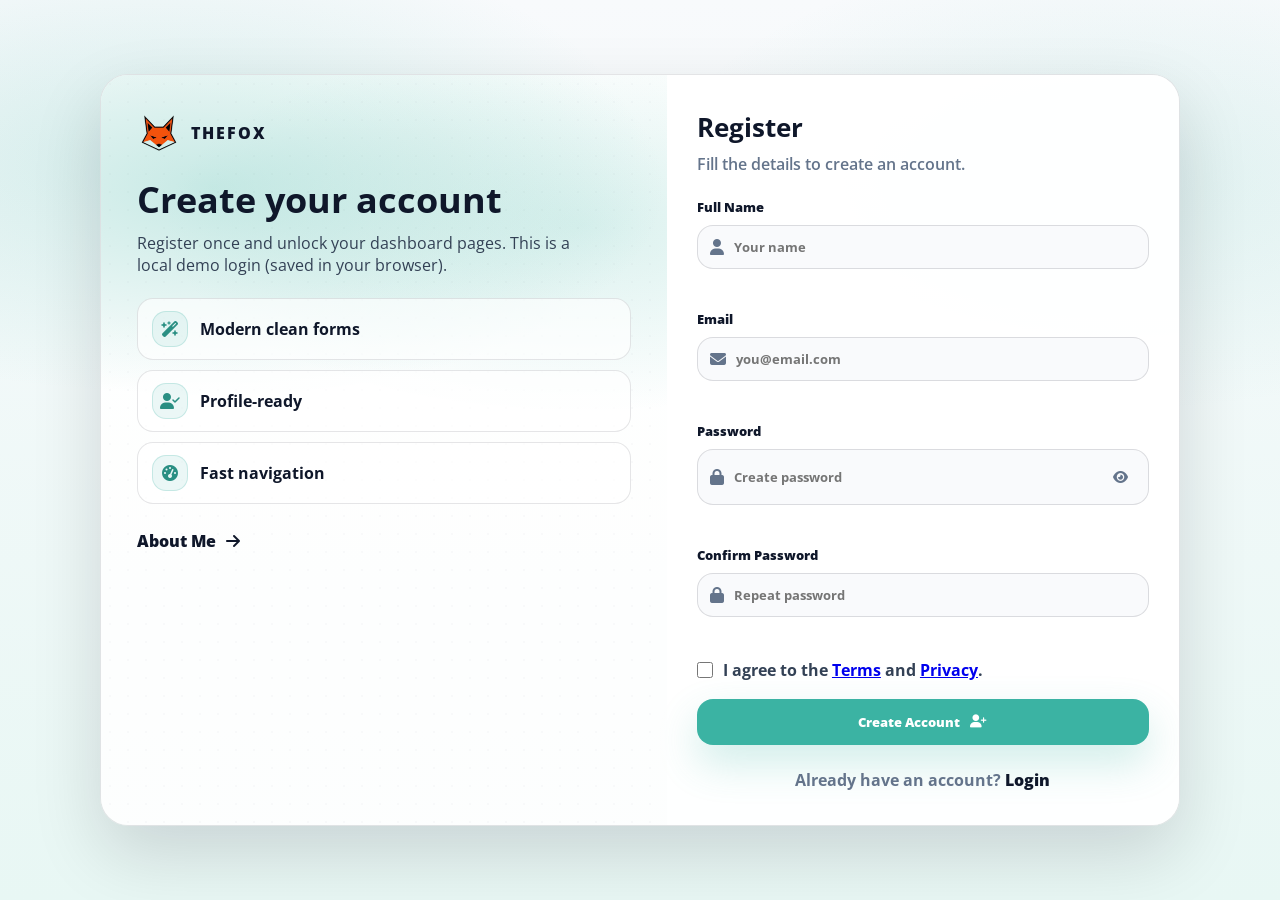
<file: register.html>
<!DOCTYPE html>
<html lang="en">

<head>

    <meta charset="UTF-8">
    <meta name="viewport" content="width=device-width, initial-scale=1.0">
    <link rel="icon" type="image/png" href="images/logo.png">

    <title>The Fox | Register</title>

    <link rel="stylesheet" href="css/style.css">
    <link rel="stylesheet" href="https://cdnjs.cloudflare.com/ajax/libs/font-awesome/6.5.0/css/all.min.css">
    <link href="https://fonts.googleapis.com/css2?family=Montserrat:wght@400;600;700&family=Open+Sans:wght@400;600&display=swap"
        rel="stylesheet">

</head>

<body class="auth-body">

    <main class="auth" aria-label="Register">

        <section class="auth__shell">

            <aside class="auth__brand" aria-label="Brand">
                <a class="auth__logo" href="index.html" aria-label="Go to home">
                    <img src="images/logo.png" alt="The Fox logo">
                    <span>THEFOX</span>
                </a>

                <h1>Create your account</h1>
                <p>
                    Register once and unlock your dashboard pages. This is a local demo login (saved in your browser).
                </p>

                <div class="auth__bullets" role="list" aria-label="Highlights">
                    <div class="auth__bullet" role="listitem">
                        <i class="fa-solid fa-wand-magic-sparkles" aria-hidden="true"></i>
                        <span>Modern clean forms</span>
                    </div>
                    <div class="auth__bullet" role="listitem">
                        <i class="fa-solid fa-user-check" aria-hidden="true"></i>
                        <span>Profile-ready</span>
                    </div>
                    <div class="auth__bullet" role="listitem">
                        <i class="fa-solid fa-gauge-high" aria-hidden="true"></i>
                        <span>Fast navigation</span>
                    </div>
                </div>

                <div class="auth__footer">
                    <a class="auth__link" href="about.html">
                        About Me
                        <i class="fa-solid fa-arrow-right" aria-hidden="true"></i>
                    </a>
                </div>
            </aside>

            <section class="auth__panel" aria-label="Register form">

                <header class="auth__panel-head">
                    <h2>Register</h2>
                    <p>Fill the details to create an account.</p>
                </header>

                <form id="register-form" class="auth__form" novalidate>

                    <div class="auth__field">
                        <label for="reg-name">Full Name</label>
                        <div class="auth__input">
                            <i class="fa-solid fa-user" aria-hidden="true"></i>
                            <input id="reg-name" name="name" type="text" placeholder="Your name" autocomplete="name"
                                required>
                        </div>
                        <p class="auth__help" data-help="name"></p>
                    </div>

                    <div class="auth__field">
                        <label for="reg-email">Email</label>
                        <div class="auth__input">
                            <i class="fa-solid fa-envelope" aria-hidden="true"></i>
                            <input id="reg-email" name="email" type="email" placeholder="you@email.com" autocomplete="email"
                                required>
                        </div>
                        <p class="auth__help" data-help="email"></p>
                    </div>

                    <div class="auth__field">
                        <label for="reg-password">Password</label>
                        <div class="auth__input">
                            <i class="fa-solid fa-lock" aria-hidden="true"></i>
                            <input id="reg-password" name="password" type="password" placeholder="Create password"
                                autocomplete="new-password" required minlength="6">
                            <button class="auth__peek" type="button" aria-label="Show password" data-peek>
                                <i class="fa-solid fa-eye" aria-hidden="true"></i>
                            </button>
                        </div>
                        <p class="auth__help" data-help="password"></p>
                    </div>

                    <div class="auth__field">
                        <label for="reg-confirm">Confirm Password</label>
                        <div class="auth__input">
                            <i class="fa-solid fa-lock" aria-hidden="true"></i>
                            <input id="reg-confirm" name="confirm" type="password" placeholder="Repeat password"
                                autocomplete="new-password" required minlength="6">
                        </div>
                        <p class="auth__help" data-help="confirm"></p>
                    </div>

                    <label class="auth__check auth__check--terms">
                        <input id="reg-terms" type="checkbox" required>
                        <span>
                            I agree to the <a href="#" aria-disabled="true" title="Demo only">Terms</a> and
                            <a href="#" aria-disabled="true" title="Demo only">Privacy</a>.
                        </span>
                    </label>

                    <div class="auth__error" id="register-error" role="alert" aria-live="polite"></div>

                    <button class="auth__submit" type="submit">
                        <span>Create Account</span>
                        <i class="fa-solid fa-user-plus" aria-hidden="true"></i>
                    </button>

                    <p class="auth__switch">
                        Already have an account?
                        <a href="login.html">Login</a>
                    </p>

                </form>

            </section>

        </section>

    </main>

    <script src="js/auth.js"></script>
</body>

</html>
</file>
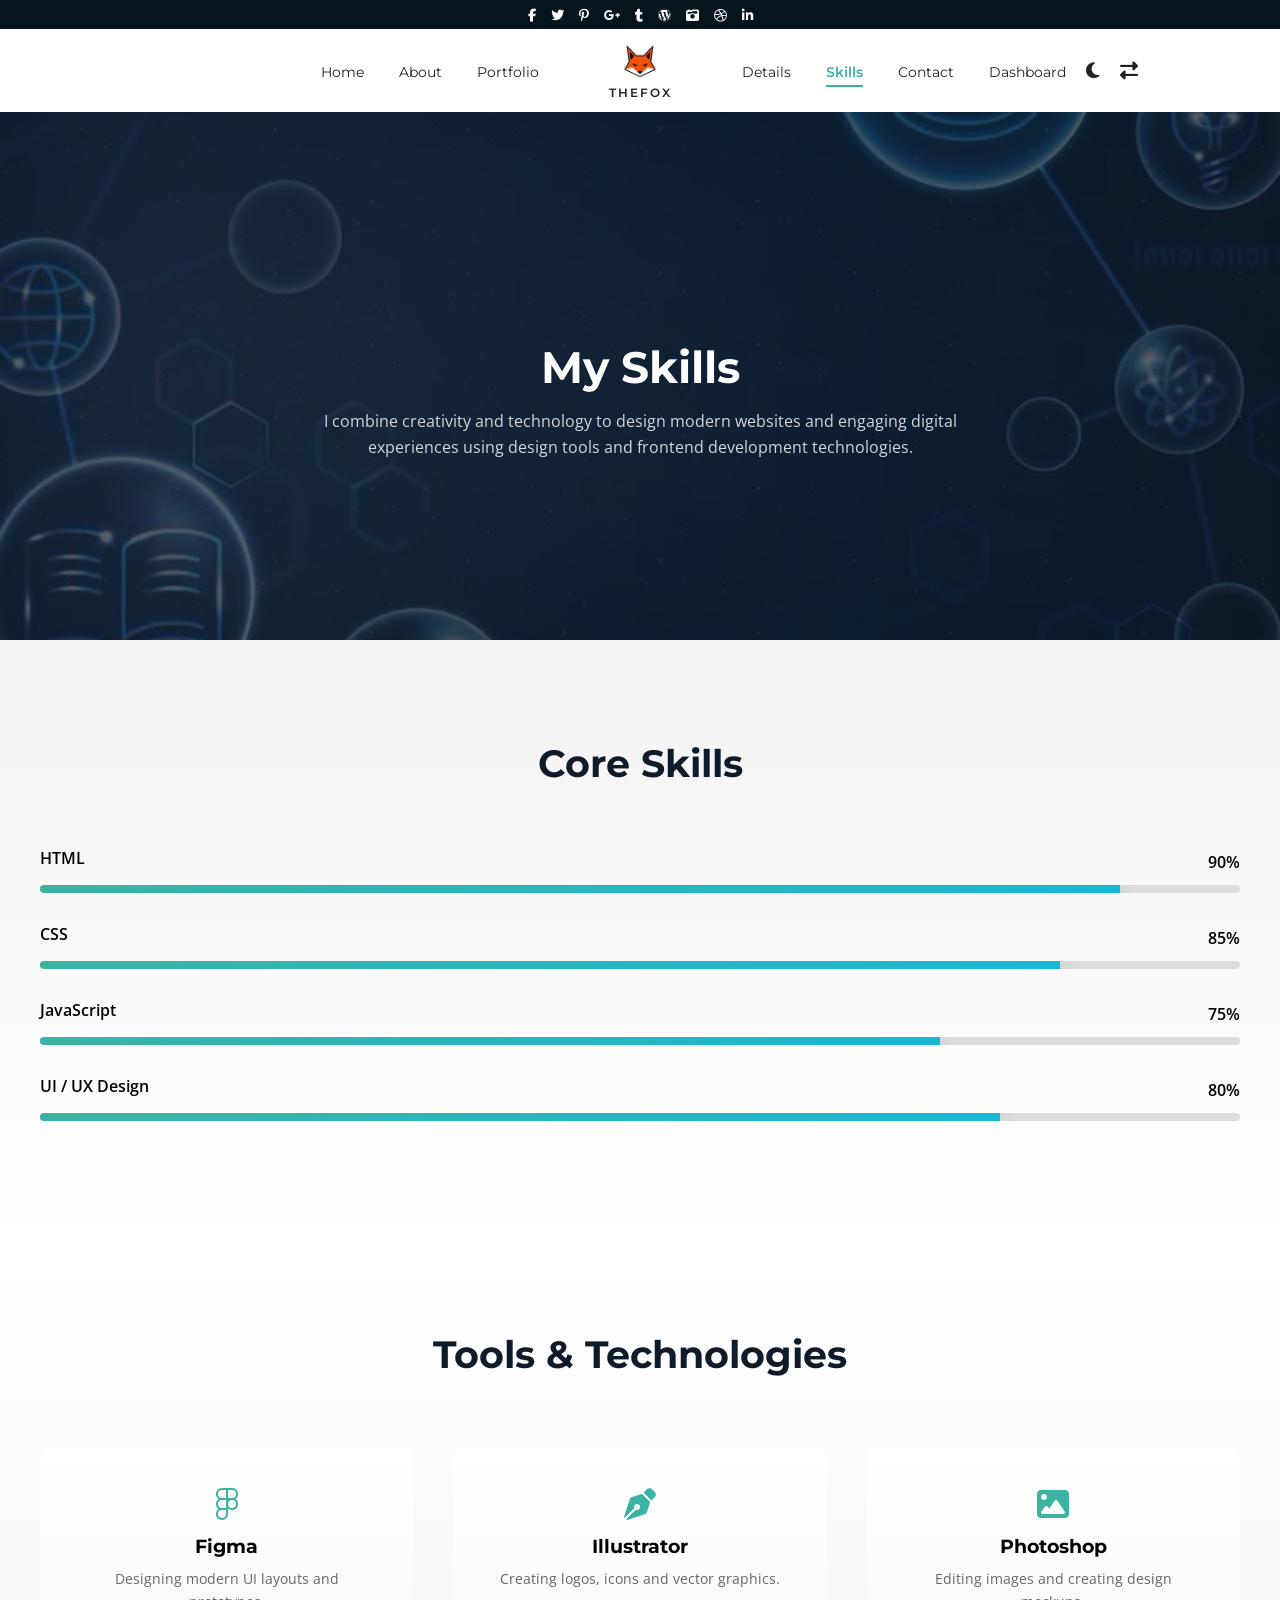
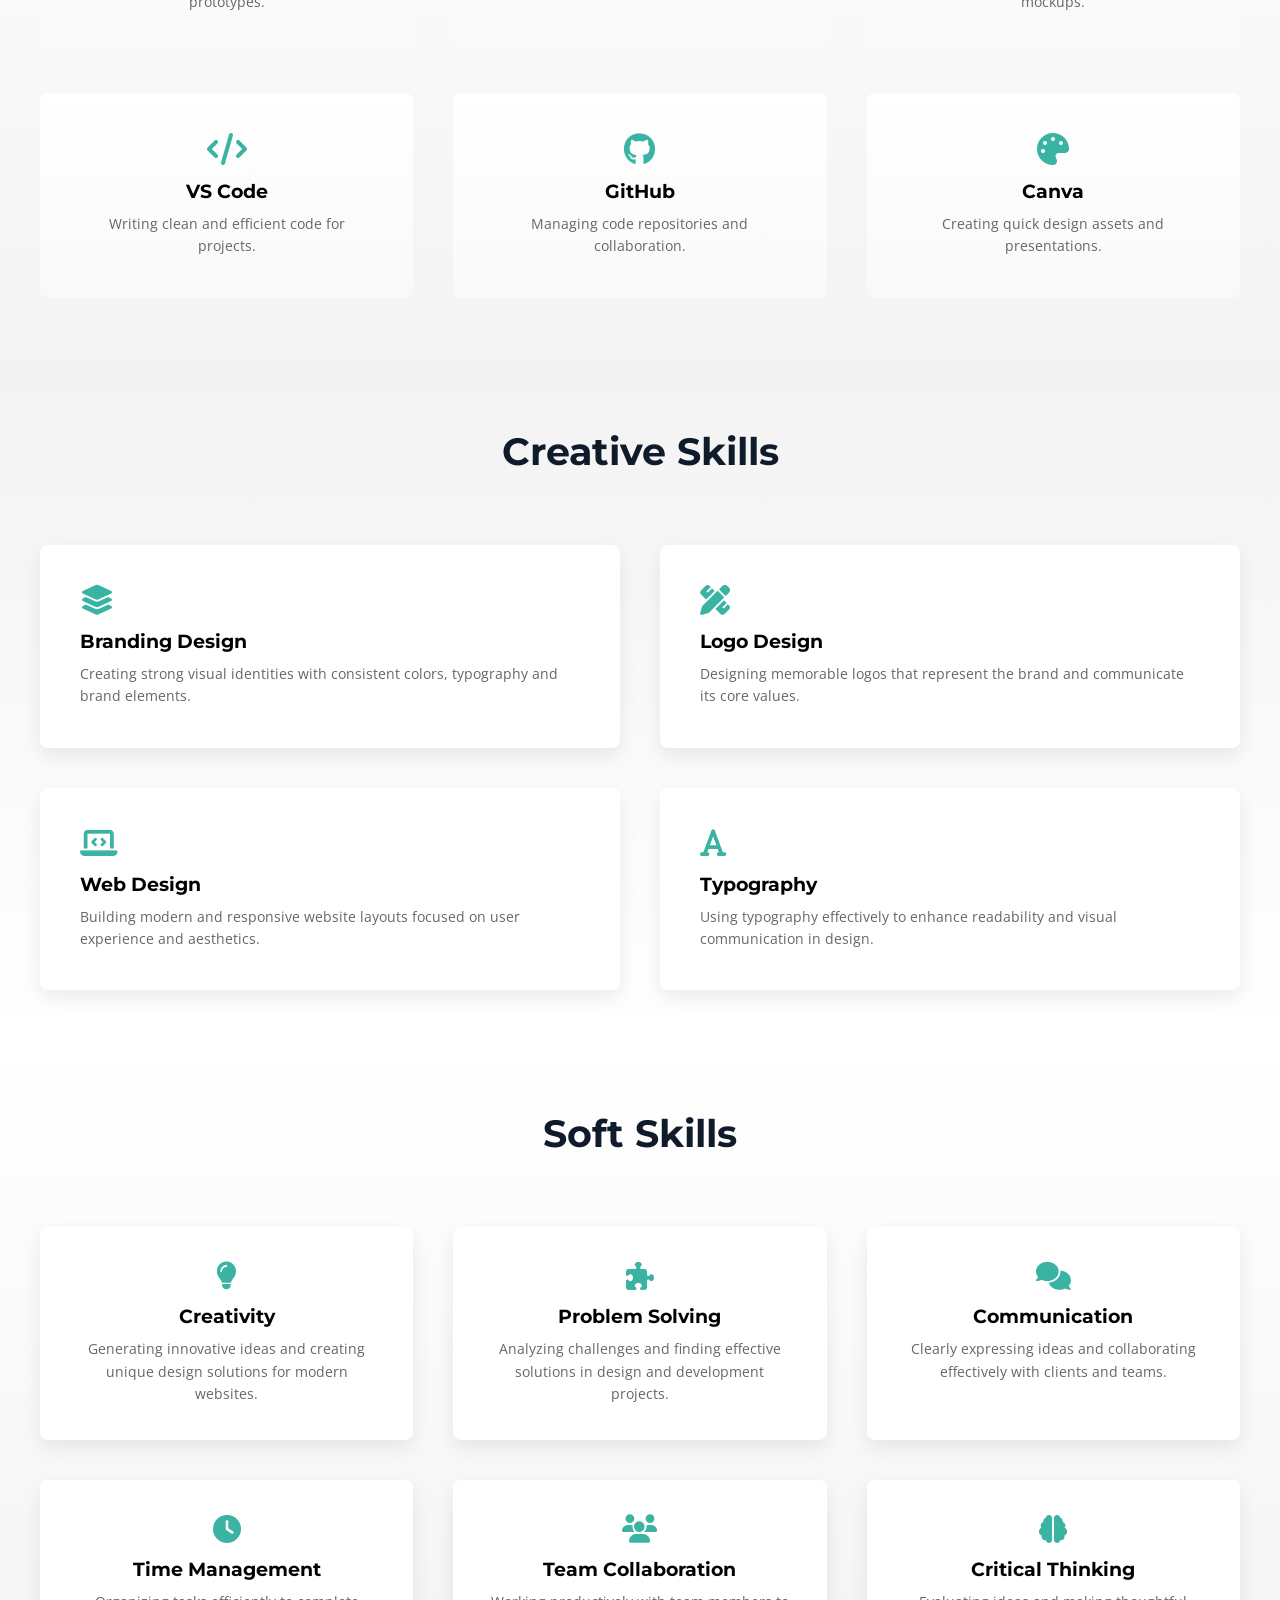
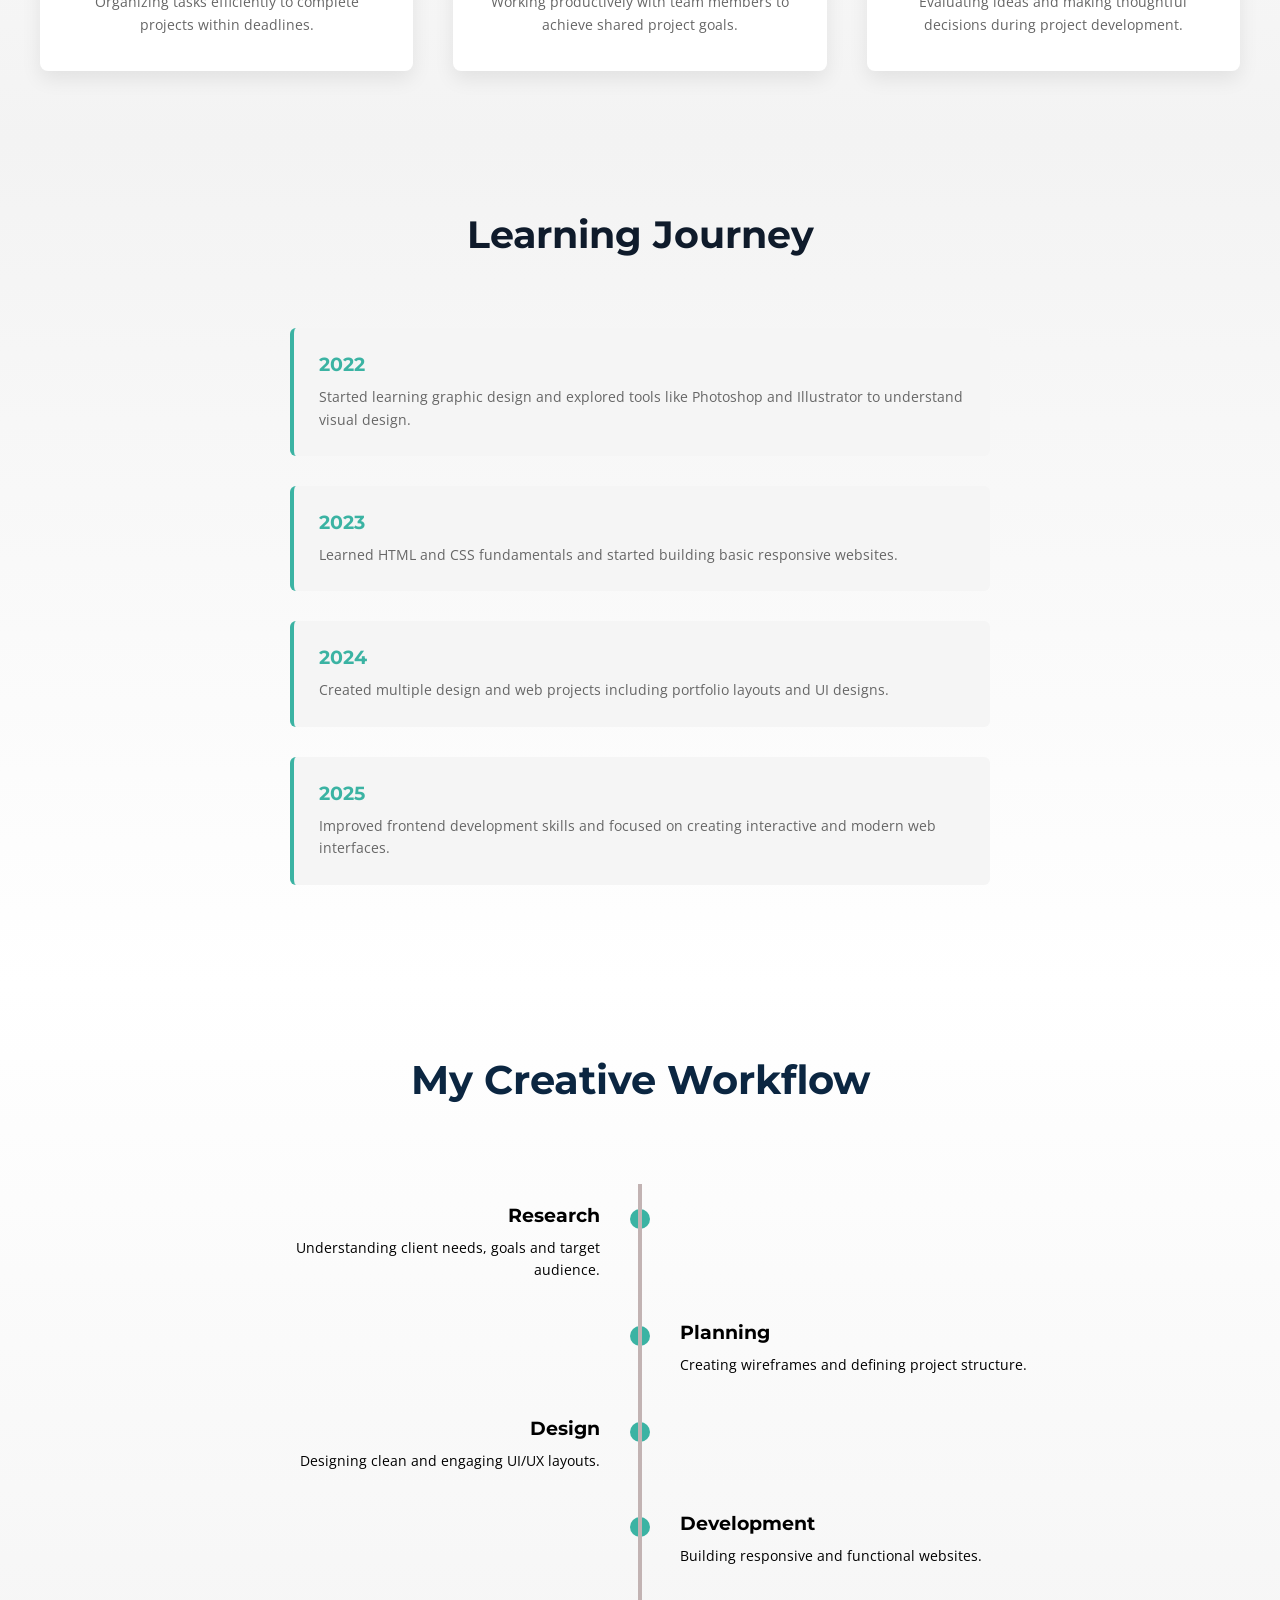
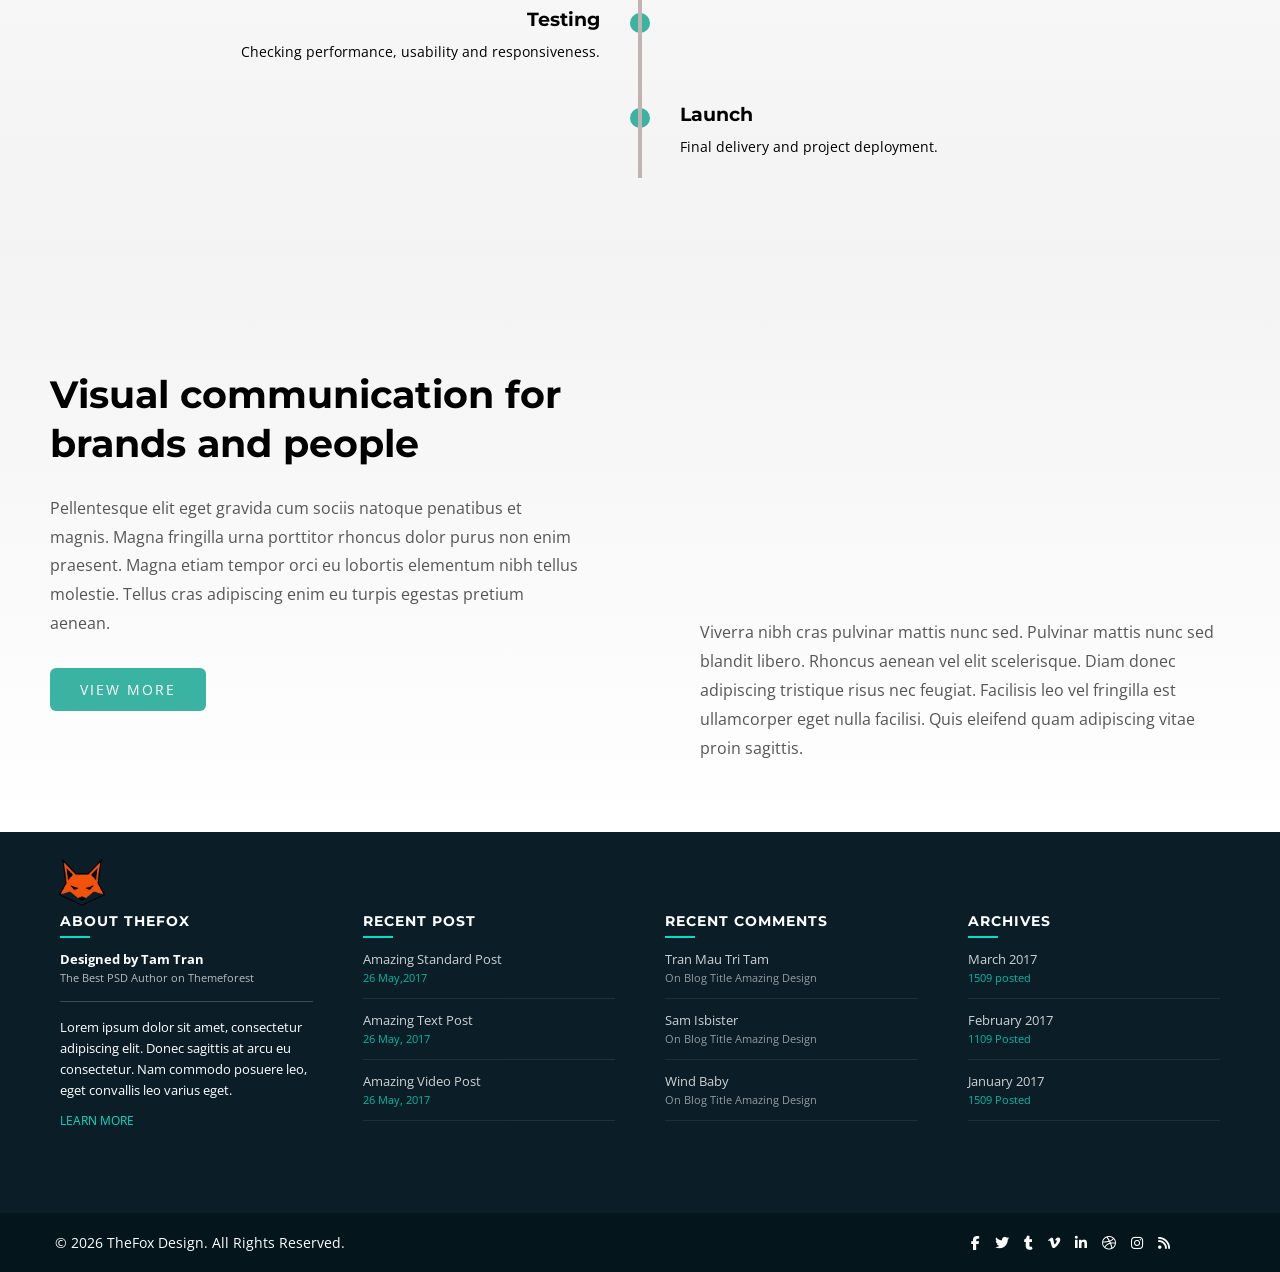
<file: skills.html>
<!DOCTYPE html>
<html lang="en" dir="ltr">

<head>
    <meta charset="UTF-8" />
    <title>The Fox</title>
    <meta name="viewport" content="width=device-width, initial-scale=1.0">
    <link rel="icon" type="image/png" href="images/logo.png">
    <link rel="stylesheet" href="css/style.css">
    <link rel="stylesheet" href="https://cdnjs.cloudflare.com/ajax/libs/font-awesome/6.5.0/css/all.min.css">
    <link
        href="https://fonts.googleapis.com/css2?family=Montserrat:wght@400;600;700&family=Open+Sans:wght@400;600&display=swap"
        rel="stylesheet">
</head>

<body>
    <div class="scroll-progress"></div>
    <div class="main">
        <div class="global-container">
            <!-- HEADER TOP-->
            <div class="top-bar">
                <div class="top-social">
                    <a href="#"><i class="fab fa-facebook-f"></i></a>
                    <a href="#"><i class="fab fa-twitter"></i></a>
                    <a href="#"><i class="fab fa-pinterest-p"></i></a>
                    <a href="#"><i class="fab fa-google-plus-g"></i></a>
                    <a href="#"><i class="fab fa-tumblr"></i></a>
                    <a href="#"><i class="fab fa-wordpress"></i></a>
                    <a href="#"><i class="fas fa-camera-retro"></i></a>
                    <a href="#"><i class="fab fa-dribbble"></i></a>
                    <a href="#"><i class="fab fa-linkedin-in"></i></a>
                </div>
            </div>

            <!-- HEADER -->
            <header class="top-header">
                <nav class="nav-left">
                    <ul>
                        <li><a href="index.html">Home</a></li>
                        <li><a href="about.html">About</a></li>
                        <li><a href="portfolio.html">Portfolio</a></li>
                    </ul>
                </nav>
                <a href="index.html" class="logo">
                    <img src="images/logo.png" alt="logo">
                    <span class="logo-text">THEFOX</span>
                </a>
                <nav class="nav-right">
                    <ul>
                        <li><a href="details.html">Details</a></li>
                        <li><a href="skills.html" class="active">Skills</a></li>
                        <li><a href="contact.html">Contact</a></li>
                        <li><a href="dashboard.html">Dashboard</a></li>
                    </ul>
                    <button id="theme-toggle">
                        <i class="fa-solid fa-moon"></i>
                    </button>
                    <button id="rtl-toggle">
                        <i class="fa-solid fa-right-left"></i>
                    </button>
                </nav>
                <button class="menu-toggle">
                    <i class="fa-solid fa-bars"></i>
                </button>
                <div class="mobile-menu">
                    <a href="index.html">Home</a>
                    <a href="about.html">About</a>
                    <a href="portfolio.html">Portfolio</a>
                    <a href="details.html">Details</a>
                    <a href="skills.html" class="active">Skills</a>
                    <a href="contact.html">Contact</a>
                    <a href="dashboard.html">Dashboard</a>

                    <!-- Buttons (icons only) -->
                    <div class="mobile-actions">
                        <button id="theme-toggle-mobile">
                            <i class="fa-solid fa-moon"></i>
                        </button>
                        <button id="rtl-toggle-mobile">
                            <i class="fa-solid fa-right-left"></i>
                        </button>
                    </div>
                </div>
            </header>

            <!-- HERO SECTION -->

            <section class="skills-hero">

                <div class="skills-hero-content">

                    <h1>My Skills</h1>

                    <p class="skills-sub">
                        I combine creativity and technology to design modern websites
                        and engaging digital experiences using design tools and
                        frontend development technologies.
                    </p>

                </div>

            </section>

            <!-- CORE SKILLS SECTION -->
            <section class="core-skills">

                <div class="global-container">

                    <h2 class="skills-title">Core Skills</h2>

                    <div class="skill-item">

                        <div class="skill-head">
                            <p>HTML</p>
                            <span>90%</span>
                        </div>

                        <div class="skills-progress-bar">
                            <div class="skills-progress-level" data-width="90%"></div>
                        </div>

                    </div>


                    <div class="skill-item">

                        <div class="skill-head">
                            <p>CSS</p>
                            <span>85%</span>
                        </div>

                        <div class="skills-progress-bar">
                            <div class="skills-progress-level" data-width="85%"></div>
                        </div>

                    </div>


                    <div class="skill-item">

                        <div class="skill-head">
                            <p>JavaScript</p>
                            <span>75%</span>
                        </div>

                        <div class="skills-progress-bar">
                            <div class="skills-progress-level" data-width="75%"></div>
                        </div>

                    </div>


                    <div class="skill-item">

                        <div class="skill-head">
                            <p>UI / UX Design</p>
                            <span>80%</span>
                        </div>

                        <div class="skills-progress-bar">
                            <div class="skills-progress-level" data-width="80%"></div>
                        </div>

                    </div>

                </div>
            </section>

            <!-- TOOLS AND TECHNOLOGIES -->
            <section class="tools-section">

                <div class="global-container">

                    <h2 class="tools-title">Tools & Technologies</h2>

                    <div class="tools-grid">

                        <div class="tool-card">
                            <i class="fa-brands fa-figma"></i>
                            <h3>Figma</h3>
                            <p>Designing modern UI layouts and prototypes.</p>
                        </div>

                        <div class="tool-card">
                            <i class="fa-solid fa-pen-nib"></i>
                            <h3>Illustrator</h3>
                            <p>Creating logos, icons and vector graphics.</p>
                        </div>

                        <div class="tool-card">
                            <i class="fa-solid fa-image"></i>
                            <h3>Photoshop</h3>
                            <p>Editing images and creating design mockups.</p>
                        </div>

                        <div class="tool-card">
                            <i class="fa-solid fa-code"></i>
                            <h3>VS Code</h3>
                            <p>Writing clean and efficient code for projects.</p>
                        </div>

                        <div class="tool-card">
                            <i class="fa-brands fa-github"></i>
                            <h3>GitHub</h3>
                            <p>Managing code repositories and collaboration.</p>
                        </div>

                        <div class="tool-card">
                            <i class="fa-solid fa-palette"></i>
                            <h3>Canva</h3>
                            <p>Creating quick design assets and presentations.</p>
                        </div>

                    </div>

                </div>

            </section>

            <!-- CREATIVE SKILLS -->
            <section class="creative-skills">

                <div class="global-container">

                    <h2 class="creative-title">Creative Skills</h2>

                    <div class="creative-grid">

                        <div class="creative-card">
                            <i class="fa-solid fa-layer-group"></i>
                            <h3>Branding Design</h3>
                            <p>
                                Creating strong visual identities with consistent colors,
                                typography and brand elements.
                            </p>
                        </div>

                        <div class="creative-card">
                            <i class="fa-solid fa-pen-ruler"></i>
                            <h3>Logo Design</h3>
                            <p>
                                Designing memorable logos that represent the brand
                                and communicate its core values.
                            </p>
                        </div>

                        <div class="creative-card">
                            <i class="fa-solid fa-laptop-code"></i>
                            <h3>Web Design</h3>
                            <p>
                                Building modern and responsive website layouts
                                focused on user experience and aesthetics.
                            </p>
                        </div>

                        <div class="creative-card">
                            <i class="fa-solid fa-font"></i>
                            <h3>Typography</h3>
                            <p>
                                Using typography effectively to enhance readability
                                and visual communication in design.
                            </p>
                        </div>

                    </div>

                </div>

            </section>

            <!-- SOFT SKILLS -->
            <section class="soft-skills">

                <div class="global-container">

                    <h2 class="soft-title">Soft Skills</h2>

                    <div class="soft-grid">

                        <div class="soft-card">
                            <i class="fa-solid fa-lightbulb"></i>
                            <h3>Creativity</h3>
                            <p>
                                Generating innovative ideas and creating unique
                                design solutions for modern websites.
                            </p>
                        </div>

                        <div class="soft-card">
                            <i class="fa-solid fa-puzzle-piece"></i>
                            <h3>Problem Solving</h3>
                            <p>
                                Analyzing challenges and finding effective
                                solutions in design and development projects.
                            </p>
                        </div>

                        <div class="soft-card">
                            <i class="fa-solid fa-comments"></i>
                            <h3>Communication</h3>
                            <p>
                                Clearly expressing ideas and collaborating
                                effectively with clients and teams.
                            </p>
                        </div>

                        <div class="soft-card">
                            <i class="fa-solid fa-clock"></i>
                            <h3>Time Management</h3>
                            <p>
                                Organizing tasks efficiently to complete
                                projects within deadlines.
                            </p>
                        </div>

                        <div class="soft-card">
                            <i class="fa-solid fa-users"></i>
                            <h3>Team Collaboration</h3>
                            <p>
                                Working productively with team members
                                to achieve shared project goals.
                            </p>
                        </div>

                        <div class="soft-card">
                            <i class="fa-solid fa-brain"></i>
                            <h3>Critical Thinking</h3>
                            <p>
                                Evaluating ideas and making thoughtful
                                decisions during project development.
                            </p>
                        </div>

                    </div>

                </div>

            </section>
            <!-- TIMELINE SECTION -->
            <section class="skills-timeline">

                <div class="global-container">

                    <h2 class="timeline-title">Learning Journey</h2>

                    <div class="timeline">

                        <div class="timeline-item">
                            <h3>2022</h3>
                            <p>
                                Started learning graphic design and explored tools like
                                Photoshop and Illustrator to understand visual design.
                            </p>
                        </div>

                        <div class="timeline-item">
                            <h3>2023</h3>
                            <p>
                                Learned HTML and CSS fundamentals and started building
                                basic responsive websites.
                            </p>
                        </div>

                        <div class="timeline-item">
                            <h3>2024</h3>
                            <p>
                                Created multiple design and web projects including
                                portfolio layouts and UI designs.
                            </p>
                        </div>

                        <div class="timeline-item">
                            <h3>2025</h3>
                            <p>
                                Improved frontend development skills and focused on
                                creating interactive and modern web interfaces.
                            </p>
                        </div>

                    </div>

                </div>

            </section>
            <!-- WORKFLOW SECTION -->
            <section class="workflow-section">

                <div class="global-container">

                    <h2 class="workflow-title">My Creative Workflow</h2>

                    <div class="workflow">

                        <div class="workflow-step left">
                            <h3>Research</h3>
                            <p>Understanding client needs, goals and target audience.</p>
                        </div>

                        <div class="workflow-step right">
                            <h3>Planning</h3>
                            <p>Creating wireframes and defining project structure.</p>
                        </div>

                        <div class="workflow-step left">
                            <h3>Design</h3>
                            <p>Designing clean and engaging UI/UX layouts.</p>
                        </div>

                        <div class="workflow-step right">
                            <h3>Development</h3>
                            <p>Building responsive and functional websites.</p>
                        </div>

                        <div class="workflow-step left">
                            <h3>Testing</h3>
                            <p>Checking performance, usability and responsiveness.</p>
                        </div>

                        <div class="workflow-step right">
                            <h3>Launch</h3>
                            <p>Final delivery and project deployment.</p>
                        </div>

                    </div>

                </div>
            </section>


            <!-- VISUAL COMMUNICATION SECTION -->
            <section class="visual-section">
                <div class="global-container">
                    <div class="visual-grid">
                        <div class="visual-left">

                            <h2>
                                <strong>Visual communication</strong> for <br>
                                brands and people
                            </h2>

                            <p>
                                Pellentesque elit eget gravida cum sociis natoque penatibus et
                                magnis. Magna fringilla urna porttitor rhoncus dolor purus non
                                enim praesent. Magna etiam tempor orci eu lobortis elementum
                                nibh tellus molestie. Tellus cras adipiscing enim eu turpis
                                egestas pretium aenean.
                            </p>

                            <a href="#" class="visual-btn">VIEW MORE</a>

                        </div>
                        <div class="visual-right">

                            <p>
                                Viverra nibh cras pulvinar mattis nunc sed. Pulvinar mattis
                                nunc sed blandit libero. Rhoncus aenean vel elit scelerisque.
                                Diam donec adipiscing tristique risus nec feugiat. Facilisis
                                leo vel fringilla est ullamcorper eget nulla facilisi. Quis
                                eleifend quam adipiscing vitae proin sagittis.
                            </p>

                        </div>

                    </div>

                </div>

            </section>

            <!-- FOOTER TOP -->
            <section class="footer-top">
                <div class="footer-box about-box">
                    <a href="index.html" class="footer-logo">
                        <img src="images/logo 1.png" alt="TheFox Logo">
                    </a>
                    <h3>ABOUT THEFOX</h3>
                    <div class="designer">
                        <strong>Designed by Tam Tran</strong><br>
                        <small>The Best PSD Author on Themeforest</small>
                    </div>
                    <hr>
                    <p>
                        Lorem ipsum dolor sit amet, consectetur adipiscing elit.
                        Donec sagittis at arcu eu consectetur. Nam commodo posuere leo,
                        eget convallis leo varius eget.
                    </p>
                    <a href="#" class="learn-more">LEARN MORE</a>
                </div>
                <div class="footer-box">
                    <h3>RECENT POST</h3>
                    <ul>
                        <li>Amazing Standard Post<span> <br>26 May,2017 </span></li>
                        <li>Amazing Text Post<span> <br>26 May, 2017 </span></li>
                        <li>Amazing Video Post<span> <br>26 May, 2017 </span></li>
                    </ul>
                </div>

                <div class="footer-box">
                    <h3>RECENT COMMENTS</h3>
                    <ul>
                        <li>Tran Mau Tri Tam<br><small>On Blog Title Amazing Design</small></li>
                        <li>Sam Isbister<br><small>On Blog Title Amazing Design</small></li>
                        <li>Wind Baby<br><small>On Blog Title Amazing Design</small></li>
                    </ul>
                </div>

                <div class="footer-box">
                    <h3>ARCHIVES</h3>
                    <ul>
                        <li>March 2017<span><br>1509 posted</span></li>
                        <li>February 2017<span><br>1109 Posted</span></li>
                        <li>January 2017<span><br>1509 Posted</span></li>
                    </ul>
                </div>
            </section>
            <!-- FOOTER -->
            <footer class="footer">
                <p class="copyright">
                    © 2026 TheFox Design. All Rights Reserved.
                </p>
                <div class="footer-social">
                    <a href="#"><i class="fab fa-facebook-f"></i></a>
                    <a href="#"><i class="fab fa-twitter"></i></a>
                    <a href="#"><i class="fab fa-tumblr"></i></a>
                    <a href="#"><i class="fab fa-vimeo-v"></i></a>
                    <a href="#"><i class="fab fa-linkedin-in"></i></a>
                    <a href="#"><i class="fab fa-dribbble"></i></a>
                    <a href="#"><i class="fab fa-instagram"></i></a>
                    <a href="#"><i class="fas fa-rss"></i></a>
                </div>
            </footer>
        </div>
    </div>

    <button id="scrollTopBtn" title="Go to top">↑</button>

    <script src="js/skills.js"></script>
</body>

</html>
</file>
<file: css/style.css>
/* GLOBAL RESET */
* {
    margin: 0;
    padding: 0;
    box-sizing: border-box;
}

body {
    display: flex;
    flex-direction: column;
    min-height: 100vh;
    overflow-x: hidden;
    font-family: 'Open Sans', sans-serif;
    margin: 0;
    padding: 0;
    box-sizing: border-box;
    padding-top: 100px;
}

html,
body {
    overflow-x: hidden;
    scroll-behavior: smooth;
}

img {
    max-width: 100%;
    height: auto;
}

.main {
    flex: 1;
}

h1,
h2,
h3,
h4,
h7,
.nav-left a,
.nav-right a,
.logo,
.footer-box h3 {
    font-family: 'Montserrat', sans-serif;
}

/* SCROLL PROGRESS */

.scroll-progress {
    position: fixed;
    top: 0;
    left: 0;
    height: 1px;
    width: 0;
    background: #3bb3a3;
    z-index: 9999;
}

/* GLOBAL CONTAINER */
.global-container {
    width: 100%;
    margin: 0;
    padding: 0;
}


/* HEADER TOP */
.top-bar {
    background: #05151c;
    padding: 6px 0;
    margin-bottom: 15px;
    display: flex;
    justify-content: center;
    align-items: center;
}

.top-bar {
    position: fixed;
    top: 0;
    left: 0;
    width: 100%;
    z-index: 1000;
}

.top-social {
    display: flex;
    gap: 15px;
}

.top-social a {
    color: white;
    font-size: 13px;
    transition: 0.3s;
}

.top-social a:hover {
    color: #00e0c6;
}

/* HEADER */

.top-header {
    display: grid;
    grid-template-columns: 1fr auto 1fr;
    align-items: center;
    padding: 12px 120px;
    position: fixed;
    top: 29px;
    left: 0;
    width: 100%;
    z-index: 1000;
    background: #fff;
}

.nav-left {
    display: flex;
    justify-content: flex-end;
    align-items: center;
}

.nav-right {
    display: flex;
    justify-content: flex-start;
    align-items: center;
    gap: 20px;
}

.nav-left ul,
.nav-right ul {
    display: flex;
    gap: 35px;
    list-style: none;
    align-items: center;
    margin: 0;
    padding: 0;
}

.nav-left a,
.nav-right a {
    text-decoration: none;
    color: #222;
    font-size: 14px;
}

.logo {
    display: flex;
    flex-direction: column;
    align-items: center;
    justify-content: center;
    text-decoration: none;
    cursor: pointer;
    margin: 0 70px;
}

.logo img {
    height: 40px;
    display: block;
    transition: 0.3s;
}

.logo-text {
    margin-top: 4px;
    font-family: 'Montserrat', sans-serif;
    font-size: 12px;
    letter-spacing: 2px;
    font-weight: 600;
    color: #222;
}

#theme-toggle,
#rtl-toggle {
    background: none;
    border: none;
    font-size: 18px;
    cursor: pointer;
    display: flex;
    align-items: center;
    color: #222;
}

#theme-toggle:hover {
    color: #3bb3a3;
}

#rtl-toggle:hover {
    color: #3bb3a3;
}

/* ACTIVE MENUS */

.nav-left a.active,
.nav-right a.active {
    color: #3bb3a3;
    font-weight: 600;
    border-bottom: 2px solid #3bb3a3;
    padding-bottom: 4px;
}

.nav-left a:hover,
.nav-right a:hover {
    color: #3bb3a3;
}

.mobile-menu a {
    border-bottom: none;
}

.mobile-menu a {
    display: block;
    padding: 15px 0;
    margin-bottom: 10px;
}

/* FOOTER TOP */
.footer-top {
    background: #0b1e27;
    padding: 80px 60px;
    display: flex;
    justify-content: center;
    align-items: flex-start;
    gap: 50px;

}

.footer-logo {
    margin-top: -60px;
    margin-left: -8px;
    display: block;
    background: transparent;
}

.footer-logo img {
    width: 60px;
    display: block;
}

.footer-box {
    flex: 1;
    color: #fff;
    font-size: 13px;
}

.footer-box h3 {
    font-size: 14px;
    margin-bottom: 20px;
    letter-spacing: 1px;
    position: relative;
    display: inline-block;
}

.footer-box h3::after {
    content: "";
    position: absolute;
    left: 0;
    bottom: -8px;
    width: 30px;
    height: 2px;
    background: #00e0c6;
}

.footer-box ul {
    list-style: none;
    padding: 0;
    margin: 0;
}

.footer-box li {
    margin-bottom: 12px;
    padding-bottom: 12px;
    border-bottom: 1px solid rgba(255, 255, 255, .1);
    opacity: .8;
}

.footer-box span {
    color: #00e0c6;
    font-size: 11px;
}

.footer-box small {
    opacity: .7;
}

.about-box hr {
    border: none;
    height: 1px;
    background: rgba(255, 255, 255, 0.2);
    margin: 15px 0;
}

.about-box p {
    line-height: 1.6;
    margin-bottom: 10px;
}

.learn-more {
    color: #00e0c6;
    text-decoration: none;
    font-size: 12px;
}

/* FOOTER BOTTOM */
.footer {
    background: #05151c;
    padding: 20px 55px;
    display: flex;
    justify-content: space-between;
    align-items: center;
}

.copyright {
    color: white;
    font-size: 14px;
}

.footer-social {
    display: flex;
    gap: 15px;
    padding: 0 55px;
}

.footer-social a {
    color: white;
    font-size: 14px;
    transition: 0.3s;
}

.footer-social a:hover {
    color: #00e0c6;
}

/**********************************************************HOME PAGE**********************************************************************/

/* HERO SECTION */
.hero {
    position: relative;
    height: 100vh;
    overflow: hidden;
}

.hero-slider {
    position: relative;
    height: 100%;
}

.hero-slide {
    position: absolute;
    width: 100%;
    height: 100%;
    opacity: 0;
    transition: 0.8s ease;
}

.hero-slide.active {
    opacity: 1;
    z-index: 1;
}

.hero-slide img {
    width: 100%;
    height: 100%;
    object-fit: cover;
}

.hero-slide::after {
    content: "";
    position: absolute;
    inset: 0;
    background: rgba(0, 0, 0, 0.5);
}

.hero-content {
    position: absolute;
    top: 55%;
    left: 50%;
    transform: translate(-50%, -50%);
    text-align: center;
    color: white;
    z-index: 2;
}

.hero-title {
    display: block;
    font-size: 60px;
    font-weight: 700;
    line-height: 1.2;
}

.hero-content .creative {
    color: #2fc7b5;
}

.hero-controls {
    position: absolute;
    bottom: 30px;
    left: 50%;
    transform: translateX(-50%);
    display: flex;
    gap: 10px;
    z-index: 2;
}

.hero-prev,
.hero-next {
    width: 30px;
    height: 30px;
    margin-bottom: 30px;
    border: none;
    background: rgba(255, 255, 255, 0.3);
    color: white;
    font-size: 16px;
    cursor: pointer;
}

/* ABOUT CENTER SECTION */
.about-center-section {
    background: #fff;
    padding: 25px 60px;
    text-align: center;
    position: relative;
    z-index: 2;
}

.about-top-icon {
    width: 70px;
    height: 70px;
    background: white;
    border-radius: 50%;
    margin: -60px auto 30px;
    display: flex;
    align-items: center;
    justify-content: center;
    box-shadow: 0 5px 15px rgba(0, 0, 0, 0.1);
}

.about-top-icon span {
    width: 50px;
    height: 50px;
    background: #2fc7b5;
    border-radius: 50%;
    display: flex;
    align-items: center;
    justify-content: center;
    color: white;
}

.about-line {
    width: 2px;
    height: 50px;
    background: #bdc5d1;
    margin: 0 auto 5px;
}

.about-title {
    letter-spacing: 3px;
    font-size: 18px;
    margin: 20px 0;
}

.about-profile img {
    width: 160px;
    height: 160px;
    border-radius: 50%;
    border: 8px solid #fff;
    box-shadow: 0 5px 20px rgba(0, 0, 0, .1);
    margin: 20px 0;
    object-fit: cover;
    object-position: center top;
}

.about-text {
    max-width: 600px;
    margin: 0 auto 30px;
    color: #888;
    line-height: 1.8;
    margin-top: 25px;
}

.about-btn {
    display: inline-block;
    padding: 12px 30px;
    background: #fff;
    color: #000;
    border: 2px solid #000;
    text-decoration: none;
    font-size: 14px;
    border-radius: 8px;
    transition: 0.3s;
}

.about-btn:hover {
    background: #071a2d;
    border-color: #071a2d;
    color: #fff;
}

.about-btn-line {
    width: 2px;
    height: 60px;
    background: #bdc5d1;
    margin: 20px auto 0;
}

.about-btn {
    display: inline-block;
    padding: 12px 30px;
    background: #fff;
    color: #000;
    border: 2px solid #000;
    text-decoration: none;
    font-size: 14px;
    border-radius: 8px;
    transition: transform 0.3s ease, box-shadow 0.3s ease;
}

.about-btn:hover {
    transform: translateY(-4px) scale(1.05);
    box-shadow: 0 12px 30px rgba(0, 0, 0, 0.25);
}

/* SERVICES SECTION */
.services-section {
    position: relative;
    background: #020617;
    padding: 100px 40px 80px;
    display: flex;
    align-items: center;
    gap: 80px;
}

.services-top-icon {
    width: 70px;
    height: 70px;
    position: absolute;
    top: 0;
    left: 50%;
    transform: translate(-50%, -50%);
    background: #2bb8c5;
    border-radius: 50%;
    border: 10px solid #fff;
    display: flex;
    align-items: center;
    justify-content: center;
    box-shadow: 0 8px 25px rgba(0, 0, 0, 0.2);
    z-index: 10;
}

.services-item span {
    width: 50px;
    height: 50px;
    background: #2a3648;
    border-radius: 6px;
    display: flex;
    align-items: center;
    justify-content: center;
    font-size: 12px;
    font-weight: bold;
}


.services-top-icon i {
    color: #fff;
    font-size: 20px;
}

.services-image {
    flex: 1;
    margin-top: 5px;
}

.services-image img {
    width: 100%;
    height: auto;
    object-fit: cover;
    border-radius: 12px;
    filter: brightness(0.7);
}

.services-content {
    flex: 1;
    color: #fff;
    margin-top: 0;
}

.services-content h2 {
    font-size: 28px;
    letter-spacing: 3px;
    margin-bottom: 40px;
}

.services-text {
    margin-bottom: 15px;
}

.services-item {
    background: #1c2636;
    margin-bottom: 10px;
    font-size: 13px;
    border-radius: 6px;
    font-weight: 450;
    letter-spacing: 1px;
    display: flex;
    align-items: center;
    gap: 20px;
    cursor: pointer;
    transition: 0.3s;
}

.services-item.active {
    background: linear-gradient(to right, #2fc7b5, #3aa0d8);
    color: #fff;
}

.services-item.active span {
    background: rgba(0, 0, 0, 0.2);
}


/* WORK SECTION */

.work-section {
    background: #ffffff;
    text-align: center;
    padding: 120px 20px 80px;
    position: relative;
}

.work-top-icon {
    width: 70px;
    height: 70px;
    background: white;
    border-radius: 50%;
    margin: -150px auto 30px;
    display: flex;
    align-items: center;
    justify-content: center;
    box-shadow: 0 5px 15px rgba(0, 0, 0, 0.1);
}

.work-top-icon span {
    width: 50px;
    height: 50px;
    background: #2fc7b5;
    border-radius: 50%;
    display: flex;
    align-items: center;
    justify-content: center;
    color: white;
}

.work-title {
    font-size: 28px;
    font-weight: 600;
    letter-spacing: 2px;
    color: #2c3e50;
    padding: 20px 30px 10px;
    margin-bottom: 5px;
}

/* PORTFOLIO SECTION */
.portfolio {
    width: 100%;
    padding: 0;
    margin: 0;
}

.portfolio-grid {
    margin: 0;
    padding: 0;
    display: grid;
    grid-template-columns: repeat(4, 1fr);
    gap: 0;
    width: 100%;
}

.item {
    aspect-ratio: 1 / 0.6;
    overflow: hidden;
}

.item img {
    width: 100%;
    height: 100%;
    object-fit: cover;
    display: block;
}

/* CTA SECTION */
.cta-section {
    margin-top: 0;
    background: linear-gradient(to right, #2fc7b5, #3a7bd5);
    padding: 50px 20px;
    color: white;
    display: flex;
    justify-content: center;
    align-items: center;
    flex-wrap: wrap;
    gap: 35px;
    font-size: 18px;
    font-weight: 500;
    letter-spacing: 2px;
}

.cta-btn {
    padding: 10px 20px;
    border: 2px solid white;
    color: white;
    text-decoration: none;
    font-size: 12px;
    letter-spacing: 1px;
    border-radius: 5px;
    transition: 0.3s;
}

.cta-btn:hover {
    transform: scale(1.08);
}

/* FEATURES SECTION */

.features-section {
    padding: 60px 60px;
    background: #ffffff;
    display: flex;
    justify-content: space-between;
    gap: 60px;
}

.features-box {
    flex: 1;
    text-align: left;
}

.features-header {
    display: flex;
    align-items: center;
    gap: 20px;
    margin-bottom: 25px;
}

.icon-circle {
    width: 60px;
    height: 60px;
    background: white;
    border: 2px solid #dfe6ec;
    border-radius: 50%;
    display: flex;
    align-items: center;
    justify-content: center;
}

.icon-circle i {
    color: #2fc7b5;
    font-size: 20px;
}

.features-box h4 {
    font-size: 16px;
    letter-spacing: 2px;
    font-weight: 600;
    color: #2c3e50;
    margin: 0;
}

.features-box h4 {
    color: #2fc7b5;
}

.features-box.icon-circle {
    border-color: #2fc7b5;
}

.features-box.icon-circle i {
    color: #2fc7b5;
}

.features-desc {
    font-size: 14px;
    color: #9aa5b1;
    line-height: 1.8;
    margin-bottom: 25px;
    max-width: 95%;
}

.service-list,
.features-list,
.support-list {
    list-style: none;
    padding: 0;
    margin: 0;
    text-align: left;
}

.service-list li,
.features-list li,
.support-list li {
    display: flex;
    align-items: center;
    gap: 18px;
    padding: 12px 0;
    border-bottom: 1px solid #e8e8e8;
    color: #9aa5b1;
    font-size: 13px;
}

.service-list li:last-child,
.features-list li:last-child,
.support-list li:last-child {
    border-bottom: none;
}

.tick-blue {
    width: 22px;
    height: 22px;
    background: #2fc7b5;
    border-radius: 50%;
    display: flex;
    align-items: center;
    justify-content: center;
}

.tick-blue i {
    color: #ffffff;
    font-size: 11px;
}

/* TESTIMONAL SECTION */
.testimonial-section {
    position: relative;
    background: url("../images/your-bg.jpg") center/cover no-repeat;
    padding: 80px 20px;
    text-align: center;
    overflow: visible;
}

.testimonial-overlay {
    position: absolute;
    inset: 0;
    background: rgba(10, 20, 35, 0.85);
    z-index: 1;
}

.testimonial-content {
    color: #ffffff;
    position: relative;
    max-width: 600px;
    margin: auto;
    z-index: 1;
    padding-top: 100px;
}

.testimonial-slider {
    position: relative;
    overflow: hidden;
    min-height: 180px;
}

.testimonial-slide {
    position: absolute;
    top: 0;
    left: 0;
    width: 100%;
    opacity: 0;
    transform: translateX(50px);
    transition: all 0.5s ease;
}

.testimonial-slide.active {
    opacity: 1;
    transform: translateX(0);
    z-index: 2;
}

.testimonial-content h2 {
    font-size: 18px;
    font-weight: 600;
    letter-spacing: 3px;
}

.author {
    margin-top: 20px;
    font-size: 15px;
    letter-spacing: 2px;
    color: #cfcfcf;
}

.testimonial-nav {
    margin-top: 20px;
}

.prev-btn,
.next-btn {
    width: 30px;
    height: 30px;
    border: 1px solid rgba(255, 255, 255, 0.4);
    background: transparent;
    color: white;
    cursor: pointer;
    transition: 0.3s;
}

.prev-btn:hover,
.next-btn:hover {
    background: #2fc7b5;
}

.testimonial-top-icon {
    position: absolute;
    top: -35px;
    left: 50%;
    transform: translateX(-50%);
    width: 70px;
    height: 70px;
    background: #2fc7b5;
    border-radius: 50%;
    border: 10px solid #fff;
    display: flex;
    align-items: center;
    justify-content: center;
    z-index: 3;
}

.testimonial-top-icon i {
    color: #fff;
    font-size: 22px;
}

.testimonial-bottom-icon {
    position: absolute;
    bottom: -35px;
    left: 50%;
    transform: translateX(-50%);
    width: 70px;
    height: 70px;
    background: #2fc7b5;
    border-radius: 50%;
    border: 10px solid #fff;
    display: flex;
    align-items: center;
    justify-content: center;
    z-index: 3;
}

.testimonial-bottom-icon i {
    color: #fff;
    font-size: 22px;
}

/* SKILLS SECTION */
.skills-section {
    padding: 100px 60px;
    background: #f3f4f6;
    display: flex;
    flex-direction: column;
    align-items: center;
    gap: 60px;
}

.skills-header {
    text-align: center;
    margin-bottom: 60px;
}

.skills-header h2 {
    font-size: 28px;
    letter-spacing: 3px;
    margin-bottom: 8px;
    color: #2c3e50;
}

.skills-header p {
    color: #9aa5b1;
    letter-spacing: 2px;
    font-size: 14px;
}

.skills-column {
    flex: 1;
}

.skills-column-wrapper {
    display: flex;
    gap: 60px;
    width: 100%;
    max-width: 1000px;
}

.skill {
    margin-bottom: 50px;
}

.skill-title {
    display: flex;
    justify-content: space-between;
    margin-bottom: 10px;
    font-size: 14px;
    letter-spacing: 1px;
    color: #2c3e50;
}

.skill-bar {
    width: 100%;
    height: 18px;
    background: #e0e3e6;
    border-radius: 5px;
    overflow: hidden;
}

.skill-fill {
    width: 0;
    height: 100%;
    border-radius: 5px;
    transition: width 1.5s ease;
    background: linear-gradient(to right, #2fc7b5, #17b8d6);
}

/* PRICING SECTION */
.pricing-section {
    position: relative;
    padding: 100px 20px;
    background: url('../images/city.jpg') center/cover no-repeat;
    color: #fff;
    overflow: visible;
}

.pricing-overlay {
    position: absolute;
    inset: 0;
    background: rgba(10, 20, 35, 0.85);
}

.pricing-content {
    position: relative;
    z-index: 2;
    text-align: center;
}

.pricing-content h2 {
    font-size: 28px;
    letter-spacing: 3px;
    margin-bottom: 10px;
}

.pricing-content p {
    font-size: 12px;
    letter-spacing: 2px;
    color: #b5c1d1;
    margin-bottom: 100px;
}

.pricing-cards {
    display: flex;
    justify-content: center;
    gap: 30px;
    flex-wrap: wrap;
}

.pricing-card {
    background: #fff;
    color: #2c3e50;
    width: 300px;
    padding: 45px 45px;
    border-radius: 6px;
    box-shadow: 0 15px 40px rgba(0, 0, 0, 0.3);
    position: relative;
    text-align: center;
}

.plan-label {
    position: absolute;
    top: -20px;
    left: 50%;
    transform: translateX(-50%);
    padding: 12px 30px;
    font-size: 13px;
    font-weight: 600;
    letter-spacing: 1px;
    color: #fff;
    border-radius: 4px;
}

.personal {
    background: #2fc7b5;
}

.business {
    background: #6c3df4;
}

.premium {
    background: #ff4b2b;
}

.pricing-card h3 {
    font-size: 13px;
    margin: 25px 0 40px;
}

.pricing-card h3 span {
    font-size: 24px;
    font-weight: bold;
}

.pricing-card ul {
    list-style: none;
    padding: 0;
    margin: 0 0 15px;
}

.pricing-card ul li {
    padding: 10px 0;
    border-bottom: 1px solid #eee;
    font-size: 13px;
}

.pricing-card ul li:last-child {
    border-bottom: none;
}

.btn-outline {
    display: inline-block;
    padding: 10px 25px;
    border: 2px solid #2c3e50;
    color: #2c3e50;
    text-decoration: none;
    font-size: 12px;
    letter-spacing: 1px;
    border-radius: 4px;
}

.pricing-top-icon {
    position: absolute;
    top: 0;
    left: 50%;
    transform: translate(-50%, -50%);
    width: 70px;
    height: 70px;
    background: #2fc7b5;
    border: 10px solid #fff;
    border-radius: 50%;
    display: flex;
    align-items: center;
    justify-content: center;
    z-index: 5;
}

.pricing-top-icon i {
    color: #fff;
    font-size: 24px;
}

.pricing-bottom-icon {
    position: absolute;
    bottom: 0;
    left: 50%;
    transform: translate(-50%, 50%);
    width: 70px;
    height: 70px;
    background: #2fc7b5;
    border: 10px solid #fff;
    border-radius: 50%;
    display: flex;
    align-items: center;
    justify-content: center;
    z-index: 5;
}

.pricing-bottom-icon i {
    color: #fff;
    font-size: 24px;
}

/* FEATURED SECTION */
.featured-section {
    position: relative;
    background: #f5f5f6;
    padding: 120px 100px;
    display: flex;
    align-items: flex-start;
    justify-content: space-between;
    gap: 80px;
    flex-wrap: wrap;
}

.featured-image {
    flex: 1.2;
    display: flex;
    justify-content: center;
    align-items: center;
}

.featured-image img {
    width: 100%;
    max-width: 450px;
    height: auto;
    border-radius: 6px;
    box-shadow: 0 20px 40px rgba(0, 0, 0, 0.15);
    transform: translateY(-10px);
    transition: 0.3s;
}

.featured-image img:hover {
    transform: translateY(-20px);
    box-shadow: 0 35px 70px rgba(36, 33, 33, 0.6);
}

.featured-content {
    flex: 1;
    max-width: 520px;
}

.featured-content h2 {
    font-size: 28px;
    letter-spacing: 3px;
    margin-bottom: 20px;
    color: #2c3e50;
}

.featured-content p {
    font-size: 12px;
    color: #8c9aa8;
    line-height: 1.7;
    margin-bottom: 15px;
}

.featured-btn {
    display: inline-block;
    margin-top: 20px;
    padding: 12px 30px;
    border: 2px solid #2c3e50;
    color: #2c3e50;
    text-decoration: none;
    font-size: 12px;
    letter-spacing: 1px;
    border-radius: 4px;
    transition: 0.3s;
}

.featured-slider {
    position: relative;
    height: 450px;
}

.featured-slide {
    display: none;
    gap: 60px;
    align-items: center;
}

.featured-slide.active {
    display: flex;
}

.featured-controls {
    position: absolute;
    bottom: 140px;
    left: 50%;
    transform: translateX(-50%);
    display: flex;
    align-items: center;
    gap: 15px;
}

.dots {
    display: flex;
    gap: 10px;
}

.dot {
    width: 10px;
    height: 10px;
    background: #d1d5db;
    border-radius: 50%;
    cursor: pointer;
}

.dot.active {
    background: #2fc7b5;
}

.featured-prev,
.featured-next {
    width: 30px;
    height: 30px;
    border: 1px solid #2c3e50;
    background: transparent;
    cursor: pointer;
    border-radius: 4px;
    font-size: 18px;
}

.featured-prev:hover,
.featured-next:hover {
    background: #2fc7b5;
    color: #fff;
}

/* FUNFACTS SECTION */
.funfacts-section {
    position: relative;
    padding: 100px 20px 80px;
    background: url("../images/pattern.png") center/cover no-repeat;
    text-align: center;
    color: #fff;
    overflow: visible;
}

.funfacts-overlay {
    position: absolute;
    inset: 0;
    background: rgba(20, 30, 45, 0.85);
    z-index: 1;
}

.funfacts-section h2 {
    position: relative;
    z-index: 2;
    font-size: 28px;
    letter-spacing: 3px;
    margin-top: 30px;
    margin-bottom: 70px;
}

.facts-grid {
    position: relative;
    z-index: 2;
    display: flex;
    justify-content: space-between;
    gap: 40px;
    flex-wrap: wrap;
}

.fact-box {
    flex: 1;
    min-width: 200px;
}

.fact-icon {
    width: 80px;
    height: 80px;
    margin: 0 auto 20px;
    background: #ffffff;
    border-radius: 50%;
    display: flex;
    align-items: center;
    justify-content: center;
    color: #2fc7b5;
    font-size: 24px;
    box-shadow: 0 8px 20px rgba(0, 0, 0, 0.2);
}

.fact-box h3 {
    font-size: 30px;
    font-weight: 600;
    margin-bottom: 8px;
    color: #ffffff;
}

.fact-line {
    display: block;
    width: 35px;
    height: 3px;
    background: #2fc7b5;
    margin: 8px auto;
}

.fact-box p {
    font-size: 14px;
    color: #cbd5e1;
}

.funfacts-top-icon {
    position: absolute;
    top: -40px;
    left: 50%;
    transform: translateX(-50%);
    width: 80px;
    height: 80px;
    background: #2fc7b5;
    border-radius: 50%;
    border: 12px solid #ffffff;
    display: flex;
    align-items: center;
    justify-content: center;
    z-index: 10;
}

.funfacts-top-icon i {
    color: white;
    font-size: 26px;
}


/* QUOTE SECTION */

.quote-section {
    position: relative;
    padding: 120px 20px;
    text-align: center;
    background: linear-gradient(to bottom, #8fa1ad, #7f919d);
    overflow: visible;
}

.quote-content {
    max-width: 900px;
    margin: auto;
    opacity: 0;
    transform: translateY(60px);
    transition: all 0.8s ease;
    position: relative;
    z-index: 2;
}

.quote-text {
    font-size: 20px;
    line-height: 1.8;
    color: #ffffff;
    letter-spacing: 1px;
    font-weight: 600;
}

.quote-author {
    margin-top: 25px;
    font-size: 12px;
    letter-spacing: 2px;
    color: #e5e5e5;
}

.quote-icon {
    position: absolute;
    bottom: -35px;
    left: 50%;
    transform: translateX(-50%) scale(0.8);
    width: 70px;
    height: 70px;
    background: #2fc7b5;
    border-radius: 50%;
    border: 10px solid #ffffff;
    display: flex;
    align-items: center;
    justify-content: center;
    z-index: 3;
    opacity: 0;
    transition: all 0.6s ease;
}

.quote-icon i {
    color: #fff;
    font-size: 22px;
}

/* NEWS SECTION */
.news-section {
    background: #f5f7f9;
    padding: 100px 60px 60px;
    text-align: center;
    display: grid;
    grid-template-columns: repeat(4, 1fr);
    gap: 30px;
}

.news-title {
    grid-column: 1 / -1;
    font-size: 28px;
    letter-spacing: 3px;
    margin-bottom: 50px;
    color: #2c3e50;
}

.news-card {
    text-align: left;
}

.news-card img {
    width: 100%;
    height: 180px;
    object-fit: cover;
    margin-bottom: 20px;
}

.news-card h4 {
    font-size: 14px;
    letter-spacing: 1px;
    margin-bottom: 8px;
    color: #2c3e50;
}

.meta {
    font-size: 12px;
    color: #9aa5b1;
    margin-bottom: 10px;
}

.line {
    width: 100%;
    height: 1px;
    background: #e5e7eb;
    margin: 15px 0;
}

.desc {
    font-size: 13px;
    color: #8c9aa8;
    line-height: 1.7;
    margin-bottom: 20px;
}

.news-btn {
    display: inline-block;
    padding: 10px 20px;
    border: 2px solid #2c3e50;
    color: #2c3e50;
    text-decoration: none;
    font-size: 12px;
    letter-spacing: 1px;
    border-radius: 4px;
    transition: 0.3s;
}

.news-btn:hover {
    transform: scale(1.08);
}

.blog-cta {
    background: #2fc7d3;
    padding: 50px 20px;
    display: flex;
    align-items: center;
    justify-content: center;
    gap: 40px;
}

.blog-cta h3 {
    color: #ffffff;
    font-size: 20px;
    letter-spacing: 2px;
    font-weight: 500;
}

.blog-cta-btn {
    padding: 12px 20px;
    border: 2px solid #ffffff;
    color: #ffffff;
    text-decoration: none;
    font-size: 12px;
    letter-spacing: 1px;
    border-radius: 6px;
    transition: 0.3s;
}

.blog-cta-btn:hover {
    background: #ffffff;
    color: #2fc7d3;
}

/* SOCIAL STRIP SECTION */
.social-strip {
    background: #f3f5f7;
    padding: 80px 30px 30px;
    display: flex;
    justify-content: center;
    align-items: center;
    gap: 40px;
    flex-wrap: wrap;
}

.social-strip a {
    text-decoration: none;
    font-size: 14px;
    letter-spacing: 1px;
    display: flex;
    align-items: center;
    gap: 8px;
    transition: 0.3s;
}

.social-strip i {
    font-size: 16px;
}

.social-strip a:nth-child(1) {
    color: #3b5998;
}

.social-strip a:nth-child(2) {
    color: #1da1f2;
}

.social-strip a:nth-child(3) {
    color: #ea4c89;
}

.social-strip a:nth-child(4) {
    color: #35465c;
}

.social-strip a:nth-child(5) {
    color: #0077b5;
}

.social-strip a:nth-child(6) {
    color: #e4405f;
}

.social-strip a:nth-child(7) {
    color: #34a853;
}

.social-strip a {
    padding: 10px;
    border-radius: 6px;
    background: transparent;
    transition: 0.1s;
}

.social-strip a:hover {
    background: #f3f3f3;
    transform: translateY(-3px);
    opacity: 0.7;
}

/* HIRE SECTION */
.hire-section {
    background: #f3f5f7;
    padding: 40px 20px 10px;
    text-align: center;
    position: relative;
}

.hire-top-icon {
    width: 80px;
    height: 80px;
    background: #2c3e50;
    border-radius: 50%;
    margin: 0 auto;
    display: flex;
    align-items: center;
    justify-content: center;
}

.hire-top-icon i {
    width: 50px;
    height: 50px;
    background: #2fc7b5;
    border-radius: 50%;
    display: flex;
    align-items: center;
    justify-content: center;
    color: white;
    font-size: 18px;
}

.hire-line {
    width: 2px;
    height: 60px;
    background: #cfd8dc;
    margin: 10px auto;
}

.hire-section h2 {
    letter-spacing: 3px;
    font-size: 18px;
    color: #2c3e50;
    margin: 20px 0;
}

.hire-profile img {
    width: 160px;
    height: 160px;
    border-radius: 50%;
    border: 8px solid #e5e7eb;
    object-fit: cover;
    margin: 20px 0;
}

.hire-section h3 {
    color: #2fc7b5;
    font-size: 16px;
    letter-spacing: 2px;
    margin-bottom: 20px;
}

.hire-details {
    color: #8c9aa8;
    font-size: 13px;
    line-height: 1.8;
}

.hire-details strong {
    color: #6b7c93;
}

/* CONTACT SECTION */
.contact-section {
    background: #f3f5f7;
    padding: 100px 80px;
    text-align: center;
}

.contact-section h2 {
    color: #2fc7b5;
    font-size: 20px;
    letter-spacing: 1px;
    margin-bottom: 50px;
}

.contact-form {
    max-width: 900px;
    margin: 0 auto;
}

.form-row {
    display: flex;
    gap: 30px;
    margin-bottom: 25px;
}

.form-group {
    width: 48%;
    flex: 1;
    text-align: left;
}

.form-group.full {
    width: 100%;
}

.form-group label {
    display: block;
    font-size: 12px;
    letter-spacing: 2px;
    margin-bottom: 8px;
    color: #2c3e50;
}

.form-group input,
.form-group textarea {
    width: 100%;
    padding: 12px;
    border: 2px solid #e0e6ed;
    border-radius: 6px;
    font-size: 14px;
    outline: none;
    transition: 0.3s;
}

.form-group input:focus,
.form-group textarea:focus {
    border-color: #2fc7b5;
}

.contact-btn {
    margin-top: 30px;
    padding: 10px 35px;
    border: 2px solid #2c3e50;
    background: transparent;
    color: #2c3e50;
    font-size: 13px;
    letter-spacing: 2px;
    cursor: pointer;
    border-radius: 5px;
    transition: 0.3s;
}

.contact-btn:hover {
    background: #2c3e50;
    color: #fff;
}

/*****************************Animations***********************************/


.services-text {
    max-height: 0;
    overflow: hidden;
    opacity: 0;
    transform: translateY(-15px);
    transition: all 0.4s ease;
}

.services-item.active+.services-text {
    max-height: 100px;
    opacity: 1;
    transform: translateY(0);
}

.services-item {
    cursor: pointer;
    transition: all 0.3s ease;
}

.services-item:hover {
    transform: translateX(3px);
}

.reveal {
    opacity: 0;
    transform: translateY(60px) scale(0.95);
    transition: all 0.6s ease;
}

.reveal.active {
    opacity: 1;
    transform: translateY(0) scale(1);
}

.item img {
    transition: transform 0.4s ease;
}

.item:hover img {
    transform: scale(1.1);
}

.reveal {
    opacity: 0;
    transform: translateY(60px);
    transition: all 0.8s ease;
}

.reveal.active {
    opacity: 1;
    transform: translateY(0);
}

.features-box {
    transition: all 0.5s ease;
}

.features-box:hover {
    transform: translateY(-8px) scale(1.02);
}

.progress {
    width: 0;
    transition: width 1.5s ease;
}

.pricing-card {
    opacity: 0;
    transform: scale(0.8) translateY(40px);
    transition: all 0.6s ease;
}

.pricing-card.show {
    opacity: 1;
    transform: scale(1) translateY(0);
}

.pricing-card.active.show {
    transform: scale(1.08);
}

.pricing-card {
    transition: all 0.4s ease;
    cursor: pointer;
}

.pricing-card:hover {
    transform: translateY(-15px) scale(1.03);
    box-shadow: 0 25px 60px rgba(0, 0, 0, 0.4);
}

.pricing-card:hover .btn-outline {
    background: #2c3e50;
    color: #fff;
}

.pricing-card:hover {
    transform: translateY(-15px) scale(1.05);
}

.reveal-left,
.reveal-right {
    opacity: 0;
    transition: all 0.8s ease;
}

.reveal-left {
    transform: translateX(-80px);
}

.reveal-right {
    transform: translateX(80px);
}

.reveal-left.active,
.reveal-right.active {
    opacity: 1;
    transform: translateX(0);
}

.featured-btn:hover {
    background: #2c3e50;
    color: #fff;
}

.featured-btn:hover {
    transform: translateY(-5px) scale(1.05);
}

.fact-box {
    opacity: 0;
    transform: translateY(50px);
    transition: all 0.6s ease;
}

.fact-box.active {
    opacity: 1;
    transform: translateY(0);
}

.quote-content.active {
    opacity: 1;
    transform: translateY(0);
}

.quote-icon.active {
    opacity: 1;
    transform: translateX(-50%) scale(1);
}

.reveal-news {
    opacity: 0;
    transform: translateY(60px);
    transition: all 0.6s ease;
}

.reveal-news.active {
    opacity: 1;
    transform: translateY(0);
}

.news-card {
    transition: all 0.3s ease;
}

.news-card:hover {
    transform: translateY(-10px);
}

.news-card img {
    transition: transform 0.4s ease;
}

.news-card:hover img {
    transform: scale(1.08);
}

.reveal-cta {
    opacity: 0;
    transform: translateY(60px);
    transition: all 0.7s ease;
}

.reveal-cta.active {
    opacity: 1;
    transform: translateY(0);
}

.blog-cta-btn {
    transition: all 0.3s ease;
}

.blog-cta-btn:hover {
    transform: scale(1.05);
    box-shadow: 0 8px 20px rgba(0, 0, 0, 0.2);
}

.reveal-social .social-item {
    opacity: 0;
    transform: translateY(40px);
    transition: all 0.5s ease;
}

.reveal-social.active .social-item {
    opacity: 1;
    transform: translateY(0);
}

.social-item:nth-child(1) {
    transition-delay: 0.1s;
}

.social-item:nth-child(2) {
    transition-delay: 0.2s;
}

.social-item:nth-child(3) {
    transition-delay: 0.3s;
}

.social-item:nth-child(4) {
    transition-delay: 0.4s;
}

.social-item:nth-child(5) {
    transition-delay: 0.5s;
}

.social-item:nth-child(6) {
    transition-delay: 0.6s;
}

.social-item:nth-child(7) {
    transition-delay: 0.7s;
}

.social-item {
    padding: 10px 15px;
    border-radius: 6px;
    transition: all 0.3s ease;
}

.social-item:hover {
    transform: translateY(-5px) scale(1.05);
    background: rgba(0, 0, 0, 0.05);
}

.social-item i {
    transition: all 0.3s ease;
}

.social-item:hover i {
    transform: scale(1.2);
}

.reveal-hire {
    opacity: 0;
    transition: all 1s ease;
}

.reveal-hire.active {
    opacity: 1;
}

.reveal-profile {
    opacity: 0;
    transform: scale(0.5);
    filter: blur(10px);
    transition: all 0.8s ease;
}

.reveal-profile.active {
    opacity: 1;
    transform: scale(1);
    filter: blur(0);
}

.reveal-details {
    opacity: 0;
    transform: translateY(40px);
    transition: all 0.8s ease;
}

.reveal-details.active {
    opacity: 1;
    transform: translateY(0);
}

.reveal-contact {
    opacity: 0;
    transform: translateX(-80px);
    transition: all 1s ease;
}

.reveal-contact.active {
    opacity: 1;
    transform: translateX(0);
}

.floating input,
.floating textarea {
    border: 2px solid #e0e6ed;
    transition: all 0.3s ease;
    position: relative;
}

.floating input:focus,
.floating textarea:focus {
    border-color: #2fc7b5;
    box-shadow: 0 0 10px rgba(47, 199, 181, 0.3);
}

.floating label {
    transition: 0.3s;
}

.contact-btn {
    transition: all 0.3s ease;
}

.contact-btn:hover {
    transform: translateY(-3px) scale(1.05);
    box-shadow: 0 10px 25px rgba(0, 0, 0, 0.2);
}

.reveal-text,
.hero-sub {
    opacity: 0;
    transform: translateY(40px);
}

.hero-slide.active .letsbe {
    animation: revealUp 0.8s ease forwards;
}

.hero-slide.active .creative {
    animation: revealUp 0.8s ease forwards;
    animation-delay: 0.3s;
}

.hero-slide.active .hero-sub {
    animation: revealUp 0.8s ease forwards;
    animation-delay: 0.6s;
}

@keyframes revealUp {

    0% {
        opacity: 0;
        transform: translateY(40px);
    }

    100% {
        opacity: 1;
        transform: translateY(0);
    }

}

.hero-content h7 .letsbe {
    color: white !important;
}

.hero-content h7 .creative {
    color: #2fc7b5;
}

.about-text {
    opacity: 0;
    transform: translateY(40px);
    animation: revealUp 1s ease forwards;
}

@keyframes revealUp {
    to {
        opacity: 1;
        transform: translateY(0);
    }
}

.reveal-left,
.reveal-right {
    opacity: 0;
    transition: all 0.9s ease;
}

.reveal-left {
    transform: translateX(-120px);
}

.reveal-right {
    transform: translateX(120px);
}

.reveal-active {
    opacity: 1;
    transform: translateX(0);
}

.testimonial-content {
    opacity: 0;
    transform: scale(0.95);
    animation: testimonialReveal 1.4s ease forwards;
}

@keyframes testimonialReveal {

    0% {
        opacity: 0;
        transform: scale(0.9);
    }

    100% {
        opacity: 1;
        transform: scale(1);
    }

}

.testimonial-overlay {
    background: linear-gradient(120deg,
            rgba(10, 20, 35, 0.9),
            rgba(10, 20, 35, 0.7),
            rgba(10, 20, 35, 0.9));

    background-size: 300%;

    animation: bgMove 5s ease infinite;
}

@keyframes bgMove {

    0% {
        background-position: 0% 50%;
    }

    50% {
        background-position: 100% 50%;
    }

    100% {
        background-position: 0% 50%;
    }

}

.reveal-up {
    opacity: 0;
    transform: translateY(60px);
    transition: opacity 0.8s ease, transform 0.8s ease;
}

.reveal-up.show {
    opacity: 1;
    transform: translateY(0);
}

.featured-image img {
    animation: floatImage 3s ease-in-out infinite;
}

@keyframes floatImage {

    0% {
        transform: translateY(0px);
    }

    50% {
        transform: translateY(-15px);
    }

    100% {
        transform: translateY(0px);
    }

}

.reveal-left {
    opacity: 0;
    transform: translateX(-80px);
    transition: all 1s ease;
}

.reveal-right {
    opacity: 0;
    transform: translateX(80px);
    transition: all 1s ease;
}

.reveal-active {
    opacity: 1;
    transform: translateX(0);
}

.featured-btn {
    position: relative;
    overflow: hidden;
    transition: 0.3s;
}

.featured-btn:hover {
    background: #2fc7b5;
    color: white;
    border-color: #2fc7b5;
    transform: translateY(-3px);
    box-shadow: 0 10px 25px rgba(0, 0, 0, 0.15);
}

.featured-content h2,
.featured-content p {
    opacity: 0;
    transform: translateY(40px);
    animation: textReveal 1.2s ease forwards;
}

.featured-content p {
    animation-delay: .4s;
}

@keyframes textReveal {

    0% {
        opacity: 0;
        transform: translateY(40px);
    }

    100% {
        opacity: 1;
        transform: translateY(0);
    }

}

.shine-text {
    position: relative;
    display: inline-block;
    overflow: hidden;
}

.shine-text::after {
    content: "";
    position: absolute;
    top: 0;
    left: -50%;
    width: 20%;
    height: 90%;
    background: linear-gradient(120deg,
            transparent,
            rgba(255, 255, 255, 0.7),
            transparent);

    transform: skewX(-25deg);
    animation: shineMove 3s infinite;
}

@keyframes shineMove {

    0% {
        left: -75%;
    }

    100% {
        left: 125%;
    }

}

.name-shine {
    font-weight: 700;
    letter-spacing: 3px;
    font-size: 30px;
    background: linear-gradient(120deg,
            #000 0%,
            #000 45%,
            #2fc7b5 50%,
            #000 55%,
            #000 100%);

    background-size: 200% auto;

    background-clip: text;
    -webkit-background-clip: text;

    color: transparent;
    -webkit-text-fill-color: transparent;

    animation: nameShine 4s linear infinite;
}

@keyframes nameShine {

    0% {
        background-position: -200% 0;
    }

    100% {
        background-position: 200% 0;
    }

}

.services-shine {

    font-size: 28px;
    letter-spacing: 4px;
    font-weight: 600;
    background: linear-gradient(90deg,
            #ffffff 0%,
            #ffffff 40%,
            #627b78 60%,
            #ffffff 60%,
            #ffffff 100%);

    background-size: 200%;

    background-clip: text;
    -webkit-background-clip: text;

    color: transparent;
    -webkit-text-fill-color: transparent;

    animation: shineHeading 4s linear infinite;
}

@keyframes shineHeading {

    0% {
        background-position: 200%;
    }

    100% {
        background-position: -200%;
    }

}

.reveal-bottom {
    opacity: 0;
    transform: translateY(60px);
    transition: all 1s ease;
}

.reveal-bottom.show {
    opacity: 1;
    transform: translateY(0);
}

.quote-content {
    animation: quoteFloat 2s ease-in-out infinite;
}

@keyframes quoteFloat {

    0% {
        transform: translateY(0px);
    }

    50% {
        transform: translateY(-10px);
    }

    100% {
        transform: translateY(0px);
    }

}

.quote-text {
    animation: quoteGlow 4s ease-in-out infinite;
}

@keyframes quoteGlow {

    0% {
        text-shadow: 0 0 0 rgba(255, 255, 255, 0);
    }

    50% {
        text-shadow: 0 0 15px rgba(255, 255, 255, 0.4);
    }

    100% {
        text-shadow: 0 0 0 rgba(255, 255, 255, 0);
    }

}

.hero-item {
    opacity: 0;
    transform: translateY(40px);
    animation: heroReveal 1s ease forwards;
}

.hero-item:nth-child(1) {
    animation-delay: 0.2s;
}

.hero-item:nth-child(2) {
    animation-delay: 0.5s;
}

.hero-item:nth-child(3) {
    animation-delay: 0.8s;
}

.hero-item:nth-child(4) {
    animation-delay: 1.1s;
}

@keyframes heroReveal {

    0% {
        opacity: 0;
        transform: translateY(40px);
    }

    100% {
        opacity: 1;
        transform: translateY(0);
    }

}

.slide-left,
.slide-right,
.slide-up {
    opacity: 0;
    transition: all 0.9s ease;
}

.slide-left {
    transform: translateX(-80px);
}

.slide-right {
    transform: translateX(80px);
}

.slide-up {
    transform: translateY(80px);
}

.show {
    opacity: 1;
    transform: translate(0);
}

.strength-box {
    transition: 0.5s;
}

.strength-box:hover {
    transform: translateY(-20px);
}

.about-card {
    background: #d2cdcd;
    padding: 40px 20px;
    text-align: center;
    border-radius: 6px;
    transition: 0.4s;
    animation: cardFloat 4s ease-in-out infinite;
}

@keyframes cardFloat {

    0% {
        transform: translateY(0px);
    }

    50% {
        transform: translateY(-10px);
    }

    100% {
        transform: translateY(0px);
    }

}

.about-card:nth-child(1) {
    animation-delay: 0s;
}

.about-card:nth-child(2) {
    animation-delay: 0.5s;
}

.about-card:nth-child(3) {
    animation-delay: 1s;
}

.about-card:nth-child(4) {
    animation-delay: 1.5s;
}

.about-card:hover {
    transform: translateY(-15px) scale(1.03);
    box-shadow: 0 15px 35px rgba(0, 0, 0, 0.2);
}

.about-card i {
    font-size: 28px;
    margin-bottom: 15px;
    transition: 0.3s;
}

.about-card:hover i {
    transform: scale(1.2) rotate(5deg);
    color: #3bb3a3;
}

.testimonial-card {
    background: #fff;
    padding: 40px;
    border-radius: 10px;
    transition: 0.4s;
    animation: testimonialFloat 5s ease-in-out infinite;
}

@keyframes testimonialFloat {

    0% {
        transform: translateY(0px);
    }

    50% {
        transform: translateY(-12px);
    }

    100% {
        transform: translateY(0px);
    }

}

.hire-top-icon {
    position: relative;
    width: 80px;
    height: 80px;
    background: #3bb3a3;
    border-radius: 50%;
    display: flex;
    align-items: center;
    justify-content: center;
    margin: auto;
    color: white;
    font-size: 24px;
}

.hire-top-icon::before {
    content: "";
    position: absolute;
    width: 100%;
    height: 100%;
    border-radius: 50%;
    border: 3px solid rgba(59, 179, 163, 0.6);
    animation: ripple 2s infinite;
}

.hire-top-icon::after {
    content: "";
    position: absolute;
    width: 100%;
    height: 100%;
    border-radius: 50%;
    border: 3px solid rgba(59, 179, 163, 0.4);
    animation: ripple 2s infinite 1s;
}

@keyframes ripple {
    0% {
        transform: scale(1);
        opacity: 1;
    }

    100% {
        transform: scale(2);
        opacity: 0;
    }
}

/******************************************************ABOUTME-PAGE**********************************************************************/


/* ABOUT HERO SECTION */
.about-hero {
    min-height: 100vh;
    padding: 80px 20px;
    display: flex;
    justify-content: center;
    align-items: center;
    text-align: center;
    background: linear-gradient(to right, #0f1b2b, #132f46);
}

.about-hero-content {
    display: flex;
    flex-direction: column;
    justify-content: center;
    align-items: center;
}

.about-hero-content h3 {
    font-size: 22px;
    margin-bottom: 35px;
    color: #cfd8dc;
}

.about-hero-content h1 {
    font-size: 64px;
    line-height: 1.2;
    font-weight: 700;
    margin-bottom: 25px;
    color: #ffffff;
}

.about-sub {
    font-size: 18px;
    margin-bottom: 15px;
    color: #cfd8dc;
}

.aboutme-btn {
    padding: 12px 30px;
    border: 2px solid #3bb3a3;
    margin-top: 20px;
    background: transparent;
    color: #3bb3a3;
    border-radius: 10px;
    cursor: pointer;
    transition: 0.3s;
}

.aboutme-btn:hover {
    background: #3bb3a3;
    color: white;
}

/*STATS SECTION */

.stats-section {
    background: #f5f5f5;
    padding: 80px 20px;
    text-align: center;
}

.stats-heading {
    font-size: 40px;
    margin-bottom: 50px;
    color: #0f1b2b;
}

.stats-container {
    display: flex;
    justify-content: center;
    align-items: center;
    gap: 80px;
    flex-wrap: wrap;
}

.stat-box {
    text-align: center;
    margin: 20px;
}

.stat-box h3 {
    font-size: 60px;
    color: #3bb3a3;
    margin-bottom: 10px;
}

.stat-box p {
    font-size: 16px;
    letter-spacing: 2px;
    color: #000;
}

.stat-box {
    transition: 0.3s;
}

.stat-box:hover {
    transform: translateY(-8px);
}

/* STRENGTHS SECTION */

.aboutme-strengths {
    background: linear-gradient(to right, #0f1b2b, #132f46);
    padding: 80px 20px;
    color: #ffffff;
}

.strengths-subtitle {
    font-size: 18px;
    letter-spacing: 2px;
    color: #3bb3a3;
    margin-bottom: 40px;
}

.strengths-grid {
    display: grid;
    grid-template-columns: repeat(3, 1fr);
    gap: 60px;
}

.strength-box h3 {
    font-size: 22px;
    margin-bottom: 15px;
    font-weight: 500;
}

.strength-box p {
    font-size: 13px;
    line-height: 1.7;
    color: #b8c4cc;
}

.strength-box {
    background: rgba(255, 255, 255, 0.05);
    padding: 25px;
    border-radius: 10px;
    transition: 0.3s;
}

.strength-box:hover {
    background: rgba(255, 255, 255, 0.1);
    transform: translateY(-6px);
}

/* WHO AM I SECTION */
.about-section {
    background: #f5f5f5;
    padding: 100px 20px;
}

.about-container {
    max-width: 1100px;
    margin: auto;
}

.about-header span {
    font-size: 12px;
    letter-spacing: 2px;
    color: #7a6f63;
}

.about-header h2 {
    font-size: 36px;
    margin: 10px 0 20px;
    color: #2c2c2c;
}

.about-header p {
    max-width: 700px;
    color: #5f5f5f;
    font-size: 14px;
    line-height: 1.7;
}

.about-services {
    display: grid;
    grid-template-columns: repeat(4, 1fr);
    gap: 25px;
    margin-top: 40px;
}

.about-card {
    background: #ffffff;
    box-shadow: 0 10px 25px rgba(0, 0, 0, 0.08);
    padding: 40px 20px;
    text-align: center;
    transition: 0.3s;
    border-radius: 4px;
}

.about-card i {
    font-size: 30px;
    color: #7a6f63;
    margin-bottom: 15px;
    transition: 0.3s;
}

.about-card:hover i {
    transform: scale(1.2);
    color: #3bb3a3;
}

.about-card h4 {
    font-size: 13px;
    letter-spacing: 1px;
    margin-bottom: 10px;
    color: #333;
}

.about-card:hover {
    transform: translateY(-10px);
    background: #d2cdcd;
    box-shadow: 0 20px 40px rgba(0, 0, 0, 0.15);
}

.about-cta {
    margin-top: 50px;
    background: linear-gradient(to right, #0f1b2b, #132f46);
    color: white;
    padding: 40px;
    display: flex;
    justify-content: space-between;
    align-items: center;
    flex-wrap: wrap;
    gap: 20px;
}

.about-cta h3 {
    font-size: 22px;
    max-width: 600px;
}

.btn-style {
    display: inline-block;
    padding: 8px 20px;
    margin: 5px;
    border: 2px solid #888;
    color: #000;
    background: transparent;
    text-decoration: none;
    font-size: 12px;
    letter-spacing: 1px;
    border-radius: 6px;
    transition: 0.3s;
}

.btn-style:hover {
    transform: scale(1.08);
    background: #3bb3a3;
    border-color: #3bb3a3;
    color: #fff;
}

.learn-btn {
    display: inline-block;
    padding: 10px 25px;
    border: 2px solid #888;
    color: #fff;
    background: transparent;
    text-decoration: none;
    font-size: 12px;
    letter-spacing: 1px;
    border-radius: 6px;
    transition: 0.3s;
}

.learn-btn:hover {
    transform: scale(1.08);
    background: #3bb3a3;
    border-color: #3bb3a3;
    color: #fff;
}

/* EDUCATION SECTION */
.about-edu-section {
    background: linear-gradient(to right, #0f1b2b, #132f46);
    color: white;
    padding: 100px 20px;
    margin-bottom: -10px;
}

.edu-award-grid {
    display: grid;
    grid-template-columns: 1fr 1fr;
    gap: 60px;
    margin-bottom: 60px;
}

.edu-column h5 {
    font-size: 18px;
    letter-spacing: 2px;
    color: #f5c542;
    margin-bottom: 30px;
    font-weight: 20;
}

.edu-item {
    margin-bottom: 40px;
}

.edu-item h3 {
    color: #fff;
    font-size: 22px;
    margin-bottom: 10px;
}

.edu-item p {
    font-size: 16px;
    color: #cfd8dc;
    line-height: 1.7;
}

/* CLIENT SECTION */
.clients-section {
    position: relative;
}

.clients-top {
    background: linear-gradient(to right, #0f1b2b, #132f46);
    padding: 80px 20px 140px;
    text-align: left;
}

.clients-top h2 {
    color: #fff;
    font-size: 32px;
    margin-top: -100px;
}

.clients-section::after {
    content: "";
    position: absolute;
    bottom: 0;
    left: 0;
    width: 100%;
    height: 50%;
    background: #fff;
    z-index: 0;
}

.clients-cards {
    position: relative;
    z-index: 2;
    margin-top: -150px;
    display: grid;
    grid-template-columns: repeat(3, 1fr);
    gap: 25px;
    padding: 0 80px 80px;
}

.client-card {
    background: #fff;
    padding: 30px;
    border-radius: 12px;
    box-shadow: 0 100px 120px rgba(0, 0, 0, 0.15);
    transition: 0.3s;
}

.client-card .quote {
    font-size: 40px;
    color: #bbb;
}

.client-card p {
    font-size: 13px;
    color: #666;
    margin: 15px 0 20px;
}

.client-info {
    display: flex;
    align-items: center;
    gap: 15px;
}

.client-info img {
    width: 50px;
    height: 50px;
    border-radius: 50%;
}

.client-info h4 {
    margin: 0;
    font-size: 14px;
}

.client-info span {
    font-size: 11px;
    color: #888;
}

.client-card:hover {
    transform: translateY(-10px);
}


/* ABOUT WORK SECTION */
.about-works {
    background: #fff;
    padding: 80px 20px;
}

.works-title {
    font-size: 32px;
    margin-bottom: 40px;
    color: #090101
}

.works-grid {
    display: grid;
    grid-template-columns: repeat(3, 1fr);
    gap: 20px;
}

.work-card {
    position: relative;
    overflow: hidden;
    height: 50vh;
}

.work-card img {
    width: 100%;
    height: 100%;
    display: block;
    transition: 0.5s;
}

.work-overlay {
    position: absolute;
    bottom: 0;
    left: 0;
    width: 100%;
    padding: 20px;
    background: rgba(0, 0, 0, 0.6);
    color: white;
    transition: 0.3s;
}

.work-overlay span {
    font-size: 11px;
    letter-spacing: 2px;
    opacity: 0.8;
}

.work-overlay h3 {
    margin-top: 5px;
    font-size: 18px;
}

.work-card:hover img {
    transform: scale(1.1);
}

.work-card:hover .work-overlay {
    background: rgba(0, 0, 0, 0.7);
}

/* CONTACT ME SECTION */
.contactme-section {
    display: grid;
    grid-template-columns: 1fr 1fr;
    background: #ffffff;
}

.contactme-left {
    background: linear-gradient(to right, #0f1b2b, #132f46);
    color: white;
    padding: 80px 60px;
}

.contactme-left h2 {
    font-size: 40px;
    margin-bottom: 40px;
}

.contactme-left p {
    margin: 10px 0;
    color: #bbb;
}

.contactme-left h4 {
    margin-bottom: 20px;
    font-weight: 500;
}

.contactme-left a {
    color: #ffffff;
    text-decoration: underline;
}

.contactme-right {
    background: #f5f5f5;
    padding: 80px 60px;
}

.contactme-right input,
.contactme-right textarea {
    width: 100%;
    border: none;
    border-bottom: 1px solid #aaa;
    padding: 12px 5px;
    margin-bottom: 25px;
    background: transparent;
    outline: none;
    font-size: 14px;
}

.contactme-right button {
    width: 100%;
    padding: 12px;
    background: #f5f5f5;
    color: #000;
    border: 2px solid #000;
    letter-spacing: 2px;
    border-radius: 8px;
    cursor: pointer;
    transition: 0.3s ease;
}

.contactme-right button:hover {
    background: #071a2d;
    color: #fff;
    transform: scale(1.05);
}

/**************************************Animations***********************************/


.hero-item {
    opacity: 0;
    transform: translateY(30px);
    animation: fadeUp 0.8s ease forwards;
}

.hero-item:nth-child(1) {
    animation-delay: 0.2s;
}

.hero-item:nth-child(2) {
    animation-delay: 0.4s;
}

.hero-item:nth-child(3) {
    animation-delay: 0.6s;
}

.hero-item:nth-child(4) {
    animation-delay: 0.8s;
}

@keyframes fadeUp {
    to {
        opacity: 1;
        transform: translateY(0);
    }
}

.strength-box h3 {
    position: relative;
}

.strength-box h3::after {
    content: "";
    width: 0;
    height: 2px;
    background: #3bb3a3;
    position: absolute;
    left: 0;
    bottom: -5px;
    transition: 0.3s;
}

.strength-box:hover h3::after {
    width: 40px;
}

.work-animate {
    opacity: 0;
    transform: translateY(60px);
    transition: all 0.6s ease;
}

.work-animate.active {
    opacity: 1;
    transform: translateY(0);
}

.client-card {
    opacity: 0;
    transform: translateY(60px);
    transition: all 0.6s ease;
}

.client-show {
    opacity: 1;
    transform: translateY(0);
}

.client-card {
    transition: 0.4s ease;
}

.client-card:hover {
    transform: translateY(-12px) scale(1.02);
    box-shadow: 0 30px 60px rgba(0, 0, 0, 0.2);
}

.clients-cards {
    transition: all 0.4s ease;
}

.client-card .quote {
    font-size: 50px;
    color: #2fc7b5;
}

.work-overlay {
    transform: translateY(100%);
    transition: 0.4s ease;
    background: linear-gradient(to top, rgba(0, 0, 0, 0.8), transparent);
}

.work-card:hover .work-overlay {
    transform: translateY(0);
}

.work-card img {
    transition: transform 0.6s ease;
}

.contactme-right input:focus,
.contactme-right textarea:focus {
    border-bottom: 2px solid #2fc7b5;
}

.contactme-right button {
    transition: 0.3s ease;
}

.contactme-right button:hover {
    background: #2fc7b5;
    border-color: #2fc7b5;
    transform: scale(1.03);
}

.contactme-right input,
.contactme-right textarea {
    margin-bottom: 30px;
}

.contactme-section {
    margin-top: 50px;
}

/***************************************************PORTFOLIO PAGE**********************************************************************/

/* PORTFOLIO BANNER */

.portfolio-banner {
    width: 100%;
    overflow: hidden;
}

.portfolio-top {
    background: url("../images/portfolio-hero.jpg") center/cover no-repeat;
    height: 300px;
    width: 100%;
}

.portfolio-image {
    text-align: center;
    margin-top: -130px;
    position: relative;
    z-index: 2;
}

.portfolio-image img {
    width: 240px;
    height: 240px;
    border-radius: 50%;
    border: 6px solid #ffffff;
    object-fit: cover;
}

.portfolio-white {
    background: linear-gradient(to bottom, #ffffff, #f3f3f3);
    padding: 125px 0;
    margin-top: -115px;
    text-align: center;
}

.portfolio-white h1 {
    font-size: 36px;
    letter-spacing: 5px;
    font-weight: 300;
}

.portfolio-white h1 span {
    color: #2bb3a3;
    font-weight: 700;
}

.portfolio-white p {
    max-width: 600px;
    margin: 20px auto;
    color: #666;
    line-height: 1.7;
}

.portfolio-btn {
    display: inline-block;
    padding: 10px 30px;
    background: #ffffff;
    color: #000;
    border: 2px solid #000;
    text-decoration: none;
    font-size: 14px;
    border-radius: 8px;
    transition: 0.3s ease;
}

.portfolio-btn:hover {
    background: #071a2d;
    border-color: #071a2d;
    color: #fff;
    transform: scale(1.08);
}


/* DIGITAL SECTION */

.digital-section {
    background: linear-gradient(to bottom, #f3f3f3, #ffffff);
    padding: 50px 0;
}

.digital-top {
    display: grid;
    grid-template-columns: 1fr 1.1fr;
    gap: 80px;
    align-items: center;
    padding: 0 280px;
}

.digital-left h2 {
    font-size: 80px;
    line-height: 1.1;

}

.digital-left .light {
    font-weight: 300;
}

.digital-left .bold {
    font-weight: 700;
}

.digital-right p {
    color: #555;
    line-height: 1.7;
    margin-bottom: 25px;
}

.digital-btn {
    display: inline-block;
    background: #fff;
    border: 2px solid #000;
    color: #000;
    padding: 10px 25px;
    text-decoration: none;
    font-weight: 600;
    letter-spacing: 1px;
    border-radius: 8px;
    transition: 0.3s ease;
}

.digital-btn:hover {
    background: #3bb3a3;
    color: #fff;
    border: 2px solid #3bb3a3;
    transform: scale(1.08);
}

.divider {
    margin: 100px auto 60px;
    width: 60%;
    height: 2px;
    background: #555;
}

.digital-bottom {
    text-align: center;
    max-width: 700px;
    margin: 0 auto;
}

.digital-bottom p {
    font-size: 28px;
    line-height: 1.6;
    margin-bottom: 30px;
}

.arrow {
    font-size: 28px;
    margin-bottom: 10px;
    cursor: pointer;
}

.view-portfolio {
    text-decoration: none;
    font-weight: 600;
    letter-spacing: 2px;
    color: #000;
}

/* PORTFOLIO GALLERY */

.portfolio-gallery {
    padding: 80px 0;
    background: linear-gradient(to bottom, #ffffff, #f3f3f3);
    scroll-margin-bottom: 60px;
}

.portfolio-gallery-grid {
    display: grid;
    grid-template-columns: repeat(3, 1fr);
    gap: 0;
}

.portfolio-gallery-item {
    width: 100%;
    height: 280px;
    overflow: hidden;
}

.portfolio-gallery-item img {
    width: 100%;
    height: 100%;
    object-fit: cover;
    display: block;
}


.portfolio-more-btn {
    text-align: center;
    margin-top: 40px;
}

.portfolio-more-btn a {
    background: #3bb3a3;
    color: #fff;
    padding: 14px 35px;
    text-decoration: none;
    font-size: 14px;
    letter-spacing: 2px;
}

.portfolio-more-btn a:hover {
    background: #3bb3a3;
    color: #fff;
    border: 2px solid #3bb3a3;
}

.portfolio-gallery-item {
    position: relative;
    overflow: hidden;
}

.portfolio-gallery-item img {
    width: 100%;
    display: block;
}

.portfolio-overlay {
    position: absolute;
    top: 0;
    left: 0;
    width: 100%;
    height: 100%;
    background: rgba(0, 0, 0, 0.6);
    display: flex;
    justify-content: center;
    align-items: center;
    opacity: 0;
    transition: 0.3s;
}

.portfolio-gallery-item:hover .portfolio-overlay {
    opacity: 1;
}

.portfolio-overlay a {
    background: #3bb3a3;
    color: #fff;
    padding: 10px 20px;
    text-decoration: none;
    border-radius: 5px;
    font-size: 14px;
}

.portfolio-more-btn {
    text-align: center;
    margin-top: 40px;
}

.portfolio-more-btn a {
    display: inline-block;
    padding: 12px 35px;
    background: #3bb3a3;
    color: #fff;
    text-decoration: none;
    font-size: 14px;
    letter-spacing: 2px;
    border-radius: 4px;
    transition: 0.3s ease;
}

.portfolio-more-btn a:hover {
    transform: scale(1.08);
    background: #2a8f83;
}

/* SERVICE OFFER SECTION */

.service-offer {
    padding: 70px 40px;
    background: linear-gradient(to bottom, #f3f3f3, #ffffff);
}

.service-offer-header h2 {
    font-size: 40px;
    color: #3bb3a3;
    margin-bottom: 60px;
    line-height: 1.4;
    text-align: center;
}

.service-offer-grid {
    display: grid;
    grid-template-columns: repeat(3, 1fr);
    gap: 40px;
}

.service-offer-card {
    display: flex;
    flex-direction: column;
    align-items: left;
    text-align: left;
    gap: 10px;

}

.service-offer-card h3 {
    font-size: 20px;
    margin-bottom: 10px;
    text-align: left;
}

.service-offer-card p {
    font-size: 14px;
    color: #666;
    line-height: 1.6;
    text-align: left;
}

.service-icon {
    font-size: 22px;
    color: #3bb3a3;
    margin-bottom: 10px;
}

/* TESTIMONAL SECTION */

.testimonial {
    padding: 90px 40px;
    background: linear-gradient(to bottom, #ffffff, #f3f3f3);
    text-align: center;
}

.testimonial-subtitle {
    letter-spacing: 3px;
    font-size: 12px;
    color: #999;
    margin-bottom: 10px;
}

.testimonial-title {
    font-size: 36px;
    font-weight: 600;
    margin-bottom: 15px;
}

.testimonial-desc {
    max-width: 600px;
    margin: auto;
    color: #666;
    margin-bottom: 60px;
}

.testimonial-grid {
    display: grid;
    grid-template-columns: repeat(2, 1fr);
    gap: 40px;
}

.testimonial-card {
    background: #fff;
    padding: 40px;
    border-radius: 6px;
    box-shadow: 0 10px 25px rgba(0, 0, 0, 0.05);
    transition: all 0.3s ease;
}

.testimonial-card img {
    width: 70px;
    height: 70px;
    border-radius: 50%;
    object-fit: cover;
    margin-bottom: 15px;
}

.testimonial-card h4 {
    margin-bottom: 10px;
}

.testimonial-card p {
    font-size: 14px;
    color: #666;
}

.testimonial-card:hover {
    transform: translateY(-8px);
    box-shadow: 0 20px 40px rgba(0, 0, 0, 0.15);
}

/********************************************Animations**********************************/

.service-offer-card {
    opacity: 0;
    transform: translateY(40px);
    transition: 0.6s;
}

.testimonial-card {
    opacity: 0;
    transition: all 0.8s ease;
}

.testimonial-left {
    transform: translateX(-80px);
}

.testimonial-right {
    transform: translateX(80px);
}

.testimonial-show {
    opacity: 1;
    transform: translateX(0);
}

.portfolio-gallery-item {
    opacity: 0;
    transform: translateY(60px);
    transition: all 0.6s ease;
}

.portfolio-show {
    opacity: 1;
    transform: translateY(0);
}

.portfolio-gallery-item {
    position: relative;
    overflow: hidden;
    cursor: pointer;
}

.portfolio-gallery-item img {
    width: 100%;
    height: 100%;
    object-fit: cover;
    transition: transform 0.4s ease;
}

.portfolio-gallery-item:hover img {
    transform: scale(1.1);
}

.portfolio-overlay {
    position: absolute;
    top: 0;
    left: 0;
    width: 100%;
    height: 100%;
    background: rgba(0, 0, 0, 0.6);

    display: flex;
    justify-content: center;
    align-items: center;

    opacity: 0;
    transition: opacity 0.4s ease;
}

.portfolio-gallery-item:hover .portfolio-overlay {
    opacity: 1;
}

.digital-left,
.digital-right {
    opacity: 0;
    transition: all 0.8s ease;
}

.digital-left {
    transform: translateX(-80px);
}

.digital-right {
    transform: translateX(80px);
}

.digital-show {
    opacity: 1;
    transform: translateX(0);
}

.portfolio-image img {
    transition: transform 0.4s ease;
}

.portfolio-image img:hover {
    transform: scale(1.05);
}

.portfolio-image img {
    box-shadow: 0 10px 30px rgba(0, 0, 0, 0.2);
}

.portfolio-btn {
    transition: all 0.3s ease;
}

.digital-left h2 span {
    display: inline-block;
    transition: 0.3s;
}

.digital-left h2 span:hover {
    transform: translateX(5px);
    color: #3bb3a3;
}

.arrow {
    animation: bounce 1.5s infinite;
}

@keyframes bounce {

    0%,
    100% {
        transform: translateY(0);
    }

    50% {
        transform: translateY(8px);
    }
}

.digital-btn {
    transition: all 0.3s ease;
}

.portfolio-gallery-item img {
    transition: transform 0.5s ease;
}

.portfolio-gallery-item:hover img {
    transform: scale(1.1);
}

.portfolio-overlay a {
    transition: 0.3s ease;
}

.portfolio-overlay a:hover {
    background: #2a8f83;
    transform: scale(1.05);
}

.portfolio-gallery-item {
    aspect-ratio: 1 / 0.8;
    height: auto;
}

.service-offer-card {
    padding: 25px;
    border-radius: 10px;
    transition: 0.3s ease;
}

.service-offer-card:hover {
    background: #ffffff;
    transform: translateY(-8px);
    box-shadow: 0 15px 40px rgba(0, 0, 0, 0.1);
}

/***********************************************************DETAILS PAGE****************************************************************/

/* DETAILS HERO SECTION */

.details-hero {
    background: url("../images/details-hero.jpg") center/cover no-repeat;
    padding: 180px 20px;
    position: relative;
    color: white;
    text-align: center;
}

.details-hero::before {
    content: "";
    position: absolute;
    top: 0;
    left: 0;
    width: 100%;
    height: 100%;
    background: rgba(15, 27, 43, 0.7);
}

.details-hero-content {
    position: relative;
    margin-top: 60px;
    z-index: 2;
}

.breadcrumb {
    font-size: 14px;
    margin-bottom: 15px;
}

.breadcrumb a {
    color: white;
    text-decoration: none;
}

.details-hero h1 {
    font-size: 44px;
    margin-bottom: 10px;
}

.details-sub {
    max-width: 600px;
    margin: auto;
    line-height: 1.6;
    color: #d0d7de;
}

/* PROJECT OVERVIEW SECTION */

.projects-overview {
    padding: 140px 50px;
    background: #f5f5f5;
    text-align: center;
}

.projects-title {
    font-size: 42px;
    font-weight: 700;
    margin-bottom: 20px;
    color: #0f1b2b;
}

.projects-sub {
    max-width: 700px;
    margin: auto;
    font-size: 16px;
    line-height: 1.7;
    color: #666;
    margin-bottom: 80px;
}

.overview-item {
    display: grid;
    grid-template-columns: 1fr 1fr;
    gap: 60px;
    align-items: center;
    margin-top: 100px;
    text-align: left;
    scroll-margin-top: 210px;
}

.overview-image img {
    width: 100%;
    display: block;
    border-radius: 8px;
    transition: 0.4s;
}

.overview-image img:hover {
    transform: scale(1.05);
}

.overview-text h3 {
    font-size: 28px;
    margin-bottom: 15px;
    color: #0f1b2b;
}

.overview-text p {
    font-size: 15px;
    line-height: 1.7;
    color: #666;
    margin-bottom: 25px;
    max-width: 500px;
}

.visit-btn {
    display: inline-block;
    padding: 12px 25px;
    background: #3bb3a3;
    color: #fff;
    text-decoration: none;
    border-radius: 6px;
    font-size: 14px;
    transition: 0.3s ease;
}

.visit-btn:hover {
    background: #2a8f83;
    transform: scale(1.08);
}

/* PROJECT DETAILS SECTION */

.project-details {
    padding: 80px 30px;
    background: #f3f3f3;
    scroll-margin-top: 80px;
}

.details-image {
    text-align: center;
    margin-bottom: 50px;
}

.details-image img {
    width: 100%;
    max-width: 600px;
    border-radius: 8px;
    margin: auto;
}

.details-content {
    max-width: 900px;
    margin: auto;
}

.details-title {
    font-size: 34px;
    margin-bottom: 20px;
    color: #0f1b2b;
    text-align: center;
}

.details-intro {
    line-height: 1.7;
    margin-bottom: 40px;
    color: #666;
    text-align: center;
}

.project-info-box {
    background: #f5f5f5;
    padding: 25px;
    border-radius: 8px;
    margin-bottom: 40px;
}

.project-info-box ul {
    list-style: none;
    padding: 0;
}

.project-info-box li {
    position: relative;
    padding-left: 25px;
    margin-bottom: 10px;
    margin-left: 40px;
    color: #555;
}

.project-info-box li::before {
    content: "✓";
    position: absolute;
    left: 0;
    top: 0;
    color: #3bb3a3;
    font-weight: bold;
}

.project-features {
    background: #f5f5f5;
    padding: 25px;
    border-radius: 8px;
    margin-bottom: 40px;
}

.project-features ul {
    list-style: none;
    padding: 0;
}

.project-features li {
    position: relative;
    padding-left: 25px;
    margin-bottom: 10px;
    margin-left: 40px;
    color: #555;
}

.project-features li::before {
    content: "✓";
    position: absolute;
    left: 0;
    top: 0;
    color: #3bb3a3;
    font-weight: bold;
}

.project-stats {
    display: grid;
    grid-template-columns: repeat(4, 1fr);
    gap: 25px;
    margin: 40px 0;
}

.stat-box {
    background: #ffffff;
    padding: 25px;
    text-align: center;
    border-radius: 10px;
    box-shadow: 0 10px 25px rgba(0, 0, 0, 0.08);
    transition: 0.3s ease;
}

.stat-box:hover {
    transform: translateY(-8px);
    box-shadow: 0 20px 40px rgba(0, 0, 0, 0.15);
}

.stat-box h3 {
    color: #3bb3a3;
    font-size: 20px;
}

.stat-box p {
    font-size: 15px;
    letter-spacing: 1px;
    color: #555;
    margin-top: 8px;
}

.gallery-grid {
    display: grid;
    grid-template-columns: repeat(2, 1fr);
    gap: 10px;
}

.gallery-grid img {
    width: 100%;
    border-radius: 6px;
    height: 45vh;
}

.project-challenges {
    background: #f5f5f5;
    padding: 25px;
    border-radius: 8px;
    margin-top: 40px;
}

.project-challenges p {
    position: relative;
    padding-left: 25px;
    margin-bottom: 10px;
    margin-left: 40px;
    color: #555;
    line-height: 1.7;
}

.project-challenges p::before {
    content: "✓";
    position: absolute;
    left: 0;
    top: 0;
    color: #3bb3a3;
    font-weight: bold;
}

.back-btn {
    display: block;
    width: max-content;
    margin: 50px auto 0;
    padding: 12px 30px;
    background: #3bb3a3;
    color: #fff;
    text-decoration: none;
    border-radius: 6px;
    transition: 0.3s ease;
}

.back-btn:hover {
    background: #2a8f83;
    transform: scale(1.08);
}


/************************************************Animations****************************************/


.overview-item {
    opacity: 0;
    transform: translateY(80px);
    transition: all 0.8s ease;
}

.overview-show {
    opacity: 1;
    transform: translateY(0);
}

/****************************************************SKILLS PAGE**************************************************************************/

/* SKILLS HERO */

.skills-hero {
    background: url("../images/skills-hero.jpg") center/cover no-repeat;
    padding: 180px 20px;
    text-align: center;
    color: white;
    position: relative;
}

.skills-hero::before {
    content: "";
    position: absolute;
    top: 0;
    left: 0;
    width: 100%;
    height: 100%;
    background: rgba(15, 27, 43, 0.7);
}

.skills-hero-content {
    position: relative;
    z-index: 2;
    margin-top: 60px;
}

.skills-hero h1 {
    font-size: 44px;
    margin-bottom: 15px;
}

.skills-sub {
    max-width: 650px;
    margin: auto;
    line-height: 1.6;
    color: #d0d7de;
}

/* CORE SKILLS */

.skill-head {
    display: flex;
    justify-content: space-between;
    align-items: center;
    margin-bottom: 8px;
    font-weight: 600;
}

.core-skills {
    padding: 100px 40px;
    background: linear-gradient(to bottom, #f3f3f3, #ffffff);
}

.skills-title {
    text-align: center;
    font-size: 38px;
    margin-bottom: 60px;
    color: #0f1b2b;
}

.skill-item {
    margin-bottom: 30px;
}

.skill-item p {
    margin-bottom: 8px;
    font-weight: 600;
}

.skills-progress-bar {
    background: #ddd;
    height: 8px;
    border-radius: 6px;
    overflow: hidden;
}

.skills-progress-level {
    background: #3bb3a3;
    height: 100%;
    width: 0;
    transition: width 1.5s ease;
}

/* TOOLS AND TECHNOLOGIES */

.tools-section {
    padding: 80px 40px;
    background: linear-gradient(to bottom, #ffffff, #f3f3f3);
}

.tools-title {
    text-align: center;
    font-size: 38px;
    margin-bottom: 70px;
    color: #0f1b2b;
}

.tools-grid {
    display: grid;
    grid-template-columns: repeat(3, 1fr);
    gap: 40px;
}

.tool-card {
    background: #f5f5f5;
    padding: 40px;
    text-align: center;
    border-radius: 8px;
    transition: 0.3s;
}

.tool-card i {
    font-size: 32px;
    color: #3bb3a3;
    margin-bottom: 15px;
}

.tool-card h3 {
    margin-bottom: 10px;
}

.tool-card p {
    font-size: 14px;
    color: #666;
    line-height: 1.6;
}

.tool-card:hover {
    transform: translateY(-6px);
    box-shadow: 0 10px 25px rgba(0, 0, 0, 0.1);
}

/* CREATIVE SKILLS */

.creative-skills {
    padding: 50px 40px;
    background: linear-gradient(to bottom, #f3f3f3, #ffffff);
}

.creative-title {
    text-align: center;
    font-size: 38px;
    margin-bottom: 70px;
    color: #0f1b2b;
}

.creative-grid {
    display: grid;
    grid-template-columns: repeat(2, 1fr);
    gap: 40px;
}

.creative-card {
    background: #ffffff;
    padding: 40px;
    border-radius: 8px;
    transition: 0.3s;
    box-shadow: 0 8px 20px rgba(0, 0, 0, 0.08);
}

.creative-card i {
    font-size: 30px;
    color: #3bb3a3;
    margin-bottom: 15px;
}

.creative-card h3 {
    margin-bottom: 10px;
}

.creative-card p {
    font-size: 14px;
    line-height: 1.6;
    color: #666;
}

.creative-card:hover {
    transform: translateY(-6px);
}

/* SOFT SKILLS */

.soft-skills {
    padding: 70px 40px;
    background: linear-gradient(to bottom, #ffffff, #f3f3f3);
}

.soft-title {
    text-align: center;
    font-size: 38px;
    margin-bottom: 70px;
    color: #0f1b2b;
}

.soft-grid {
    display: grid;
    grid-template-columns: repeat(3, 1fr);
    gap: 40px;
}

.soft-card {
    background: #ffffff;
    padding: 35px;
    text-align: center;
    border-radius: 8px;
    box-shadow: 0 8px 20px rgba(0, 0, 0, 0.08);
    transition: 0.3s;
}

.soft-card i {
    font-size: 28px;
    color: #3bb3a3;
    margin-bottom: 15px;
}

.soft-card h3 {
    margin-bottom: 10px;
}

.soft-card p {
    font-size: 14px;
    color: #666;
    line-height: 1.6;
}

.soft-card:hover {
    transform: translateY(-6px);
}

/* TIMELINE */

.skills-timeline {
    padding: 70px 0;
    background: linear-gradient(to bottom, #f3f3f3, #ffffff);
}

.timeline-title {
    text-align: center;
    font-size: 38px;
    margin-bottom: 70px;
    color: #0f1b2b;
}

.timeline {
    max-width: 700px;
    margin: auto;
}

.timeline-item {
    background: #f5f5f5;
    padding: 25px;
    margin-bottom: 30px;
    border-left: 4px solid #3bb3a3;
    border-radius: 6px;
}

.timeline-item h3 {
    margin-bottom: 10px;
    color: #3bb3a3;
}

.timeline-item p {
    color: #666;
    line-height: 1.6;
    font-size: 14px;
}

/* WORKFLOW SECTION */

.workflow-section {
    padding: 70px 0;
    background: linear-gradient(to bottom, #ffffff, #f3f3f3);
    color: #000;
}

.workflow-title {
    text-align: center;
    font-size: 40px;
    margin-bottom: 80px;
    color: #0b2641;
}

.workflow {
    position: relative;
    max-width: 900px;
    margin: auto;
}

.workflow::after {
    content: "";
    position: absolute;
    width: 4px;
    background: #c2b3b3;
    top: 0;
    bottom: 0;
    left: 50%;
    margin-left: -2px;
}

.workflow-step {
    position: relative;
    width: 50%;
    padding: 20px 40px;
}

.workflow-step::before {
    content: "";
    position: absolute;
    width: 20px;
    height: 20px;
    background: #3bb3a3;
    border-radius: 50%;
    top: 25px;
    right: -10px;
    z-index: 1;
}

.workflow-step.right::before {
    left: -10px;
}

.workflow-step.left {
    left: 0;
    text-align: right;
}

.workflow-step.right {
    left: 50%;
}

.workflow-step h3 {
    color: #000;
    margin-bottom: 10px;
}

.workflow-step p {
    font-size: 14px;
    line-height: 1.6;
}



/* VISUAL COMMUNICATION SECTION */

.visual-section {
    padding: 70px 50px;
    background: linear-gradient(to bottom, #f3f3f3, #ffffff);
}

.visual-grid {
    display: grid;
    grid-template-columns: 1fr 1fr;
    gap: 120px;
    align-items: center;
}

.visual-left h2 {
    font-size: 38px;
    line-height: 1.3;
    margin-bottom: 25px;
}

.visual-left h2 strong {
    font-weight: 700;
}

.visual-left p {
    margin-bottom: 30px;
    color: #555;
    line-height: 1.8;
}

.visual-right p {
    color: #555;
    line-height: 1.8;
    margin-top: 300px;
}

.visual-btn {
    background: #3bb3a3;
    color: #fff;
    padding: 12px 30px;
    text-decoration: none;
    font-size: 14px;
    letter-spacing: 2px;
    display: inline-block;
    border-radius: 6px;
    transition: 0.3s ease;
}

.visual-btn:hover {
    background: #3bb3a3;
    color: #fff;
    border: 2px solid #3bb3a3;
    transform: scale(1.04);
}

.workflow-step,
.visual-left,
.visual-right {
    opacity: 0;
    transform: translateY(40px);
    transition: 0.6s ease;
}

.show {
    opacity: 1;
    transform: translateY(0);
}


/***************************************Animations********************************************/


.skills-progress-level {
    background: #3bb3a3;
    height: 100%;
    width: 0;
    transition: width 1.5s ease;
}

.tool-card {
    opacity: 0;
    transform: translateY(60px);
    transition: 0.6s;
}

.tool-show {
    opacity: 1;
    transform: translateY(0);
}

.tool-card i {
    transition: 0.3s;
}

.tool-card:hover i {
    transform: scale(1.2) rotate(5deg);
}

.tool-card,
.creative-card {
    opacity: 0;
    transform: translateY(40px);
    transition: 0.6s ease;
}

.tool-card.show,
.creative-card.show {
    opacity: 1;
    transform: translateY(0);
}

.tool-card {
    background: linear-gradient(to bottom, #ffffff, #f9f9f9);
}

.tool-card:hover,
.creative-card:hover {
    box-shadow: 0 20px 40px rgba(59, 179, 163, 0.2);
}

.creative-card {
    opacity: 0;
    transform: translateY(80px);
    transition: 0.7s;
}

.creative-show {
    opacity: 1;
    transform: translateY(0);
}

.timeline-item {
    opacity: 0;
    transform: translateX(-60px);
    transition: 0.6s;
}

.timeline-show {
    opacity: 1;
    transform: translateX(0);
}

.visual-left {
    opacity: 0;
    transform: translateX(-80px);
    transition: 0.8s;
}

.visual-right {
    opacity: 0;
    transform: translateX(80px);
    transition: 0.8s;
}

.details-hero-content {
    animation: fadeUp 1s ease forwards;
}

@keyframes fadeUp {
    from {
        opacity: 0;
        transform: translateY(40px);
    }

    to {
        opacity: 1;
        transform: translateY(0);
    }
}

.breadcrumb a {
    transition: 0.3s;
}

.breadcrumb a:hover {
    color: #3bb3a3;
}

.skills-hero-content {
    animation: fadeUp 1s ease forwards;
}

@keyframes fadeUp {
    from {
        opacity: 0;
        transform: translateY(40px);
    }

    to {
        opacity: 1;
        transform: translateY(0);
    }
}

.skills-progress-level {
    background: linear-gradient(to right, #3bb3a3, #17b8d6);
}

.skills-progress-level {
    box-shadow: 0 5px 15px rgba(59, 179, 163, 0.5);
}

.skill-item {
    transition: 0.3s;
}

.skill-item:hover {
    transform: translateY(-3px);
}

/****************************************************CONTACT PAGE*************************************************************************/

/* CONTACT HERO SECTION */

.contact-banner {
    width: 100%;
    overflow: hidden;
}

.contact-top {
    background: url("../images/contactme-hero.jpg") center/cover no-repeat;
    height: 480px;
    width: 100%;
    text-align: center;
    padding-top: 200px;
    color: white;
}

.contact-top h1 {
    font-size: 42px;
    margin: 10px 0;
}

.contact-desc {
    max-width: 650px;
    margin: auto;
    color: #d0d7de;
    line-height: 1.6;
}

/* CONTACT CARD */

.contact-card {
    max-width: 1100px;
    margin: auto;
    margin-top: -70px;
    display: grid;
    grid-template-columns: 1fr 1fr;
    background: #f3f3f3;
    box-shadow: 0 20px 50px rgba(0, 0, 0, 0.15);
    position: relative;
    z-index: 2;
}

.contact-left img {
    width: 100%;
    height: 100%;
    object-fit: cover;
}

.contact-right {
    padding: 40px;
}

.contact-tag {
    background: #3bb3a3;
    color: white;
    font-size: 12px;
    padding: 6px 12px;
    display: inline-block;
    margin-bottom: 15px;
}

.contact-right h2 {
    font-size: 28px;
    margin-bottom: 20px;
}

.contact-right input,
.contact-right textarea {
    width: 100%;
    padding: 12px;
    margin-bottom: 15px;
    border: none;
    background: #eee;
}

.contact-right textarea {
    height: 100px;
}

.contact-right button {
    background: #3bb3a3;
    color: white;
    border: none;
    padding: 10px 25px;
    cursor: pointer;
    border-radius: 6px;
    transition: 0.3s ease;
}

.contact-right button:hover {
    transform: scale(1.08);
    background: #2a8f83;
}

/* CONTACT INFO */

.contact-info-section {
    background: #f5f5f5;
    padding: 100px 20px;
    text-align: center;
}

.contact-info-header span {
    background: #3bb3a3;
    color: white;
    padding: 6px 14px;
    font-size: 12px;
    display: inline-block;
    margin-bottom: 15px;
}

.contact-info-header h2 {
    font-size: 36px;
    margin-bottom: 60px;
    color: #222;
}

.contact-info-grid {
    display: grid;
    grid-template-columns: repeat(3, 1fr);
    gap: 50px;
    max-width: 1100px;
    margin: auto;
}

.contact-info-box i {
    font-size: 32px;
    color: #333;
    margin-bottom: 15px;
}

.contact-info-box h3 {
    font-size: 18px;
    margin-bottom: 10px;
}

.contact-info-box p {
    font-size: 14px;
    color: #666;
    line-height: 1.6;
}

.contact-info-btn {
    margin-top: 50px;
}

.contact-info-btn button {
    background: #3bb3a3;
    color: white;
    border: none;
    padding: 12px 30px;
    font-size: 14px;
    cursor: pointer;
    border-radius: 10px;
    transition: 0.3s ease;
}

.contact-info-btn button:hover {
    background: #2e8f82;
    transform: scale(1.08);
}

/* CONTACT DETAILS SECTION */

.contact-details-section {
    background: #f5f5f5;
    padding: 100px 20px;
}

.contact-details-container {
    max-width: 1000px;
    margin: auto;
    display: grid;
    grid-template-columns: 1fr 1fr;
    gap: 60px;
    align-items: center;
}

.contact-details-left h2 {
    font-size: 36px;
    margin-bottom: 30px;
}

.contact-details-left p {
    margin-bottom: 10px;
    font-size: 16px;
    color: #555;
}

.contact-details-left strong {
    color: #000;
}

.contact-details-left h3 {
    margin-top: 30px;
    font-size: 18px;
    letter-spacing: 1px;
}

.contact-map iframe {
    width: 100%;
    height: 350px;
    border: 0;
    border-radius: 6px;
}

/***********************************************Animations************************************************/

.contact-left,
.contact-right {
    opacity: 0;
    transition: all 0.8s ease;
}

.contact-left {
    transform: translateX(-80px);
}

.contact-right {
    transform: translateX(80px);
}

.contact-show {
    opacity: 1;
    transform: translateX(0);
}

.contact-info-box {
    opacity: 0;
    transform: translateY(60px);
    transition: 0.6s;
}

.contact-info-show {
    opacity: 1;
    transform: translateY(0);
}

.contact-details-left,
.contact-map {
    opacity: 0;
    transform: translateY(80px);
    transition: 0.8s;
}

.contact-details-show {
    opacity: 1;
    transform: translateY(0);
}

/***********************************************************DASHBOARD PAGE*****************************************************************/

/* =========================
   DASHBOARD BODY
========================= */

.dashboard-body {
    display: flex;
    flex-direction: row;
    min-height: 100vh;
    padding-top: 0;
    background: #f5f7fb;
    color: #111827;
    font-family: 'Open Sans', sans-serif;
}

/* Dashboard: keep one font everywhere */
.dashboard-body h1,
.dashboard-body h2,
.dashboard-body h3,
.dashboard-body h4,
.dashboard-body h5,
.dashboard-body h6,
.dashboard-body h7,
.dashboard-body .sidebar-logo span,
.dashboard-body .menu a,
.dashboard-body .logout a,
.dashboard-body .profile-name,
.dashboard-body .profile-plan {
    font-family: inherit;
}

/* Force font consistency for all dashboard UI text (icon fonts override via their own CSS loaded after). */
.dashboard-body * {
    font-family: inherit;
}


/* =========================
   SIDEBAR
========================= */

.sidebar {
    width: 260px;
    height: 100vh;
    background: white;
    padding: 30px;
    position: fixed;
    top: 0;
    left: 0;
    border-right: 1px solid #e5e7eb;
    overflow: hidden;
    display: flex;
    flex-direction: column;
}


/* =========================
   SIDEBAR LOGO
========================= */

.sidebar-logo {
    text-align: center;
    margin-bottom: 60px;
}

.sidebar-logo a {
    text-decoration: none;
    display: flex;
    flex-direction: column;
    align-items: center;
}

/* Logo Image */

.sidebar-logo img {
    width: 70px;
    margin-bottom: 10px;
}

/* THEFOX TEXT */

.sidebar-logo span {
    font-size: 12px;
    font-weight: 600;
    letter-spacing: 2px;
    color: #111827;
}


/* =========================
   MENU
========================= */

.sidebar .menu {
    list-style: none;
    flex: 1;
    margin: 0;
    padding: 0;
    min-height: 0;
}

.sidebar .menu li {
    margin-bottom: 16px;
}

.sidebar .menu li a {
    text-decoration: none;
    color: #111827;
    display: flex;
    align-items: center;
    gap: 10px;
    padding: 12px 14px;
    border-radius: 16px;
    font-size: 16px;
    transition: 0.3s;
}

/* Active */

.sidebar .menu .active a {
    background: #3bb3a3;
    color: white;
}

/* Hover */

.sidebar .menu li a:hover {
    background: #e8f7f4;
    color: #111827;
}

.sidebar .menu .active a:hover {
    background: #2a8f83;
    color: #ffffff;
}

/* Icons */

.sidebar .menu li a i {
    font-size: 20px;
}

/* TOPBAR */

.topbar {
    display: flex;
    justify-content: space-between;
    align-items: center;
    margin-bottom: 40px;
}

/* RIGHT SIDE */

.topbar-right {
    display: flex;
    align-items: center;
    gap: 15px;
}

/* Profile chip */

.profile-chip {
    height: 50px;
    display: inline-flex;
    align-items: center;
    gap: 14px;
    padding: 6px 10px 6px 16px;
    background: #ffffff;
    border: 1px solid #e5e7eb;
    border-radius: 999px;
    text-decoration: none;
    color: #111827;
}

.profile-meta {
    display: flex;
    flex-direction: column;
    gap: 2px;
    line-height: 1.05;
}

.profile-name {
    font-size: 16px;
    font-weight: 700;
    letter-spacing: 0.2px;
}

.profile-plan {
    font-size: 12px;
    font-weight: 700;
    letter-spacing: 1px;
    color: #3bb3a3;
}

.profile-avatar {
    width: 44px;
    height: 44px;
    border-radius: 50%;
    border: 3px solid #111827;
    background: #f1f5f9;
    display: flex;
    align-items: center;
    justify-content: center;
    flex: 0 0 auto;
}

.profile-avatar i {
    font-size: 18px;
    color: #111827;
}

.profile-avatar img {
    width: 100%;
    height: 100%;
    border-radius: 50%;
    object-fit: cover;
    display: block;
}

.profile-chip:hover {
    border-color: #3bb3a3;
    box-shadow: 0 10px 22px rgba(17, 24, 39, 0.08);
}

@media (max-width: 600px) {
    .profile-meta {
        display: none;
    }

    .profile-chip {
        padding-left: 10px;
        gap: 10px;
    }
}

/* BUTTONS */

.icon-btn,
.rtl-btn {
    width: 50px;
    height: 50px;
    border: none;
    background: white;
    border: 1px solid #dbe3ea;
    border-radius: 14px;
    cursor: pointer;
    font-size: 18px;
    color: #111827;
    display: flex;
    justify-content: center;
    align-items: center;
    transition: 0.3s;
}

/* RTL BUTTON */

.rtl-btn {
    width: auto;
    padding: 0 18px;
    font-weight: 600;
}

/* HOVER */

.icon-btn:hover,
.rtl-btn:hover {
    background: #38bdf8;
    color: white;
}

/* =========================
   LOGOUT
========================= */

.logout {
    position: static;
    margin-top: auto;
    margin-bottom: 6px;
    padding-top: 18px;
    border-top: 1px solid #e5e7eb;
}

.logout a {
    text-decoration: none;
    color: #ff4d6d;
    display: flex;
    align-items: center;
    gap: 12px;
    font-size: 18px;
}


/* =========================
   MAIN
========================= */

.dashboard-main {
    margin-left: 0;
    flex: 1;
    min-width: 0;
    padding: 40px;
    margin-left: 260px;
    width: calc(100% - 260px);
}

/* Dashboard RTL */

html[dir="rtl"] .dashboard-body {
    direction: rtl;
}

html[dir="rtl"] .dashboard-body .sidebar {
    left: auto;
    right: 0;
    border-right: 0;
    border-left: 1px solid #e5e7eb;
}

html[dir="rtl"] .dashboard-body .dashboard-main {
    margin-left: 0;
    margin-right: 260px;
}

html[dir="rtl"] .dashboard-body .sidebar .menu li a,
html[dir="rtl"] .dashboard-body .logout a,
html[dir="rtl"] .dashboard-body .topbar-right,
html[dir="rtl"] .dashboard-body .profile-chip,
html[dir="rtl"] .dashboard-body .fox-activity li,
html[dir="rtl"] .dashboard-body .mini-card,
html[dir="rtl"] .dashboard-body .project-stat-card,
html[dir="rtl"] .dashboard-body .fox-testimonials__user,
html[dir="rtl"] .dashboard-body .dash-skills__hero,
html[dir="rtl"] .dashboard-body .dash-skills__item,
html[dir="rtl"] .dashboard-body .dash-achieve__cert-left {
    flex-direction: row-reverse;
}

html[dir="rtl"] .dashboard-body .fox-dashboard-hero,
html[dir="rtl"] .dashboard-body .project-hero,
html[dir="rtl"] .dashboard-body .fox-card-header,
html[dir="rtl"] .dashboard-body .goals-header,
html[dir="rtl"] .dashboard-body .table-header,
html[dir="rtl"] .dashboard-body .fox-testimonials__top,
html[dir="rtl"] .dashboard-body .dash-analytics__head,
html[dir="rtl"] .dashboard-body .da-card__head {
    flex-direction: row-reverse;
}

html[dir="rtl"] .dashboard-body .topbar h1,
html[dir="rtl"] .dashboard-body .fox-dashboard-hero,
html[dir="rtl"] .dashboard-body .project-hero,
html[dir="rtl"] .dashboard-body .project-content,
html[dir="rtl"] .dashboard-body .fox-large-card,
html[dir="rtl"] .dashboard-body .fox-activity,
html[dir="rtl"] .dashboard-body .fox-goals,
html[dir="rtl"] .dashboard-body .fox-table-section,
html[dir="rtl"] .dashboard-body .creative-timeline,
html[dir="rtl"] .dashboard-body .fox-testimonials,
html[dir="rtl"] .dashboard-body .dash-skills,
html[dir="rtl"] .dashboard-body .dash-achieve,
html[dir="rtl"] .dashboard-body .dash-analytics {
    text-align: right;
}

html[dir="rtl"] .dashboard-body .fox-table th,
html[dir="rtl"] .dashboard-body .fox-table td {
    text-align: right;
}

html[dir="rtl"] .dashboard-body .progress-fill,
html[dir="rtl"] .dashboard-body .goal-fill {
    margin-left: auto;
}

html[dir="rtl"] body.dark-mode .sidebar {
    border-left-color: rgba(148, 163, 184, 0.18);
}

/* Topbar */

.topbar {
    display: flex;
    justify-content: space-between;
    align-items: center;
}

.topbar h1 {
    font-size: 30px;
    font-weight: 700;
    color: #111827;
}

/* Right Side */

.topbar-right {
    display: flex;
    align-items: center;
    gap: 15px;
}

/* Buttons */

.icon-btn,
.rtl-btn {
    border: none;
    background: white;
    color: #111827;
    border: 1px solid #e5e7eb;
    border-radius: 15px;
    cursor: pointer;
    transition: 0.3s;
}

/* Moon Button */

.icon-btn {
    width: 50px;
    height: 50px;
    font-size: 20px;
}

/* RTL */

.rtl-btn {
    padding: 14px 18px;
    font-weight: 600;
}

/* Hover */

.icon-btn:hover,
.rtl-btn:hover {
    background: #38bdf8;
    color: white;
}

/* =========================
   FOX HERO
========================= */

.fox-dashboard-hero {
    margin-top: 40px;
    display: flex;
    justify-content: space-between;
    align-items: center;
}

.fox-dashboard-hero h2 {
    font-size: 42px;
    color: #111827;
    margin-bottom: 10px;
}

.fox-dashboard-hero p {
    color: #6b7280;
    font-size: 16px;
}

/* BUTTON */

.fox-btn {
    padding: 15px 28px;
    border: none;
    background: #38bdf8;
    color: white;
    border-radius: 16px;
    font-size: 16px;
    font-weight: 600;
    cursor: pointer;
    transition: 0.3s;
}

.fox-btn:hover {
    transform: translateY(-4px);
}

/* =========================
   STATS
========================= */

.fox-stats {
    margin-top: 40px;
    display: grid;
    grid-template-columns: repeat(4, 1fr);
    gap: 25px;
}

.fox-card {
    background: white;
    padding: 30px;
    border-radius: 24px;
    text-align: center;
    box-shadow: 0 10px 25px rgba(0, 0, 0, 0.05);
    transition: 0.3s;
}

.fox-card:hover {
    transform: translateY(-8px);
}

.fox-card i {
    font-size: 38px;
    color: #38bdf8;
    margin-bottom: 20px;
}

.fox-card h3 {
    font-size: 40px;
    color: #111827;
}

.fox-card p {
    margin-top: 10px;
    color: #6b7280;
}

/* =========================
   MAIN GRID
========================= */

.fox-grid {
    margin-top: 40px;
    display: grid;
    grid-template-columns: 2fr 1fr;
    gap: 25px;
}

/* LARGE CARD */

.fox-large-card,
.fox-activity {
    background: white;
    border-radius: 24px;
    padding: 30px;
    box-shadow: 0 10px 25px rgba(0, 0, 0, 0.05);
}

.fox-card-header {
    display: flex;
    justify-content: space-between;
    align-items: center;
    margin-bottom: 30px;
}

.fox-card-header h3,
.fox-activity h3 {
    font-size: 26px;
    color: #111827;
}

/* PROGRESS */

.progress-item {
    margin-bottom: 28px;
}

.progress-text {
    display: flex;
    justify-content: space-between;
    margin-bottom: 12px;
    color: #374151;
}

.progress-bar {
    width: 100%;
    height: 14px;
    background: #e5e7eb;
    border-radius: 30px;
    overflow: hidden;
}

.progress-fill {
    height: 100%;
    border-radius: 30px;
    background: #38bdf8;
}

.progress-fill.html {
    width: 92%;
}

.progress-fill.ui {
    width: 80%;
}

.progress-fill.js {
    width: 75%;
}

.progress-fill.backend {
    width: 60%;
}

/* ACTIVITY */

.fox-activity ul {
    list-style: none;
    margin-top: 25px;
}

.fox-activity li {
    display: flex;
    align-items: center;
    gap: 14px;
    padding: 18px 0;
    border-bottom: 1px solid #f1f5f9;
    color: #374151;
}

.fox-activity li i {
    font-size: 22px;
    color: #38bdf8;
}

/* =========================
   MINI ANALYTICS
========================= */

.mini-analytics {
    margin-top: 40px;
    display: grid;
    grid-template-columns: repeat(3, 1fr);
    gap: 25px;
}

/* CARD */

.mini-card {
    background: white;
    padding: 25px;
    border-radius: 22px;
    display: flex;
    align-items: center;
    gap: 18px;
    box-shadow: 0 10px 25px rgba(0, 0, 0, 0.05);
    transition: 0.3s;
}

.mini-card:hover {
    transform: translateY(-6px);
}

/* ICON */

.mini-icon {
    width: 65px;
    height: 65px;
    background: #e0f2fe;
    border-radius: 18px;
    display: flex;
    justify-content: center;
    align-items: center;
}

.mini-icon i {
    font-size: 30px;
    color: #38bdf8;
}

/* TEXT */

.mini-card h4 {
    font-size: 20px;
    color: #111827;
    margin-bottom: 6px;
}

.mini-card p {
    color: #6b7280;
    font-size: 15px;
}

/* =========================
   GOALS SECTION
========================= */

.fox-goals {
    margin-top: 40px;
    background: white;
    padding: 30px;
    border-radius: 24px;
    box-shadow: 0 10px 25px rgba(0, 0, 0, 0.05);
}

/* HEADER */

.goals-header {
    display: flex;
    justify-content: space-between;
    align-items: center;
    margin-bottom: 30px;
}

.goals-header h3 {
    font-size: 28px;
    color: #111827;
}

.goals-header span {
    background: #e0f2fe;
    color: #38bdf8;
    padding: 10px 16px;
    border-radius: 12px;
    font-size: 14px;
    font-weight: 600;
}

/* ITEM */

.goal-item {
    margin-bottom: 30px;
}

/* TEXT */

.goal-text {
    display: flex;
    justify-content: space-between;
    margin-bottom: 12px;
}

.goal-text p {
    color: #111827;
    font-weight: 600;
}

.goal-text span {
    color: #38bdf8;
    font-weight: 700;
}

/* BAR */

.goal-bar {
    width: 100%;
    height: 14px;
    background: #e5e7eb;
    border-radius: 30px;
    overflow: hidden;
}

.goal-fill {
    height: 100%;
    background: #38bdf8;
    border-radius: 30px;
}

/* WIDTHS */

.goal-fill.fullstack {
    width: 75%;
}

.goal-fill.projects {
    width: 90%;
}

.goal-fill.uiux {
    width: 80%;
}

/* =========================
   TABLE SECTION
========================= */

.fox-table-section {
    margin-top: 40px;
    background: white;
    padding: 30px;
    border-radius: 24px;
    box-shadow: 0 10px 25px rgba(0, 0, 0, 0.05);
}

/* HEADER */

.table-header {
    display: flex;
    justify-content: space-between;
    align-items: center;
    margin-bottom: 25px;
}

.table-header h3 {
    font-size: 28px;
    color: #111827;
}

.table-header a {
    text-decoration: none;
    color: #38bdf8;
    font-weight: 600;
}

/* TABLE */

.fox-table {
    width: 100%;
    border-collapse: collapse;
}

.fox-table thead {
    background: #f8fafc;
}

.fox-table th {
    text-align: left;
    padding: 18px;
    color: #6b7280;
    font-size: 15px;
}

.fox-table td {
    padding: 20px 18px;
    border-bottom: 1px solid #f1f5f9;
    color: #111827;
}

/* STATUS */

.status {
    padding: 8px 14px;
    border-radius: 10px;
    font-size: 13px;
    font-weight: 600;
}

/* COLORS */

.completed {
    background: #dcfce7;
    color: #16a34a;
}

.progress {
    background: #dbeafe;
    color: #2563eb;
}

.pending {
    background: #fef3c7;
    color: #d97706;
}

/**********************************************************DASHBOARD PROJECT PAGE***************************************/

/* =========================
   PROJECT HERO
 ========================= */

.project-hero {
    margin-top: 40px;
    display: flex;
    justify-content: space-between;
    align-items: center;
}

.project-hero h2 {
    font-size: 42px;
    color: #111827;
    margin-bottom: 10px;
}

.project-hero p {
    color: #6b7280;
    font-size: 16px;
}

/* =========================
   PROJECTS GRID
========================= */

.dashboard-projects {
    margin-top: 40px;
    display: grid;
    grid-template-columns: repeat(3, 1fr);
    gap: 30px;
}

/* CARD */

.dashboard-project-card {
    background: white;
    border-radius: 28px;
    overflow: hidden;
    box-shadow: 0 10px 25px rgba(0, 0, 0, 0.05);
    transition: 0.3s;
}

.dashboard-project-card:hover {
    transform: translateY(-10px);
}

/* IMAGE */

.project-cover {
    position: relative;
}

.dashboard-project-card img {
    width: 100%;
    height: 240px;
    object-fit: cover;
}

/* CONTENT */

.project-content {
    padding: 28px;
}

/* TAG */

.project-tag {
    display: inline-block;
    padding: 10px 16px;
    background: #e0f2fe;
    color: #38bdf8;
    border-radius: 14px;
    font-size: 14px;
    font-weight: 600;
    margin-bottom: 18px;
}

/* TITLE */

.project-content h3 {
    font-size: 24px;
    color: #111827;
    margin-bottom: 15px;
}


/* DESCRIPTION */

.project-content p {
    color: #6b7280;
    line-height: 1.7;
    margin-bottom: 22px;
}

/* TECH */

.project-tech {
    display: flex;
    flex-wrap: wrap;
    gap: 12px;
    margin-bottom: 25px;
}

.project-tech span {
    padding: 10px 14px;
    background: #f3f4f6;
    border-radius: 12px;
    font-size: 14px;
    color: #374151;
}

/* BUTTONS */

.project-buttons {
    display: flex;
    gap: 15px;
}


/* LIVE */

.live-btn {
    text-decoration: none;
    background: #38bdf8;
    color: white;
    padding: 14px 20px;
    border-radius: 14px;
    font-weight: 600;
    transition: 0.3s;
}

.live-btn:hover {
    transform: translateY(-4px);
}

/* GITHUB */

.github-btn {
    text-decoration: none;
    background: #111827;
    color: white;
    padding: 14px 20px;
    border-radius: 14px;
    font-weight: 600;
    transition: 0.3s;
}

.github-btn:hover {
    transform: translateY(-4px);
}


/**********************************************************DASHBOARD SKILLS PAGE****************************************/

.dash-skills {
    margin-top: 34px;
    display: grid;
    grid-template-columns: 1fr 1.25fr;
    gap: 26px;
    align-items: start;
}

.dash-skills__left,
.dash-skills__right {
    min-width: 0;
}

.dash-skills__hero {
    display: flex;
    align-items: center;
    gap: 16px;
    padding: 20px;
    background: #111827;
    border-radius: 22px;
    color: #f9fafb;
    box-shadow: 0 16px 40px rgba(15, 23, 42, 0.18);
}

.dash-skills__hero-icon {
    width: 54px;
    height: 54px;
    border-radius: 18px;
    background: rgba(56, 189, 248, 0.18);
    display: grid;
    place-items: center;
    flex: 0 0 auto;
}

.dash-skills__hero-icon i {
    font-size: 22px;
    color: #38bdf8;
}

.dash-skills__hero-text h2 {
    font-size: 24px;
    margin-bottom: 6px;
}

.dash-skills__hero-text p {
    color: rgba(249, 250, 251, 0.78);
    line-height: 1.5;
}

.dash-skills__quick {
    margin-top: 18px;
    display: grid;
    grid-template-columns: 1fr;
    gap: 14px;
}

.dash-skills__quick-card {
    background: #ffffff;
    border: 1px solid #e5e7eb;
    border-radius: 22px;
    padding: 18px;
    box-shadow: 0 10px 24px rgba(15, 23, 42, 0.05);
}

.dash-skills__quick-card--accent {
    background: linear-gradient(135deg, rgba(56, 189, 248, 0.15), rgba(16, 185, 129, 0.14));
    border-color: rgba(56, 189, 248, 0.35);
}

.dash-skills__label {
    font-size: 12px;
    letter-spacing: 2px;
    text-transform: uppercase;
    font-weight: 800;
    color: #0f172a;
    margin-bottom: 12px;
}

.dash-skills__chips {
    display: flex;
    flex-wrap: wrap;
    gap: 10px;
}

.dash-skills__chip {
    padding: 9px 12px;
    border-radius: 999px;
    background: #111827;
    color: #f9fafb;
    font-size: 13px;
    font-weight: 700;
}

.dash-skills__chip.is-soft {
    background: #e0f2fe;
    color: #075985;
}

.dash-skills__focus {
    color: #0f172a;
    font-weight: 700;
    line-height: 1.5;
}

.dash-skills__mini {
    margin-top: 18px;
    background: #ffffff;
    border: 1px solid #e5e7eb;
    border-radius: 22px;
    padding: 18px;
}

.dash-skills__mini h3 {
    font-size: 18px;
    margin-bottom: 14px;
    color: #111827;
}

.dash-skills__tools {
    display: grid;
    grid-template-columns: repeat(2, minmax(0, 1fr));
    gap: 10px;
}

.dash-skills__tool {
    display: flex;
    align-items: center;
    gap: 10px;
    padding: 12px 12px;
    border-radius: 16px;
    background: #f8fafc;
    border: 1px solid #eef2f7;
    color: #0f172a;
    font-weight: 700;
}

.dash-skills__tool i {
    font-size: 16px;
    color: #38bdf8;
}

.dash-skills__mini--highlights {
    background: linear-gradient(135deg, rgba(17, 24, 39, 0.06), rgba(56, 189, 248, 0.08));
    border-color: rgba(56, 189, 248, 0.28);
}

.dash-skills__highlights {
    display: grid;
    grid-template-columns: repeat(3, minmax(0, 1fr));
    gap: 10px;
}

.dash-skills__highlight {
    padding: 12px;
    border-radius: 16px;
    background: rgba(255, 255, 255, 0.7);
    border: 1px solid rgba(226, 232, 240, 0.9);
}

.dash-skills__highlight-k {
    display: block;
    font-size: 12px;
    letter-spacing: 1px;
    text-transform: uppercase;
    font-weight: 900;
    color: #0f172a;
    margin-bottom: 6px;
}

.dash-skills__highlight-v {
    display: block;
    font-weight: 900;
    color: #111827;
}

.dash-skills__right {
    display: grid;
    grid-template-columns: 1fr;
    gap: 16px;
}

.dash-skills__panel {
    background: #ffffff;
    border: 1px solid #e5e7eb;
    border-radius: 24px;
    padding: 20px;
    box-shadow: 0 12px 28px rgba(15, 23, 42, 0.06);
}

.dash-skills__panel-head {
    display: flex;
    align-items: baseline;
    justify-content: space-between;
    gap: 12px;
    margin-bottom: 16px;
}

.dash-skills__panel-head h3 {
    font-size: 18px;
    color: #111827;
}

.dash-skills__panel-head p {
    color: #6b7280;
    font-weight: 600;
    font-size: 13px;
}

.dash-skillbar {
    margin-bottom: 14px;
}

.dash-skillbar:last-child {
    margin-bottom: 0;
}

.dash-skillbar__row {
    display: flex;
    align-items: center;
    justify-content: space-between;
    gap: 14px;
    margin-bottom: 8px;
}

.dash-skillbar__name {
    color: #0f172a;
    font-weight: 800;
}

.dash-skillbar__val {
    color: #64748b;
    font-weight: 800;
    font-size: 13px;
}

.dash-skillbar__track {
    height: 12px;
    border-radius: 999px;
    background: #eef2f7;
    overflow: hidden;
    position: relative;
}

.dash-skillbar__fill {
    height: 100%;
    width: calc(var(--val, 0) * 1%);
    background: linear-gradient(90deg, #38bdf8, #10b981);
    border-radius: 999px;
    box-shadow: 0 10px 18px rgba(16, 185, 129, 0.2);
}

.dash-skills__list {
    display: grid;
    grid-template-columns: 1fr;
    gap: 12px;
}

.dash-skills__item {
    display: flex;
    gap: 12px;
    align-items: flex-start;
    padding: 14px;
    border-radius: 18px;
    background: #f8fafc;
    border: 1px solid #eef2f7;
}

.dash-skills__item i {
    width: 40px;
    height: 40px;
    border-radius: 14px;
    display: grid;
    place-items: center;
    background: rgba(56, 189, 248, 0.14);
    color: #0284c7;
    flex: 0 0 auto;
    margin-top: 2px;
}

.dash-skills__item h4 {
    font-size: 15px;
    color: #0f172a;
    margin-bottom: 4px;
}

.dash-skills__item p {
    color: #64748b;
    line-height: 1.5;
}

@media (max-width: 1100px) {
    .dash-skills {
        grid-template-columns: 1fr;
    }

    .dash-skills__tools {
        grid-template-columns: repeat(3, minmax(0, 1fr));
    }
}

@media (max-width: 640px) {
    .dash-skills__tools {
        grid-template-columns: repeat(2, minmax(0, 1fr));
    }

    .dash-skills__highlights {
        grid-template-columns: 1fr;
    }
}

body.dark-mode .dash-skills__quick-card,
body.dark-mode .dash-skills__mini,
body.dark-mode .dash-skills__panel {
    background: #0f172a;
    border-color: rgba(148, 163, 184, 0.18);
}

body.dark-mode .dash-skills__label,
body.dark-mode .dash-skills__panel-head h3,
body.dark-mode .dash-skills__item h4,
body.dark-mode .dash-skills__tool,
body.dark-mode .dash-skillbar__name {
    color: #e5e7eb;
}

body.dark-mode .dash-skills__panel-head p,
body.dark-mode .dash-skills__item p,
body.dark-mode .dash-skillbar__val {
    color: #9ca3af;
}

body.dark-mode .dash-skills__tool {
    background: rgba(2, 6, 23, 0.45);
    border-color: rgba(148, 163, 184, 0.18);
}

body.dark-mode .dash-skills__mini--highlights {
    background: linear-gradient(135deg, rgba(56, 189, 248, 0.06), rgba(16, 185, 129, 0.06));
    border-color: rgba(56, 189, 248, 0.18);
}

body.dark-mode .dash-skills__highlight {
    background: rgba(2, 6, 23, 0.45);
    border-color: rgba(148, 163, 184, 0.18);
}

body.dark-mode .dash-skills__highlight-k,
body.dark-mode .dash-skills__highlight-v {
    color: #e5e7eb;
}

body.dark-mode .dash-skills__item {
    background: rgba(2, 6, 23, 0.45);
    border-color: rgba(148, 163, 184, 0.18);
}

body.dark-mode .dash-skillbar__track {
    background: rgba(148, 163, 184, 0.16);
}


/**********************************************************DASHBOARD ACHIEVEMENTS PAGE***********************************/

.dash-achieve {
    margin-top: 34px;
    display: grid;
    gap: 20px;
}

.dash-achieve__hero {
    display: grid;
    grid-template-columns: 1.2fr 0.8fr;
    gap: 18px;
    align-items: stretch;
    padding: 22px;
    border-radius: 26px;
    background: linear-gradient(135deg, #0b1220, #111827);
    color: #f9fafb;
    box-shadow: 0 18px 50px rgba(15, 23, 42, 0.2);
    position: relative;
    overflow: hidden;
}

.dash-achieve__hero::before {
    content: "";
    position: absolute;
    inset: -120px;
    background: radial-gradient(600px circle at 20% 10%, rgba(56, 189, 248, 0.25), transparent 45%),
        radial-gradient(650px circle at 80% 30%, rgba(16, 185, 129, 0.22), transparent 55%);
    opacity: 0.9;
    pointer-events: none;
}

.dash-achieve__hero>* {
    position: relative;
}

.dash-achieve__kicker {
    display: inline-flex;
    align-items: center;
    gap: 10px;
    font-size: 12px;
    letter-spacing: 2px;
    text-transform: uppercase;
    font-weight: 900;
    color: rgba(249, 250, 251, 0.85);
    margin-bottom: 10px;
}

.dash-achieve__hero h2 {
    font-size: 32px;
    margin-bottom: 10px;
}

.dash-achieve__lead {
    color: rgba(249, 250, 251, 0.78);
    line-height: 1.6;
    max-width: 60ch;
}

.dash-achieve__actions {
    margin-top: 16px;
    display: flex;
    flex-wrap: wrap;
    gap: 12px;
}

.dash-achieve__btn {
    text-decoration: none;
    display: inline-flex;
    align-items: center;
    gap: 10px;
    padding: 12px 14px;
    border-radius: 16px;
    font-weight: 900;
    border: 1px solid rgba(148, 163, 184, 0.25);
    transition: transform 0.2s ease, background 0.2s ease, border-color 0.2s ease;
}

.dash-achieve__btn--primary {
    background: #38bdf8;
    border-color: rgba(56, 189, 248, 0.6);
    color: #04131f;
}

.dash-achieve__btn--ghost {
    background: rgba(2, 6, 23, 0.35);
    color: #f9fafb;
}

.dash-achieve__btn:hover {
    transform: translateY(-3px);
}

.dash-achieve__meter {
    height: 100%;
    border-radius: 22px;
    padding: 18px;
    background: rgba(2, 6, 23, 0.38);
    border: 1px solid rgba(148, 163, 184, 0.2);
    backdrop-filter: blur(6px);
    display: flex;
    flex-direction: column;
    justify-content: center;
}

.dash-achieve__meter-top {
    display: flex;
    justify-content: space-between;
    align-items: baseline;
    gap: 12px;
    margin-bottom: 10px;
}

.dash-achieve__meter-title {
    font-weight: 900;
    letter-spacing: 0.3px;
}

.dash-achieve__meter-score {
    font-weight: 900;
    color: rgba(249, 250, 251, 0.9);
}

.dash-achieve__meter-track {
    height: 12px;
    border-radius: 999px;
    background: rgba(148, 163, 184, 0.18);
    overflow: hidden;
}

.dash-achieve__meter-fill {
    height: 100%;
    border-radius: 999px;
    background: linear-gradient(90deg, #38bdf8, #10b981);
}

.dash-achieve__meter-hint {
    margin-top: 10px;
    font-size: 13px;
    color: rgba(249, 250, 251, 0.72);
    font-weight: 700;
}

.dash-achieve__stats {
    display: grid;
    grid-template-columns: repeat(4, minmax(0, 1fr));
    gap: 14px;
}

.dash-achieve__stat {
    background: #ffffff;
    border: 1px solid #e5e7eb;
    border-radius: 22px;
    padding: 16px;
    display: flex;
    align-items: center;
    gap: 12px;
    box-shadow: 0 12px 28px rgba(15, 23, 42, 0.06);
}

.dash-achieve__stat-icon {
    width: 46px;
    height: 46px;
    border-radius: 18px;
    display: grid;
    place-items: center;
    background: rgba(245, 158, 11, 0.16);
    color: #f59e0b;
    flex: 0 0 auto;
}

.dash-achieve__stat-icon.is-sky {
    background: rgba(56, 189, 248, 0.16);
    color: #0284c7;
}

.dash-achieve__stat-icon.is-amber {
    background: rgba(245, 158, 11, 0.16);
    color: #f59e0b;
}

.dash-achieve__stat-icon.is-emerald {
    background: rgba(16, 185, 129, 0.16);
    color: #10b981;
}

.dash-achieve__stat-k {
    font-size: 12px;
    letter-spacing: 2px;
    text-transform: uppercase;
    font-weight: 900;
    color: #64748b;
}

.dash-achieve__stat-v {
    font-size: 22px;
    font-weight: 1000;
    color: #0f172a;
}

.dash-achieve__grid {
    display: grid;
    grid-template-columns: 1fr 1fr;
    gap: 16px;
}

.dash-achieve__panel {
    background: #ffffff;
    border: 1px solid #e5e7eb;
    border-radius: 24px;
    padding: 18px;
    box-shadow: 0 12px 28px rgba(15, 23, 42, 0.06);
}

.dash-achieve__panel-head {
    display: flex;
    justify-content: space-between;
    align-items: baseline;
    gap: 12px;
    margin-bottom: 14px;
}

.dash-achieve__panel-head h3 {
    font-size: 18px;
    color: #0f172a;
}

.dash-achieve__panel-head p {
    color: #6b7280;
    font-weight: 700;
    font-size: 13px;
}

.dash-achieve__badge-grid {
    display: grid;
    grid-template-columns: 1fr 1fr;
    gap: 12px;
}

.dash-achieve__badge {
    display: flex;
    gap: 12px;
    padding: 14px;
    border-radius: 20px;
    background: #f8fafc;
    border: 1px solid #eef2f7;
    align-items: flex-start;
}

.dash-achieve__badge i {
    width: 40px;
    height: 40px;
    border-radius: 14px;
    display: grid;
    place-items: center;
    background: rgba(56, 189, 248, 0.14);
    color: #0284c7;
    flex: 0 0 auto;
    margin-top: 2px;
}

.dash-achieve__badge h4 {
    font-size: 15px;
    color: #0f172a;
    margin-bottom: 4px;
}

.dash-achieve__badge p {
    color: #64748b;
    line-height: 1.5;
}

.dash-achieve__cert-list {
    display: grid;
    gap: 10px;
}

.dash-achieve__cert {
    display: flex;
    align-items: center;
    justify-content: space-between;
    gap: 12px;
    padding: 14px;
    border-radius: 20px;
    background: #f8fafc;
    border: 1px solid #eef2f7;
}

.dash-achieve__cert-left {
    display: flex;
    align-items: center;
    gap: 12px;
    min-width: 0;
}

.dash-achieve__cert-icon {
    width: 40px;
    height: 40px;
    border-radius: 14px;
    display: grid;
    place-items: center;
    background: rgba(245, 158, 11, 0.16);
    color: #f59e0b;
    flex: 0 0 auto;
}

.dash-achieve__cert-icon.is-sky {
    background: rgba(56, 189, 248, 0.16);
    color: #0284c7;
}

.dash-achieve__cert-icon.is-emerald {
    background: rgba(16, 185, 129, 0.16);
    color: #10b981;
}

.dash-achieve__cert h4 {
    font-size: 15px;
    color: #0f172a;
    margin-bottom: 3px;
    white-space: nowrap;
    overflow: hidden;
    text-overflow: ellipsis;
}

.dash-achieve__cert p {
    color: #64748b;
    font-weight: 700;
    font-size: 13px;
    white-space: nowrap;
    overflow: hidden;
    text-overflow: ellipsis;
}

.dash-achieve__pill {
    display: inline-flex;
    align-items: center;
    justify-content: center;
    padding: 8px 10px;
    border-radius: 999px;
    font-size: 12px;
    font-weight: 900;
    background: #ffffff;
    border: 1px solid #e5e7eb;
    color: #0f172a;
    white-space: nowrap;
}

.dash-achieve__pill.is-sky {
    background: rgba(56, 189, 248, 0.12);
    border-color: rgba(56, 189, 248, 0.25);
}

.dash-achieve__pill.is-emerald {
    background: rgba(16, 185, 129, 0.12);
    border-color: rgba(16, 185, 129, 0.25);
}

.dash-achieve__pill.is-amber {
    background: rgba(245, 158, 11, 0.12);
    border-color: rgba(245, 158, 11, 0.25);
}

.dash-achieve__timeline {
    background: #ffffff;
    border: 1px solid #e5e7eb;
    border-radius: 24px;
    padding: 18px;
    box-shadow: 0 12px 28px rgba(15, 23, 42, 0.06);
}

.dash-achieve__timeline-head {
    display: flex;
    align-items: baseline;
    justify-content: space-between;
    gap: 12px;
    margin-bottom: 14px;
}

.dash-achieve__timeline-head h3 {
    font-size: 18px;
    color: #0f172a;
}

.dash-achieve__timeline-head p {
    color: #6b7280;
    font-weight: 700;
    font-size: 13px;
}

.dash-achieve__timeline-list {
    list-style: none;
    margin: 0;
    padding: 0;
    position: relative;
}

.dash-achieve__timeline-list::before {
    content: "";
    position: absolute;
    top: 8px;
    bottom: 8px;
    left: 16px;
    width: 2px;
    background: #e5e7eb;
}

.dash-achieve__t-item {
    position: relative;
    padding-left: 46px;
    margin-bottom: 12px;
}

.dash-achieve__t-item:last-child {
    margin-bottom: 0;
}

.dash-achieve__t-dot {
    position: absolute;
    left: 8px;
    top: 18px;
    width: 18px;
    height: 18px;
    border-radius: 999px;
    background: #38bdf8;
    box-shadow: 0 0 0 6px rgba(56, 189, 248, 0.14);
}

.dash-achieve__t-card {
    padding: 14px;
    border-radius: 20px;
    background: #f8fafc;
    border: 1px solid #eef2f7;
}

.dash-achieve__t-top {
    display: flex;
    justify-content: space-between;
    align-items: center;
    gap: 10px;
    margin-bottom: 10px;
}

.dash-achieve__t-date {
    color: #64748b;
    font-weight: 800;
    font-size: 13px;
    white-space: nowrap;
}

.dash-achieve__t-card h4 {
    font-size: 15px;
    color: #0f172a;
    margin-bottom: 6px;
}

.dash-achieve__t-card p {
    color: #64748b;
    line-height: 1.5;
    font-weight: 700;
}

@media (max-width: 1100px) {
    .dash-achieve__hero {
        grid-template-columns: 1fr;
    }

    .dash-achieve__stats {
        grid-template-columns: repeat(2, minmax(0, 1fr));
    }

    .dash-achieve__grid {
        grid-template-columns: 1fr;
    }
}

@media (max-width: 640px) {
    .dash-achieve__stats {
        grid-template-columns: 1fr;
    }

    .dash-achieve__badge-grid {
        grid-template-columns: 1fr;
    }
}

body.dark-mode .dash-achieve__stat,
body.dark-mode .dash-achieve__panel,
body.dark-mode .dash-achieve__timeline {
    background: #0f172a;
    border-color: rgba(148, 163, 184, 0.18);
}

body.dark-mode .dash-achieve__stat-k,
body.dark-mode .dash-achieve__panel-head p,
body.dark-mode .dash-achieve__badge p,
body.dark-mode .dash-achieve__cert p,
body.dark-mode .dash-achieve__timeline-head p,
body.dark-mode .dash-achieve__t-card p,
body.dark-mode .dash-achieve__t-date {
    color: #9ca3af;
}

body.dark-mode .dash-achieve__stat-v,
body.dark-mode .dash-achieve__panel-head h3,
body.dark-mode .dash-achieve__badge h4,
body.dark-mode .dash-achieve__cert h4,
body.dark-mode .dash-achieve__timeline-head h3,
body.dark-mode .dash-achieve__t-card h4 {
    color: #e5e7eb;
}

body.dark-mode .dash-achieve__badge,
body.dark-mode .dash-achieve__cert,
body.dark-mode .dash-achieve__t-card {
    background: rgba(2, 6, 23, 0.45);
    border-color: rgba(148, 163, 184, 0.18);
}

body.dark-mode .dash-achieve__pill {
    background: rgba(2, 6, 23, 0.35);
    border-color: rgba(148, 163, 184, 0.18);
    color: #e5e7eb;
}

body.dark-mode .dash-achieve__timeline-list::before {
    background: rgba(148, 163, 184, 0.24);
}


/* =========================
   DASHBOARD ANALYTICS
========================= */

.dash-analytics {
    margin-top: 22px;
}

.dash-analytics__head {
    display: flex;
    align-items: flex-end;
    justify-content: space-between;
    gap: 18px;
    padding: 22px;
    border-radius: 22px;
    border: 1px solid rgba(2, 6, 23, 0.08);
    background:
        radial-gradient(900px 240px at 10% 20%, rgba(168, 85, 247, 0.20), transparent 60%),
        radial-gradient(760px 240px at 90% 10%, rgba(34, 211, 238, 0.22), transparent 60%),
        linear-gradient(180deg, rgba(255, 255, 255, 0.88), rgba(255, 255, 255, 0.70));
    position: relative;
    overflow: hidden;
}

.dash-analytics__head::before {
    content: "";
    position: absolute;
    inset: 0;
    background-image: radial-gradient(rgba(15, 23, 42, 0.09) 1px, transparent 1px);
    background-size: 18px 18px;
    opacity: 0.22;
    pointer-events: none;
}

.dash-analytics__head>* {
    position: relative;
    z-index: 1;
}

.dash-analytics__kicker {
    font-size: 12px;
    letter-spacing: 0.18em;
    text-transform: uppercase;
    color: #475569;
    margin-bottom: 6px;
}

.dash-analytics__sub {
    color: #475569;
    margin-top: 8px;
    max-width: 62ch;
}

.dash-analytics__head-right {
    display: flex;
    align-items: center;
    gap: 10px;
    flex-wrap: wrap;
    justify-content: flex-end;
}

.dash-analytics__seg {
    display: inline-flex;
    padding: 6px;
    border-radius: 999px;
    border: 1px solid rgba(2, 6, 23, 0.12);
    background: rgba(255, 255, 255, 0.72);
    backdrop-filter: blur(10px);
}

.dash-analytics__seg-btn {
    border: 0;
    background: transparent;
    padding: 8px 12px;
    border-radius: 999px;
    cursor: pointer;
    font-weight: 700;
    color: #0f172a;
    transition: 0.2s;
}

.dash-analytics__seg-btn:hover {
    background: rgba(2, 6, 23, 0.06);
}

.dash-analytics__seg-btn.is-active {
    background: linear-gradient(135deg, rgba(168, 85, 247, 0.95), rgba(34, 211, 238, 0.88));
    color: white;
}

.dash-analytics__icon {
    width: 42px;
    height: 42px;
    border-radius: 14px;
    border: 1px solid rgba(2, 6, 23, 0.12);
    background: rgba(255, 255, 255, 0.78);
    cursor: pointer;
    transition: 0.2s;
}

.dash-analytics__icon:hover {
    transform: translateY(-2px);
}

.dash-analytics__btn {
    display: inline-flex;
    align-items: center;
    gap: 10px;
    height: 42px;
    padding: 0 16px;
    border-radius: 14px;
    border: 1px solid rgba(2, 6, 23, 0.12);
    background: rgba(255, 255, 255, 0.78);
    cursor: pointer;
    font-weight: 700;
    transition: 0.2s;
}

.dash-analytics__btn:hover {
    transform: translateY(-2px);
}

.dash-analytics__grid {
    margin-top: 18px;
    display: grid;
    grid-template-columns: 1.35fr 1fr;
    gap: 18px;
}

.da-card {
    border-radius: 22px;
    border: 1px solid rgba(2, 6, 23, 0.10);
    background: rgba(255, 255, 255, 0.85);
    box-shadow: 0 18px 44px rgba(2, 6, 23, 0.08);
    overflow: hidden;
}

.da-card__head {
    padding: 18px 18px 0;
    display: flex;
    align-items: flex-start;
    justify-content: space-between;
    gap: 14px;
}

.da-card__head h3 {
    font-size: 18px;
    margin-bottom: 4px;
}

.da-card__head p {
    color: #64748b;
    font-size: 13px;
}

.da-badges {
    display: flex;
    gap: 8px;
    flex-wrap: wrap;
    justify-content: flex-end;
}

.da-badge {
    display: inline-flex;
    align-items: center;
    gap: 8px;
    border-radius: 999px;
    padding: 6px 10px;
    font-size: 12px;
    font-weight: 700;
    border: 1px solid rgba(2, 6, 23, 0.12);
    background: rgba(255, 255, 255, 0.72);
    color: #0f172a;
    white-space: nowrap;
}

.da-badge.is-emerald {
    border-color: rgba(16, 185, 129, 0.35);
    background: rgba(16, 185, 129, 0.10);
}

.da-badge.is-violet {
    border-color: rgba(168, 85, 247, 0.35);
    background: rgba(168, 85, 247, 0.10);
}

.da-badge.is-cyan {
    border-color: rgba(34, 211, 238, 0.35);
    background: rgba(34, 211, 238, 0.10);
}

.da-pill {
    display: inline-flex;
    align-items: center;
    border-radius: 999px;
    padding: 8px 12px;
    font-weight: 800;
    background: rgba(2, 6, 23, 0.04);
    border: 1px solid rgba(2, 6, 23, 0.10);
    color: #0f172a;
    white-space: nowrap;
}

.da-pill.is-ghost {
    background: transparent;
}

/* KPI */

.da-kpi {
    grid-column: 1 / -1;
}

.da-kpi__row {
    padding: 18px;
    display: grid;
    grid-template-columns: repeat(4, 1fr);
    gap: 14px;
}

.da-kpi__item {
    padding: 16px;
    border-radius: 18px;
    background:
        radial-gradient(540px 180px at 0% 0%, rgba(168, 85, 247, 0.12), transparent 60%),
        radial-gradient(520px 160px at 100% 10%, rgba(34, 211, 238, 0.14), transparent 60%),
        rgba(255, 255, 255, 0.78);
    border: 1px solid rgba(2, 6, 23, 0.08);
}

.da-kpi__label {
    color: #64748b;
    font-weight: 700;
    font-size: 12px;
    letter-spacing: 0.08em;
    text-transform: uppercase;
}

.da-kpi__value {
    display: flex;
    align-items: baseline;
    justify-content: space-between;
    gap: 10px;
    margin-top: 10px;
    font-size: 22px;
    font-weight: 800;
    color: #0f172a;
}

.da-kpi__delta {
    font-size: 12px;
    font-weight: 900;
    padding: 6px 10px;
    border-radius: 999px;
    border: 1px solid rgba(2, 6, 23, 0.10);
    background: rgba(255, 255, 255, 0.75);
}

.da-kpi__delta.is-up {
    border-color: rgba(16, 185, 129, 0.30);
    color: #047857;
}

.da-kpi__delta.is-down {
    border-color: rgba(245, 158, 11, 0.32);
    color: #b45309;
}

.da-spark {
    width: 100%;
    height: 36px;
    margin-top: 12px;
}

.da-spark__line {
    fill: none;
    stroke: rgba(15, 23, 42, 0.75);
    stroke-width: 3;
    stroke-linecap: round;
    stroke-linejoin: round;
    opacity: 0.8;
}

/* Pulse */

.da-pulse {
    padding-bottom: 16px;
}

.da-pulse__chart {
    padding: 8px 18px 0;
}

.da-pulse__chart svg {
    width: 100%;
    height: 240px;
    border-radius: 18px;
    background: linear-gradient(180deg, rgba(2, 6, 23, 0.03), rgba(2, 6, 23, 0.00));
    border: 1px solid rgba(2, 6, 23, 0.08);
}

.da-pulse__meta {
    padding: 12px 18px 0;
    display: grid;
    grid-template-columns: repeat(3, 1fr);
    gap: 10px;
}

.da-mini {
    border-radius: 16px;
    border: 1px solid rgba(2, 6, 23, 0.08);
    background: rgba(255, 255, 255, 0.72);
    padding: 12px 14px;
}

.da-mini__k {
    font-size: 12px;
    font-weight: 700;
    color: #64748b;
}

.da-mini__v {
    margin-top: 6px;
    font-weight: 900;
    color: #0f172a;
}

/* Ring */

.da-ring {
    padding-bottom: 18px;
}

.da-ring .da-card__head {
    align-items: center;
    padding-bottom: 12px;
    border-bottom: 1px solid rgba(2, 6, 23, 0.08);
}

.da-ring .da-card__head>div {
    min-width: 0;
}

.da-ring__wrap {
    padding: 14px 18px 18px;
    display: grid;
    grid-template-columns: 220px 1fr;
    gap: 16px;
    align-items: start;
}

.da-ring__viz {
    position: relative;
    width: 220px;
    height: 220px;
    margin-inline: auto;
}

.da-ring__viz svg {
    width: 220px;
    height: 220px;
    transform: rotate(-90deg);
}

.da-donut__track {
    fill: none;
    stroke: rgba(15, 23, 42, 0.10);
    stroke-width: 22;
}

.da-donut__slice {
    fill: none;
    stroke-width: 22;
    stroke-linecap: round;
    filter: drop-shadow(0 10px 18px rgba(2, 6, 23, 0.12));
}

.da-donut__slice.is-violet {
    stroke: #a855f7;
}

.da-donut__slice.is-cyan {
    stroke: #22d3ee;
}

.da-donut__slice.is-amber {
    stroke: #f59e0b;
}

.da-ring__center {
    position: absolute;
    inset: 0;
    display: flex;
    flex-direction: column;
    align-items: center;
    justify-content: center;
    text-align: center;
    transform: none;
}

.da-ring__big {
    font-size: 22px;
    font-weight: 900;
    color: #0f172a;
    margin: 0;
    line-height: 1.05;
}

.da-ring__small {
    margin-top: 6px;
    font-size: 12px;
    font-weight: 700;
    color: #64748b;
    letter-spacing: 0.08em;
    text-transform: uppercase;
    margin-bottom: 0;
}

.da-ring__legend {
    list-style: none;
    padding: 0;
    margin: 0;
    display: grid;
    gap: 10px;
    align-content: start;
    width: 100%;
}

.da-ring__legend li {
    display: grid;
    grid-template-columns: 14px minmax(0, 1fr) max-content;
    align-items: center;
    gap: 10px;
    padding: 12px 12px;
    border-radius: 16px;
    border: 1px solid rgba(2, 6, 23, 0.10);
    background: rgba(255, 255, 255, 0.70);
    min-height: 54px;
    width: 100%;
    overflow: visible;
}

.da-dot {
    width: 10px;
    height: 10px;
    border-radius: 50%;
}

.da-dot.is-violet {
    background: #a855f7;
}

.da-dot.is-cyan {
    background: #22d3ee;
}

.da-dot.is-amber {
    background: #f59e0b;
}

.da-ring__name {
    font-weight: 800;
    color: #0f172a;
    min-width: 0;
    overflow: hidden;
    text-overflow: ellipsis;
    white-space: nowrap;
}

.da-ring__val {
    font-weight: 900;
    color: #334155;
    min-width: 64px;
    text-align: right;
    justify-self: end;
    white-space: nowrap;
}

/* Heatmap */

.da-heat {
    padding-bottom: 18px;
}

.da-heat__key {
    display: inline-flex;
    align-items: center;
    gap: 10px;
    color: #64748b;
    font-size: 12px;
    font-weight: 800;
}

.da-heat__swatches {
    display: inline-flex;
    gap: 6px;
}

.da-heat__swatch {
    width: 12px;
    height: 12px;
    border-radius: 4px;
    border: 1px solid rgba(2, 6, 23, 0.12);
}

.da-heat__swatch[data-lvl="1"] {
    background: rgba(34, 211, 238, 0.16);
}

.da-heat__swatch[data-lvl="2"] {
    background: rgba(34, 211, 238, 0.28);
}

.da-heat__swatch[data-lvl="3"] {
    background: rgba(168, 85, 247, 0.28);
}

.da-heat__swatch[data-lvl="4"] {
    background: rgba(168, 85, 247, 0.42);
}

.da-heat__grid {
    padding: 14px 18px 8px;
    display: grid;
    grid-template-columns: repeat(14, 1fr);
    gap: 8px;
}

.da-heat__cell {
    width: 100%;
    aspect-ratio: 1 / 1;
    border-radius: 8px;
    border: 1px solid rgba(2, 6, 23, 0.10);
    background: rgba(2, 6, 23, 0.03);
    cursor: pointer;
    transition: transform 0.12s, border-color 0.12s;
}

.da-heat__cell:disabled {
    opacity: 0.25;
    cursor: default;
}

.da-heat__cell:not(:disabled):hover,
.da-heat__cell:not(:disabled):focus-visible {
    transform: translateY(-2px);
    outline: none;
    border-color: rgba(168, 85, 247, 0.38);
}

.da-heat__cell[data-lvl="1"] {
    background: rgba(34, 211, 238, 0.12);
}

.da-heat__cell[data-lvl="2"] {
    background: rgba(34, 211, 238, 0.22);
}

.da-heat__cell[data-lvl="3"] {
    background: rgba(168, 85, 247, 0.22);
}

.da-heat__cell[data-lvl="4"] {
    background: rgba(168, 85, 247, 0.35);
}

.da-heat__hint {
    padding: 0 18px 0;
    color: #64748b;
    font-size: 13px;
}

/* Insights */

.da-insights {
    padding-bottom: 16px;
}

.da-insights__list {
    list-style: none;
    padding: 12px 18px 0;
    margin: 0;
    display: grid;
    gap: 12px;
}

.da-insight {
    display: grid;
    grid-template-columns: 44px 1fr;
    gap: 12px;
    padding: 14px;
    border-radius: 18px;
    border: 1px solid rgba(2, 6, 23, 0.10);
    background: rgba(255, 255, 255, 0.70);
}

.da-insight__icon {
    width: 44px;
    height: 44px;
    border-radius: 16px;
    display: grid;
    place-items: center;
    background: rgba(2, 6, 23, 0.05);
    border: 1px solid rgba(2, 6, 23, 0.10);
    color: #0f172a;
}

.da-insight__body p {
    margin-top: 8px;
    color: #475569;
    font-weight: 600;
}

/* Responsive */

@media (max-width: 980px) {
    .dash-analytics__grid {
        grid-template-columns: 1fr;
    }

    .da-ring__wrap {
        grid-template-columns: 1fr;
    }

    .da-kpi__row {
        grid-template-columns: repeat(2, 1fr);
    }
}

@media (max-width: 640px) {
    .dash-analytics__head {
        align-items: flex-start;
        flex-direction: column;
    }

    .da-kpi__row {
        grid-template-columns: 1fr;
    }

    .da-pulse__meta {
        grid-template-columns: 1fr;
    }

    .da-heat__grid {
        grid-template-columns: repeat(7, 1fr);
    }
}

/* Dark mode */

body.dark-mode .dash-analytics__head {
    border-color: rgba(148, 163, 184, 0.18);
    background:
        radial-gradient(900px 240px at 10% 20%, rgba(168, 85, 247, 0.24), transparent 60%),
        radial-gradient(760px 240px at 90% 10%, rgba(34, 211, 238, 0.22), transparent 60%),
        linear-gradient(180deg, rgba(2, 6, 23, 0.76), rgba(2, 6, 23, 0.62));
}

body.dark-mode .dash-analytics__kicker,
body.dark-mode .dash-analytics__sub {
    color: #9ca3af;
}

body.dark-mode .dash-analytics__seg,
body.dark-mode .dash-analytics__icon,
body.dark-mode .dash-analytics__btn {
    border-color: rgba(148, 163, 184, 0.18);
    background: rgba(2, 6, 23, 0.55);
    color: #e5e7eb;
}

body.dark-mode .dash-analytics__seg-btn {
    color: #e5e7eb;
}

body.dark-mode .dash-analytics__seg-btn:hover {
    background: rgba(148, 163, 184, 0.14);
}

body.dark-mode .dash-analytics__seg-btn.is-active,
body.dark-mode .dash-analytics__btn {
    color: #ffffff;
}

body.dark-mode .dash-analytics__btn i {
    color: inherit;
}

body.dark-mode .da-card {
    border-color: rgba(148, 163, 184, 0.18);
    background: rgba(2, 6, 23, 0.55);
    box-shadow: 0 18px 44px rgba(0, 0, 0, 0.25);
}

body.dark-mode .da-badge {
    color: #f8fafc;
    background: rgba(148, 163, 184, 0.14);
    border-color: rgba(148, 163, 184, 0.28);
}

body.dark-mode .da-badge.is-emerald {
    color: #a7f3d0;
    background: rgba(16, 185, 129, 0.18);
    border-color: rgba(16, 185, 129, 0.45);
}

body.dark-mode .da-badge.is-violet {
    color: #ddd6fe;
    background: rgba(168, 85, 247, 0.18);
    border-color: rgba(168, 85, 247, 0.45);
}

body.dark-mode .da-badge.is-cyan {
    color: #a5f3fc;
    background: rgba(34, 211, 238, 0.18);
    border-color: rgba(34, 211, 238, 0.45);
}

body.dark-mode .da-card__head p,
body.dark-mode .da-mini__k,
body.dark-mode .da-heat__hint,
body.dark-mode .da-heat__k,
body.dark-mode .da-ring__small,
body.dark-mode .da-kpi__label {
    color: #cbd5e1;
}

body.dark-mode .da-card__head h3,
body.dark-mode .da-mini__v,
body.dark-mode .da-pill,
body.dark-mode .da-ring__name,
body.dark-mode .da-ring__val,
body.dark-mode .da-ring__big,
body.dark-mode .da-kpi__value,
body.dark-mode .da-insight__icon {
    color: #e5e7eb;
}

body.dark-mode .da-pill {
    background: rgba(56, 189, 248, 0.16);
    border-color: rgba(56, 189, 248, 0.38);
}

body.dark-mode .da-pill.is-ghost {
    background: rgba(168, 85, 247, 0.16);
    border-color: rgba(168, 85, 247, 0.38);
}

body.dark-mode .da-kpi__item,
body.dark-mode .da-mini,
body.dark-mode .da-ring__legend li,
body.dark-mode .da-insight {
    border-color: rgba(148, 163, 184, 0.18);
    background: rgba(2, 6, 23, 0.38);
}

body.dark-mode .da-spark__line {
    stroke: rgba(226, 232, 240, 0.78);
}

body.dark-mode .da-donut__track {
    stroke: rgba(148, 163, 184, 0.16);
}

body.dark-mode .da-ring .da-card__head {
    border-bottom-color: rgba(148, 163, 184, 0.16);
}

body.dark-mode .da-heat__cell {
    border-color: rgba(148, 163, 184, 0.18);
    background: rgba(148, 163, 184, 0.06);
}

body.dark-mode .da-heat__swatch[data-lvl="1"],
body.dark-mode .da-heat__cell[data-lvl="1"] {
    background: rgba(34, 211, 238, 0.18);
    border-color: rgba(34, 211, 238, 0.24);
}

body.dark-mode .da-heat__swatch[data-lvl="2"],
body.dark-mode .da-heat__cell[data-lvl="2"] {
    background: rgba(34, 211, 238, 0.32);
    border-color: rgba(34, 211, 238, 0.34);
}

body.dark-mode .da-heat__swatch[data-lvl="3"],
body.dark-mode .da-heat__cell[data-lvl="3"] {
    background: rgba(168, 85, 247, 0.34);
    border-color: rgba(168, 85, 247, 0.38);
}

body.dark-mode .da-heat__swatch[data-lvl="4"],
body.dark-mode .da-heat__cell[data-lvl="4"] {
    background: rgba(168, 85, 247, 0.50);
    border-color: rgba(168, 85, 247, 0.48);
}

body.dark-mode .da-heat__cell:not(:disabled):hover,
body.dark-mode .da-heat__cell:not(:disabled):focus-visible {
    border-color: rgba(34, 211, 238, 0.60);
}

body.dark-mode .da-insight__body p {
    color: #cbd5e1;
}

body.dark-mode .da-insight__icon {
    background: rgba(15, 23, 42, 0.88);
    border-color: rgba(148, 163, 184, 0.24);
}

/* =========================
   PROJECT STATS
========================= */

.project-stats-section {
    margin-top: 40px;
    display: grid;
    grid-template-columns: repeat(4, 1fr);
    gap: 25px;
}

/* CARD */

.project-stat-card {
    background: white;
    padding: 28px;
    border-radius: 24px;
    display: flex;
    align-items: center;
    gap: 18px;
    box-shadow: 0 10px 25px rgba(0, 0, 0, 0.05);
    transition: 0.3s;
}

.project-stat-card:hover {
    transform: translateY(-8px);
}

/* ICON */

.stat-icon {
    width: 70px;
    height: 70px;
    background: #e0f2fe;
    border-radius: 20px;
    display: flex;
    justify-content: center;
    align-items: center;
}

.stat-icon i {
    font-size: 34px;
    color: #38bdf8;
}

/* TEXT */

.project-stat-card h3 {
    font-size: 32px;
    color: #111827;
    margin-bottom: 8px;
}

.project-stat-card p {
    color: #6b7280;
    font-size: 15px;
}

/* =========================
   CREATIVE TIMELINE
========================= */

.creative-timeline {
    margin-top: 40px;
    background: white;
    padding: 35px;
    border-radius: 28px;
    box-shadow: 0 10px 25px rgba(0, 0, 0, 0.05);
}

/* NEW JOURNEY TIMELINE */

.journey-header {
    display: flex;
    justify-content: space-between;
    align-items: flex-start;
    gap: 16px;
    margin-bottom: 26px;
}

.journey-header h3 {
    font-size: 32px;
    color: #111827;
}

.journey-subtitle {
    margin-top: 6px;
    color: #6b7280;
    font-size: 14px;
    line-height: 1.6;
}

.journey-chips {
    display: flex;
    gap: 10px;
    flex-wrap: wrap;
    justify-content: flex-end;
}

.journey-chip {
    background: #eef2ff;
    color: #4338ca;
    padding: 10px 14px;
    border-radius: 14px;
    font-weight: 700;
    font-size: 13px;
}

.journey-chip.is-active {
    background: #e0f2fe;
    color: #0284c7;
}

.journey-list {
    list-style: none;
    margin: 0;
    padding: 8px 0 0 0;
    position: relative;
}

.journey-list::before {
    content: '';
    position: absolute;
    left: 18px;
    top: 0;
    bottom: 0;
    width: 4px;
    border-radius: 999px;
    background: linear-gradient(to bottom, #dbeafe, #e0e7ff);
}

.journey-item {
    position: relative;
    display: grid;
    grid-template-columns: 44px 1fr;
    gap: 18px;
    padding: 0 0 22px 0;
}

.journey-item:last-child {
    padding-bottom: 0;
}

.journey-pin {
    width: 40px;
    height: 40px;
    border-radius: 14px;
    display: flex;
    justify-content: center;
    align-items: center;
    background: rgba(56, 189, 248, 0.12);
    border: 1px solid rgba(56, 189, 248, 0.25);
    position: relative;
    margin-left: -2px;
    z-index: 1;
}

.journey-pin i {
    color: #0284c7;
    font-size: 16px;
}

.journey-pin::after {
    content: '';
    position: absolute;
    inset: -6px;
    border-radius: 18px;
    background: radial-gradient(circle at 30% 30%, rgba(56, 189, 248, 0.25), transparent 60%);
    z-index: -1;
}

.journey-card {
    background: linear-gradient(180deg, #ffffff, #f8fafc);
    border: 1px solid rgba(148, 163, 184, 0.25);
    border-radius: 22px;
    padding: 22px 22px 18px 22px;
    box-shadow: 0 12px 30px rgba(2, 8, 23, 0.06);
    transition: transform 0.25s ease, box-shadow 0.25s ease;
}

.journey-card:hover {
    transform: translateY(-6px);
    box-shadow: 0 18px 40px rgba(2, 8, 23, 0.10);
}

.journey-top {
    display: flex;
    justify-content: space-between;
    align-items: center;
    gap: 12px;
    margin-bottom: 12px;
}

.journey-badge {
    background: #fff7ed;
    color: #c2410c;
    font-weight: 800;
    font-size: 12px;
    padding: 8px 10px;
    border-radius: 999px;
    border: 1px solid rgba(251, 146, 60, 0.30);
}

.journey-badge.is-blue {
    background: #eff6ff;
    color: #1d4ed8;
    border-color: rgba(59, 130, 246, 0.30);
}

.journey-badge.is-green {
    background: #ecfdf5;
    color: #047857;
    border-color: rgba(16, 185, 129, 0.28);
}

.journey-date {
    color: #64748b;
    font-weight: 700;
    font-size: 13px;
}

.journey-card h4 {
    font-size: 22px;
    color: #111827;
    margin-bottom: 10px;
}

.journey-card p {
    color: #6b7280;
    line-height: 1.7;
    margin-bottom: 14px;
}

.journey-meta {
    display: flex;
    flex-wrap: wrap;
    gap: 10px;
}

.journey-meta span {
    display: inline-flex;
    align-items: center;
    gap: 8px;
    padding: 8px 10px;
    border-radius: 14px;
    background: rgba(226, 232, 240, 0.55);
    color: #334155;
    font-weight: 700;
    font-size: 12px;
}

.journey-meta i {
    color: #0ea5e9;
}

@media (min-width: 980px) {
    .journey-header {
        align-items: center;
        margin-bottom: 34px;
    }

    .journey-list::before {
        left: 50%;
        transform: translateX(-50%);
    }

    .journey-item {
        grid-template-columns: 1fr 80px 1fr;
        align-items: start;
        gap: 0;
        padding: 0 0 28px 0;
    }

    .journey-pin {
        grid-column: 2;
        margin: 0 auto;
    }

    .journey-card {
        max-width: 480px;
    }

    .journey-item:nth-child(odd) .journey-card {
        grid-column: 1;
        justify-self: end;
        margin-right: 26px;
    }

    .journey-item:nth-child(even) .journey-card {
        grid-column: 3;
        justify-self: start;
        margin-left: 26px;
    }
}

html[dir="rtl"] .journey-list::before {
    left: auto;
    right: 18px;
}

html[dir="rtl"] .journey-item {
    grid-template-columns: 1fr 44px;
}

html[dir="rtl"] .journey-pin {
    grid-column: 2;
    margin-left: 0;
    margin-right: -2px;
}

@media (min-width: 980px) {
    html[dir="rtl"] .journey-list::before {
        right: auto;
        left: 50%;
        transform: translateX(-50%);
    }

    html[dir="rtl"] .journey-item {
        grid-template-columns: 1fr 80px 1fr;
    }

    html[dir="rtl"] .journey-pin {
        grid-column: 2;
        margin: 0 auto;
    }

    html[dir="rtl"] .journey-item:nth-child(odd) .journey-card {
        grid-column: 3;
        justify-self: start;
        margin-left: 26px;
        margin-right: 0;
    }

    html[dir="rtl"] .journey-item:nth-child(even) .journey-card {
        grid-column: 1;
        justify-self: end;
        margin-right: 26px;
        margin-left: 0;
    }
}

/* =========================
   DASHBOARD: TESTIMONIALS
========================= */

.fox-testimonials {
    margin-top: 40px;
    padding: 28px;
    background: #ffffff;
    border: 1px solid #e5e7eb;
    border-radius: 28px;
}

/* HEADER */

.fox-testimonials__header {
    margin-bottom: 22px;
}

.fox-testimonials__kicker {
    display: inline-flex;
    align-items: center;
    gap: 10px;
    font-size: 12px;
    letter-spacing: 2px;
    text-transform: uppercase;
    font-weight: 700;
    color: #0f766e;
    margin-bottom: 12px;
}

.fox-testimonials__header h2 {
    font-size: 28px;
    line-height: 1.2;
    color: #111827;
    margin-bottom: 10px;
}

.fox-testimonials__desc {
    color: #6b7280;
    max-width: 70ch;
}

/* GRID */

.fox-testimonials__grid {
    display: grid;
    grid-template-columns: repeat(3, 1fr);
    gap: 25px;
}

/* CARD */

.fox-testimonials__card {
    background: #ffffff;
    border: 1px solid #eef2f7;
    padding: 22px;
    border-radius: 22px;
    box-shadow: 0 12px 30px rgba(15, 23, 42, 0.06);
    transition: transform 0.2s ease, box-shadow 0.2s ease, border-color 0.2s ease;
    position: relative;
    overflow: hidden;
}

.fox-testimonials__card::before {
    content: "";
    position: absolute;
    inset: 0;
    background: radial-gradient(600px circle at 10% 0%, rgba(16, 185, 129, 0.12), transparent 35%),
        radial-gradient(500px circle at 90% 20%, rgba(56, 189, 248, 0.14), transparent 38%);
    opacity: 0.8;
    pointer-events: none;
}

.fox-testimonials__card>* {
    position: relative;
}

.fox-testimonials__card:hover {
    transform: translateY(-6px);
    box-shadow: 0 18px 38px rgba(15, 23, 42, 0.1);
    border-color: #dbeafe;
}

.fox-testimonials__card--featured {
    border-color: rgba(16, 185, 129, 0.35);
}

/* TOP */

.fox-testimonials__top {
    display: flex;
    align-items: center;
    justify-content: space-between;
    gap: 14px;
    margin-bottom: 14px;
}

.fox-testimonials__rating {
    display: inline-flex;
    gap: 4px;
    color: #f59e0b;
    font-size: 14px;
}

.fox-testimonials__tag {
    font-size: 12px;
    font-weight: 700;
    color: #0f172a;
    background: #e0f2fe;
    border: 1px solid #bae6fd;
    border-radius: 999px;
    padding: 6px 10px;
    white-space: nowrap;
}

/* TEXT */

.fox-testimonials__quote {
    color: #334155;
    line-height: 1.75;
    margin-bottom: 18px;
}

/* USER */

.fox-testimonials__user {
    display: flex;
    align-items: center;
    gap: 15px;
}

.fox-testimonials__user img {
    width: 55px;
    height: 55px;
    border-radius: 50%;
    object-fit: cover;
    border: 2px solid #ffffff;
    box-shadow: 0 8px 20px rgba(0, 0, 0, 0.08);
}

.fox-testimonials__name {
    color: #111827;
    margin-bottom: 4px;
}

.fox-testimonials__role {
    color: #0ea5e9;
    font-size: 13px;
    font-weight: 600;
}

@media (max-width: 1024px) {
    .fox-testimonials__grid {
        grid-template-columns: repeat(2, 1fr);
    }
}

@media (max-width: 640px) {
    .fox-testimonials {
        padding: 20px;
    }

    .fox-testimonials__grid {
        grid-template-columns: 1fr;
    }
}

/* DARK MODE (Dashboard) */

body.dark-mode .fox-testimonials {
    background: #0b1220;
    border-color: rgba(148, 163, 184, 0.2);
}

body.dark-mode .fox-testimonials__header h2 {
    color: #e5e7eb;
}

body.dark-mode .fox-testimonials__desc {
    color: #9ca3af;
}

body.dark-mode .fox-testimonials__card {
    background: #0f172a;
    border-color: rgba(148, 163, 184, 0.18);
    box-shadow: 0 16px 40px rgba(0, 0, 0, 0.35);
}

body.dark-mode .fox-testimonials__tag {
    color: #e5e7eb;
    background: rgba(56, 189, 248, 0.12);
    border-color: rgba(56, 189, 248, 0.22);
}

body.dark-mode .fox-testimonials__quote {
    color: #cbd5e1;
}

body.dark-mode .fox-testimonials__name {
    color: #f8fafc;
}

/* DARK MODE (Dashboard Shell + Shared Cards) */

body.dark-mode.dashboard-body {
    background: #070d18;
    color: #e5e7eb;
}

body.dark-mode .sidebar {
    background: #0b1220;
    border-right-color: rgba(148, 163, 184, 0.18);
}

body.dark-mode .sidebar-logo span,
body.dark-mode .sidebar .menu li a {
    color: #e5e7eb;
}

body.dark-mode .sidebar .menu li a:hover {
    background: rgba(56, 189, 248, 0.12);
    color: #f8fafc;
}

body.dark-mode .sidebar .menu .active a,
body.dark-mode .sidebar .menu .active a:hover {
    background: #38bdf8;
    color: #ffffff;
}

body.dark-mode .logout {
    border-top-color: rgba(148, 163, 184, 0.18);
}

body.dark-mode .topbar h1,
body.dark-mode .fox-dashboard-hero h2,
body.dark-mode .project-hero h2,
body.dark-mode .fox-card h3,
body.dark-mode .fox-card-header h3,
body.dark-mode .fox-activity h3,
body.dark-mode .mini-card h4,
body.dark-mode .goals-header h3,
body.dark-mode .goal-text p,
body.dark-mode .table-header h3,
body.dark-mode .project-content h3,
body.dark-mode .project-stat-card h3,
body.dark-mode .journey-header h3,
body.dark-mode .journey-card h4 {
    color: #f8fafc;
}

body.dark-mode .fox-dashboard-hero p,
body.dark-mode .project-hero p,
body.dark-mode .fox-card p,
body.dark-mode .mini-card p,
body.dark-mode .journey-subtitle,
body.dark-mode .journey-card p,
body.dark-mode .project-content p,
body.dark-mode .project-stat-card p,
body.dark-mode .progress-text,
body.dark-mode .fox-activity li {
    color: #cbd5e1;
}

body.dark-mode .profile-chip,
body.dark-mode .icon-btn,
body.dark-mode .rtl-btn,
body.dark-mode .fox-card,
body.dark-mode .fox-large-card,
body.dark-mode .fox-activity,
body.dark-mode .mini-card,
body.dark-mode .fox-goals,
body.dark-mode .fox-table-section,
body.dark-mode .dashboard-project-card,
body.dark-mode .project-stat-card,
body.dark-mode .creative-timeline {
    background: #0f172a;
    border-color: rgba(148, 163, 184, 0.18);
    box-shadow: 0 18px 44px rgba(0, 0, 0, 0.28);
}

body.dark-mode .profile-chip,
body.dark-mode .icon-btn,
body.dark-mode .rtl-btn {
    color: #e5e7eb;
}

body.dark-mode .profile-avatar {
    border-color: #38bdf8;
    background: #020617;
}

body.dark-mode .profile-plan,
body.dark-mode .goal-text span,
body.dark-mode .table-header a {
    color: #38bdf8;
}

body.dark-mode .progress-bar,
body.dark-mode .goal-bar {
    background: rgba(148, 163, 184, 0.18);
}

body.dark-mode .fox-activity li,
body.dark-mode .fox-table td {
    border-bottom-color: rgba(148, 163, 184, 0.16);
}

body.dark-mode .mini-icon,
body.dark-mode .stat-icon,
body.dark-mode .project-tag,
body.dark-mode .goals-header span {
    background: rgba(56, 189, 248, 0.12);
    color: #7dd3fc;
}

body.dark-mode .project-tech span,
body.dark-mode .journey-meta span {
    background: rgba(148, 163, 184, 0.12);
    color: #e5e7eb;
}

body.dark-mode .github-btn {
    background: #020617;
    color: #ffffff;
}

body.dark-mode .fox-table thead {
    background: rgba(2, 6, 23, 0.58);
}

body.dark-mode .fox-table th {
    color: #9ca3af;
}

body.dark-mode .fox-table td {
    color: #e5e7eb;
}

body.dark-mode .journey-list::before {
    background: linear-gradient(to bottom, rgba(56, 189, 248, 0.32), rgba(99, 102, 241, 0.25));
}

body.dark-mode .journey-card {
    background: linear-gradient(180deg, #0f172a, #0b1220);
    border-color: rgba(148, 163, 184, 0.18);
    box-shadow: 0 18px 44px rgba(0, 0, 0, 0.26);
}

body.dark-mode .journey-date {
    color: #9ca3af;
}

/**********************************************************SCROLL UP BUTTON***********************************************************************/

#scrollTopBtn {
    position: fixed;
    bottom: 40px;
    right: 40px;
    width: 45px;
    height: 45px;
    border: none;
    border-radius: 50%;
    background: #3bb3a3;
    color: white;
    font-size: 20px;
    cursor: pointer;
    display: none;
    z-index: 999;
    transition: 0.3s;
}

#scrollTopBtn:hover {
    background: #2a8f83;
    transform: translateY(-3px);
}


/*************************************************************DARK MODE*********************************************************************/

/* DARK MODE */

body.dark-mode {
    background: #020617;
    color: #e5e7eb;
}

body.dark-mode h1,
body.dark-mode h2,
body.dark-mode h3 {
    color: #f9fafb;
}

body.dark-mode p {
    color: #9ca3af;
}

body,
header,
footer,
section,
div {
    transition: background 0.3s ease, color 0.3s ease;
}

body.dark-mode .menu-toggle {
    color: #ffffff;
}

body.dark-mode .nav-menu {
    background: #0f172a;
}

body.dark-mode .nav-menu a {
    color: #cbd5e1;
}

body.dark-mode .nav-menu a:hover {
    color: #3bb3a3;
}

body.dark-mode .nav-menu a.active {
    color: #3bb3a3;
}

body.dark-mode .nav-menu {
    box-shadow: 0 10px 40px rgba(0, 0, 0, 0.6);
}

body.dark-mode .mobile-menu,
body.dark-mode .nav-links,
body.dark-mode .menu-open {
    background: #0f172a;
}

body.dark-mode .mobile-menu a,
body.dark-mode .nav-links a {
    color: #e5e7eb;
}

body.dark-mode .mobile-menu a:hover {
    color: #3bb3a3;
}

body.dark-mode .mobile-menu a {
    border-bottom: none;
}

body.dark-mode .mobile-menu .bottom-icons {
    background: #0f172a;
}

/* ACTIVE MENU LINK */
.mobile-menu a.active {
    color: #3bb3a3;
    font-weight: 600;
}

/* DARK MODE */
body.dark-mode .mobile-menu a.active {
    color: #3bb3a3;
}

/* DARK MODE ACTIVE BUTTON */
body.dark-mode #theme-toggle-mobile {
    background: #3bb3a3;
    color: #fff;
    border-radius: 50%;
}

/* RTL ACTIVE BUTTON */
html[dir="rtl"] #rtl-toggle-mobile {
    background: #3bb3a3;
    color: #fff;
    border-radius: 50%;
}

.mobile-actions button {
    background: #e5e7eb;
    color: #000;
    border: none;
    padding: 12px;
    border-radius: 50%;
    transition: 0.3s;
}

body.dark-mode .mobile-actions button {
    background: #1f2937;
    color: #e5e7eb;
}

.mobile-menu a,
.mobile-actions button {
    -webkit-tap-highlight-color: transparent;
}

/* HEADER */

body.dark-mode .top-header {
    background: #0f1720;
}

body.dark-mode .nav-left a,
body.dark-mode .nav-right a {
    color: #e5e7eb;
}

body.dark-mode .nav-left a:hover,
body.dark-mode .nav-right a:hover {
    color: #3bb3a3;
}

body.dark-mode .logo-text {
    color: #e5e7eb;
}

body.dark-mode #theme-toggle,
body.dark-mode #rtl-toggle {
    color: #e5e7eb;
}

body.dark-mode #theme-toggle:hover,
body.dark-mode #rtl-toggle:hover {
    color: #3bb3a3;
}

body.dark-mode .nav-left a.active,
body.dark-mode .nav-right a.active {
    color: #3bb3a3;
    border-bottom: 2px solid #3bb3a3;
}

body.dark-mode .skill-title {
    color: #e5e7eb;
}

body.dark-mode .featured-prev,
body.dark-mode .featured-next {
    border: 1px solid #e5e7eb;
    color: #e5e7eb;
}

body.dark-mode .featured-prev,
body.dark-mode .featured-next {
    border: 1px solid #e5e7eb;
    color: #e5e7eb;
}

body.dark-mode .featured-prev:hover,
body.dark-mode .featured-next:hover {
    background: #2fc7b5;
    border-color: #2fc7b5;
    color: #ffffff;
}

body.dark-mode .news-card h4 {
    color: #e5e7eb;
}

body.dark-mode .quote-section {
    background: linear-gradient(to bottom, #0f1b2b, #132f46);
}

body.dark-mode .quote-text {
    color: #e5e7eb;
}

body.dark-mode .quote-author {
    color: #9ca3af;
}

body.dark-mode .quote-icon {
    background: #3bb3a3;
    border: 10px solid #0f172a;
}

body.dark-mode .quote-icon i {
    color: #ffffff;
}

body.dark-mode .about-top-icon {
    background: #3bb3a3;
    border: 10px solid #0f172a;
}

body.dark-mode .about-top-icon i {
    color: #ffffff;
}


body.dark-mode .services-top-icon {
    background: #3bb3a3;
    border: 10px solid #0f172a;
}

body.dark-mode .services-top-icon i {
    color: #ffffff;
}

body.dark-mode .work-top-icon {
    background: #3bb3a3;
    border: 10px solid #0f172a;
}

body.dark-mode .work-top-icon i {
    color: #ffffff;
}

body.dark-mode .testimonial-top-icon {
    background: #3bb3a3;
    border: 10px solid #0f172a;
}

body.dark-mode .testimonial-top-icon i {
    color: #ffffff;
}

body.dark-mode .testimonial-bottom-icon {
    background: #3bb3a3;
    border: 10px solid #0f172a;
}

body.dark-mode .testimonial-bottom-icon i {
    color: #ffffff;
}


body.dark-mode .pricing-top-icon {
    background: #3bb3a3;
    border: 10px solid #0f172a;
}

body.dark-mode .pricing-top-icon i {
    color: #ffffff;
}

body.dark-mode .pricing-bottom-icon {
    background: #3bb3a3;
    border: 10px solid #0f172a;
}

body.dark-mode .pricing-bottom-icon i {
    color: #ffffff;
}

body.dark-mode .funfacts-top-icon {
    background: #3bb3a3;
    border: 10px solid #0f172a;
}

body.dark-mode .funfacts-top-icon i {
    color: #ffffff;
}

body.dark-mode .hire-top-icon {
    background: #3bb3a3;
    border: 10px solid #0f172a;
}

body.dark-mode .hire-top-icon i {
    color: #ffffff;
}


/* ABOUT ME PAGE */

body.dark-mode .stats-section {
    background: #020617;
}

body.dark-mode .stats-heading {
    color: #e5e7eb;
}

body.dark-mode .stat-box p {
    color: #cbd5e1;
}

body.dark-mode .about-section {
    background: #020617;
}

body.dark-mode .about-header h2 {
    color: #e5e7eb;
}

body.dark-mode .about-header p {
    color: #9ca3af;
}

body.dark-mode .about-header span {
    color: #94a3b8;
}

body.dark-mode .about-card {
    background: #0f172a;
}

body.dark-mode .about-card h4 {
    color: #e5e7eb;
}

body.dark-mode .about-card a {
    color: #e5e7eb;
    border-bottom: 1px solid #e5e7eb;
}

body.dark-mode .about-card i {
    color: #94a3b8;
}

body.dark-mode .clients-section::after {
    background: #020617;
}

body.dark-mode .client-card {
    background: #0f172a;
}

body.dark-mode .client-card p {
    color: #9ca3af;
}

body.dark-mode .client-info span {
    color: #94a3b8;
}

body.dark-mode .about-works {
    background: #020617;
}

body.dark-mode .works-title {
    color: #e5e7eb;
}

body.dark-mode .contactme-section {
    background: #020617;
}

body.dark-mode .contactme-right {
    background: #0f172a;
}

body.dark-mode .contactme-right input,
body.dark-mode .contactme-right textarea {
    border-bottom: 1px solid #334155;
    color: #e5e7eb;
}

body.dark-mode .contactme-right button {
    border: 2px solid #e5e7eb;
    color: #e5e7eb;
    background: transparent;
}

body.dark-mode .contactme-right button:hover {
    background: #e5e7eb;
    color: #020617;
}

body.dark-mode .stat-box p {
    color: #020617;
}

/* PORTFOLIO PAGE */

body.dark-mode .portfolio-white {
    background: linear-gradient(to bottom, #020617, #0f172a);
}

body.dark-mode .portfolio-white h1 {
    color: #e5e7eb;
}

body.dark-mode .portfolio-white p {
    color: #9ca3af;
}

body.dark-mode .portfolio-btn {
    background: transparent;
    border: 2px solid #e5e7eb;
    color: #e5e7eb;
}

body.dark-mode .digital-section {
    background: linear-gradient(to bottom, #0f172a, #020617);
}

body.dark-mode .digital-left h2 {
    color: #e5e7eb;
}

body.dark-mode .digital-right p {
    color: #9ca3af;
}

body.dark-mode .digital-btn {
    border: 2px solid #e5e7eb;
    color: #e5e7eb;
    background: transparent;
}

body.dark-mode .divider {
    background: #334155;
}

body.dark-mode .view-portfolio {
    color: #e5e7eb;
}

body.dark-mode .portfolio-gallery {
    background: linear-gradient(to bottom, #020617, #0f172a);
}

body.dark-mode .service-offer {
    background: linear-gradient(to bottom, #0f172a, #020617);
}

body.dark-mode .service-offer-card h3 {
    color: #e5e7eb;
}

body.dark-mode .service-offer-card p {
    color: #9ca3af;
}

body.dark-mode .service-offer-card:hover {
    background: #1f2937;
    transform: translateY(-8px);
    box-shadow: 0 15px 40px rgba(0, 0, 0, 0.6);
}

body.dark-mode .service-offer-card {
    background: #111827;
}

body.dark-mode .testimonial {
    background: linear-gradient(to bottom, #020617, #0f172a);
}

body.dark-mode .testimonial-title {
    color: #e5e7eb;
}

body.dark-mode .testimonial-desc {
    color: #9ca3af;
}

body.dark-mode .testimonial-card {
    background: #0f172a;
}

body.dark-mode .testimonial-card p {
    color: #9ca3af;
}

/* DETAILS PAGE */

body.dark-mode .projects-overview {
    background: #020617;
}

body.dark-mode .projects-title {
    color: #e5e7eb;
}

body.dark-mode .projects-sub {
    color: #9ca3af;
}

body.dark-mode .overview-text h3 {
    color: #e5e7eb;
}

body.dark-mode .overview-text p {
    color: #9ca3af;
}

body.dark-mode .project-details {
    background: #020617;
}

body.dark-mode .details-title {
    color: #e5e7eb;
}

body.dark-mode .details-intro {
    color: #9ca3af;
}

body.dark-mode .project-info-box {
    background: #0f172a;
}

body.dark-mode .project-info-box li {
    color: #cbd5e1;
}

body.dark-mode .project-features {
    background: #0f172a;
}

body.dark-mode .project-features li {
    color: #cbd5e1;
}

body.dark-mode .stat-box {
    background: #0f172a;
    box-shadow: 0 10px 25px rgba(0, 0, 0, 0.5);
}

body.dark-mode .stat-box p {
    color: #9ca3af;
}

body.dark-mode .gallery-grid img {
    box-shadow: 0 10px 30px rgba(0, 0, 0, 0.6);
}

body.dark-mode .project-challenges {
    background: #0f172a;
}

body.dark-mode .project-challenges p {
    color: #9ca3af;
}

/* SKILLS PAGE */

body.dark-mode .core-skills {
    background: linear-gradient(to bottom, #020617, #0f172a);
}

body.dark-mode .skills-title {
    color: #e5e7eb;
}

body.dark-mode .skill-item p {
    color: #e5e7eb;
}

body.dark-mode .skills-progress-bar {
    background: #1e293b;
}

body.dark-mode .tools-section {
    background: linear-gradient(to bottom, #0f172a, #020617);
}

body.dark-mode .tools-title {
    color: #e5e7eb;
}

body.dark-mode .tool-card {
    background: #0f172a;
}

body.dark-mode .tool-card p {
    color: #9ca3af;
}

body.dark-mode .creative-skills {
    background: linear-gradient(to bottom, #020617, #0f172a);
}

body.dark-mode .creative-title {
    color: #e5e7eb;
}

body.dark-mode .creative-card {
    background: #0f172a;
}

body.dark-mode .creative-card p {
    color: #9ca3af;
}

body.dark-mode .soft-skills {
    background: linear-gradient(to bottom, #0f172a, #020617);
}

body.dark-mode .soft-title {
    color: #e5e7eb;
}

body.dark-mode .soft-card {
    background: #0f172a;
}

body.dark-mode .soft-card p {
    color: #9ca3af;
}

body.dark-mode .skills-timeline {
    background: linear-gradient(to bottom, #020617, #0f172a);
}

body.dark-mode .timeline-title {
    color: #e5e7eb;
}

body.dark-mode .timeline-item {
    background: #0f172a;
}

body.dark-mode .timeline-item p {
    color: #9ca3af;
}

body.dark-mode .creative-timeline.journey-timeline {
    background: linear-gradient(to bottom, #020617, #0f172a);
    box-shadow: 0 10px 25px rgba(0, 0, 0, 0.35);
}

body.dark-mode .journey-header h3 {
    color: #e5e7eb;
}

body.dark-mode .journey-subtitle {
    color: #9ca3af;
}

body.dark-mode .journey-list::before {
    background: linear-gradient(to bottom, #1e3a8a, #312e81);
}

body.dark-mode .journey-card {
    background: linear-gradient(180deg, rgba(15, 23, 42, 0.92), rgba(2, 6, 23, 0.92));
    border-color: rgba(148, 163, 184, 0.18);
}

body.dark-mode .journey-card h4 {
    color: #f3f4f6;
}

body.dark-mode .journey-card p {
    color: #9ca3af;
}

body.dark-mode .journey-date {
    color: #94a3b8;
}

body.dark-mode .journey-meta span {
    background: rgba(51, 65, 85, 0.45);
    color: #e5e7eb;
}

body.dark-mode .journey-pin {
    background: rgba(56, 189, 248, 0.10);
    border-color: rgba(56, 189, 248, 0.22);
}

body.dark-mode .workflow-section {
    background: linear-gradient(to bottom, #0f172a, #020617);
}

body.dark-mode .workflow-title {
    color: #e5e7eb;
}

body.dark-mode .workflow-step h3 {
    color: #ffffff;
}

body.dark-mode .workflow-step p {
    color: #9ca3af;
}

body.dark-mode .workflow::after {
    background: #334155;
}

body.dark-mode .visual-section {
    background: linear-gradient(to bottom, #020617, #0f172a);
}

body.dark-mode .visual-left h2 {
    color: #e5e7eb;
}

body.dark-mode .visual-left p,
body.dark-mode .visual-right p {
    color: #9ca3af;
}

/* CONTACT PAGE */

body.dark-mode .contact-card {
    background: #0f172a;
}

body.dark-mode .contact-right h2 {
    color: #e5e7eb;
}

body.dark-mode .contact-right input,
body.dark-mode .contact-right textarea {
    background: #020617;
    color: #e5e7eb;
}

body.dark-mode .contact-right input::placeholder,
body.dark-mode .contact-right textarea::placeholder {
    color: #9ca3af;
}

body.dark-mode .contact-info-section {
    background: #020617;
}

body.dark-mode .contact-info-header h2 {
    color: #e5e7eb;
}

body.dark-mode .contact-info-box i {
    color: #e5e7eb;
}

body.dark-mode .contact-info-box h3 {
    color: #e5e7eb;
}

body.dark-mode .contact-info-box p {
    color: #9ca3af;
}

body.dark-mode .contact-details-section {
    background: #020617;
}

body.dark-mode .contact-details-left h2 {
    color: #e5e7eb;
}

body.dark-mode .contact-details-left p {
    color: #9ca3af;
}

body.dark-mode .contact-details-left strong {
    color: #e5e7eb;
}

body.dark-mode .contact-details-left h3 {
    color: #e5e7eb;
}

/* FOOTER */

body.dark-mode .footer-top {
    background: #020617;
}

body.dark-mode .footer {
    background: #020617;
}

body.dark-mode .footer-box {
    color: #cbd5e1;
}

body.dark-mode .footer-box li {
    border-bottom: 1px solid rgba(255, 255, 255, 0.1);
}

body.dark-mode .footer-social a {
    color: #cbd5e1;
}

body.dark-mode .copyright {
    color: #cbd5e1;
}

/* MAIN BACKGROUNDS */

body.dark-mode .about-center-section,
body.dark-mode .work-section,
body.dark-mode .features-section,
body.dark-mode .skills-section,
body.dark-mode .featured-section,
body.dark-mode .news-section,
body.dark-mode .social-strip,
body.dark-mode .hire-section,
body.dark-mode .contact-section {
    background: #020617;
}

/* TEXT COLORS */

body.dark-mode .about-title,
body.dark-mode .work-title,
body.dark-mode .skills-header h2,
body.dark-mode .featured-content h2,
body.dark-mode .news-title,
body.dark-mode .hire-section h2,
body.dark-mode .form-group label {
    color: #e5e7eb;
}

body.dark-mode .about-text,
body.dark-mode .features-desc,
body.dark-mode .skills-header p,
body.dark-mode .desc,
body.dark-mode .meta,
body.dark-mode .hire-details {
    color: #9ca3af;
}

/* CARDS / BOXES */

body.dark-mode .pricing-card,
body.dark-mode .testimonial-card {
    background: #0f172a;
    color: #e5e7eb;
}

body.dark-mode .pricing-card ul li {
    border-bottom: 1px solid rgba(255, 255, 255, 0.08);
}

/* SKILL BARS */

body.dark-mode .skill-bar {
    background: #1e293b;
}

/* ICON CIRCLES */

body.dark-mode .icon-circle {
    background: #0f172a;
    border-color: #334155;
}

/* BUTTONS */

body.dark-mode .about-btn,
body.dark-mode .btn-outline,
body.dark-mode .news-btn,
body.dark-mode .contact-btn,
body.dark-mode .featured-btn {
    border: 2px solid #e5e7eb;
    color: #e5e7eb;
    background: transparent;
}

body.dark-mode .about-btn:hover,
body.dark-mode .news-btn:hover,
body.dark-mode .contact-btn:hover,
body.dark-mode .featured-btn:hover {
    background: #e5e7eb;
    color: #020617;
}

/* INPUT FIELDS */

body.dark-mode .form-group input,
body.dark-mode .form-group textarea {
    background: #0f172a;
    border: 2px solid #1e293b;
    color: #e5e7eb;
}

.dark-mode .name-shine {
    background: linear-gradient(90deg, #ffffff, #3bb3a3, #ffffff);
    background-size: 200%;

    background-clip: text;
    -webkit-background-clip: text;

    color: transparent;
    -webkit-text-fill-color: transparent;

    animation: nameShine 4s linear infinite;
}

@keyframes nameShine {
    0% {
        background-position: -200%;
    }

    100% {
        background-position: 200%;
    }
}


/***************************************************************RTL MODE*********************************************************************/

html[dir="rtl"] {
    direction: rtl;
}

html[dir="rtl"] .top-header {
    direction: rtl;
}

html[dir="rtl"] .header {
    flex-direction: row-reverse;
}

html[dir="rtl"] .nav-left ul,
html[dir="rtl"] .nav-right ul {
    flex-direction: row-reverse;
}

html[dir="rtl"] .nav-left {
    justify-self: end;
}

html[dir="rtl"] .nav-right {
    justify-self: start;
}

html[dir="rtl"] .logo {
    flex-direction: column;
}


[dir="rtl"] .overview-item {
    direction: rtl;
    grid-template-columns: 1fr 1fr;
}

[dir="rtl"] .overview-text {
    text-align: right;
}

[dir="rtl"] .overview-text p {
    margin-right: 0;
}

[dir="rtl"] .visit-btn {
    float: right;
}

[dir="rtl"] .project-info-box li,
[dir="rtl"] .project-features li {
    padding-left: 0;
    padding-right: 25px;
    margin-left: 0;
    margin-right: 40px;
    text-align: right;
}

[dir="rtl"] .project-info-box li::before,
[dir="rtl"] .project-features li::before {
    left: auto;
    right: 0;
}

[dir="rtl"] .project-challenges p {
    padding-left: 0;
    padding-right: 25px;
    margin-left: 0;
    margin-right: 40px;
    text-align: right;
}

[dir="rtl"] .project-challenges p::before {
    left: auto;
    right: 0;
}

[dir="rtl"] .workflow::after {
    left: auto;
    right: 50%;
    margin-right: -2px;
    margin-left: 0;
}

[dir="rtl"] .workflow-step.left {
    left: auto;
    right: 0;
    text-align: left;
}

[dir="rtl"] .workflow-step.right {
    left: auto;
    right: 50%;
    text-align: right;
}

[dir="rtl"] .workflow-step::before {
    right: auto;
    left: -10px;
}

[dir="rtl"] .workflow-step.right::before {
    left: auto;
    right: -10px;
}

[dir="rtl"] .workflow-step p {
    text-align: inherit;
}


html[dir="rtl"] .service-offer {
    direction: rtl;
}

html[dir="rtl"] .service-offer-card {
    align-items: flex-start;
    text-align: right;
}

html[dir="rtl"] .service-offer-card h3 {
    text-align: right;
}

html[dir="rtl"] .service-offer-card p {
    text-align: right;
}

html[dir="rtl"] .service-icon {
    align-self: flex-start;
}


html[dir="rtl"] .footer-top {
    direction: rtl;
}

html[dir="rtl"] .footer {
    flex-direction: row-reverse;
}

html[dir="rtl"] .footer-social {
    flex-direction: row-reverse;
}

/***************************************************RESPONSIVE (MOBILE + TABLET)*********************************************************************************/


/*** Header ***/

@media (max-width: 1024px) {
    .top-header {
        padding: 10px 40px;
    }

    .nav-left ul,
    .nav-right ul {
        gap: 20px;
    }

    .logo {
        margin: 0 30px;
    }
}

@media (max-width: 768px) {
    body {
        padding-top: 70px;
    }
}


@media (max-width: 768px) {

    .top-header {
        display: flex;
        justify-content: space-between;
        align-items: center;
        padding: 10px 20px;
        top: 0;
    }

    .top-bar {
        display: none;
    }

    .nav-left,
    .nav-right ul {
        display: none;
    }

    .nav-right {
        gap: 10px;
    }

    .logo {
        margin: 0;
    }

    .logo img {
        height: 35px;
    }
}

.menu-toggle {
    display: none;
    font-size: 22px;
    background: none;
    border: none;
    cursor: pointer;
}

@media (max-width: 768px) {
    .menu-toggle {
        display: block;
    }
}

.mobile-menu {
    display: none;
    flex-direction: column;
    background: #fff;
    position: fixed;
    top: 70px;
    left: 0;
    width: 100%;
    padding: 20px;
    z-index: 999;
}

.mobile-menu a {
    padding: 10px 0;
    text-decoration: none;
    color: #222;
    border-bottom: 1px solid #eee;
}

.mobile-actions {
    display: flex;
    justify-content: center;
    gap: 20px;
    margin-top: 15px;
}

.mobile-actions button {
    background: #f5f5f5;
    border: none;
    width: 45px;
    height: 45px;
    border-radius: 50%;
    font-size: 18px;
    cursor: pointer;
    transition: 0.3s;
}

.mobile-actions button:hover {
    background: #3bb3a3;
    color: #fff;
}

@media (max-width: 768px) {

    #theme-toggle,
    #rtl-toggle {
        display: none;
    }
}

/*** Footer ***/

@media (max-width: 1024px) {

    .footer-top {
        flex-wrap: wrap;
        gap: 40px;
        padding: 60px 40px;
    }

    .footer-box {
        flex: 0 0 calc(50% - 20px);
    }

    .footer-logo {
        margin-top: 0;
    }

}

@media (max-width: 768px) {

    .footer-top {
        flex-direction: column;
        padding: 50px 20px;
        gap: 30px;
        text-align: center;
    }

    .footer-box {
        width: 100%;
    }

    .footer-box h3::after {
        left: 50%;
        transform: translateX(-50%);
    }

    .footer-logo {
        margin: 0 auto 10px;
    }

    .footer-box ul {
        text-align: center;
    }

    .footer-box li {
        border-bottom: none;
    }

}

@media (max-width: 768px) {

    .footer {
        flex-direction: column;
        gap: 15px;
        text-align: center;
        padding: 20px;
    }

    .footer-social {
        justify-content: center;
        padding: 0;
        flex-wrap: wrap;
    }

}

@media (max-width: 480px) {

    .footer-top {
        padding: 40px 15px;
    }

    .copyright {
        font-size: 12px;
    }

    .footer-social a {
        font-size: 13px;
    }

}


/*** Home page ***/

@media (max-width: 1024px) {

    .hero-content h7 {
        font-size: 45px;
        margin-top: -20px;
    }

}

@media (max-width: 768px) {

    .hero {
        height: 80vh;
    }

    .hero-content h7 {
        font-size: 30px;
        margin-top: -20px;
    }

    .hero-sub {
        font-size: 14px;
    }

}

@media (max-width: 480px) {

    .hero-content h7 {
        font-size: 24px;
        margin-top: -20px;
    }

}

@media (max-width: 1024px) {
    .about-center-section {
        padding: 20px 40px;
    }

    .about-text {
        max-width: 500px;
        font-size: 14px;
    }

    .about-profile img {
        width: 140px;
        height: 140px;
    }
}

@media (max-width: 768px) {

    .about-center-section {
        padding: 20px 20px;
    }

    .about-top-icon {
        width: 60px;
        height: 60px;
        margin: -40px auto 20px;
    }

    .about-top-icon span {
        width: 40px;
        height: 40px;
    }

    .about-title {
        font-size: 16px;
        letter-spacing: 2px;
    }

    .about-profile img {
        width: 140px;
        height: 140px;
        object-position: center top;
    }

    .about-name {
        font-size: 14px;
    }

    .about-text {
        font-size: 13px;
        line-height: 1.6;
        padding: 0 10px;
    }

    .about-btn {
        padding: 10px 20px;
        font-size: 12px;
    }

    .about-line {
        height: 40px;
    }

    .about-btn-line {
        height: 40px;
    }
}

@media (max-width: 480px) {

    .about-text {
        font-size: 12px;
    }

    .about-profile img {
        width: 100px;
        height: 100px;
    }

    .about-title {
        font-size: 14px;
    }

}

@media (max-width: 1024px) {

    .services-section {
        padding: 80px 30px;
        gap: 40px;
    }

    .services-content h2 {
        font-size: 24px;
    }

}

@media (max-width: 768px) {

    .services-section {
        flex-direction: column;
        padding: 80px 20px;
        gap: 50px;
    }

    .services-image {
        width: 100%;
    }

    .services-image img {
        width: 100%;
        height: auto;
        border-radius: 10px;
    }

    .services-content {
        width: 100%;
        text-align: left;
    }

    .services-content h2 {
        font-size: 22px;
        margin-bottom: 30px;
    }

    .services-item {
        padding: 12px;
        gap: 15px;
    }

    .services-item span {
        width: 40px;
        height: 40px;
    }

    .services-text {
        font-size: 13px;
        line-height: 1.6;
        margin-bottom: 20px;
    }

}

@media (max-width: 480px) {

    .services-section {
        padding: 60px 15px;
    }

    .services-content h2 {
        font-size: 18px;
        letter-spacing: 2px;
    }

    .services-item {
        font-size: 12px;
    }

}

@media (max-width: 1024px) {

    .portfolio-grid {
        grid-template-columns: repeat(2, 1fr);
    }

    .work-section {
        padding: 100px 20px 60px;
    }

    .work-title {
        font-size: 24px;
    }

}

@media (max-width: 768px) {

    .work-section {
        padding: 80px 15px 50px;
    }

    .work-top-icon {
        width: 60px;
        height: 60px;
        margin: -100px auto 20px;
    }

    .work-top-icon span {
        width: 40px;
        height: 40px;
    }

    .work-title {
        font-size: 20px;
        letter-spacing: 1px;
        padding: 10px;
    }

    .portfolio-grid {
        grid-template-columns: repeat(2, 1fr);
    }

    .item {
        aspect-ratio: 1 / 1;
    }

    .cta-section {
        flex-direction: column;
        text-align: center;
        gap: 20px;
        padding: 40px 15px;
    }

    .cta-section h3 {
        font-size: 16px;
    }

}

@media (max-width: 480px) {

    .portfolio-grid {
        grid-template-columns: 1fr;
    }

    .work-title {
        font-size: 18px;
    }

    .cta-btn {
        font-size: 11px;
        padding: 8px 16px;
    }

}

@media (max-width: 1024px) {

    .features-section {
        flex-wrap: wrap;
        gap: 40px;
        padding: 60px 40px;
    }

    .features-box {
        flex: 0 0 calc(50% - 20px);
    }

}

@media (max-width: 768px) {

    .features-section {
        flex-direction: column;
        padding: 50px 20px;
        gap: 40px;
    }

    .features-box {
        width: 100%;
    }

    .features-header {
        gap: 15px;
    }

    .icon-circle {
        width: 50px;
        height: 50px;
    }

    .icon-circle i {
        font-size: 18px;
    }

    .features-box h4 {
        font-size: 14px;
        letter-spacing: 1px;
    }

    .features-desc {
        font-size: 13px;
    }

    .service-list li,
    .features-list li,
    .support-list li {
        font-size: 12px;
        gap: 12px;
    }

}

@media (max-width: 480px) {

    .features-section {
        padding: 40px 15px;
    }

    .features-box h4 {
        font-size: 13px;
    }

    .features-desc {
        font-size: 12px;
    }

}

@media (max-width: 1024px) {

    .testimonial-content {
        max-width: 500px;
        padding-top: 80px;
    }

    .testimonial-content h2 {
        font-size: 16px;
        letter-spacing: 2px;
    }

}

@media (max-width: 768px) {

    .testimonial-section {
        padding: 60px 15px;
    }

    .testimonial-content {
        padding-top: 70px;
        max-width: 100%;
    }

    .testimonial-content h2 {
        font-size: 14px;
        letter-spacing: 1px;
        line-height: 1.6;
    }

    .author {
        font-size: 13px;
        letter-spacing: 1px;
    }

    .testimonial-top-icon,
    .testimonial-bottom-icon {
        width: 60px;
        height: 60px;
        border-width: 8px;
    }

    .testimonial-top-icon {
        top: -30px;
    }

    .testimonial-bottom-icon {
        bottom: -30px;
    }

    .prev-btn,
    .next-btn {
        width: 28px;
        height: 28px;
        font-size: 12px;
    }

}

@media (max-width: 480px) {

    .testimonial-section {
        padding: 50px 10px;
    }

    .testimonial-content h2 {
        font-size: 13px;
    }

    .author {
        font-size: 12px;
    }

    .testimonial-nav {
        margin-top: 15px;
    }

}

@media (max-width: 1024px) {

    .skills-section {
        padding: 80px 40px;
    }

    .skills-column-wrapper {
        gap: 40px;
    }

    .skills-header h2 {
        font-size: 24px;
    }

}

@media (max-width: 768px) {

    .skills-section {
        padding: 70px 20px;
        gap: 40px;
    }

    .skills-column-wrapper {
        flex-direction: column;
        gap: 40px;
    }

    .skills-column {
        width: 100%;
    }

    .skills-header {
        margin-bottom: 30px;
    }

    .skills-header h2 {
        font-size: 20px;
        letter-spacing: 2px;
    }

    .skills-header p {
        font-size: 13px;
        letter-spacing: 1px;
    }

    .skill {
        margin-bottom: 30px;
    }

    .skill-title {
        font-size: 13px;
    }

    .skill-bar {
        height: 14px;
    }

}

@media (max-width: 480px) {

    .skills-section {
        padding: 60px 15px;
    }

    .skills-header h2 {
        font-size: 18px;
    }

    .skill-title {
        font-size: 12px;
    }

}

@media (max-width: 1024px) {

    .pricing-section {
        padding: 80px 20px;
    }

    .pricing-content p {
        margin-bottom: 60px;
    }

    .pricing-card {
        width: 260px;
        padding: 35px 30px;
    }

    .pricing-content h2 {
        font-size: 24px;
    }

}

@media (max-width: 768px) {

    .pricing-section {
        padding: 70px 15px;
    }

    .pricing-content p {
        margin-bottom: 40px;
    }

    .pricing-cards {
        flex-direction: column;
        align-items: center;
        gap: 30px;
    }

    .pricing-card {
        width: 100%;
        max-width: 350px;
        padding: 35px 25px;
    }

    .pricing-card h3 {
        font-size: 12px;
    }

    .pricing-card h3 span {
        font-size: 20px;
    }

    .pricing-card ul li {
        font-size: 12px;
    }

    .pricing-top-icon,
    .pricing-bottom-icon {
        width: 60px;
        height: 60px;
        border-width: 8px;
    }

}

@media (max-width: 480px) {

    .pricing-section {
        padding: 60px 10px;
    }

    .pricing-content h2 {
        font-size: 20px;
        letter-spacing: 2px;
    }

    .pricing-content p {
        font-size: 11px;
    }

    .pricing-card {
        padding: 30px 20px;
    }

}

@media (max-width: 1024px) {

    .featured-section {
        padding: 100px 40px;
        gap: 40px;
    }

    .featured-image img {
        max-width: 350px;
    }

    .featured-content h2 {
        font-size: 24px;
    }

    .featured-slider {
        height: auto;
    }

}

@media (max-width: 768px) {

    .featured-section {
        padding: 80px 20px;
        flex-direction: column;
        gap: 50px;
    }

    .featured-slide {
        flex-direction: column;
        text-align: center;
        gap: 30px;
    }

    .featured-image {
        width: 100%;
    }

    .featured-image img {
        max-width: 100%;
        transform: none;
    }

    .featured-content {
        max-width: 100%;
    }

    .featured-content h2 {
        font-size: 20px;
        letter-spacing: 2px;
    }

    .featured-content p {
        font-size: 13px;
    }

    .featured-btn {
        padding: 10px 20px;
    }

    .featured-controls {
        position: static;
        margin-left: 90px;
        transform: none;
    }

}

@media (max-width: 480px) {

    .featured-section {
        padding: 60px 15px;
    }

    .featured-content h2 {
        font-size: 18px;
    }

    .featured-content p {
        font-size: 12px;
    }

    .featured-prev,
    .featured-next {
        width: 28px;
        height: 28px;
        font-size: 14px;
    }

}

@media (max-width: 1024px) {

    .news-section {
        grid-template-columns: repeat(2, 1fr);
        padding: 80px 40px 50px;
    }

    .quote-text {
        font-size: 18px;
    }

    .news-title {
        font-size: 24px;
    }

}

@media (max-width: 768px) {

    .quote-section {
        padding: 80px 15px;
    }

    .quote-text {
        font-size: 15px;
        line-height: 1.6;
    }

    .quote-author {
        font-size: 11px;
    }

    .quote-icon {
        width: 60px;
        height: 60px;
        border-width: 8px;
        bottom: -30px;
    }

    .news-section {
        grid-template-columns: 1fr;
        padding: 70px 20px 40px;
        gap: 25px;
    }

    .news-card img {
        height: 200px;
    }

    .news-card h4 {
        font-size: 13px;
    }

    .desc {
        font-size: 12px;
    }

    .blog-cta {
        flex-direction: column;
        text-align: center;
        gap: 20px;
    }

    .blog-cta h3 {
        font-size: 16px;
    }

}

@media (max-width: 480px) {

    .quote-text {
        font-size: 14px;
    }

    .news-title {
        font-size: 20px;
        letter-spacing: 2px;
    }

    .news-card img {
        height: 180px;
    }

    .blog-cta-btn {
        padding: 10px 16px;
        font-size: 11px;
    }

}

@media (max-width: 1024px) {

    .social-strip {
        gap: 25px;
        padding: 60px 20px 30px;
    }

    .social-strip a {
        font-size: 13px;
    }

}

@media (max-width: 768px) {

    .social-strip {
        display: grid;
        grid-template-columns: repeat(3, 1fr);
        gap: 20px;
        padding: 50px 15px 20px;
        text-align: center;
    }

    .social-strip a {
        flex-direction: column;
        font-size: 12px;
        gap: 6px;
    }

    .social-strip i {
        font-size: 18px;
    }

}

@media (max-width: 480px) {

    .social-strip {
        grid-template-columns: repeat(2, 1fr);
        gap: 15px;
    }

    .social-strip a {
        font-size: 11px;
    }

}

@media (max-width: 1024px) {

    .contact-section {
        padding: 80px 40px;
    }

    .form-row {
        gap: 20px;
    }

    .hire-profile img {
        width: 140px;
        height: 140px;
    }

}

@media (max-width: 768px) {

    .hire-section {
        padding: 40px 15px;
    }

    .hire-top-icon {
        width: 60px;
        height: 60px;
    }

    .hire-top-icon i {
        width: 40px;
        height: 40px;
        font-size: 16px;
    }

    .hire-profile img {
        width: 120px;
        height: 120px;
    }

    .hire-section h2 {
        font-size: 16px;
        letter-spacing: 2px;
    }

    .hire-section h3 {
        font-size: 14px;
    }

    .hire-details {
        font-size: 12px;
    }

    .contact-section {
        padding: 70px 20px;
    }

    .contact-section h2 {
        font-size: 16px;
    }

    .form-row {
        flex-direction: column;
        gap: 15px;
    }

    .form-group {
        width: 100%;
    }

    .form-group input,
    .form-group textarea {
        font-size: 13px;
        padding: 10px;
    }

    .contact-btn {
        width: 100%;
        padding: 12px;
    }

}

@media (max-width: 480px) {

    .contact-section {
        padding: 60px 15px;
    }

    .contact-section h2 {
        font-size: 14px;
    }

    .hire-profile img {
        width: 100px;
        height: 100px;
    }

}


/*** About page ***/

@media (max-width: 1024px) {

    .about-hero-content h1 {
        font-size: 48px;
    }

    .about-hero-content h3 {
        font-size: 20px;
    }

    .about-sub {
        font-size: 16px;
    }

}

@media (max-width: 768px) {

    .about-hero {
        padding: 60px 15px;
    }

    .about-hero-content h1 {
        font-size: 34px;
    }

    .about-hero-content h3 {
        font-size: 16px;
        margin-bottom: 20px;
    }

    .about-sub {
        font-size: 14px;
    }

    .aboutme-btn {
        padding: 10px 25px;
        font-size: 13px;
    }

}

@media (max-width: 480px) {

    .about-hero-content h1 {
        font-size: 28px;
    }

    .about-sub {
        font-size: 13px;
    }

}

@media (max-width: 1024px) {

    .stats-container {
        gap: 60px;
    }

    .stat-box h3 {
        font-size: 48px;
    }

    .stats-heading {
        font-size: 32px;
    }

    .strengths-grid {
        grid-template-columns: repeat(2, 1fr);
        gap: 40px;
    }

}

@media (max-width: 768px) {

    .stats-section {
        padding: 60px 15px;
    }

    .stats-heading {
        font-size: 26px;
    }

    .stats-container {
        flex-direction: column;
        gap: 30px;
    }

    .stat-box h3 {
        font-size: 40px;
    }

    .stat-box p {
        font-size: 14px;
    }

    .aboutme-strengths {
        padding: 60px 15px;
    }

    .strengths-grid {
        grid-template-columns: 1fr;
        gap: 30px;
    }

    .strength-box h3 {
        font-size: 18px;
    }

    .strength-box p {
        font-size: 12px;
    }

}

@media (max-width: 480px) {

    .stats-heading {
        font-size: 22px;
    }

    .stat-box h3 {
        font-size: 34px;
    }

    .stat-box p {
        font-size: 13px;
    }

}

@media (max-width: 1024px) {

    .about-services {
        grid-template-columns: repeat(2, 1fr);
        gap: 20px;
    }

    .about-header h2 {
        font-size: 30px;
    }

}

@media (max-width: 768px) {

    .about-section {
        padding: 70px 15px;
    }

    .about-header h2 {
        font-size: 24px;
    }

    .about-header p {
        font-size: 13px;
    }

    .about-services {
        grid-template-columns: 1fr;
        gap: 20px;
    }

    .about-card {
        padding: 30px 15px;
    }

    .about-cta {
        flex-direction: column;
        text-align: center;
        padding: 30px 20px;
    }

    .about-cta h3 {
        font-size: 16px;
    }

}

@media (max-width: 480px) {

    .about-header h2 {
        font-size: 20px;
    }

    .about-header span {
        font-size: 11px;
    }

    .about-card h4 {
        font-size: 12px;
    }

}

@media (max-width: 1024px) {

    .edu-award-grid {
        gap: 40px;
    }

    .edu-item h3 {
        font-size: 20px;
    }

}

@media (max-width: 768px) {

    .edu-award-grid {
        grid-template-columns: 1fr;
        gap: 40px;
    }

    .about-edu-section {
        padding: 70px 15px;
    }

    .edu-column h5 {
        font-size: 16px;
        text-align: center;
    }

    .edu-item {
        text-align: center;
    }

}

@media (max-width: 480px) {

    .edu-item h3 {
        font-size: 18px;
    }

    .edu-item p {
        font-size: 14px;
    }

}

@media (max-width: 1024px) {

    .clients-cards {
        grid-template-columns: repeat(2, 1fr);
        padding: 0 40px 60px;
        margin-top: -120px;
    }

}

@media (max-width: 768px) {

    .clients-top {
        padding: 60px 20px 120px;
        text-align: center;
    }

    .clients-top h2 {
        font-size: 24px;
        margin-top: 0;
    }

    .clients-cards {
        grid-template-columns: 1fr;
        padding: 0 20px 50px;
        margin-top: -80px;
        gap: 20px;
    }

    .client-card {
        padding: 25px;
    }

}

@media (max-width: 480px) {

    .client-card p {
        font-size: 12px;
    }

    .client-info h4 {
        font-size: 13px;
    }

}

@media (max-width: 1024px) {

    .works-grid {
        grid-template-columns: repeat(2, 1fr);
        gap: 18px;
    }

    .work-card {
        height: 40vh;
    }

}

@media (max-width: 768px) {

    .about-works {
        padding: 60px 15px;
    }

    .works-title {
        font-size: 24px;
        text-align: center;
    }

    .works-grid {
        grid-template-columns: 1fr;
        gap: 15px;
    }

    .work-card {
        height: 250px;
    }

    .work-overlay {
        padding: 15px;
    }

    .work-overlay h3 {
        font-size: 16px;
    }

}

@media (max-width: 480px) {

    .work-card {
        height: 200px;
    }

    .work-overlay span {
        font-size: 10px;
    }

    .work-overlay h3 {
        font-size: 14px;
    }

}

@media (max-width: 1024px) {

    .contactme-left,
    .contactme-right {
        padding: 60px 40px;
    }

    .contactme-left h2 {
        font-size: 32px;
    }

}

@media (max-width: 768px) {

    .contactme-section {
        grid-template-columns: 1fr;
    }

    .contactme-left,
    .contactme-right {
        padding: 50px 20px;
    }

    .contactme-left {
        text-align: center;
    }

    .contactme-left h2 {
        font-size: 26px;
        margin-bottom: 25px;
    }

    .contactme-left h4 {
        font-size: 16px;
    }

}

@media (max-width: 480px) {

    .contactme-left h2 {
        font-size: 22px;
    }

    .contactme-left p {
        font-size: 13px;
    }

    .contactme-left h4 {
        font-size: 14px;
    }

    .contactme-right input,
    .contactme-right textarea {
        font-size: 13px;
    }

}

/*** Portfolio page ***/

@media (max-width: 1024px) {

    .portfolio-top {
        height: 250px;
    }

    .portfolio-image {
        margin-top: -100px;
    }

    .portfolio-image img {
        width: 200px;
        height: 200px;
    }

    .portfolio-white {
        padding: 100px 20px;
        margin-top: -90px;
    }

    .portfolio-white h1 {
        font-size: 30px;
    }

}

@media (max-width: 768px) {

    .portfolio-top {
        height: 200px;
    }

    .portfolio-image {
        margin-top: -80px;
    }

    .portfolio-image img {
        width: 160px;
        height: 160px;
        border-width: 4px;
    }

    .portfolio-white {
        margin-top: -70px;
        padding: 80px 15px 50px;
    }

    .portfolio-white h1 {
        font-size: 24px;
        letter-spacing: 3px;
    }

    .portfolio-white p {
        font-size: 14px;
        padding: 0 10px;
    }

}

@media (max-width: 480px) {

    .portfolio-image {
        margin-top: -60px;
    }

    .portfolio-image img {
        width: 130px;
        height: 130px;
    }

    .portfolio-white {
        margin-top: -50px;
        padding: 70px 10px 40px;
    }

    .portfolio-white h1 {
        font-size: 20px;
    }

    .portfolio-btn {
        padding: 8px 20px;
        font-size: 12px;
    }

}

@media (max-width: 1024px) {

    .digital-top {
        grid-template-columns: 1fr 1fr;
        gap: 50px;
        padding: 0 60px;
    }

    .digital-left h2 {
        font-size: 60px;
    }

    .divider {
        width: 70%;
        margin: 80px auto 50px;
    }

}

@media (max-width: 768px) {

    .digital-top {
        grid-template-columns: 1fr;
        gap: 40px;
        padding: 0 20px;
        text-align: center;
    }

    .digital-left h2 {
        font-size: 42px;
    }

    .digital-right p {
        font-size: 14px;
    }

    .digital-btn {
        font-size: 13px;
    }

    .divider {
        width: 80%;
        margin: 60px auto 40px;
    }

    .digital-bottom p {
        font-size: 20px;
        padding: 0 10px;
    }

}

@media (max-width: 480px) {

    .digital-left h2 {
        font-size: 32px;
    }

    .digital-bottom p {
        font-size: 16px;
    }

    .arrow {
        font-size: 22px;
    }

    .view-portfolio {
        font-size: 13px;
    }

}

@media (max-width: 1024px) {

    .portfolio-gallery-grid {
        grid-template-columns: repeat(2, 1fr);
        gap: 15px;
    }

    .portfolio-gallery-item {
        height: 240px;
    }

}

@media (max-width: 768px) {

    .portfolio-gallery {
        padding: 60px 0;
    }

    .portfolio-gallery-grid {
        grid-template-columns: 1fr;
        gap: 0;
    }

    .portfolio-gallery-item {
        height: 220px;
    }

    .portfolio-overlay {
        opacity: 1;
        background: rgba(0, 0, 0, 0.5);
    }

}

@media (max-width: 480px) {

    .portfolio-gallery-item {
        height: 180px;
    }

    .portfolio-overlay a {
        font-size: 12px;
        padding: 8px 16px;
    }

}

@media (max-width: 1024px) {

    .service-offer-grid {
        grid-template-columns: repeat(2, 1fr);
        gap: 30px;
    }

    .service-offer-header h2 {
        font-size: 32px;
    }

}

@media (max-width: 768px) {

    .service-offer {
        padding: 60px 20px;
    }

    .service-offer-grid {
        grid-template-columns: 1fr;
        gap: 25px;
    }

    .service-offer-header h2 {
        font-size: 26px;
        margin-bottom: 40px;
    }

    .service-offer-card {
        align-items: center;
        text-align: center;
    }

}

@media (max-width: 480px) {

    .service-offer-header h2 {
        font-size: 22px;
    }

    .service-offer-card h3 {
        font-size: 18px;
    }

    .service-offer-card p {
        font-size: 13px;
    }

}

@media (max-width: 1024px) {

    .testimonial-grid {
        gap: 30px;
    }

    .testimonial-title {
        font-size: 30px;
    }

}

@media (max-width: 768px) {

    .testimonial {
        padding: 70px 20px;
    }

    .testimonial-grid {
        grid-template-columns: 1fr;
        gap: 25px;
    }

    .testimonial-title {
        font-size: 24px;
    }

    .testimonial-desc {
        font-size: 14px;
        margin-bottom: 40px;
    }

    .testimonial-card {
        padding: 25px;
    }

}

@media (max-width: 480px) {

    .testimonial-title {
        font-size: 20px;
    }

    .testimonial-card p {
        font-size: 13px;
    }

    .testimonial-card img {
        width: 60px;
        height: 60px;
    }

}

/*** Details page ***/

@media (max-width: 1024px) {

    .details-hero {
        padding: 140px 20px;
    }

    .details-hero h1 {
        font-size: 36px;
    }

    .details-sub {
        font-size: 15px;
    }

}

@media (max-width: 768px) {

    .details-hero {
        padding: 110px 15px;
    }

    .details-hero-content {
        margin-top: 20px;
    }

    .details-hero h1 {
        font-size: 28px;
    }

    .breadcrumb {
        font-size: 12px;
    }

    .details-sub {
        font-size: 14px;
        max-width: 90%;
    }

}

@media (max-width: 480px) {

    .details-hero {
        padding: 90px 10px;
    }

    .details-hero h1 {
        font-size: 22px;
    }

    .details-sub {
        font-size: 13px;
    }

}

@media (max-width: 1024px) {

    .projects-overview {
        padding: 100px 30px;
    }

    .projects-title {
        font-size: 34px;
    }

    .overview-item {
        gap: 40px;
    }

    .overview-text h3 {
        font-size: 24px;
    }

}

@media (max-width: 768px) {

    .projects-overview {
        padding: 80px 20px;
    }

    .projects-title {
        font-size: 26px;
    }

    .projects-sub {
        font-size: 14px;
        margin-bottom: 50px;
    }

    .overview-item {
        grid-template-columns: 1fr;
        gap: 25px;
        margin-top: 60px;
        text-align: center;
    }

    .overview-item:nth-child(even) {
        direction: ltr;
    }

    .overview-text {
        text-align: center;
    }

    .overview-text p {
        max-width: 100%;
    }

}

@media (max-width: 480px) {

    .projects-title {
        font-size: 22px;
    }

    .overview-text h3 {
        font-size: 20px;
    }

    .visit-btn {
        padding: 10px 20px;
        font-size: 12px;
    }

}

@media (max-width: 1024px) {

    .details-title {
        font-size: 28px;
    }

    .details-intro {
        font-size: 15px;
    }

    .project-stats {
        grid-template-columns: repeat(2, 1fr);
    }

}

@media (max-width: 768px) {

    .project-details {
        padding: 60px 20px;
    }

    .details-title {
        font-size: 24px;
    }

    .details-intro {
        font-size: 14px;
        margin-bottom: 30px;
    }

    .project-info-box li,
    .project-features li,
    .project-challenges p {
        margin-left: 0;
        padding-left: 20px;
    }

    .project-stats {
        grid-template-columns: 1fr;
        gap: 15px;
    }

    .gallery-grid {
        grid-template-columns: 1fr;
    }

    .gallery-grid img {
        height: auto;
    }

}

@media (max-width: 480px) {

    .details-title {
        font-size: 20px;
    }

    .stat-box {
        padding: 18px;
    }

    .stat-box h3 {
        font-size: 18px;
    }

    .stat-box p {
        font-size: 13px;
    }

    .back-btn {
        padding: 10px 20px;
        font-size: 12px;
    }

}

/*** Skills page ***/

@media (max-width: 1024px) {

    .skills-hero {
        padding: 140px 20px;
    }

    .skills-hero h1 {
        font-size: 36px;
    }

    .skills-sub {
        font-size: 15px;
    }

}

@media (max-width: 768px) {

    .skills-hero {
        padding: 110px 15px;
    }

    .skills-hero-content {
        margin-top: 20px;
    }

    .skills-hero h1 {
        font-size: 26px;
    }

    .skills-sub {
        font-size: 14px;
        max-width: 90%;
    }

}

@media (max-width: 480px) {

    .skills-hero {
        padding: 90px 10px;
    }

    .skills-hero h1 {
        font-size: 22px;
    }

    .skills-sub {
        font-size: 13px;
    }

}

@media (max-width: 1024px) {

    .core-skills {
        padding: 80px 30px;
    }

    .skills-title {
        font-size: 32px;
    }

}

@media (max-width: 768px) {

    .core-skills {
        padding: 60px 20px;
    }

    .skills-title {
        font-size: 24px;
        margin-bottom: 40px;
    }

    .skill-head {
        font-size: 14px;
    }

}

@media (max-width: 480px) {

    .skills-title {
        font-size: 20px;
    }

    .skills-progress-bar {
        height: 6px;
    }

}

@media (max-width: 1024px) {

    .tools-grid {
        grid-template-columns: repeat(2, 1fr);
    }

    .creative-grid {
        grid-template-columns: 1fr;
    }

}

@media (max-width: 768px) {

    .tools-section,
    .creative-skills {
        padding: 60px 20px;
    }

    .tools-title,
    .creative-title {
        font-size: 26px;
        margin-bottom: 40px;
    }

    .tools-grid {
        grid-template-columns: 1fr;
    }

}

@media (max-width: 480px) {

    .tool-card,
    .creative-card {
        padding: 25px;
    }

    .tool-card h3,
    .creative-card h3 {
        font-size: 16px;
    }

}

@media (max-width: 1024px) {

    .soft-grid {
        grid-template-columns: repeat(2, 1fr);
    }

}

@media (max-width: 768px) {

    .soft-skills {
        padding: 60px 20px;
    }

    .soft-title,
    .timeline-title {
        font-size: 26px;
        margin-bottom: 40px;
    }

    .soft-grid {
        grid-template-columns: 1fr;
    }

}


@media (max-width: 768px) {

    .workflow::after {
        left: 20px;
        transform: translateX(-50%);
    }

    .workflow-step::before {
        left: 20px;
        transform: translateX(-50%);
    }

    .workflow-step {
        width: 100%;
        padding-left: 60px;
        padding-right: 20px;
        text-align: left;
    }

    .workflow-step.left,
    .workflow-step.right {
        left: 0;
    }

}

@media (max-width: 768px) {

    .workflow-step::before {
        left: 10px;
        right: auto;
    }

}

@media (max-width: 768px) {

    .workflow-step {
        margin-bottom: 30px;
    }

}

@media (max-width: 768px) {

    .visual-section {
        padding: 60px 20px;
    }

    .visual-grid {
        grid-template-columns: 1fr;
        gap: 40px;
    }

    .visual-left h2 {
        font-size: 26px;
    }

    .visual-right p {
        margin-top: 0;
    }

}

/*** Contact page ***/

@media (max-width: 1024px) {

    .contact-card {
        max-width: 90%;
    }

}

@media (max-width: 768px) {

    .contact-top {
        height: 420px;
        padding-top: 140px;
    }

    .contact-top h1 {
        font-size: 26px;
    }

    .contact-card {
        grid-template-columns: 1fr;
        margin-top: -50px;
    }

    .contact-left {
        display: block;
    }

    .contact-right {
        padding: 25px;
    }

}

@media (max-width: 1024px) {

    .contact-info-grid {
        grid-template-columns: repeat(2, 1fr);
    }

    .contact-details-container {
        grid-template-columns: 1fr;
        gap: 40px;
    }

}

@media (max-width: 768px) {

    .contact-info-section,
    .contact-details-section {
        padding: 60px 20px;
    }

    .contact-info-header h2,
    .contact-details-left h2 {
        font-size: 24px;
    }

    .contact-info-grid {
        grid-template-columns: 1fr;
    }

}

@media (max-width: 768px) {

    .hero,
    .about-hero,
    .skills-hero,
    .details-hero {
        height: 60vh;
        min-height: 300px;
    }

}

@media (max-width: 768px) {

    .details-hero,
    .skills-hero {
        padding: 120px 20px;
    }

}

/* =========================
   AUTH (LOGIN / REGISTER)
========================= */

.auth-body {
    min-height: 100vh;
    display: grid;
    place-items: center;
    padding: 40px 16px;
    background:
        radial-gradient(900px 420px at 12% 18%, rgba(59, 179, 163, 0.18), transparent 55%),
        radial-gradient(860px 420px at 88% 20%, rgba(59, 179, 163, 0.12), transparent 55%),
        linear-gradient(180deg, #f8fafc, #e8f7f4);
    font-family: 'Open Sans', sans-serif;
}

.auth-body h1,
.auth-body h2,
.auth-body h3,
.auth-body h4,
.auth-body h5,
.auth-body h6,
.auth-body p,
.auth-body a,
.auth-body label,
.auth-body input,
.auth-body button,
.auth-body span {
    font-family: inherit;
}

.auth {
    width: min(1080px, 100%);
    position: relative;
}

.auth__shell {
    display: grid;
    grid-template-columns: 1.05fr 0.95fr;
    border-radius: 28px;
    overflow: hidden;
    border: 1px solid rgba(2, 6, 23, 0.10);
    background: rgba(255, 255, 255, 0.72);
    box-shadow: 0 28px 70px rgba(2, 6, 23, 0.14);
}

.auth__brand {
    position: relative;
    padding: 36px;
    color: #0f172a;
    background:
        radial-gradient(820px 380px at 20% 15%, rgba(59, 179, 163, 0.28), transparent 55%),
        radial-gradient(760px 340px at 85% 20%, rgba(59, 179, 163, 0.18), transparent 55%),
        linear-gradient(180deg, rgba(255, 255, 255, 0.85), rgba(255, 255, 255, 0.60));
}

.auth__brand::before {
    content: "";
    position: absolute;
    inset: 0;
    background-image: radial-gradient(rgba(15, 23, 42, 0.10) 1px, transparent 1px);
    background-size: 18px 18px;
    opacity: 0.20;
    pointer-events: none;
}

.auth__brand>* {
    position: relative;
    z-index: 1;
}

.auth__logo {
    display: inline-flex;
    align-items: center;
    gap: 10px;
    text-decoration: none;
    margin-bottom: 26px;
}

.auth__logo img {
    width: 44px;
    height: 44px;
    border-radius: 14px;
}

.auth__logo span {
    font-weight: 900;
    letter-spacing: 0.12em;
    color: #0f172a;
}

.auth__brand h1 {
    font-size: 36px;
    line-height: 1.08;
}

.auth__brand p {
    color: #334155;
    margin-top: 12px;
    max-width: 52ch;
}

.auth__bullets {
    margin-top: 22px;
    display: grid;
    gap: 10px;
}

.auth__bullet {
    display: flex;
    align-items: center;
    gap: 12px;
    padding: 12px 14px;
    border-radius: 16px;
    border: 1px solid rgba(2, 6, 23, 0.10);
    background: rgba(255, 255, 255, 0.65);
    font-weight: 700;
    color: #0f172a;
}

.auth__bullet i {
    width: 36px;
    height: 36px;
    border-radius: 14px;
    display: grid;
    place-items: center;
    background: rgba(59, 179, 163, 0.10);
    border: 1px solid rgba(59, 179, 163, 0.22);
    color: #2a8f83;
}

.auth__footer {
    margin-top: 26px;
}

.auth__link {
    display: inline-flex;
    align-items: center;
    gap: 10px;
    text-decoration: none;
    font-weight: 900;
    color: #0f172a;
}

.auth__panel {
    padding: 34px 30px;
    background: rgba(255, 255, 255, 0.92);
}

.auth__panel-head h2 {
    font-size: 26px;
    color: #0f172a;
}

.auth__panel-head p {
    margin-top: 8px;
    color: #64748b;
    font-weight: 600;
}

.auth__form {
    margin-top: 20px;
    display: grid;
    gap: 14px;
}

.auth__field label {
    font-weight: 800;
    color: #0f172a;
    font-size: 13px;
}

.auth__input {
    margin-top: 8px;
    display: flex;
    align-items: center;
    gap: 10px;
    padding: 12px 12px;
    border-radius: 16px;
    border: 1px solid rgba(2, 6, 23, 0.12);
    background: rgba(248, 250, 252, 0.85);
}

.auth__input i {
    color: #64748b;
}

.auth__input input {
    width: 100%;
    border: 0;
    outline: none;
    background: transparent;
    font-weight: 700;
    color: #0f172a;
}

.auth__peek {
    border: 0;
    background: transparent;
    cursor: pointer;
    color: #64748b;
    padding: 6px 8px;
    border-radius: 10px;
}

.auth__peek:hover {
    background: rgba(2, 6, 23, 0.05);
}

.auth__help {
    margin-top: 8px;
    min-height: 16px;
    font-size: 12px;
    color: #b45309;
    font-weight: 700;
}

.auth__row {
    display: flex;
    align-items: center;
    justify-content: space-between;
    gap: 12px;
}

.auth__check {
    display: inline-flex;
    align-items: center;
    gap: 10px;
    font-weight: 700;
    color: #334155;
    user-select: none;
}

.auth__check input {
    width: 16px;
    height: 16px;
}

.auth__check--terms {
    margin-top: 4px;
}

.auth__muted {
    color: #64748b;
    text-decoration: none;
    font-weight: 700;
}

.auth__error {
    display: none;
    padding: 12px 12px;
    border-radius: 16px;
    border: 1px solid rgba(245, 158, 11, 0.35);
    background: rgba(245, 158, 11, 0.10);
    color: #b45309;
    font-weight: 800;
}

.auth__submit {
    margin-top: 4px;
    height: 46px;
    border: 0;
    border-radius: 16px;
    cursor: pointer;
    font-weight: 900;
    color: white;
    display: inline-flex;
    align-items: center;
    justify-content: center;
    gap: 10px;
    background: #3bb3a3;
    box-shadow: 0 18px 40px rgba(59, 179, 163, 0.24);
    transition: transform 0.18s, box-shadow 0.18s;
}

.auth__submit:hover {
    transform: translateY(-2px);
    background: #2a8f83;
    box-shadow: 0 22px 46px rgba(59, 179, 163, 0.22);
}

.auth__switch {
    text-align: center;
    color: #64748b;
    font-weight: 700;
    margin-top: 10px;
}

.auth__switch a {
    color: #0f172a;
    font-weight: 900;
    text-decoration: none;
}

/* AUTH RTL */

html[dir="rtl"] .auth-body {
    direction: rtl;
}

html[dir="rtl"] .auth__shell {
    direction: rtl;
}

html[dir="rtl"] .auth__brand,
html[dir="rtl"] .auth__panel,
html[dir="rtl"] .auth__panel-head,
html[dir="rtl"] .auth__field,
html[dir="rtl"] .auth__switch {
    text-align: right;
}

html[dir="rtl"] .auth__logo,
html[dir="rtl"] .auth__bullet,
html[dir="rtl"] .auth__link,
html[dir="rtl"] .auth__input,
html[dir="rtl"] .auth__row,
html[dir="rtl"] .auth__check,
html[dir="rtl"] .auth__submit {
    flex-direction: row-reverse;
}

html[dir="rtl"] .auth__input input {
    text-align: right;
}

html[dir="rtl"] .auth__link i {
    transform: rotate(180deg);
}

@media (max-width: 980px) {
    .auth__shell {
        grid-template-columns: 1fr;
    }

    .auth__brand {
        padding: 28px;
    }

    .auth__panel {
        padding: 28px 22px;
    }
}

body.dark-mode.auth-body {
    background:
        radial-gradient(900px 420px at 12% 18%, rgba(59, 179, 163, 0.24), transparent 55%),
        radial-gradient(860px 420px at 88% 20%, rgba(59, 179, 163, 0.16), transparent 55%),
        linear-gradient(180deg, #0b1220, #0f172a);
}

body.dark-mode .auth__shell {
    border-color: rgba(148, 163, 184, 0.18);
    background: rgba(2, 6, 23, 0.55);
}

body.dark-mode .auth__brand {
    background:
        radial-gradient(820px 380px at 20% 15%, rgba(59, 179, 163, 0.24), transparent 55%),
        radial-gradient(760px 340px at 85% 20%, rgba(59, 179, 163, 0.14), transparent 55%),
        linear-gradient(180deg, rgba(2, 6, 23, 0.76), rgba(2, 6, 23, 0.60));
}

body.dark-mode .auth__logo span,
body.dark-mode .auth__brand h1,
body.dark-mode .auth__panel-head h2 {
    color: #e5e7eb;
}

body.dark-mode .auth__brand p,
body.dark-mode .auth__panel-head p,
body.dark-mode .auth__check,
body.dark-mode .auth__muted,
body.dark-mode .auth__switch {
    color: #cbd5e1;
}

body.dark-mode .auth__panel {
    background: rgba(2, 6, 23, 0.62);
}

body.dark-mode .auth__bullet,
body.dark-mode .auth__input {
    border-color: rgba(148, 163, 184, 0.18);
    background: rgba(2, 6, 23, 0.35);
    color: #e5e7eb;
}

body.dark-mode .auth__input input {
    color: #e5e7eb;
}

body.dark-mode .auth__field label,
body.dark-mode .auth__input input::placeholder {
    color: #cbd5e1;
    opacity: 1;
}

body.dark-mode .auth__input i,
body.dark-mode .auth__peek {
    color: #93a4bf;
}

body.dark-mode .auth__input:focus-within {
    border-color: rgba(56, 189, 248, 0.48);
    box-shadow: 0 0 0 4px rgba(56, 189, 248, 0.12);
}

body.dark-mode .auth__switch a,
body.dark-mode .auth__link {
    color: #e5e7eb;
}
</file>
